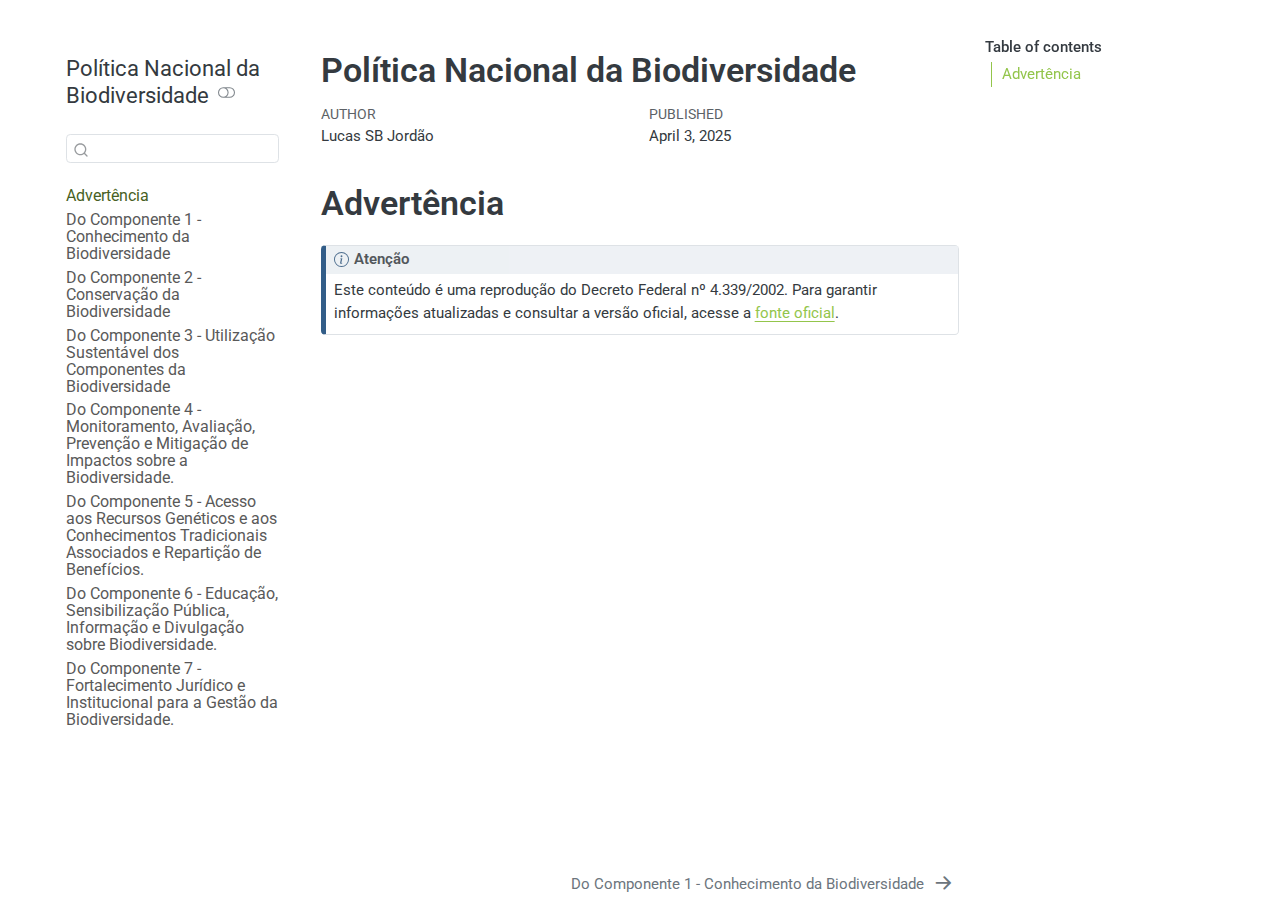
<file: docs/index.html>
<!DOCTYPE html>
<html xmlns="http://www.w3.org/1999/xhtml" lang="en" xml:lang="en"><head>

<meta charset="utf-8">
<meta name="generator" content="quarto-1.4.550">

<meta name="viewport" content="width=device-width, initial-scale=1.0, user-scalable=yes">

<meta name="author" content="Lucas SB Jordão">
<meta name="dcterms.date" content="2025-04-03">

<title>Política Nacional da Biodiversidade</title>
<style>
code{white-space: pre-wrap;}
span.smallcaps{font-variant: small-caps;}
div.columns{display: flex; gap: min(4vw, 1.5em);}
div.column{flex: auto; overflow-x: auto;}
div.hanging-indent{margin-left: 1.5em; text-indent: -1.5em;}
ul.task-list{list-style: none;}
ul.task-list li input[type="checkbox"] {
  width: 0.8em;
  margin: 0 0.8em 0.2em -1em; /* quarto-specific, see https://github.com/quarto-dev/quarto-cli/issues/4556 */ 
  vertical-align: middle;
}
</style>


<script src="site_libs/quarto-nav/quarto-nav.js"></script>
<script src="site_libs/quarto-nav/headroom.min.js"></script>
<script src="site_libs/clipboard/clipboard.min.js"></script>
<script src="site_libs/quarto-search/autocomplete.umd.js"></script>
<script src="site_libs/quarto-search/fuse.min.js"></script>
<script src="site_libs/quarto-search/quarto-search.js"></script>
<meta name="quarto:offset" content="./">
<link href="./do-componente-1-conhecimento-da-biodiversidade.html" rel="next">
<script src="site_libs/quarto-html/quarto.js"></script>
<script src="site_libs/quarto-html/popper.min.js"></script>
<script src="site_libs/quarto-html/tippy.umd.min.js"></script>
<script src="site_libs/quarto-html/anchor.min.js"></script>
<link href="site_libs/quarto-html/tippy.css" rel="stylesheet">
<link href="site_libs/quarto-html/quarto-syntax-highlighting.css" rel="stylesheet" class="quarto-color-scheme" id="quarto-text-highlighting-styles">
<link href="site_libs/quarto-html/quarto-syntax-highlighting-dark.css" rel="prefetch" class="quarto-color-scheme quarto-color-alternate" id="quarto-text-highlighting-styles">
<script src="site_libs/bootstrap/bootstrap.min.js"></script>
<link href="site_libs/bootstrap/bootstrap-icons.css" rel="stylesheet">
<link href="site_libs/bootstrap/bootstrap.min.css" rel="stylesheet" class="quarto-color-scheme" id="quarto-bootstrap" data-mode="light">
<link href="site_libs/bootstrap/bootstrap-dark.min.css" rel="prefetch" class="quarto-color-scheme quarto-color-alternate" id="quarto-bootstrap" data-mode="dark">
<script id="quarto-search-options" type="application/json">{
  "location": "sidebar",
  "copy-button": false,
  "collapse-after": 3,
  "panel-placement": "start",
  "type": "textbox",
  "limit": 50,
  "keyboard-shortcut": [
    "f",
    "/",
    "s"
  ],
  "show-item-context": false,
  "language": {
    "search-no-results-text": "No results",
    "search-matching-documents-text": "matching documents",
    "search-copy-link-title": "Copy link to search",
    "search-hide-matches-text": "Hide additional matches",
    "search-more-match-text": "more match in this document",
    "search-more-matches-text": "more matches in this document",
    "search-clear-button-title": "Clear",
    "search-text-placeholder": "",
    "search-detached-cancel-button-title": "Cancel",
    "search-submit-button-title": "Submit",
    "search-label": "Search"
  }
}</script>
<script async="" src="https://www.googletagmanager.com/gtag/js?id=G-1Z12X1DBFE"></script>

<script type="text/javascript">

window.dataLayer = window.dataLayer || [];
function gtag(){dataLayer.push(arguments);}
gtag('js', new Date());
gtag('config', 'G-1Z12X1DBFE', { 'anonymize_ip': true});
</script>
<script src="nav-arrows.js"></script>


<link rel="stylesheet" href="style.css">
</head>

<body class="nav-sidebar floating">

<div id="quarto-search-results"></div>
  <header id="quarto-header" class="headroom fixed-top">
  <nav class="quarto-secondary-nav">
    <div class="container-fluid d-flex">
      <button type="button" class="quarto-btn-toggle btn" data-bs-toggle="collapse" data-bs-target=".quarto-sidebar-collapse-item" aria-controls="quarto-sidebar" aria-expanded="false" aria-label="Toggle sidebar navigation" onclick="if (window.quartoToggleHeadroom) { window.quartoToggleHeadroom(); }">
        <i class="bi bi-layout-text-sidebar-reverse"></i>
      </button>
        <nav class="quarto-page-breadcrumbs" aria-label="breadcrumb"><ol class="breadcrumb"><li class="breadcrumb-item"><a href="./index.html"><span class="chapter-title">Advertência</span></a></li></ol></nav>
        <a class="flex-grow-1" role="button" data-bs-toggle="collapse" data-bs-target=".quarto-sidebar-collapse-item" aria-controls="quarto-sidebar" aria-expanded="false" aria-label="Toggle sidebar navigation" onclick="if (window.quartoToggleHeadroom) { window.quartoToggleHeadroom(); }">      
        </a>
      <button type="button" class="btn quarto-search-button" aria-label="" onclick="window.quartoOpenSearch();">
        <i class="bi bi-search"></i>
      </button>
    </div>
  </nav>
</header>
<!-- content -->
<div id="quarto-content" class="quarto-container page-columns page-rows-contents page-layout-article">
<!-- sidebar -->
  <nav id="quarto-sidebar" class="sidebar collapse collapse-horizontal quarto-sidebar-collapse-item sidebar-navigation floating overflow-auto">
    <div class="pt-lg-2 mt-2 text-left sidebar-header">
    <div class="sidebar-title mb-0 py-0">
      <a href="./">Política Nacional da Biodiversidade</a> 
        <div class="sidebar-tools-main">
  <a href="" class="quarto-color-scheme-toggle quarto-navigation-tool  px-1" onclick="window.quartoToggleColorScheme(); return false;" title="Toggle dark mode"><i class="bi"></i></a>
</div>
    </div>
      </div>
        <div class="mt-2 flex-shrink-0 align-items-center">
        <div class="sidebar-search">
        <div id="quarto-search" class="" title="Search"></div>
        </div>
        </div>
    <div class="sidebar-menu-container"> 
    <ul class="list-unstyled mt-1">
        <li class="sidebar-item">
  <div class="sidebar-item-container"> 
  <a href="./index.html" class="sidebar-item-text sidebar-link active"><span class="chapter-title">Advertência</span></a>
  </div>
</li>
        <li class="sidebar-item">
  <div class="sidebar-item-container"> 
  <a href="./do-componente-1-conhecimento-da-biodiversidade.html" class="sidebar-item-text sidebar-link"><span class="chapter-title">Do Componente 1 - Conhecimento da Biodiversidade</span></a>
  </div>
</li>
        <li class="sidebar-item">
  <div class="sidebar-item-container"> 
  <a href="./do-componente-2-conservacao-da-biodiversidade.html" class="sidebar-item-text sidebar-link"><span class="chapter-title">Do Componente 2 - Conservação da Biodiversidade</span></a>
  </div>
</li>
        <li class="sidebar-item">
  <div class="sidebar-item-container"> 
  <a href="./do-componente-3-utilizacao-sustentavel-dos-componentes-da-biodiversidade.html" class="sidebar-item-text sidebar-link"><span class="chapter-title">Do Componente 3 - Utilização Sustentável dos Componentes da Biodiversidade</span></a>
  </div>
</li>
        <li class="sidebar-item">
  <div class="sidebar-item-container"> 
  <a href="./do-componente-4-monitoramento-avaliacao-prevencao-e-mitigacao-de-impactos-sobre-a-biodiversidade.html" class="sidebar-item-text sidebar-link"><span class="chapter-title">Do Componente 4 - Monitoramento, Avaliação, Prevenção e Mitigação de Impactos sobre a Biodiversidade.</span></a>
  </div>
</li>
        <li class="sidebar-item">
  <div class="sidebar-item-container"> 
  <a href="./do-componente-5-acesso-aos-recursos-geneticos-e-aos-conhecimentos-tradicionais-associados-e-reparticao-de-beneficios.html" class="sidebar-item-text sidebar-link"><span class="chapter-title">Do Componente 5 - Acesso aos Recursos Genéticos e aos Conhecimentos Tradicionais Associados e Repartição de Benefícios.</span></a>
  </div>
</li>
        <li class="sidebar-item">
  <div class="sidebar-item-container"> 
  <a href="./do-componente-6-educacao-sensibilizacao-publica-informacao-e-divulgacao-sobre-biodiversidade.html" class="sidebar-item-text sidebar-link"><span class="chapter-title">Do Componente 6 - Educação, Sensibilização Pública, Informação e Divulgação sobre Biodiversidade.</span></a>
  </div>
</li>
        <li class="sidebar-item">
  <div class="sidebar-item-container"> 
  <a href="./do-componente-7-fortalecimento-juridico-e-institucional-para-a-gestao-da-biodiversidade.html" class="sidebar-item-text sidebar-link"><span class="chapter-title">Do Componente 7 - Fortalecimento Jurídico e Institucional para a Gestão da Biodiversidade.</span></a>
  </div>
</li>
    </ul>
    </div>
</nav>
<div id="quarto-sidebar-glass" class="quarto-sidebar-collapse-item" data-bs-toggle="collapse" data-bs-target=".quarto-sidebar-collapse-item"></div>
<!-- margin-sidebar -->
    <div id="quarto-margin-sidebar" class="sidebar margin-sidebar">
        <nav id="TOC" role="doc-toc" class="toc-active">
    <h2 id="toc-title">Table of contents</h2>
   
  <ul>
  <li><a href="#advertência" id="toc-advertência" class="nav-link active" data-scroll-target="#advertência">Advertência</a></li>
  </ul>
</nav>
    </div>
<!-- main -->
<main class="content" id="quarto-document-content">

<header id="title-block-header" class="quarto-title-block default">
<div class="quarto-title">
<h1 class="title">Política Nacional da Biodiversidade</h1>
</div>



<div class="quarto-title-meta">

    <div>
    <div class="quarto-title-meta-heading">Author</div>
    <div class="quarto-title-meta-contents">
             <p>Lucas SB Jordão </p>
          </div>
  </div>
    
    <div>
    <div class="quarto-title-meta-heading">Published</div>
    <div class="quarto-title-meta-contents">
      <p class="date">April 3, 2025</p>
    </div>
  </div>
  
    
  </div>
  


</header>


<section id="advertência" class="level1">
<h1>Advertência</h1>
<div class="callout callout-style-default callout-note callout-titled">
<div class="callout-header d-flex align-content-center">
<div class="callout-icon-container">
<i class="callout-icon"></i>
</div>
<div class="callout-title-container flex-fill">
Atenção
</div>
</div>
<div class="callout-body-container callout-body">
<p>Este conteúdo é uma reprodução do Decreto Federal nº 4.339/2002. Para garantir informações atualizadas e consultar a versão oficial, acesse a <a href="https://www.planalto.gov.br/ccivil_03/decreto/2002/D4339.htm">fonte oficial</a>.</p>
</div>
</div>


</section>

</main> <!-- /main -->
<script id="quarto-html-after-body" type="application/javascript">
window.document.addEventListener("DOMContentLoaded", function (event) {
  const toggleBodyColorMode = (bsSheetEl) => {
    const mode = bsSheetEl.getAttribute("data-mode");
    const bodyEl = window.document.querySelector("body");
    if (mode === "dark") {
      bodyEl.classList.add("quarto-dark");
      bodyEl.classList.remove("quarto-light");
    } else {
      bodyEl.classList.add("quarto-light");
      bodyEl.classList.remove("quarto-dark");
    }
  }
  const toggleBodyColorPrimary = () => {
    const bsSheetEl = window.document.querySelector("link#quarto-bootstrap");
    if (bsSheetEl) {
      toggleBodyColorMode(bsSheetEl);
    }
  }
  toggleBodyColorPrimary();  
  const disableStylesheet = (stylesheets) => {
    for (let i=0; i < stylesheets.length; i++) {
      const stylesheet = stylesheets[i];
      stylesheet.rel = 'prefetch';
    }
  }
  const enableStylesheet = (stylesheets) => {
    for (let i=0; i < stylesheets.length; i++) {
      const stylesheet = stylesheets[i];
      stylesheet.rel = 'stylesheet';
    }
  }
  const manageTransitions = (selector, allowTransitions) => {
    const els = window.document.querySelectorAll(selector);
    for (let i=0; i < els.length; i++) {
      const el = els[i];
      if (allowTransitions) {
        el.classList.remove('notransition');
      } else {
        el.classList.add('notransition');
      }
    }
  }
  const toggleGiscusIfUsed = (isAlternate, darkModeDefault) => {
    const baseTheme = document.querySelector('#giscus-base-theme')?.value ?? 'light';
    const alternateTheme = document.querySelector('#giscus-alt-theme')?.value ?? 'dark';
    let newTheme = '';
    if(darkModeDefault) {
      newTheme = isAlternate ? baseTheme : alternateTheme;
    } else {
      newTheme = isAlternate ? alternateTheme : baseTheme;
    }
    const changeGiscusTheme = () => {
      // From: https://github.com/giscus/giscus/issues/336
      const sendMessage = (message) => {
        const iframe = document.querySelector('iframe.giscus-frame');
        if (!iframe) return;
        iframe.contentWindow.postMessage({ giscus: message }, 'https://giscus.app');
      }
      sendMessage({
        setConfig: {
          theme: newTheme
        }
      });
    }
    const isGiscussLoaded = window.document.querySelector('iframe.giscus-frame') !== null;
    if (isGiscussLoaded) {
      changeGiscusTheme();
    }
  }
  const toggleColorMode = (alternate) => {
    // Switch the stylesheets
    const alternateStylesheets = window.document.querySelectorAll('link.quarto-color-scheme.quarto-color-alternate');
    manageTransitions('#quarto-margin-sidebar .nav-link', false);
    if (alternate) {
      enableStylesheet(alternateStylesheets);
      for (const sheetNode of alternateStylesheets) {
        if (sheetNode.id === "quarto-bootstrap") {
          toggleBodyColorMode(sheetNode);
        }
      }
    } else {
      disableStylesheet(alternateStylesheets);
      toggleBodyColorPrimary();
    }
    manageTransitions('#quarto-margin-sidebar .nav-link', true);
    // Switch the toggles
    const toggles = window.document.querySelectorAll('.quarto-color-scheme-toggle');
    for (let i=0; i < toggles.length; i++) {
      const toggle = toggles[i];
      if (toggle) {
        if (alternate) {
          toggle.classList.add("alternate");     
        } else {
          toggle.classList.remove("alternate");
        }
      }
    }
    // Hack to workaround the fact that safari doesn't
    // properly recolor the scrollbar when toggling (#1455)
    if (navigator.userAgent.indexOf('Safari') > 0 && navigator.userAgent.indexOf('Chrome') == -1) {
      manageTransitions("body", false);
      window.scrollTo(0, 1);
      setTimeout(() => {
        window.scrollTo(0, 0);
        manageTransitions("body", true);
      }, 40);  
    }
  }
  const isFileUrl = () => { 
    return window.location.protocol === 'file:';
  }
  const hasAlternateSentinel = () => {  
    let styleSentinel = getColorSchemeSentinel();
    if (styleSentinel !== null) {
      return styleSentinel === "alternate";
    } else {
      return false;
    }
  }
  const setStyleSentinel = (alternate) => {
    const value = alternate ? "alternate" : "default";
    if (!isFileUrl()) {
      window.localStorage.setItem("quarto-color-scheme", value);
    } else {
      localAlternateSentinel = value;
    }
  }
  const getColorSchemeSentinel = () => {
    if (!isFileUrl()) {
      const storageValue = window.localStorage.getItem("quarto-color-scheme");
      return storageValue != null ? storageValue : localAlternateSentinel;
    } else {
      return localAlternateSentinel;
    }
  }
  const darkModeDefault = false;
  let localAlternateSentinel = darkModeDefault ? 'alternate' : 'default';
  // Dark / light mode switch
  window.quartoToggleColorScheme = () => {
    // Read the current dark / light value 
    let toAlternate = !hasAlternateSentinel();
    toggleColorMode(toAlternate);
    setStyleSentinel(toAlternate);
    toggleGiscusIfUsed(toAlternate, darkModeDefault);
  };
  // Ensure there is a toggle, if there isn't float one in the top right
  if (window.document.querySelector('.quarto-color-scheme-toggle') === null) {
    const a = window.document.createElement('a');
    a.classList.add('top-right');
    a.classList.add('quarto-color-scheme-toggle');
    a.href = "";
    a.onclick = function() { try { window.quartoToggleColorScheme(); } catch {} return false; };
    const i = window.document.createElement("i");
    i.classList.add('bi');
    a.appendChild(i);
    window.document.body.appendChild(a);
  }
  // Switch to dark mode if need be
  if (hasAlternateSentinel()) {
    toggleColorMode(true);
  } else {
    toggleColorMode(false);
  }
  const icon = "";
  const anchorJS = new window.AnchorJS();
  anchorJS.options = {
    placement: 'right',
    icon: icon
  };
  anchorJS.add('.anchored');
  const isCodeAnnotation = (el) => {
    for (const clz of el.classList) {
      if (clz.startsWith('code-annotation-')) {                     
        return true;
      }
    }
    return false;
  }
  const clipboard = new window.ClipboardJS('.code-copy-button', {
    text: function(trigger) {
      const codeEl = trigger.previousElementSibling.cloneNode(true);
      for (const childEl of codeEl.children) {
        if (isCodeAnnotation(childEl)) {
          childEl.remove();
        }
      }
      return codeEl.innerText;
    }
  });
  clipboard.on('success', function(e) {
    // button target
    const button = e.trigger;
    // don't keep focus
    button.blur();
    // flash "checked"
    button.classList.add('code-copy-button-checked');
    var currentTitle = button.getAttribute("title");
    button.setAttribute("title", "Copied!");
    let tooltip;
    if (window.bootstrap) {
      button.setAttribute("data-bs-toggle", "tooltip");
      button.setAttribute("data-bs-placement", "left");
      button.setAttribute("data-bs-title", "Copied!");
      tooltip = new bootstrap.Tooltip(button, 
        { trigger: "manual", 
          customClass: "code-copy-button-tooltip",
          offset: [0, -8]});
      tooltip.show();    
    }
    setTimeout(function() {
      if (tooltip) {
        tooltip.hide();
        button.removeAttribute("data-bs-title");
        button.removeAttribute("data-bs-toggle");
        button.removeAttribute("data-bs-placement");
      }
      button.setAttribute("title", currentTitle);
      button.classList.remove('code-copy-button-checked');
    }, 1000);
    // clear code selection
    e.clearSelection();
  });
  function tippyHover(el, contentFn, onTriggerFn, onUntriggerFn) {
    const config = {
      allowHTML: true,
      maxWidth: 500,
      delay: 100,
      arrow: false,
      appendTo: function(el) {
          return el.parentElement;
      },
      interactive: true,
      interactiveBorder: 10,
      theme: 'quarto',
      placement: 'bottom-start',
    };
    if (contentFn) {
      config.content = contentFn;
    }
    if (onTriggerFn) {
      config.onTrigger = onTriggerFn;
    }
    if (onUntriggerFn) {
      config.onUntrigger = onUntriggerFn;
    }
    window.tippy(el, config); 
  }
  const noterefs = window.document.querySelectorAll('a[role="doc-noteref"]');
  for (var i=0; i<noterefs.length; i++) {
    const ref = noterefs[i];
    tippyHover(ref, function() {
      // use id or data attribute instead here
      let href = ref.getAttribute('data-footnote-href') || ref.getAttribute('href');
      try { href = new URL(href).hash; } catch {}
      const id = href.replace(/^#\/?/, "");
      const note = window.document.getElementById(id);
      return note.innerHTML;
    });
  }
  const xrefs = window.document.querySelectorAll('a.quarto-xref');
  const processXRef = (id, note) => {
    // Strip column container classes
    const stripColumnClz = (el) => {
      el.classList.remove("page-full", "page-columns");
      if (el.children) {
        for (const child of el.children) {
          stripColumnClz(child);
        }
      }
    }
    stripColumnClz(note)
    if (id === null || id.startsWith('sec-')) {
      // Special case sections, only their first couple elements
      const container = document.createElement("div");
      if (note.children && note.children.length > 2) {
        container.appendChild(note.children[0].cloneNode(true));
        for (let i = 1; i < note.children.length; i++) {
          const child = note.children[i];
          if (child.tagName === "P" && child.innerText === "") {
            continue;
          } else {
            container.appendChild(child.cloneNode(true));
            break;
          }
        }
        if (window.Quarto?.typesetMath) {
          window.Quarto.typesetMath(container);
        }
        return container.innerHTML
      } else {
        if (window.Quarto?.typesetMath) {
          window.Quarto.typesetMath(note);
        }
        return note.innerHTML;
      }
    } else {
      // Remove any anchor links if they are present
      const anchorLink = note.querySelector('a.anchorjs-link');
      if (anchorLink) {
        anchorLink.remove();
      }
      if (window.Quarto?.typesetMath) {
        window.Quarto.typesetMath(note);
      }
      // TODO in 1.5, we should make sure this works without a callout special case
      if (note.classList.contains("callout")) {
        return note.outerHTML;
      } else {
        return note.innerHTML;
      }
    }
  }
  for (var i=0; i<xrefs.length; i++) {
    const xref = xrefs[i];
    tippyHover(xref, undefined, function(instance) {
      instance.disable();
      let url = xref.getAttribute('href');
      let hash = undefined; 
      if (url.startsWith('#')) {
        hash = url;
      } else {
        try { hash = new URL(url).hash; } catch {}
      }
      if (hash) {
        const id = hash.replace(/^#\/?/, "");
        const note = window.document.getElementById(id);
        if (note !== null) {
          try {
            const html = processXRef(id, note.cloneNode(true));
            instance.setContent(html);
          } finally {
            instance.enable();
            instance.show();
          }
        } else {
          // See if we can fetch this
          fetch(url.split('#')[0])
          .then(res => res.text())
          .then(html => {
            const parser = new DOMParser();
            const htmlDoc = parser.parseFromString(html, "text/html");
            const note = htmlDoc.getElementById(id);
            if (note !== null) {
              const html = processXRef(id, note);
              instance.setContent(html);
            } 
          }).finally(() => {
            instance.enable();
            instance.show();
          });
        }
      } else {
        // See if we can fetch a full url (with no hash to target)
        // This is a special case and we should probably do some content thinning / targeting
        fetch(url)
        .then(res => res.text())
        .then(html => {
          const parser = new DOMParser();
          const htmlDoc = parser.parseFromString(html, "text/html");
          const note = htmlDoc.querySelector('main.content');
          if (note !== null) {
            // This should only happen for chapter cross references
            // (since there is no id in the URL)
            // remove the first header
            if (note.children.length > 0 && note.children[0].tagName === "HEADER") {
              note.children[0].remove();
            }
            const html = processXRef(null, note);
            instance.setContent(html);
          } 
        }).finally(() => {
          instance.enable();
          instance.show();
        });
      }
    }, function(instance) {
    });
  }
      let selectedAnnoteEl;
      const selectorForAnnotation = ( cell, annotation) => {
        let cellAttr = 'data-code-cell="' + cell + '"';
        let lineAttr = 'data-code-annotation="' +  annotation + '"';
        const selector = 'span[' + cellAttr + '][' + lineAttr + ']';
        return selector;
      }
      const selectCodeLines = (annoteEl) => {
        const doc = window.document;
        const targetCell = annoteEl.getAttribute("data-target-cell");
        const targetAnnotation = annoteEl.getAttribute("data-target-annotation");
        const annoteSpan = window.document.querySelector(selectorForAnnotation(targetCell, targetAnnotation));
        const lines = annoteSpan.getAttribute("data-code-lines").split(",");
        const lineIds = lines.map((line) => {
          return targetCell + "-" + line;
        })
        let top = null;
        let height = null;
        let parent = null;
        if (lineIds.length > 0) {
            //compute the position of the single el (top and bottom and make a div)
            const el = window.document.getElementById(lineIds[0]);
            top = el.offsetTop;
            height = el.offsetHeight;
            parent = el.parentElement.parentElement;
          if (lineIds.length > 1) {
            const lastEl = window.document.getElementById(lineIds[lineIds.length - 1]);
            const bottom = lastEl.offsetTop + lastEl.offsetHeight;
            height = bottom - top;
          }
          if (top !== null && height !== null && parent !== null) {
            // cook up a div (if necessary) and position it 
            let div = window.document.getElementById("code-annotation-line-highlight");
            if (div === null) {
              div = window.document.createElement("div");
              div.setAttribute("id", "code-annotation-line-highlight");
              div.style.position = 'absolute';
              parent.appendChild(div);
            }
            div.style.top = top - 2 + "px";
            div.style.height = height + 4 + "px";
            div.style.left = 0;
            let gutterDiv = window.document.getElementById("code-annotation-line-highlight-gutter");
            if (gutterDiv === null) {
              gutterDiv = window.document.createElement("div");
              gutterDiv.setAttribute("id", "code-annotation-line-highlight-gutter");
              gutterDiv.style.position = 'absolute';
              const codeCell = window.document.getElementById(targetCell);
              const gutter = codeCell.querySelector('.code-annotation-gutter');
              gutter.appendChild(gutterDiv);
            }
            gutterDiv.style.top = top - 2 + "px";
            gutterDiv.style.height = height + 4 + "px";
          }
          selectedAnnoteEl = annoteEl;
        }
      };
      const unselectCodeLines = () => {
        const elementsIds = ["code-annotation-line-highlight", "code-annotation-line-highlight-gutter"];
        elementsIds.forEach((elId) => {
          const div = window.document.getElementById(elId);
          if (div) {
            div.remove();
          }
        });
        selectedAnnoteEl = undefined;
      };
        // Handle positioning of the toggle
    window.addEventListener(
      "resize",
      throttle(() => {
        elRect = undefined;
        if (selectedAnnoteEl) {
          selectCodeLines(selectedAnnoteEl);
        }
      }, 10)
    );
    function throttle(fn, ms) {
    let throttle = false;
    let timer;
      return (...args) => {
        if(!throttle) { // first call gets through
            fn.apply(this, args);
            throttle = true;
        } else { // all the others get throttled
            if(timer) clearTimeout(timer); // cancel #2
            timer = setTimeout(() => {
              fn.apply(this, args);
              timer = throttle = false;
            }, ms);
        }
      };
    }
      // Attach click handler to the DT
      const annoteDls = window.document.querySelectorAll('dt[data-target-cell]');
      for (const annoteDlNode of annoteDls) {
        annoteDlNode.addEventListener('click', (event) => {
          const clickedEl = event.target;
          if (clickedEl !== selectedAnnoteEl) {
            unselectCodeLines();
            const activeEl = window.document.querySelector('dt[data-target-cell].code-annotation-active');
            if (activeEl) {
              activeEl.classList.remove('code-annotation-active');
            }
            selectCodeLines(clickedEl);
            clickedEl.classList.add('code-annotation-active');
          } else {
            // Unselect the line
            unselectCodeLines();
            clickedEl.classList.remove('code-annotation-active');
          }
        });
      }
  const findCites = (el) => {
    const parentEl = el.parentElement;
    if (parentEl) {
      const cites = parentEl.dataset.cites;
      if (cites) {
        return {
          el,
          cites: cites.split(' ')
        };
      } else {
        return findCites(el.parentElement)
      }
    } else {
      return undefined;
    }
  };
  var bibliorefs = window.document.querySelectorAll('a[role="doc-biblioref"]');
  for (var i=0; i<bibliorefs.length; i++) {
    const ref = bibliorefs[i];
    const citeInfo = findCites(ref);
    if (citeInfo) {
      tippyHover(citeInfo.el, function() {
        var popup = window.document.createElement('div');
        citeInfo.cites.forEach(function(cite) {
          var citeDiv = window.document.createElement('div');
          citeDiv.classList.add('hanging-indent');
          citeDiv.classList.add('csl-entry');
          var biblioDiv = window.document.getElementById('ref-' + cite);
          if (biblioDiv) {
            citeDiv.innerHTML = biblioDiv.innerHTML;
          }
          popup.appendChild(citeDiv);
        });
        return popup.innerHTML;
      });
    }
  }
});
</script>
<nav class="page-navigation">
  <div class="nav-page nav-page-previous">
  </div>
  <div class="nav-page nav-page-next">
      <a href="./do-componente-1-conhecimento-da-biodiversidade.html" class="pagination-link" aria-label="Do Componente 1 - Conhecimento da Biodiversidade">
        <span class="nav-page-text"><span class="chapter-title">Do Componente 1 - Conhecimento da Biodiversidade</span></span> <i class="bi bi-arrow-right-short"></i>
      </a>
  </div>
</nav>
</div> <!-- /content -->




</body></html>
</file>
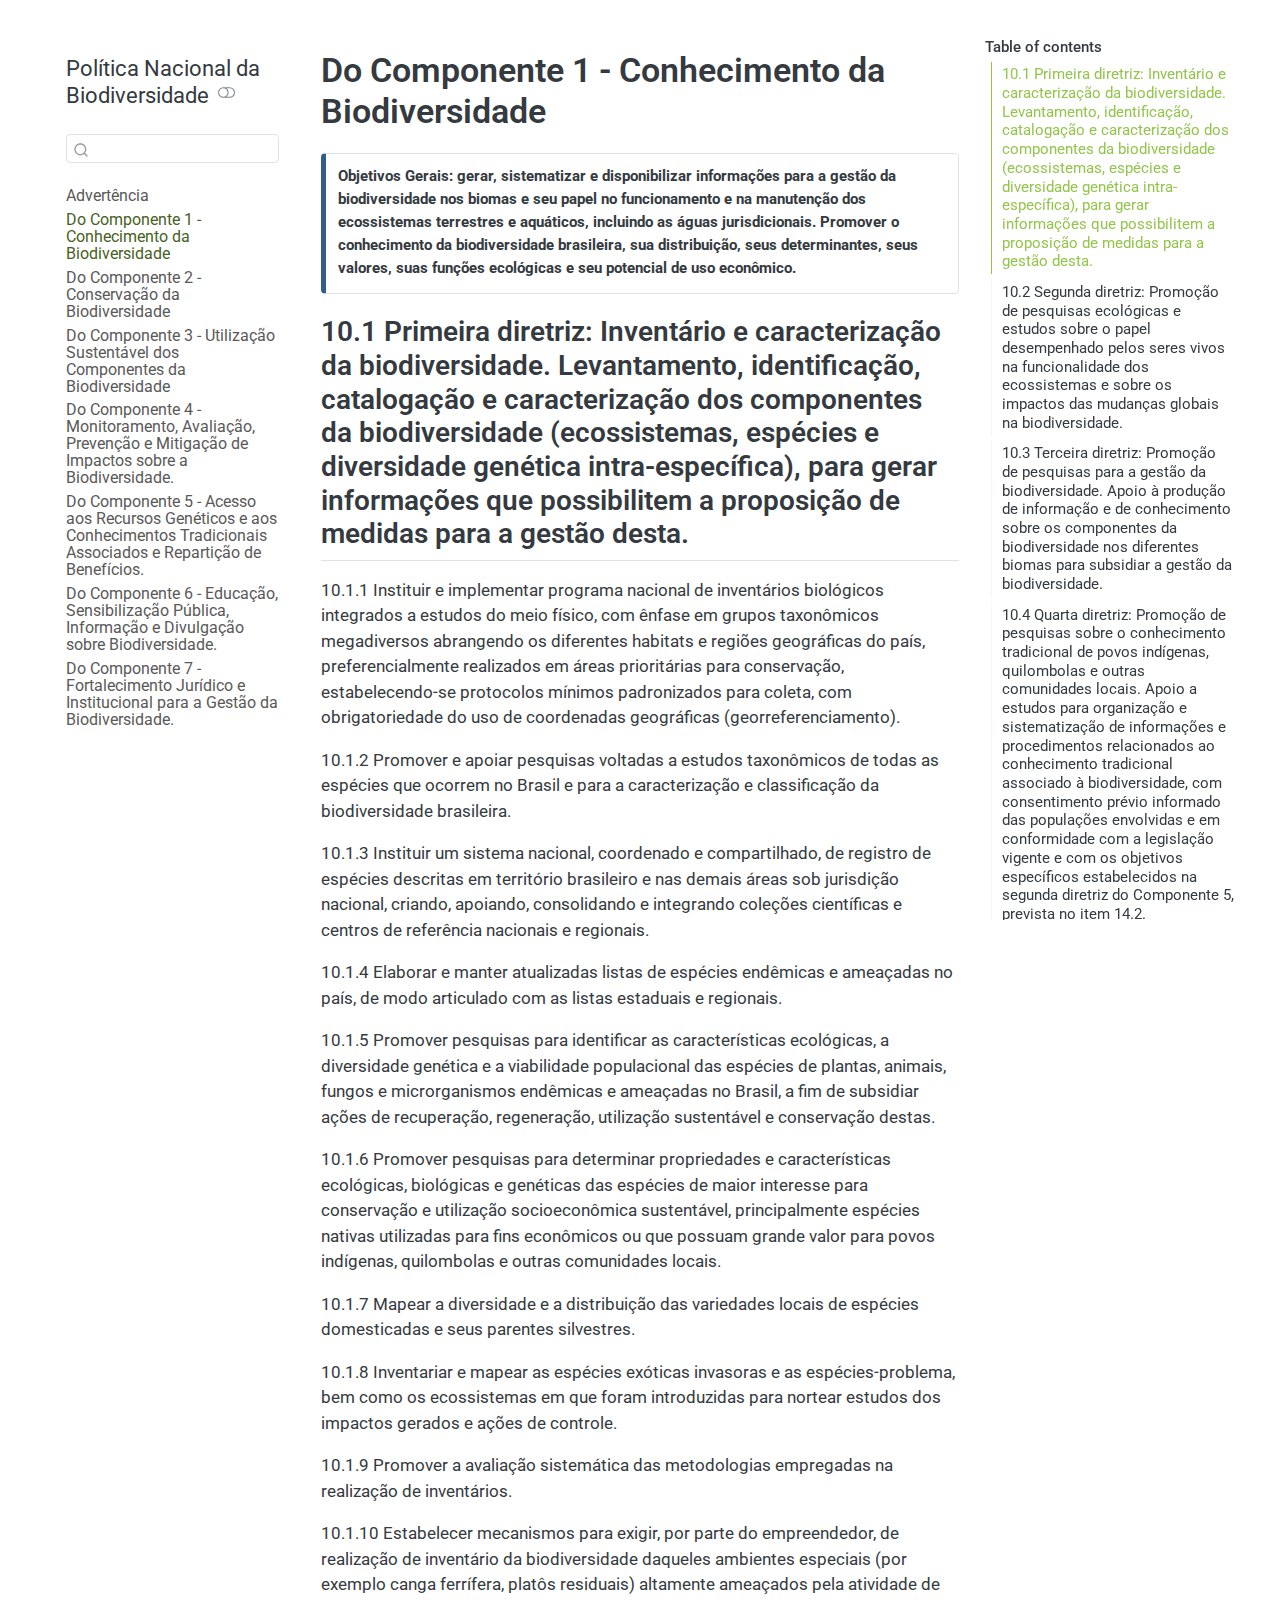
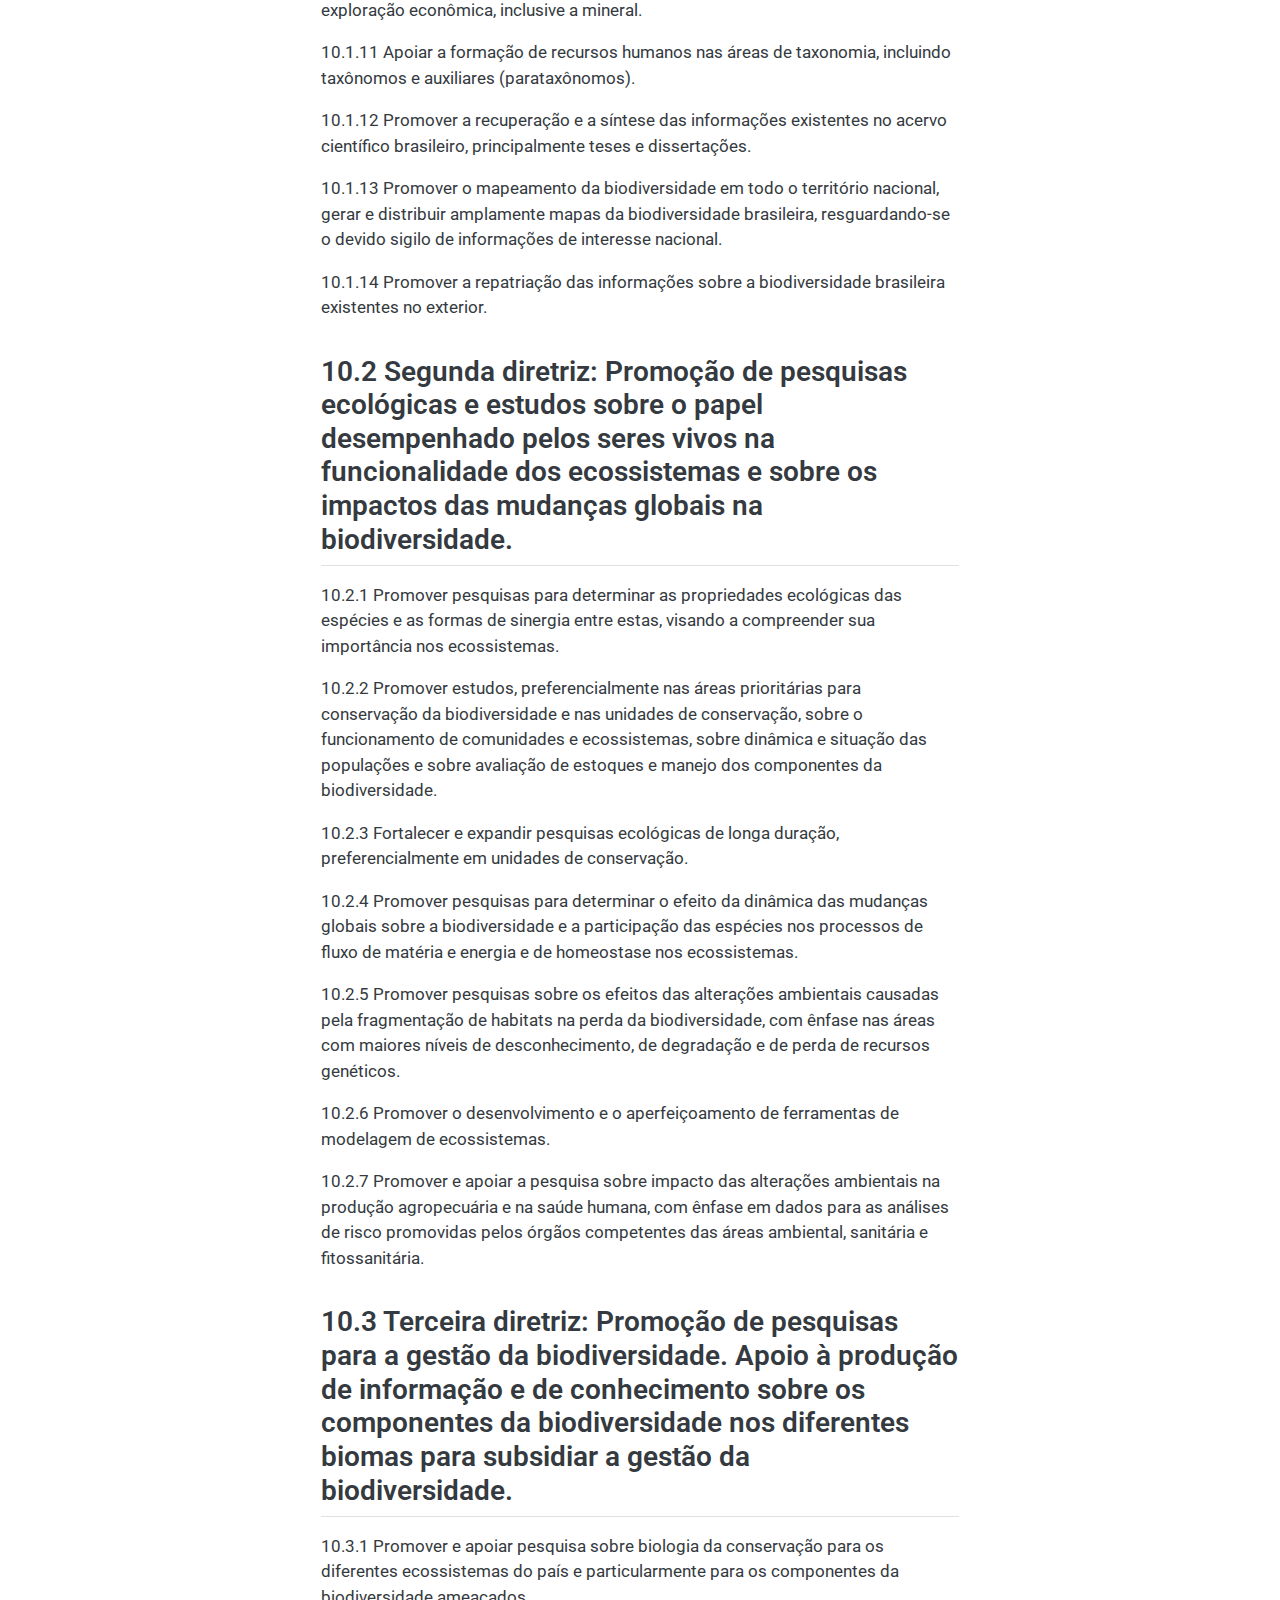
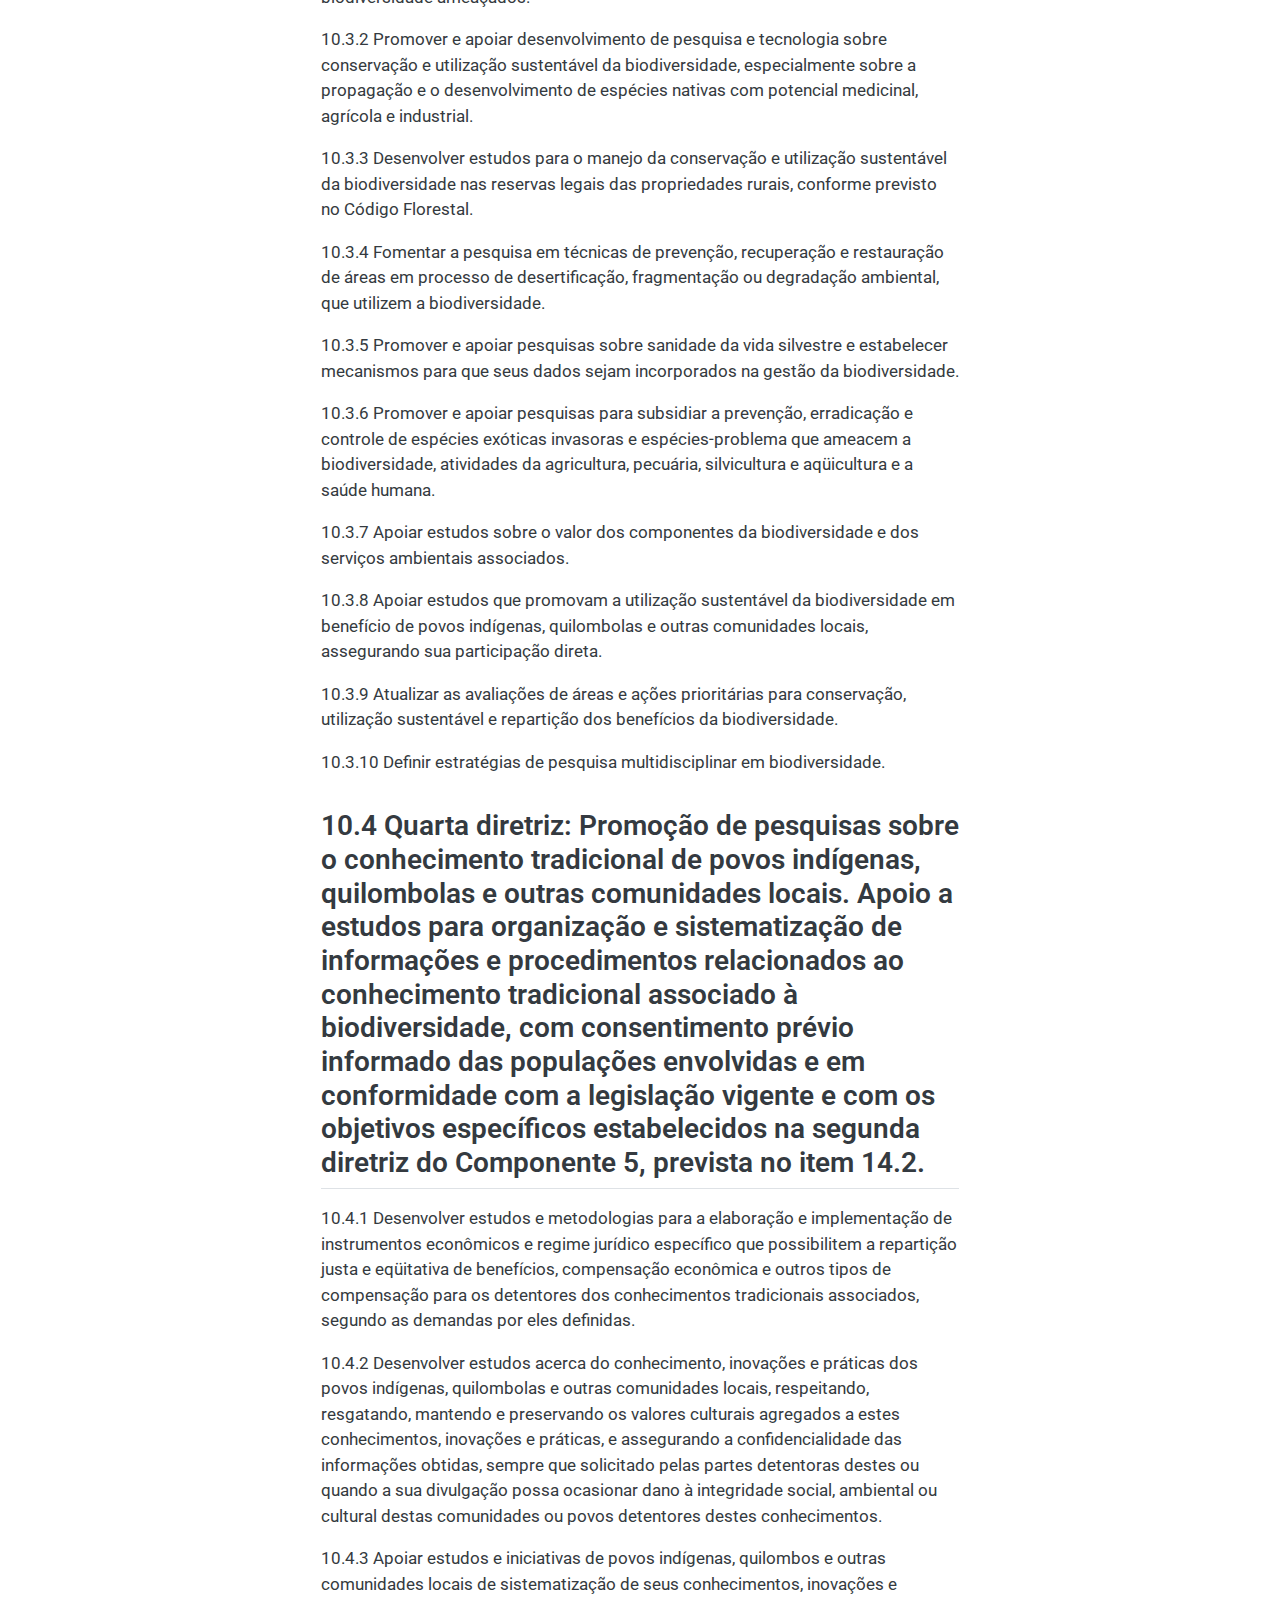
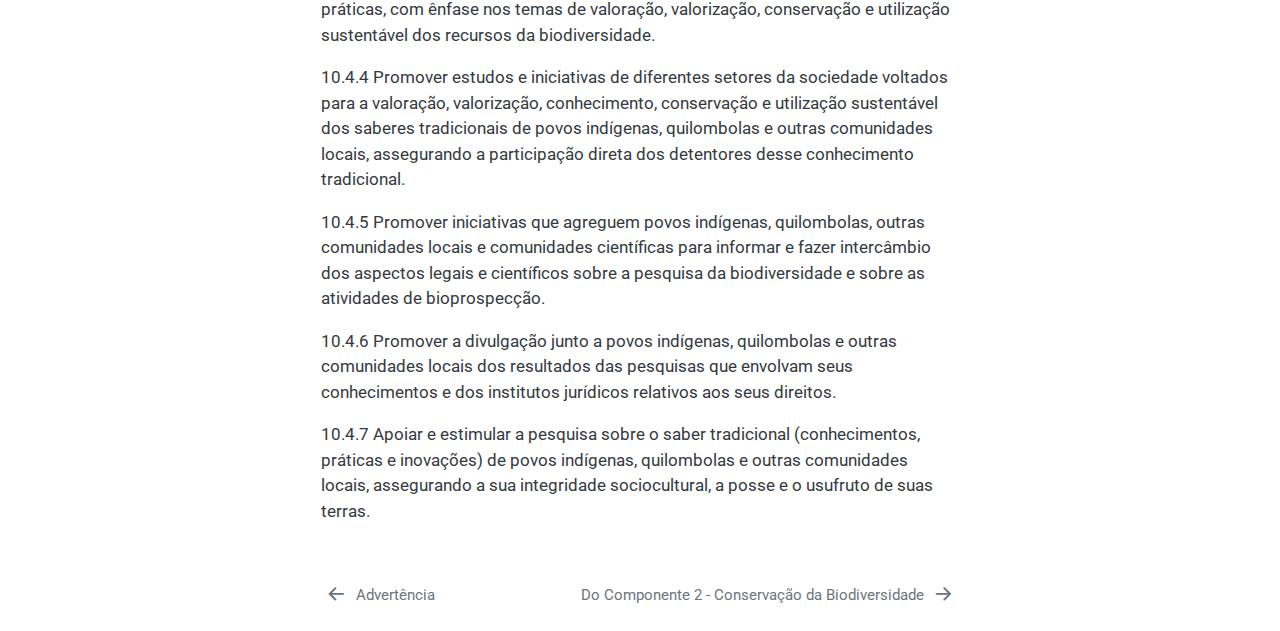
<file: docs/do-componente-1-conhecimento-da-biodiversidade.html>
<!DOCTYPE html>
<html xmlns="http://www.w3.org/1999/xhtml" lang="en" xml:lang="en"><head>

<meta charset="utf-8">
<meta name="generator" content="quarto-1.4.550">

<meta name="viewport" content="width=device-width, initial-scale=1.0, user-scalable=yes">


<title>Política Nacional da Biodiversidade - Do Componente 1 - Conhecimento da Biodiversidade</title>
<style>
code{white-space: pre-wrap;}
span.smallcaps{font-variant: small-caps;}
div.columns{display: flex; gap: min(4vw, 1.5em);}
div.column{flex: auto; overflow-x: auto;}
div.hanging-indent{margin-left: 1.5em; text-indent: -1.5em;}
ul.task-list{list-style: none;}
ul.task-list li input[type="checkbox"] {
  width: 0.8em;
  margin: 0 0.8em 0.2em -1em; /* quarto-specific, see https://github.com/quarto-dev/quarto-cli/issues/4556 */ 
  vertical-align: middle;
}
</style>


<script src="site_libs/quarto-nav/quarto-nav.js"></script>
<script src="site_libs/quarto-nav/headroom.min.js"></script>
<script src="site_libs/clipboard/clipboard.min.js"></script>
<script src="site_libs/quarto-search/autocomplete.umd.js"></script>
<script src="site_libs/quarto-search/fuse.min.js"></script>
<script src="site_libs/quarto-search/quarto-search.js"></script>
<meta name="quarto:offset" content="./">
<link href="./do-componente-2-conservacao-da-biodiversidade.html" rel="next">
<link href="./index.html" rel="prev">
<script src="site_libs/quarto-html/quarto.js"></script>
<script src="site_libs/quarto-html/popper.min.js"></script>
<script src="site_libs/quarto-html/tippy.umd.min.js"></script>
<script src="site_libs/quarto-html/anchor.min.js"></script>
<link href="site_libs/quarto-html/tippy.css" rel="stylesheet">
<link href="site_libs/quarto-html/quarto-syntax-highlighting.css" rel="stylesheet" class="quarto-color-scheme" id="quarto-text-highlighting-styles">
<link href="site_libs/quarto-html/quarto-syntax-highlighting-dark.css" rel="prefetch" class="quarto-color-scheme quarto-color-alternate" id="quarto-text-highlighting-styles">
<script src="site_libs/bootstrap/bootstrap.min.js"></script>
<link href="site_libs/bootstrap/bootstrap-icons.css" rel="stylesheet">
<link href="site_libs/bootstrap/bootstrap.min.css" rel="stylesheet" class="quarto-color-scheme" id="quarto-bootstrap" data-mode="light">
<link href="site_libs/bootstrap/bootstrap-dark.min.css" rel="prefetch" class="quarto-color-scheme quarto-color-alternate" id="quarto-bootstrap" data-mode="dark">
<script id="quarto-search-options" type="application/json">{
  "location": "sidebar",
  "copy-button": false,
  "collapse-after": 3,
  "panel-placement": "start",
  "type": "textbox",
  "limit": 50,
  "keyboard-shortcut": [
    "f",
    "/",
    "s"
  ],
  "show-item-context": false,
  "language": {
    "search-no-results-text": "No results",
    "search-matching-documents-text": "matching documents",
    "search-copy-link-title": "Copy link to search",
    "search-hide-matches-text": "Hide additional matches",
    "search-more-match-text": "more match in this document",
    "search-more-matches-text": "more matches in this document",
    "search-clear-button-title": "Clear",
    "search-text-placeholder": "",
    "search-detached-cancel-button-title": "Cancel",
    "search-submit-button-title": "Submit",
    "search-label": "Search"
  }
}</script>
<script async="" src="https://www.googletagmanager.com/gtag/js?id=G-1Z12X1DBFE"></script>

<script type="text/javascript">

window.dataLayer = window.dataLayer || [];
function gtag(){dataLayer.push(arguments);}
gtag('js', new Date());
gtag('config', 'G-1Z12X1DBFE', { 'anonymize_ip': true});
</script>
<script src="nav-arrows.js"></script>


<link rel="stylesheet" href="style.css">
</head>

<body class="nav-sidebar floating">

<div id="quarto-search-results"></div>
  <header id="quarto-header" class="headroom fixed-top">
  <nav class="quarto-secondary-nav">
    <div class="container-fluid d-flex">
      <button type="button" class="quarto-btn-toggle btn" data-bs-toggle="collapse" data-bs-target=".quarto-sidebar-collapse-item" aria-controls="quarto-sidebar" aria-expanded="false" aria-label="Toggle sidebar navigation" onclick="if (window.quartoToggleHeadroom) { window.quartoToggleHeadroom(); }">
        <i class="bi bi-layout-text-sidebar-reverse"></i>
      </button>
        <nav class="quarto-page-breadcrumbs" aria-label="breadcrumb"><ol class="breadcrumb"><li class="breadcrumb-item"><a href="./do-componente-1-conhecimento-da-biodiversidade.html"><span class="chapter-title">Do Componente 1 - Conhecimento da Biodiversidade</span></a></li></ol></nav>
        <a class="flex-grow-1" role="button" data-bs-toggle="collapse" data-bs-target=".quarto-sidebar-collapse-item" aria-controls="quarto-sidebar" aria-expanded="false" aria-label="Toggle sidebar navigation" onclick="if (window.quartoToggleHeadroom) { window.quartoToggleHeadroom(); }">      
        </a>
      <button type="button" class="btn quarto-search-button" aria-label="" onclick="window.quartoOpenSearch();">
        <i class="bi bi-search"></i>
      </button>
    </div>
  </nav>
</header>
<!-- content -->
<div id="quarto-content" class="quarto-container page-columns page-rows-contents page-layout-article">
<!-- sidebar -->
  <nav id="quarto-sidebar" class="sidebar collapse collapse-horizontal quarto-sidebar-collapse-item sidebar-navigation floating overflow-auto">
    <div class="pt-lg-2 mt-2 text-left sidebar-header">
    <div class="sidebar-title mb-0 py-0">
      <a href="./">Política Nacional da Biodiversidade</a> 
        <div class="sidebar-tools-main">
  <a href="" class="quarto-color-scheme-toggle quarto-navigation-tool  px-1" onclick="window.quartoToggleColorScheme(); return false;" title="Toggle dark mode"><i class="bi"></i></a>
</div>
    </div>
      </div>
        <div class="mt-2 flex-shrink-0 align-items-center">
        <div class="sidebar-search">
        <div id="quarto-search" class="" title="Search"></div>
        </div>
        </div>
    <div class="sidebar-menu-container"> 
    <ul class="list-unstyled mt-1">
        <li class="sidebar-item">
  <div class="sidebar-item-container"> 
  <a href="./index.html" class="sidebar-item-text sidebar-link"><span class="chapter-title">Advertência</span></a>
  </div>
</li>
        <li class="sidebar-item">
  <div class="sidebar-item-container"> 
  <a href="./do-componente-1-conhecimento-da-biodiversidade.html" class="sidebar-item-text sidebar-link active"><span class="chapter-title">Do Componente 1 - Conhecimento da Biodiversidade</span></a>
  </div>
</li>
        <li class="sidebar-item">
  <div class="sidebar-item-container"> 
  <a href="./do-componente-2-conservacao-da-biodiversidade.html" class="sidebar-item-text sidebar-link"><span class="chapter-title">Do Componente 2 - Conservação da Biodiversidade</span></a>
  </div>
</li>
        <li class="sidebar-item">
  <div class="sidebar-item-container"> 
  <a href="./do-componente-3-utilizacao-sustentavel-dos-componentes-da-biodiversidade.html" class="sidebar-item-text sidebar-link"><span class="chapter-title">Do Componente 3 - Utilização Sustentável dos Componentes da Biodiversidade</span></a>
  </div>
</li>
        <li class="sidebar-item">
  <div class="sidebar-item-container"> 
  <a href="./do-componente-4-monitoramento-avaliacao-prevencao-e-mitigacao-de-impactos-sobre-a-biodiversidade.html" class="sidebar-item-text sidebar-link"><span class="chapter-title">Do Componente 4 - Monitoramento, Avaliação, Prevenção e Mitigação de Impactos sobre a Biodiversidade.</span></a>
  </div>
</li>
        <li class="sidebar-item">
  <div class="sidebar-item-container"> 
  <a href="./do-componente-5-acesso-aos-recursos-geneticos-e-aos-conhecimentos-tradicionais-associados-e-reparticao-de-beneficios.html" class="sidebar-item-text sidebar-link"><span class="chapter-title">Do Componente 5 - Acesso aos Recursos Genéticos e aos Conhecimentos Tradicionais Associados e Repartição de Benefícios.</span></a>
  </div>
</li>
        <li class="sidebar-item">
  <div class="sidebar-item-container"> 
  <a href="./do-componente-6-educacao-sensibilizacao-publica-informacao-e-divulgacao-sobre-biodiversidade.html" class="sidebar-item-text sidebar-link"><span class="chapter-title">Do Componente 6 - Educação, Sensibilização Pública, Informação e Divulgação sobre Biodiversidade.</span></a>
  </div>
</li>
        <li class="sidebar-item">
  <div class="sidebar-item-container"> 
  <a href="./do-componente-7-fortalecimento-juridico-e-institucional-para-a-gestao-da-biodiversidade.html" class="sidebar-item-text sidebar-link"><span class="chapter-title">Do Componente 7 - Fortalecimento Jurídico e Institucional para a Gestão da Biodiversidade.</span></a>
  </div>
</li>
    </ul>
    </div>
</nav>
<div id="quarto-sidebar-glass" class="quarto-sidebar-collapse-item" data-bs-toggle="collapse" data-bs-target=".quarto-sidebar-collapse-item"></div>
<!-- margin-sidebar -->
    <div id="quarto-margin-sidebar" class="sidebar margin-sidebar">
        <nav id="TOC" role="doc-toc" class="toc-active">
    <h2 id="toc-title">Table of contents</h2>
   
  <ul>
  <li><a href="#primeira-diretriz-inventário-e-caracterização-da-biodiversidade.-levantamento-identificação-catalogação-e-caracterização-dos-componentes-da-biodiversidade-ecossistemas-espécies-e-diversidade-genética-intra-específica-para-gerar-informações-que-possibilitem-a-proposição-de-medidas-para-a-gestão-desta." id="toc-primeira-diretriz-inventário-e-caracterização-da-biodiversidade.-levantamento-identificação-catalogação-e-caracterização-dos-componentes-da-biodiversidade-ecossistemas-espécies-e-diversidade-genética-intra-específica-para-gerar-informações-que-possibilitem-a-proposição-de-medidas-para-a-gestão-desta." class="nav-link active" data-scroll-target="#primeira-diretriz-inventário-e-caracterização-da-biodiversidade.-levantamento-identificação-catalogação-e-caracterização-dos-componentes-da-biodiversidade-ecossistemas-espécies-e-diversidade-genética-intra-específica-para-gerar-informações-que-possibilitem-a-proposição-de-medidas-para-a-gestão-desta.">10.1 Primeira diretriz: Inventário e caracterização da biodiversidade. Levantamento, identificação, catalogação e caracterização dos componentes da biodiversidade (ecossistemas, espécies e diversidade genética intra-específica), para gerar informações que possibilitem a proposição de medidas para a gestão desta.</a></li>
  <li><a href="#segunda-diretriz-promoção-de-pesquisas-ecológicas-e-estudos-sobre-o-papel-desempenhado-pelos-seres-vivos-na-funcionalidade-dos-ecossistemas-e-sobre-os-impactos-das-mudanças-globais-na-biodiversidade." id="toc-segunda-diretriz-promoção-de-pesquisas-ecológicas-e-estudos-sobre-o-papel-desempenhado-pelos-seres-vivos-na-funcionalidade-dos-ecossistemas-e-sobre-os-impactos-das-mudanças-globais-na-biodiversidade." class="nav-link" data-scroll-target="#segunda-diretriz-promoção-de-pesquisas-ecológicas-e-estudos-sobre-o-papel-desempenhado-pelos-seres-vivos-na-funcionalidade-dos-ecossistemas-e-sobre-os-impactos-das-mudanças-globais-na-biodiversidade.">10.2 Segunda diretriz: Promoção de pesquisas ecológicas e estudos sobre o papel desempenhado pelos seres vivos na funcionalidade dos ecossistemas e sobre os impactos das mudanças globais na biodiversidade.</a></li>
  <li><a href="#terceira-diretriz-promoção-de-pesquisas-para-a-gestão-da-biodiversidade.-apoio-à-produção-de-informação-e-de-conhecimento-sobre-os-componentes-da-biodiversidade-nos-diferentes-biomas-para-subsidiar-a-gestão-da-biodiversidade." id="toc-terceira-diretriz-promoção-de-pesquisas-para-a-gestão-da-biodiversidade.-apoio-à-produção-de-informação-e-de-conhecimento-sobre-os-componentes-da-biodiversidade-nos-diferentes-biomas-para-subsidiar-a-gestão-da-biodiversidade." class="nav-link" data-scroll-target="#terceira-diretriz-promoção-de-pesquisas-para-a-gestão-da-biodiversidade.-apoio-à-produção-de-informação-e-de-conhecimento-sobre-os-componentes-da-biodiversidade-nos-diferentes-biomas-para-subsidiar-a-gestão-da-biodiversidade.">10.3 Terceira diretriz: Promoção de pesquisas para a gestão da biodiversidade. Apoio à produção de informação e de conhecimento sobre os componentes da biodiversidade nos diferentes biomas para subsidiar a gestão da biodiversidade.</a></li>
  <li><a href="#quarta-diretriz-promoção-de-pesquisas-sobre-o-conhecimento-tradicional-de-povos-indígenas-quilombolas-e-outras-comunidades-locais.-apoio-a-estudos-para-organização-e-sistematização-de-informações-e-procedimentos-relacionados-ao-conhecimento-tradicional-associado-à-biodiversidade-com-consentimento-prévio-informado-das-populações-envolvidas-e-em-conformidade-com-a-legislação-vigente-e-com-os-objetivos-específicos-estabelecidos-na-segunda-diretriz-do-componente-5-prevista-no-item-14.2." id="toc-quarta-diretriz-promoção-de-pesquisas-sobre-o-conhecimento-tradicional-de-povos-indígenas-quilombolas-e-outras-comunidades-locais.-apoio-a-estudos-para-organização-e-sistematização-de-informações-e-procedimentos-relacionados-ao-conhecimento-tradicional-associado-à-biodiversidade-com-consentimento-prévio-informado-das-populações-envolvidas-e-em-conformidade-com-a-legislação-vigente-e-com-os-objetivos-específicos-estabelecidos-na-segunda-diretriz-do-componente-5-prevista-no-item-14.2." class="nav-link" data-scroll-target="#quarta-diretriz-promoção-de-pesquisas-sobre-o-conhecimento-tradicional-de-povos-indígenas-quilombolas-e-outras-comunidades-locais.-apoio-a-estudos-para-organização-e-sistematização-de-informações-e-procedimentos-relacionados-ao-conhecimento-tradicional-associado-à-biodiversidade-com-consentimento-prévio-informado-das-populações-envolvidas-e-em-conformidade-com-a-legislação-vigente-e-com-os-objetivos-específicos-estabelecidos-na-segunda-diretriz-do-componente-5-prevista-no-item-14.2.">10.4 Quarta diretriz: Promoção de pesquisas sobre o conhecimento tradicional de povos indígenas, quilombolas e outras comunidades locais. Apoio a estudos para organização e sistematização de informações e procedimentos relacionados ao conhecimento tradicional associado à biodiversidade, com consentimento prévio informado das populações envolvidas e em conformidade com a legislação vigente e com os objetivos específicos estabelecidos na segunda diretriz do Componente 5, prevista no item 14.2.</a></li>
  </ul>
</nav>
    </div>
<!-- main -->
<main class="content" id="quarto-document-content">

<header id="title-block-header" class="quarto-title-block default">
<div class="quarto-title">
<h1 class="title"><span class="chapter-title">Do Componente 1 - Conhecimento da Biodiversidade</span></h1>
</div>



<div class="quarto-title-meta">

    
  
    
  </div>
  


</header>


<div class="callout callout-style-simple callout-note no-icon">
<div class="callout-body d-flex">
<div class="callout-icon-container">
<i class="callout-icon no-icon"></i>
</div>
<div class="callout-body-container">
<p><strong>Objetivos Gerais: gerar, sistematizar e disponibilizar informações para a gestão da biodiversidade nos biomas e seu papel no funcionamento e na manutenção dos ecossistemas terrestres e aquáticos, incluindo as águas jurisdicionais. Promover o conhecimento da biodiversidade brasileira, sua distribuição, seus determinantes, seus valores, suas funções ecológicas e seu potencial de uso econômico.</strong></p>
</div>
</div>
</div>
<section id="primeira-diretriz-inventário-e-caracterização-da-biodiversidade.-levantamento-identificação-catalogação-e-caracterização-dos-componentes-da-biodiversidade-ecossistemas-espécies-e-diversidade-genética-intra-específica-para-gerar-informações-que-possibilitem-a-proposição-de-medidas-para-a-gestão-desta." class="level2">
<h2 class="anchored" data-anchor-id="primeira-diretriz-inventário-e-caracterização-da-biodiversidade.-levantamento-identificação-catalogação-e-caracterização-dos-componentes-da-biodiversidade-ecossistemas-espécies-e-diversidade-genética-intra-específica-para-gerar-informações-que-possibilitem-a-proposição-de-medidas-para-a-gestão-desta.">10.1 Primeira diretriz: Inventário e caracterização da biodiversidade. Levantamento, identificação, catalogação e caracterização dos componentes da biodiversidade (ecossistemas, espécies e diversidade genética intra-específica), para gerar informações que possibilitem a proposição de medidas para a gestão desta.</h2>
<p>10.1.1 Instituir e implementar programa nacional de inventários biológicos integrados a estudos do meio físico, com ênfase em grupos taxonômicos megadiversos abrangendo os diferentes habitats e regiões geográficas do país, preferencialmente realizados em áreas prioritárias para conservação, estabelecendo-se protocolos mínimos padronizados para coleta, com obrigatoriedade do uso de coordenadas geográficas (georreferenciamento).</p>
<p>10.1.2 Promover e apoiar pesquisas voltadas a estudos taxonômicos de todas as espécies que ocorrem no Brasil e para a caracterização e classificação da biodiversidade brasileira.</p>
<p>10.1.3 Instituir um sistema nacional, coordenado e compartilhado, de registro de espécies descritas em território brasileiro e nas demais áreas sob jurisdição nacional, criando, apoiando, consolidando e integrando coleções científicas e centros de referência nacionais e regionais.</p>
<p>10.1.4 Elaborar e manter atualizadas listas de espécies endêmicas e ameaçadas no país, de modo articulado com as listas estaduais e regionais.</p>
<p>10.1.5 Promover pesquisas para identificar as características ecológicas, a diversidade genética e a viabilidade populacional das espécies de plantas, animais, fungos e microrganismos endêmicas e ameaçadas no Brasil, a fim de subsidiar ações de recuperação, regeneração, utilização sustentável e conservação destas.</p>
<p>10.1.6 Promover pesquisas para determinar propriedades e características ecológicas, biológicas e genéticas das espécies de maior interesse para conservação e utilização socioeconômica sustentável, principalmente espécies nativas utilizadas para fins econômicos ou que possuam grande valor para povos indígenas, quilombolas e outras comunidades locais.</p>
<p>10.1.7 Mapear a diversidade e a distribuição das variedades locais de espécies domesticadas e seus parentes silvestres.</p>
<p>10.1.8 Inventariar e mapear as espécies exóticas invasoras e as espécies-problema, bem como os ecossistemas em que foram introduzidas para nortear estudos dos impactos gerados e ações de controle.</p>
<p>10.1.9 Promover a avaliação sistemática das metodologias empregadas na realização de inventários.</p>
<p>10.1.10 Estabelecer mecanismos para exigir, por parte do empreendedor, de realização de inventário da biodiversidade daqueles ambientes especiais (por exemplo canga ferrífera, platôs residuais) altamente ameaçados pela atividade de exploração econômica, inclusive a mineral.</p>
<p>10.1.11 Apoiar a formação de recursos humanos nas áreas de taxonomia, incluindo taxônomos e auxiliares (parataxônomos).</p>
<p>10.1.12 Promover a recuperação e a síntese das informações existentes no acervo científico brasileiro, principalmente teses e dissertações.</p>
<p>10.1.13 Promover o mapeamento da biodiversidade em todo o território nacional, gerar e distribuir amplamente mapas da biodiversidade brasileira, resguardando-se o devido sigilo de informações de interesse nacional.</p>
<p>10.1.14 Promover a repatriação das informações sobre a biodiversidade brasileira existentes no exterior.</p>
</section>
<section id="segunda-diretriz-promoção-de-pesquisas-ecológicas-e-estudos-sobre-o-papel-desempenhado-pelos-seres-vivos-na-funcionalidade-dos-ecossistemas-e-sobre-os-impactos-das-mudanças-globais-na-biodiversidade." class="level2">
<h2 class="anchored" data-anchor-id="segunda-diretriz-promoção-de-pesquisas-ecológicas-e-estudos-sobre-o-papel-desempenhado-pelos-seres-vivos-na-funcionalidade-dos-ecossistemas-e-sobre-os-impactos-das-mudanças-globais-na-biodiversidade.">10.2 Segunda diretriz: Promoção de pesquisas ecológicas e estudos sobre o papel desempenhado pelos seres vivos na funcionalidade dos ecossistemas e sobre os impactos das mudanças globais na biodiversidade.</h2>
<p>10.2.1 Promover pesquisas para determinar as propriedades ecológicas das espécies e as formas de sinergia entre estas, visando a compreender sua importância nos ecossistemas.</p>
<p>10.2.2 Promover estudos, preferencialmente nas áreas prioritárias para conservação da biodiversidade e nas unidades de conservação, sobre o funcionamento de comunidades e ecossistemas, sobre dinâmica e situação das populações e sobre avaliação de estoques e manejo dos componentes da biodiversidade.</p>
<p>10.2.3 Fortalecer e expandir pesquisas ecológicas de longa duração, preferencialmente em unidades de conservação.</p>
<p>10.2.4 Promover pesquisas para determinar o efeito da dinâmica das mudanças globais sobre a biodiversidade e a participação das espécies nos processos de fluxo de matéria e energia e de homeostase nos ecossistemas.</p>
<p>10.2.5 Promover pesquisas sobre os efeitos das alterações ambientais causadas pela fragmentação de habitats na perda da biodiversidade, com ênfase nas áreas com maiores níveis de desconhecimento, de degradação e de perda de recursos genéticos.</p>
<p>10.2.6 Promover o desenvolvimento e o aperfeiçoamento de ferramentas de modelagem de ecossistemas.</p>
<p>10.2.7 Promover e apoiar a pesquisa sobre impacto das alterações ambientais na produção agropecuária e na saúde humana, com ênfase em dados para as análises de risco promovidas pelos órgãos competentes das áreas ambiental, sanitária e fitossanitária.</p>
</section>
<section id="terceira-diretriz-promoção-de-pesquisas-para-a-gestão-da-biodiversidade.-apoio-à-produção-de-informação-e-de-conhecimento-sobre-os-componentes-da-biodiversidade-nos-diferentes-biomas-para-subsidiar-a-gestão-da-biodiversidade." class="level2">
<h2 class="anchored" data-anchor-id="terceira-diretriz-promoção-de-pesquisas-para-a-gestão-da-biodiversidade.-apoio-à-produção-de-informação-e-de-conhecimento-sobre-os-componentes-da-biodiversidade-nos-diferentes-biomas-para-subsidiar-a-gestão-da-biodiversidade.">10.3 Terceira diretriz: Promoção de pesquisas para a gestão da biodiversidade. Apoio à produção de informação e de conhecimento sobre os componentes da biodiversidade nos diferentes biomas para subsidiar a gestão da biodiversidade.</h2>
<p>10.3.1 Promover e apoiar pesquisa sobre biologia da conservação para os diferentes ecossistemas do país e particularmente para os componentes da biodiversidade ameaçados.</p>
<p>10.3.2 Promover e apoiar desenvolvimento de pesquisa e tecnologia sobre conservação e utilização sustentável da biodiversidade, especialmente sobre a propagação e o desenvolvimento de espécies nativas com potencial medicinal, agrícola e industrial.</p>
<p>10.3.3 Desenvolver estudos para o manejo da conservação e utilização sustentável da biodiversidade nas reservas legais das propriedades rurais, conforme previsto no Código Florestal.</p>
<p>10.3.4 Fomentar a pesquisa em técnicas de prevenção, recuperação e restauração de áreas em processo de desertificação, fragmentação ou degradação ambiental, que utilizem a biodiversidade.</p>
<p>10.3.5 Promover e apoiar pesquisas sobre sanidade da vida silvestre e estabelecer mecanismos para que seus dados sejam incorporados na gestão da biodiversidade.</p>
<p>10.3.6 Promover e apoiar pesquisas para subsidiar a prevenção, erradicação e controle de espécies exóticas invasoras e espécies-problema que ameacem a biodiversidade, atividades da agricultura, pecuária, silvicultura e aqüicultura e a saúde humana.</p>
<p>10.3.7 Apoiar estudos sobre o valor dos componentes da biodiversidade e dos serviços ambientais associados.</p>
<p>10.3.8 Apoiar estudos que promovam a utilização sustentável da biodiversidade em benefício de povos indígenas, quilombolas e outras comunidades locais, assegurando sua participação direta.</p>
<p>10.3.9 Atualizar as avaliações de áreas e ações prioritárias para conservação, utilização sustentável e repartição dos benefícios da biodiversidade.</p>
<p>10.3.10 Definir estratégias de pesquisa multidisciplinar em biodiversidade.</p>
</section>
<section id="quarta-diretriz-promoção-de-pesquisas-sobre-o-conhecimento-tradicional-de-povos-indígenas-quilombolas-e-outras-comunidades-locais.-apoio-a-estudos-para-organização-e-sistematização-de-informações-e-procedimentos-relacionados-ao-conhecimento-tradicional-associado-à-biodiversidade-com-consentimento-prévio-informado-das-populações-envolvidas-e-em-conformidade-com-a-legislação-vigente-e-com-os-objetivos-específicos-estabelecidos-na-segunda-diretriz-do-componente-5-prevista-no-item-14.2." class="level2">
<h2 class="anchored" data-anchor-id="quarta-diretriz-promoção-de-pesquisas-sobre-o-conhecimento-tradicional-de-povos-indígenas-quilombolas-e-outras-comunidades-locais.-apoio-a-estudos-para-organização-e-sistematização-de-informações-e-procedimentos-relacionados-ao-conhecimento-tradicional-associado-à-biodiversidade-com-consentimento-prévio-informado-das-populações-envolvidas-e-em-conformidade-com-a-legislação-vigente-e-com-os-objetivos-específicos-estabelecidos-na-segunda-diretriz-do-componente-5-prevista-no-item-14.2.">10.4 Quarta diretriz: Promoção de pesquisas sobre o conhecimento tradicional de povos indígenas, quilombolas e outras comunidades locais. Apoio a estudos para organização e sistematização de informações e procedimentos relacionados ao conhecimento tradicional associado à biodiversidade, com consentimento prévio informado das populações envolvidas e em conformidade com a legislação vigente e com os objetivos específicos estabelecidos na segunda diretriz do Componente 5, prevista no item 14.2.</h2>
<p>10.4.1 Desenvolver estudos e metodologias para a elaboração e implementação de instrumentos econômicos e regime jurídico específico que possibilitem a repartição justa e eqüitativa de benefícios, compensação econômica e outros tipos de compensação para os detentores dos conhecimentos tradicionais associados, segundo as demandas por eles definidas.</p>
<p>10.4.2 Desenvolver estudos acerca do conhecimento, inovações e práticas dos povos indígenas, quilombolas e outras comunidades locais, respeitando, resgatando, mantendo e preservando os valores culturais agregados a estes conhecimentos, inovações e práticas, e assegurando a confidencialidade das informações obtidas, sempre que solicitado pelas partes detentoras destes ou quando a sua divulgação possa ocasionar dano à integridade social, ambiental ou cultural destas comunidades ou povos detentores destes conhecimentos.</p>
<p>10.4.3 Apoiar estudos e iniciativas de povos indígenas, quilombos e outras comunidades locais de sistematização de seus conhecimentos, inovações e práticas, com ênfase nos temas de valoração, valorização, conservação e utilização sustentável dos recursos da biodiversidade.</p>
<p>10.4.4 Promover estudos e iniciativas de diferentes setores da sociedade voltados para a valoração, valorização, conhecimento, conservação e utilização sustentável dos saberes tradicionais de povos indígenas, quilombolas e outras comunidades locais, assegurando a participação direta dos detentores desse conhecimento tradicional.</p>
<p>10.4.5 Promover iniciativas que agreguem povos indígenas, quilombolas, outras comunidades locais e comunidades científicas para informar e fazer intercâmbio dos aspectos legais e científicos sobre a pesquisa da biodiversidade e sobre as atividades de bioprospecção.</p>
<p>10.4.6 Promover a divulgação junto a povos indígenas, quilombolas e outras comunidades locais dos resultados das pesquisas que envolvam seus conhecimentos e dos institutos jurídicos relativos aos seus direitos.</p>
<p>10.4.7 Apoiar e estimular a pesquisa sobre o saber tradicional (conhecimentos, práticas e inovações) de povos indígenas, quilombolas e outras comunidades locais, assegurando a sua integridade sociocultural, a posse e o usufruto de suas terras.</p>


</section>

</main> <!-- /main -->
<script id="quarto-html-after-body" type="application/javascript">
window.document.addEventListener("DOMContentLoaded", function (event) {
  const toggleBodyColorMode = (bsSheetEl) => {
    const mode = bsSheetEl.getAttribute("data-mode");
    const bodyEl = window.document.querySelector("body");
    if (mode === "dark") {
      bodyEl.classList.add("quarto-dark");
      bodyEl.classList.remove("quarto-light");
    } else {
      bodyEl.classList.add("quarto-light");
      bodyEl.classList.remove("quarto-dark");
    }
  }
  const toggleBodyColorPrimary = () => {
    const bsSheetEl = window.document.querySelector("link#quarto-bootstrap");
    if (bsSheetEl) {
      toggleBodyColorMode(bsSheetEl);
    }
  }
  toggleBodyColorPrimary();  
  const disableStylesheet = (stylesheets) => {
    for (let i=0; i < stylesheets.length; i++) {
      const stylesheet = stylesheets[i];
      stylesheet.rel = 'prefetch';
    }
  }
  const enableStylesheet = (stylesheets) => {
    for (let i=0; i < stylesheets.length; i++) {
      const stylesheet = stylesheets[i];
      stylesheet.rel = 'stylesheet';
    }
  }
  const manageTransitions = (selector, allowTransitions) => {
    const els = window.document.querySelectorAll(selector);
    for (let i=0; i < els.length; i++) {
      const el = els[i];
      if (allowTransitions) {
        el.classList.remove('notransition');
      } else {
        el.classList.add('notransition');
      }
    }
  }
  const toggleGiscusIfUsed = (isAlternate, darkModeDefault) => {
    const baseTheme = document.querySelector('#giscus-base-theme')?.value ?? 'light';
    const alternateTheme = document.querySelector('#giscus-alt-theme')?.value ?? 'dark';
    let newTheme = '';
    if(darkModeDefault) {
      newTheme = isAlternate ? baseTheme : alternateTheme;
    } else {
      newTheme = isAlternate ? alternateTheme : baseTheme;
    }
    const changeGiscusTheme = () => {
      // From: https://github.com/giscus/giscus/issues/336
      const sendMessage = (message) => {
        const iframe = document.querySelector('iframe.giscus-frame');
        if (!iframe) return;
        iframe.contentWindow.postMessage({ giscus: message }, 'https://giscus.app');
      }
      sendMessage({
        setConfig: {
          theme: newTheme
        }
      });
    }
    const isGiscussLoaded = window.document.querySelector('iframe.giscus-frame') !== null;
    if (isGiscussLoaded) {
      changeGiscusTheme();
    }
  }
  const toggleColorMode = (alternate) => {
    // Switch the stylesheets
    const alternateStylesheets = window.document.querySelectorAll('link.quarto-color-scheme.quarto-color-alternate');
    manageTransitions('#quarto-margin-sidebar .nav-link', false);
    if (alternate) {
      enableStylesheet(alternateStylesheets);
      for (const sheetNode of alternateStylesheets) {
        if (sheetNode.id === "quarto-bootstrap") {
          toggleBodyColorMode(sheetNode);
        }
      }
    } else {
      disableStylesheet(alternateStylesheets);
      toggleBodyColorPrimary();
    }
    manageTransitions('#quarto-margin-sidebar .nav-link', true);
    // Switch the toggles
    const toggles = window.document.querySelectorAll('.quarto-color-scheme-toggle');
    for (let i=0; i < toggles.length; i++) {
      const toggle = toggles[i];
      if (toggle) {
        if (alternate) {
          toggle.classList.add("alternate");     
        } else {
          toggle.classList.remove("alternate");
        }
      }
    }
    // Hack to workaround the fact that safari doesn't
    // properly recolor the scrollbar when toggling (#1455)
    if (navigator.userAgent.indexOf('Safari') > 0 && navigator.userAgent.indexOf('Chrome') == -1) {
      manageTransitions("body", false);
      window.scrollTo(0, 1);
      setTimeout(() => {
        window.scrollTo(0, 0);
        manageTransitions("body", true);
      }, 40);  
    }
  }
  const isFileUrl = () => { 
    return window.location.protocol === 'file:';
  }
  const hasAlternateSentinel = () => {  
    let styleSentinel = getColorSchemeSentinel();
    if (styleSentinel !== null) {
      return styleSentinel === "alternate";
    } else {
      return false;
    }
  }
  const setStyleSentinel = (alternate) => {
    const value = alternate ? "alternate" : "default";
    if (!isFileUrl()) {
      window.localStorage.setItem("quarto-color-scheme", value);
    } else {
      localAlternateSentinel = value;
    }
  }
  const getColorSchemeSentinel = () => {
    if (!isFileUrl()) {
      const storageValue = window.localStorage.getItem("quarto-color-scheme");
      return storageValue != null ? storageValue : localAlternateSentinel;
    } else {
      return localAlternateSentinel;
    }
  }
  const darkModeDefault = false;
  let localAlternateSentinel = darkModeDefault ? 'alternate' : 'default';
  // Dark / light mode switch
  window.quartoToggleColorScheme = () => {
    // Read the current dark / light value 
    let toAlternate = !hasAlternateSentinel();
    toggleColorMode(toAlternate);
    setStyleSentinel(toAlternate);
    toggleGiscusIfUsed(toAlternate, darkModeDefault);
  };
  // Ensure there is a toggle, if there isn't float one in the top right
  if (window.document.querySelector('.quarto-color-scheme-toggle') === null) {
    const a = window.document.createElement('a');
    a.classList.add('top-right');
    a.classList.add('quarto-color-scheme-toggle');
    a.href = "";
    a.onclick = function() { try { window.quartoToggleColorScheme(); } catch {} return false; };
    const i = window.document.createElement("i");
    i.classList.add('bi');
    a.appendChild(i);
    window.document.body.appendChild(a);
  }
  // Switch to dark mode if need be
  if (hasAlternateSentinel()) {
    toggleColorMode(true);
  } else {
    toggleColorMode(false);
  }
  const icon = "";
  const anchorJS = new window.AnchorJS();
  anchorJS.options = {
    placement: 'right',
    icon: icon
  };
  anchorJS.add('.anchored');
  const isCodeAnnotation = (el) => {
    for (const clz of el.classList) {
      if (clz.startsWith('code-annotation-')) {                     
        return true;
      }
    }
    return false;
  }
  const clipboard = new window.ClipboardJS('.code-copy-button', {
    text: function(trigger) {
      const codeEl = trigger.previousElementSibling.cloneNode(true);
      for (const childEl of codeEl.children) {
        if (isCodeAnnotation(childEl)) {
          childEl.remove();
        }
      }
      return codeEl.innerText;
    }
  });
  clipboard.on('success', function(e) {
    // button target
    const button = e.trigger;
    // don't keep focus
    button.blur();
    // flash "checked"
    button.classList.add('code-copy-button-checked');
    var currentTitle = button.getAttribute("title");
    button.setAttribute("title", "Copied!");
    let tooltip;
    if (window.bootstrap) {
      button.setAttribute("data-bs-toggle", "tooltip");
      button.setAttribute("data-bs-placement", "left");
      button.setAttribute("data-bs-title", "Copied!");
      tooltip = new bootstrap.Tooltip(button, 
        { trigger: "manual", 
          customClass: "code-copy-button-tooltip",
          offset: [0, -8]});
      tooltip.show();    
    }
    setTimeout(function() {
      if (tooltip) {
        tooltip.hide();
        button.removeAttribute("data-bs-title");
        button.removeAttribute("data-bs-toggle");
        button.removeAttribute("data-bs-placement");
      }
      button.setAttribute("title", currentTitle);
      button.classList.remove('code-copy-button-checked');
    }, 1000);
    // clear code selection
    e.clearSelection();
  });
  function tippyHover(el, contentFn, onTriggerFn, onUntriggerFn) {
    const config = {
      allowHTML: true,
      maxWidth: 500,
      delay: 100,
      arrow: false,
      appendTo: function(el) {
          return el.parentElement;
      },
      interactive: true,
      interactiveBorder: 10,
      theme: 'quarto',
      placement: 'bottom-start',
    };
    if (contentFn) {
      config.content = contentFn;
    }
    if (onTriggerFn) {
      config.onTrigger = onTriggerFn;
    }
    if (onUntriggerFn) {
      config.onUntrigger = onUntriggerFn;
    }
    window.tippy(el, config); 
  }
  const noterefs = window.document.querySelectorAll('a[role="doc-noteref"]');
  for (var i=0; i<noterefs.length; i++) {
    const ref = noterefs[i];
    tippyHover(ref, function() {
      // use id or data attribute instead here
      let href = ref.getAttribute('data-footnote-href') || ref.getAttribute('href');
      try { href = new URL(href).hash; } catch {}
      const id = href.replace(/^#\/?/, "");
      const note = window.document.getElementById(id);
      return note.innerHTML;
    });
  }
  const xrefs = window.document.querySelectorAll('a.quarto-xref');
  const processXRef = (id, note) => {
    // Strip column container classes
    const stripColumnClz = (el) => {
      el.classList.remove("page-full", "page-columns");
      if (el.children) {
        for (const child of el.children) {
          stripColumnClz(child);
        }
      }
    }
    stripColumnClz(note)
    if (id === null || id.startsWith('sec-')) {
      // Special case sections, only their first couple elements
      const container = document.createElement("div");
      if (note.children && note.children.length > 2) {
        container.appendChild(note.children[0].cloneNode(true));
        for (let i = 1; i < note.children.length; i++) {
          const child = note.children[i];
          if (child.tagName === "P" && child.innerText === "") {
            continue;
          } else {
            container.appendChild(child.cloneNode(true));
            break;
          }
        }
        if (window.Quarto?.typesetMath) {
          window.Quarto.typesetMath(container);
        }
        return container.innerHTML
      } else {
        if (window.Quarto?.typesetMath) {
          window.Quarto.typesetMath(note);
        }
        return note.innerHTML;
      }
    } else {
      // Remove any anchor links if they are present
      const anchorLink = note.querySelector('a.anchorjs-link');
      if (anchorLink) {
        anchorLink.remove();
      }
      if (window.Quarto?.typesetMath) {
        window.Quarto.typesetMath(note);
      }
      // TODO in 1.5, we should make sure this works without a callout special case
      if (note.classList.contains("callout")) {
        return note.outerHTML;
      } else {
        return note.innerHTML;
      }
    }
  }
  for (var i=0; i<xrefs.length; i++) {
    const xref = xrefs[i];
    tippyHover(xref, undefined, function(instance) {
      instance.disable();
      let url = xref.getAttribute('href');
      let hash = undefined; 
      if (url.startsWith('#')) {
        hash = url;
      } else {
        try { hash = new URL(url).hash; } catch {}
      }
      if (hash) {
        const id = hash.replace(/^#\/?/, "");
        const note = window.document.getElementById(id);
        if (note !== null) {
          try {
            const html = processXRef(id, note.cloneNode(true));
            instance.setContent(html);
          } finally {
            instance.enable();
            instance.show();
          }
        } else {
          // See if we can fetch this
          fetch(url.split('#')[0])
          .then(res => res.text())
          .then(html => {
            const parser = new DOMParser();
            const htmlDoc = parser.parseFromString(html, "text/html");
            const note = htmlDoc.getElementById(id);
            if (note !== null) {
              const html = processXRef(id, note);
              instance.setContent(html);
            } 
          }).finally(() => {
            instance.enable();
            instance.show();
          });
        }
      } else {
        // See if we can fetch a full url (with no hash to target)
        // This is a special case and we should probably do some content thinning / targeting
        fetch(url)
        .then(res => res.text())
        .then(html => {
          const parser = new DOMParser();
          const htmlDoc = parser.parseFromString(html, "text/html");
          const note = htmlDoc.querySelector('main.content');
          if (note !== null) {
            // This should only happen for chapter cross references
            // (since there is no id in the URL)
            // remove the first header
            if (note.children.length > 0 && note.children[0].tagName === "HEADER") {
              note.children[0].remove();
            }
            const html = processXRef(null, note);
            instance.setContent(html);
          } 
        }).finally(() => {
          instance.enable();
          instance.show();
        });
      }
    }, function(instance) {
    });
  }
      let selectedAnnoteEl;
      const selectorForAnnotation = ( cell, annotation) => {
        let cellAttr = 'data-code-cell="' + cell + '"';
        let lineAttr = 'data-code-annotation="' +  annotation + '"';
        const selector = 'span[' + cellAttr + '][' + lineAttr + ']';
        return selector;
      }
      const selectCodeLines = (annoteEl) => {
        const doc = window.document;
        const targetCell = annoteEl.getAttribute("data-target-cell");
        const targetAnnotation = annoteEl.getAttribute("data-target-annotation");
        const annoteSpan = window.document.querySelector(selectorForAnnotation(targetCell, targetAnnotation));
        const lines = annoteSpan.getAttribute("data-code-lines").split(",");
        const lineIds = lines.map((line) => {
          return targetCell + "-" + line;
        })
        let top = null;
        let height = null;
        let parent = null;
        if (lineIds.length > 0) {
            //compute the position of the single el (top and bottom and make a div)
            const el = window.document.getElementById(lineIds[0]);
            top = el.offsetTop;
            height = el.offsetHeight;
            parent = el.parentElement.parentElement;
          if (lineIds.length > 1) {
            const lastEl = window.document.getElementById(lineIds[lineIds.length - 1]);
            const bottom = lastEl.offsetTop + lastEl.offsetHeight;
            height = bottom - top;
          }
          if (top !== null && height !== null && parent !== null) {
            // cook up a div (if necessary) and position it 
            let div = window.document.getElementById("code-annotation-line-highlight");
            if (div === null) {
              div = window.document.createElement("div");
              div.setAttribute("id", "code-annotation-line-highlight");
              div.style.position = 'absolute';
              parent.appendChild(div);
            }
            div.style.top = top - 2 + "px";
            div.style.height = height + 4 + "px";
            div.style.left = 0;
            let gutterDiv = window.document.getElementById("code-annotation-line-highlight-gutter");
            if (gutterDiv === null) {
              gutterDiv = window.document.createElement("div");
              gutterDiv.setAttribute("id", "code-annotation-line-highlight-gutter");
              gutterDiv.style.position = 'absolute';
              const codeCell = window.document.getElementById(targetCell);
              const gutter = codeCell.querySelector('.code-annotation-gutter');
              gutter.appendChild(gutterDiv);
            }
            gutterDiv.style.top = top - 2 + "px";
            gutterDiv.style.height = height + 4 + "px";
          }
          selectedAnnoteEl = annoteEl;
        }
      };
      const unselectCodeLines = () => {
        const elementsIds = ["code-annotation-line-highlight", "code-annotation-line-highlight-gutter"];
        elementsIds.forEach((elId) => {
          const div = window.document.getElementById(elId);
          if (div) {
            div.remove();
          }
        });
        selectedAnnoteEl = undefined;
      };
        // Handle positioning of the toggle
    window.addEventListener(
      "resize",
      throttle(() => {
        elRect = undefined;
        if (selectedAnnoteEl) {
          selectCodeLines(selectedAnnoteEl);
        }
      }, 10)
    );
    function throttle(fn, ms) {
    let throttle = false;
    let timer;
      return (...args) => {
        if(!throttle) { // first call gets through
            fn.apply(this, args);
            throttle = true;
        } else { // all the others get throttled
            if(timer) clearTimeout(timer); // cancel #2
            timer = setTimeout(() => {
              fn.apply(this, args);
              timer = throttle = false;
            }, ms);
        }
      };
    }
      // Attach click handler to the DT
      const annoteDls = window.document.querySelectorAll('dt[data-target-cell]');
      for (const annoteDlNode of annoteDls) {
        annoteDlNode.addEventListener('click', (event) => {
          const clickedEl = event.target;
          if (clickedEl !== selectedAnnoteEl) {
            unselectCodeLines();
            const activeEl = window.document.querySelector('dt[data-target-cell].code-annotation-active');
            if (activeEl) {
              activeEl.classList.remove('code-annotation-active');
            }
            selectCodeLines(clickedEl);
            clickedEl.classList.add('code-annotation-active');
          } else {
            // Unselect the line
            unselectCodeLines();
            clickedEl.classList.remove('code-annotation-active');
          }
        });
      }
  const findCites = (el) => {
    const parentEl = el.parentElement;
    if (parentEl) {
      const cites = parentEl.dataset.cites;
      if (cites) {
        return {
          el,
          cites: cites.split(' ')
        };
      } else {
        return findCites(el.parentElement)
      }
    } else {
      return undefined;
    }
  };
  var bibliorefs = window.document.querySelectorAll('a[role="doc-biblioref"]');
  for (var i=0; i<bibliorefs.length; i++) {
    const ref = bibliorefs[i];
    const citeInfo = findCites(ref);
    if (citeInfo) {
      tippyHover(citeInfo.el, function() {
        var popup = window.document.createElement('div');
        citeInfo.cites.forEach(function(cite) {
          var citeDiv = window.document.createElement('div');
          citeDiv.classList.add('hanging-indent');
          citeDiv.classList.add('csl-entry');
          var biblioDiv = window.document.getElementById('ref-' + cite);
          if (biblioDiv) {
            citeDiv.innerHTML = biblioDiv.innerHTML;
          }
          popup.appendChild(citeDiv);
        });
        return popup.innerHTML;
      });
    }
  }
});
</script>
<nav class="page-navigation">
  <div class="nav-page nav-page-previous">
      <a href="./index.html" class="pagination-link" aria-label="Advertência">
        <i class="bi bi-arrow-left-short"></i> <span class="nav-page-text"><span class="chapter-title">Advertência</span></span>
      </a>          
  </div>
  <div class="nav-page nav-page-next">
      <a href="./do-componente-2-conservacao-da-biodiversidade.html" class="pagination-link" aria-label="Do Componente 2 - Conservação da Biodiversidade">
        <span class="nav-page-text"><span class="chapter-title">Do Componente 2 - Conservação da Biodiversidade</span></span> <i class="bi bi-arrow-right-short"></i>
      </a>
  </div>
</nav>
</div> <!-- /content -->




</body></html>
</file>
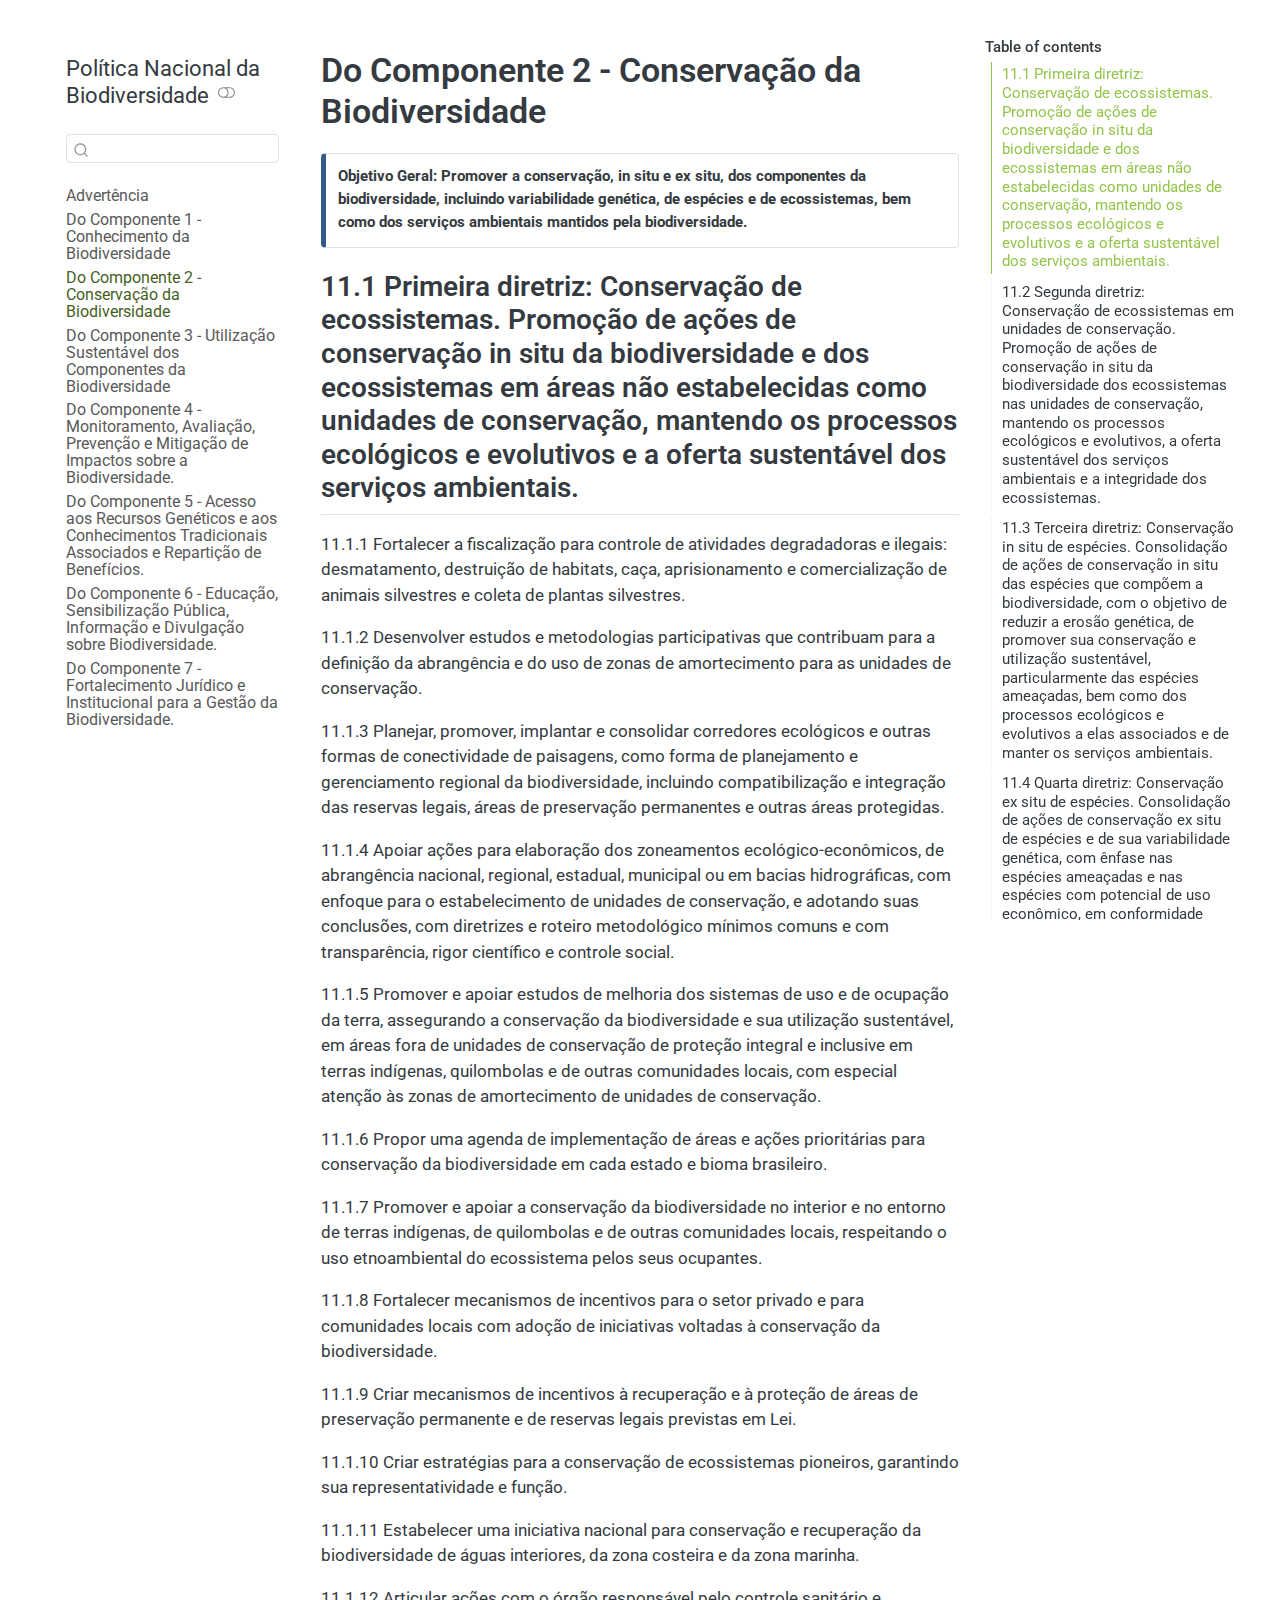
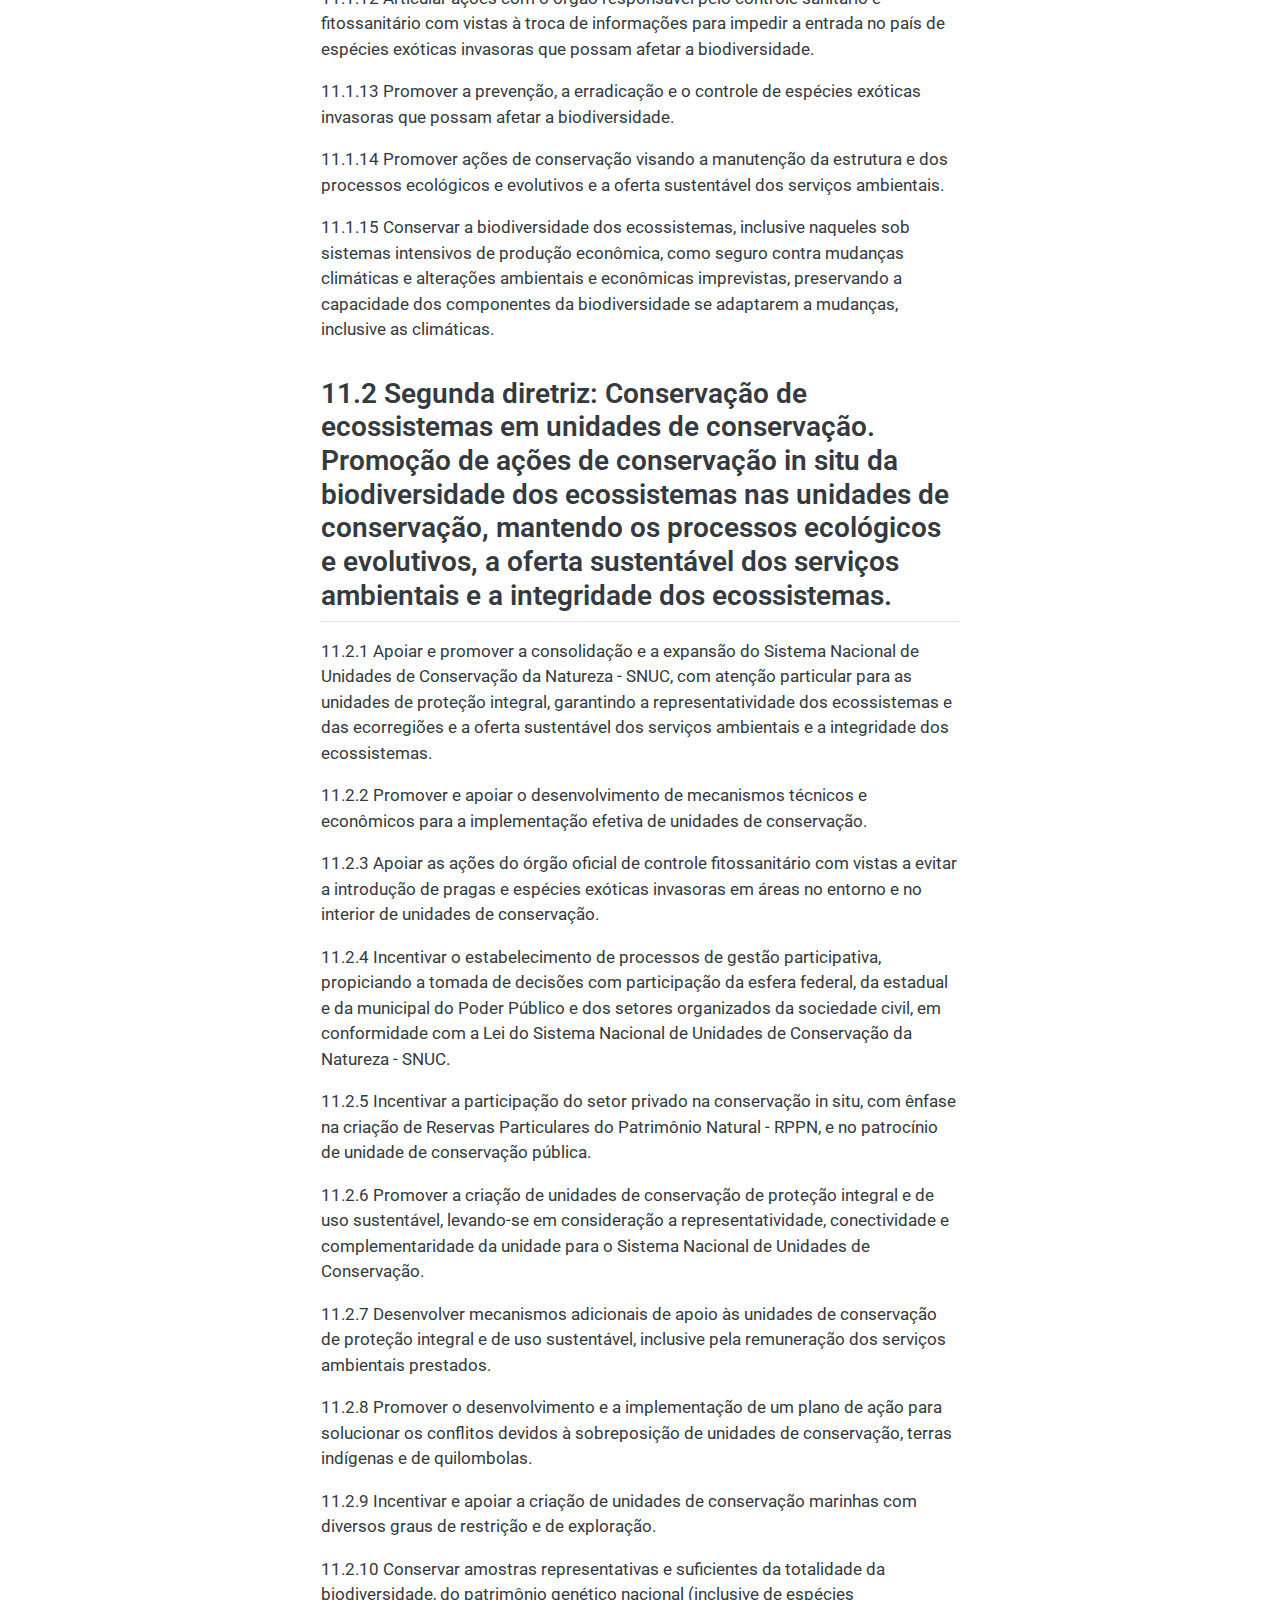
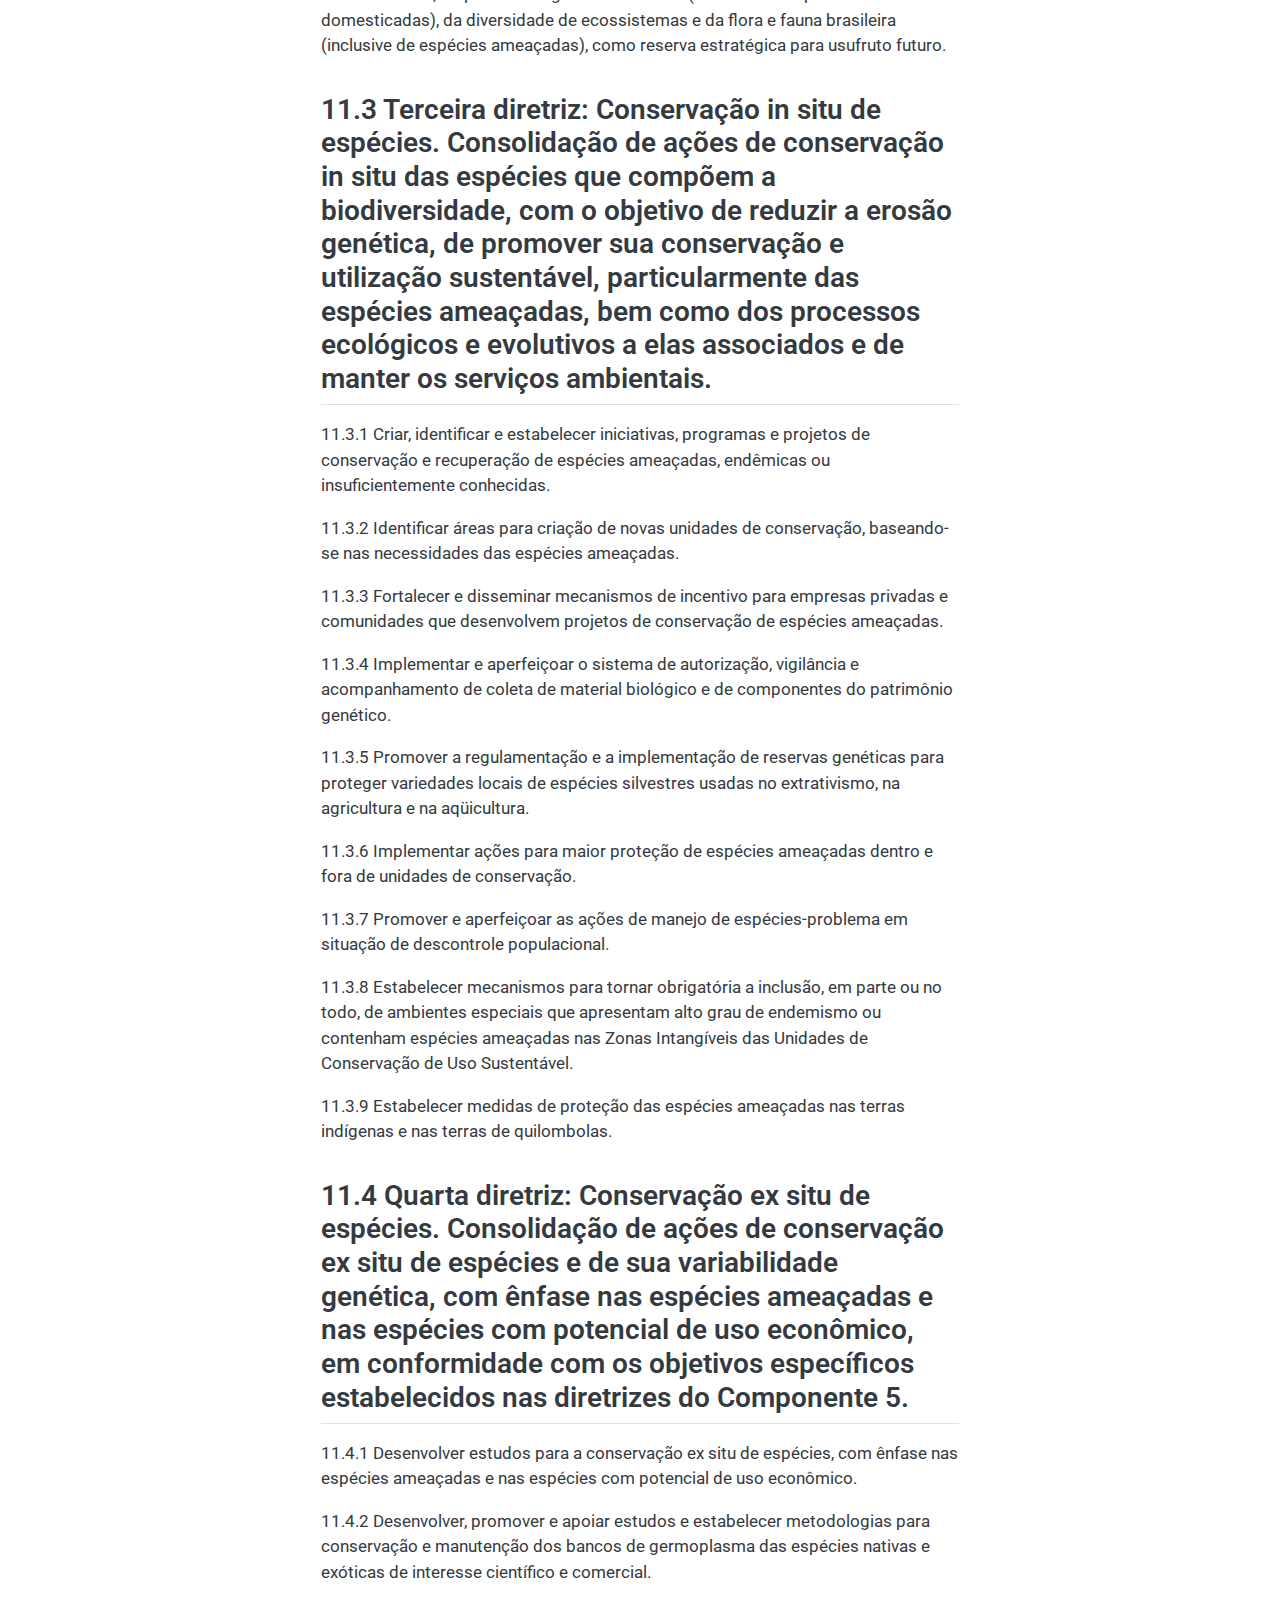
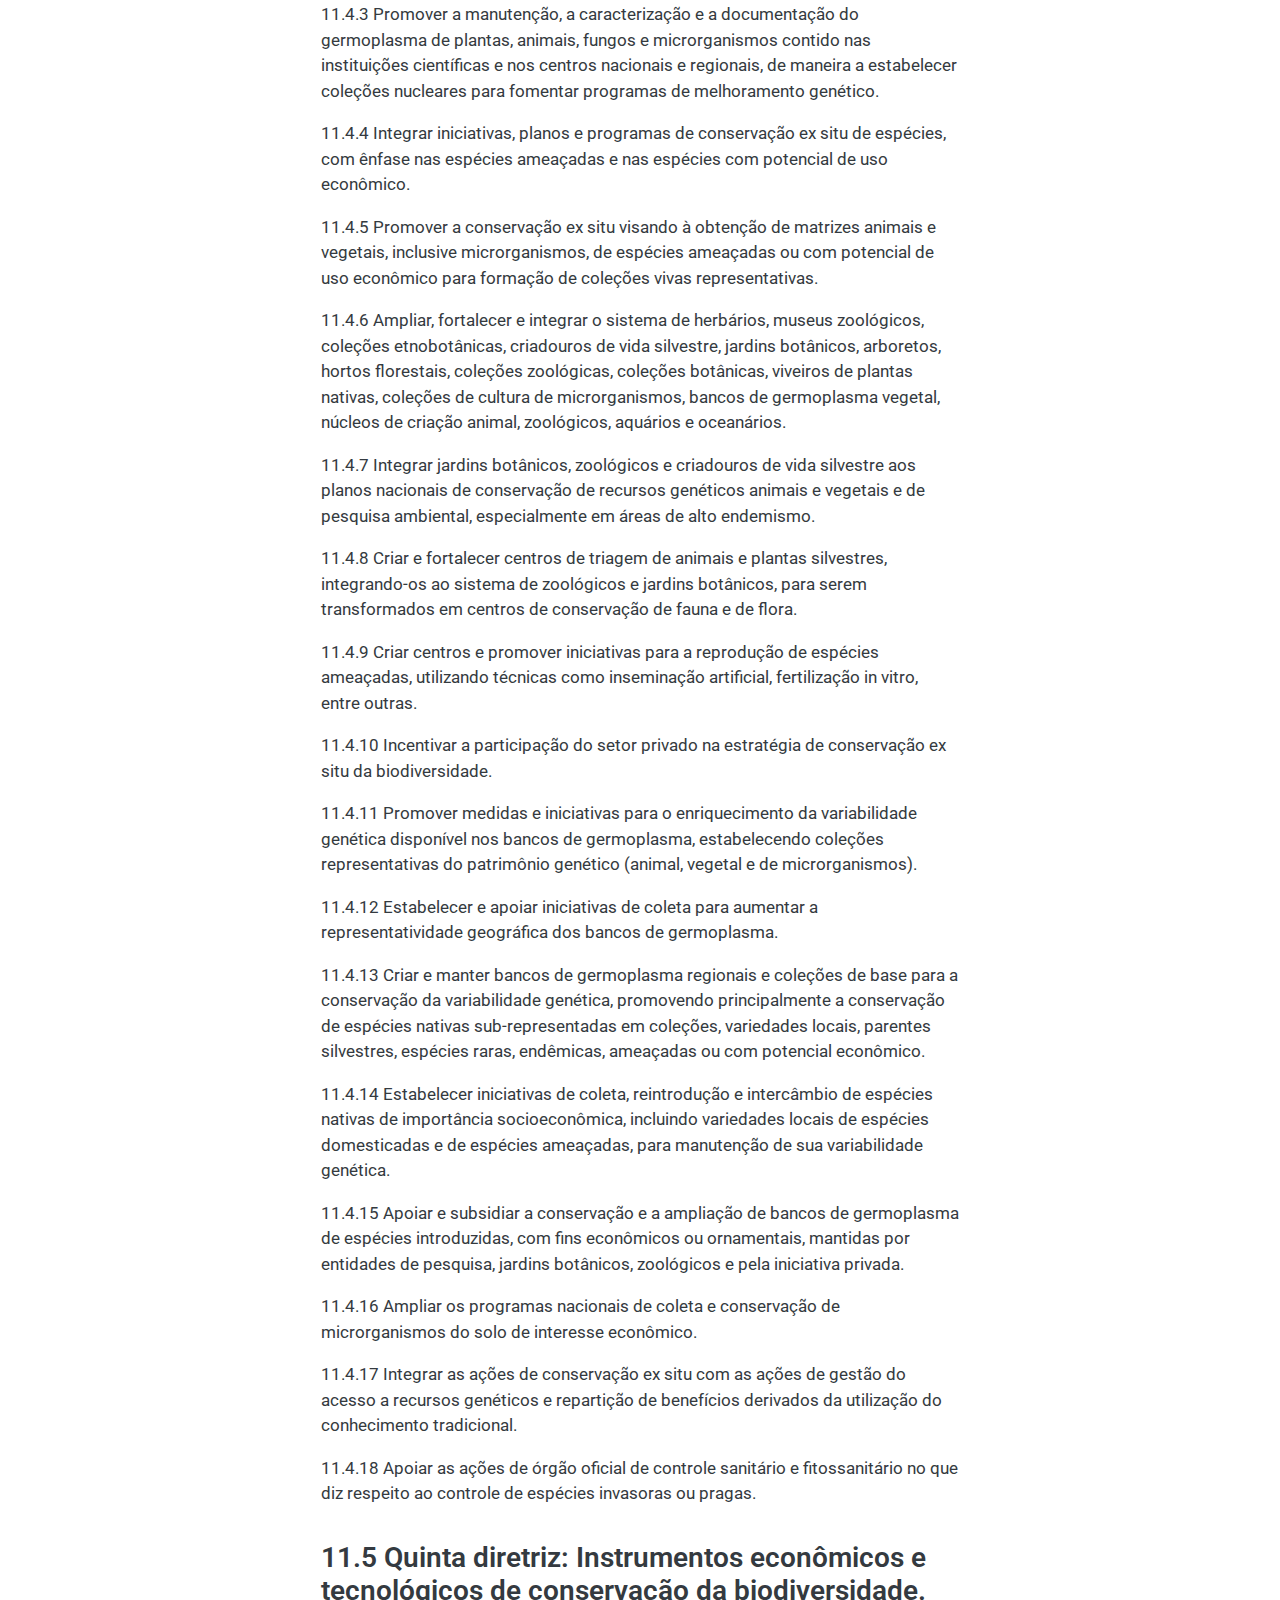
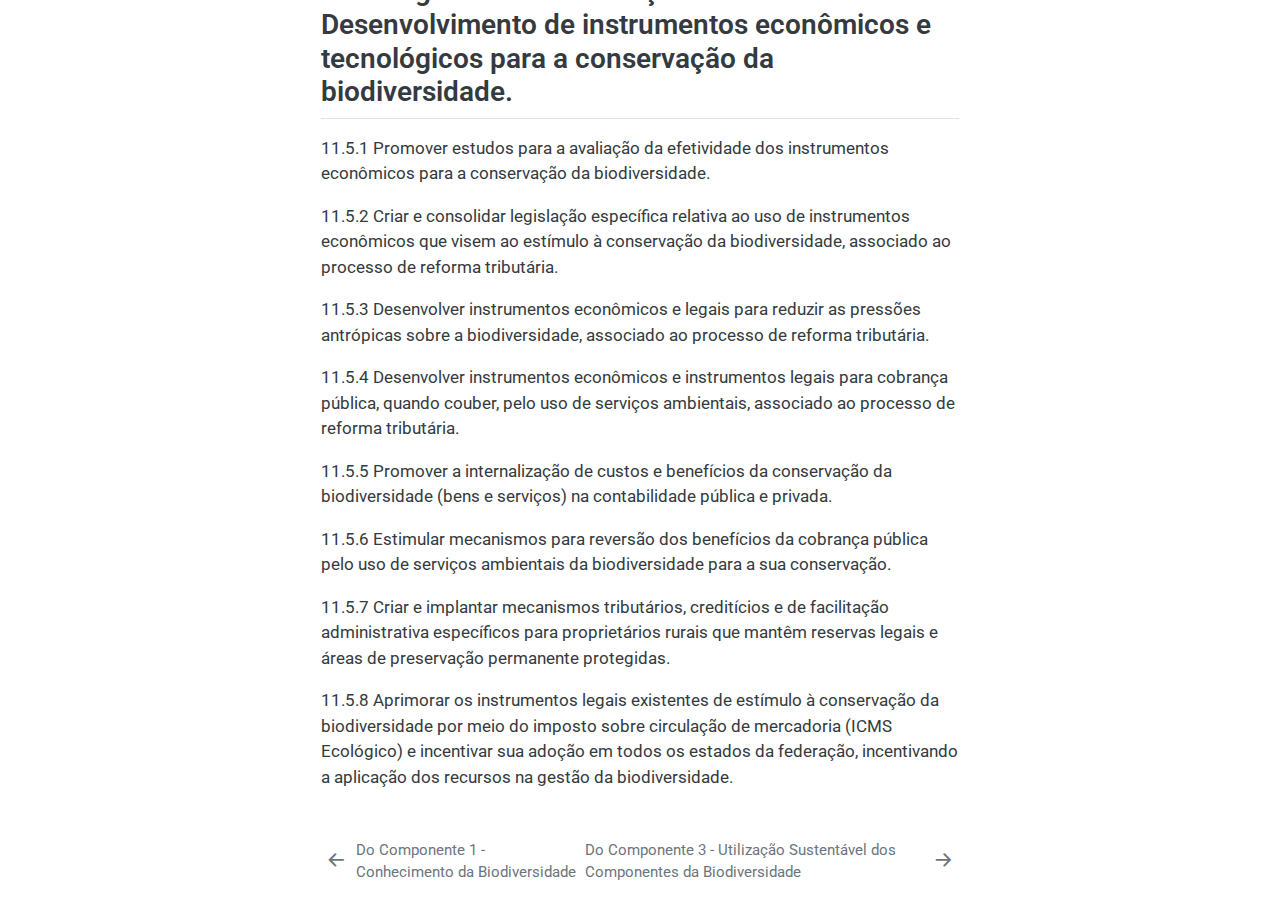
<file: docs/do-componente-2-conservacao-da-biodiversidade.html>
<!DOCTYPE html>
<html xmlns="http://www.w3.org/1999/xhtml" lang="en" xml:lang="en"><head>

<meta charset="utf-8">
<meta name="generator" content="quarto-1.4.550">

<meta name="viewport" content="width=device-width, initial-scale=1.0, user-scalable=yes">


<title>Política Nacional da Biodiversidade - Do Componente 2 - Conservação da Biodiversidade</title>
<style>
code{white-space: pre-wrap;}
span.smallcaps{font-variant: small-caps;}
div.columns{display: flex; gap: min(4vw, 1.5em);}
div.column{flex: auto; overflow-x: auto;}
div.hanging-indent{margin-left: 1.5em; text-indent: -1.5em;}
ul.task-list{list-style: none;}
ul.task-list li input[type="checkbox"] {
  width: 0.8em;
  margin: 0 0.8em 0.2em -1em; /* quarto-specific, see https://github.com/quarto-dev/quarto-cli/issues/4556 */ 
  vertical-align: middle;
}
</style>


<script src="site_libs/quarto-nav/quarto-nav.js"></script>
<script src="site_libs/quarto-nav/headroom.min.js"></script>
<script src="site_libs/clipboard/clipboard.min.js"></script>
<script src="site_libs/quarto-search/autocomplete.umd.js"></script>
<script src="site_libs/quarto-search/fuse.min.js"></script>
<script src="site_libs/quarto-search/quarto-search.js"></script>
<meta name="quarto:offset" content="./">
<link href="./do-componente-3-utilizacao-sustentavel-dos-componentes-da-biodiversidade.html" rel="next">
<link href="./do-componente-1-conhecimento-da-biodiversidade.html" rel="prev">
<script src="site_libs/quarto-html/quarto.js"></script>
<script src="site_libs/quarto-html/popper.min.js"></script>
<script src="site_libs/quarto-html/tippy.umd.min.js"></script>
<script src="site_libs/quarto-html/anchor.min.js"></script>
<link href="site_libs/quarto-html/tippy.css" rel="stylesheet">
<link href="site_libs/quarto-html/quarto-syntax-highlighting.css" rel="stylesheet" class="quarto-color-scheme" id="quarto-text-highlighting-styles">
<link href="site_libs/quarto-html/quarto-syntax-highlighting-dark.css" rel="prefetch" class="quarto-color-scheme quarto-color-alternate" id="quarto-text-highlighting-styles">
<script src="site_libs/bootstrap/bootstrap.min.js"></script>
<link href="site_libs/bootstrap/bootstrap-icons.css" rel="stylesheet">
<link href="site_libs/bootstrap/bootstrap.min.css" rel="stylesheet" class="quarto-color-scheme" id="quarto-bootstrap" data-mode="light">
<link href="site_libs/bootstrap/bootstrap-dark.min.css" rel="prefetch" class="quarto-color-scheme quarto-color-alternate" id="quarto-bootstrap" data-mode="dark">
<script id="quarto-search-options" type="application/json">{
  "location": "sidebar",
  "copy-button": false,
  "collapse-after": 3,
  "panel-placement": "start",
  "type": "textbox",
  "limit": 50,
  "keyboard-shortcut": [
    "f",
    "/",
    "s"
  ],
  "show-item-context": false,
  "language": {
    "search-no-results-text": "No results",
    "search-matching-documents-text": "matching documents",
    "search-copy-link-title": "Copy link to search",
    "search-hide-matches-text": "Hide additional matches",
    "search-more-match-text": "more match in this document",
    "search-more-matches-text": "more matches in this document",
    "search-clear-button-title": "Clear",
    "search-text-placeholder": "",
    "search-detached-cancel-button-title": "Cancel",
    "search-submit-button-title": "Submit",
    "search-label": "Search"
  }
}</script>
<script src="nav-arrows.js"></script>


<link rel="stylesheet" href="style.css">
</head>

<body class="nav-sidebar floating">

<div id="quarto-search-results"></div>
  <header id="quarto-header" class="headroom fixed-top">
  <nav class="quarto-secondary-nav">
    <div class="container-fluid d-flex">
      <button type="button" class="quarto-btn-toggle btn" data-bs-toggle="collapse" data-bs-target=".quarto-sidebar-collapse-item" aria-controls="quarto-sidebar" aria-expanded="false" aria-label="Toggle sidebar navigation" onclick="if (window.quartoToggleHeadroom) { window.quartoToggleHeadroom(); }">
        <i class="bi bi-layout-text-sidebar-reverse"></i>
      </button>
        <nav class="quarto-page-breadcrumbs" aria-label="breadcrumb"><ol class="breadcrumb"><li class="breadcrumb-item"><a href="./do-componente-2-conservacao-da-biodiversidade.html"><span class="chapter-title">Do Componente 2 - Conservação da Biodiversidade</span></a></li></ol></nav>
        <a class="flex-grow-1" role="button" data-bs-toggle="collapse" data-bs-target=".quarto-sidebar-collapse-item" aria-controls="quarto-sidebar" aria-expanded="false" aria-label="Toggle sidebar navigation" onclick="if (window.quartoToggleHeadroom) { window.quartoToggleHeadroom(); }">      
        </a>
      <button type="button" class="btn quarto-search-button" aria-label="" onclick="window.quartoOpenSearch();">
        <i class="bi bi-search"></i>
      </button>
    </div>
  </nav>
</header>
<!-- content -->
<div id="quarto-content" class="quarto-container page-columns page-rows-contents page-layout-article">
<!-- sidebar -->
  <nav id="quarto-sidebar" class="sidebar collapse collapse-horizontal quarto-sidebar-collapse-item sidebar-navigation floating overflow-auto">
    <div class="pt-lg-2 mt-2 text-left sidebar-header">
    <div class="sidebar-title mb-0 py-0">
      <a href="./">Política Nacional da Biodiversidade</a> 
        <div class="sidebar-tools-main">
  <a href="" class="quarto-color-scheme-toggle quarto-navigation-tool  px-1" onclick="window.quartoToggleColorScheme(); return false;" title="Toggle dark mode"><i class="bi"></i></a>
</div>
    </div>
      </div>
        <div class="mt-2 flex-shrink-0 align-items-center">
        <div class="sidebar-search">
        <div id="quarto-search" class="" title="Search"></div>
        </div>
        </div>
    <div class="sidebar-menu-container"> 
    <ul class="list-unstyled mt-1">
        <li class="sidebar-item">
  <div class="sidebar-item-container"> 
  <a href="./index.html" class="sidebar-item-text sidebar-link"><span class="chapter-title">Advertência</span></a>
  </div>
</li>
        <li class="sidebar-item">
  <div class="sidebar-item-container"> 
  <a href="./do-componente-1-conhecimento-da-biodiversidade.html" class="sidebar-item-text sidebar-link"><span class="chapter-title">Do Componente 1 - Conhecimento da Biodiversidade</span></a>
  </div>
</li>
        <li class="sidebar-item">
  <div class="sidebar-item-container"> 
  <a href="./do-componente-2-conservacao-da-biodiversidade.html" class="sidebar-item-text sidebar-link active"><span class="chapter-title">Do Componente 2 - Conservação da Biodiversidade</span></a>
  </div>
</li>
        <li class="sidebar-item">
  <div class="sidebar-item-container"> 
  <a href="./do-componente-3-utilizacao-sustentavel-dos-componentes-da-biodiversidade.html" class="sidebar-item-text sidebar-link"><span class="chapter-title">Do Componente 3 - Utilização Sustentável dos Componentes da Biodiversidade</span></a>
  </div>
</li>
        <li class="sidebar-item">
  <div class="sidebar-item-container"> 
  <a href="./do-componente-4-monitoramento-avaliacao-prevencao-e-mitigacao-de-impactos-sobre-a-biodiversidade.html" class="sidebar-item-text sidebar-link"><span class="chapter-title">Do Componente 4 - Monitoramento, Avaliação, Prevenção e Mitigação de Impactos sobre a Biodiversidade.</span></a>
  </div>
</li>
        <li class="sidebar-item">
  <div class="sidebar-item-container"> 
  <a href="./do-componente-5-acesso-aos-recursos-geneticos-e-aos-conhecimentos-tradicionais-associados-e-reparticao-de-beneficios.html" class="sidebar-item-text sidebar-link"><span class="chapter-title">Do Componente 5 - Acesso aos Recursos Genéticos e aos Conhecimentos Tradicionais Associados e Repartição de Benefícios.</span></a>
  </div>
</li>
        <li class="sidebar-item">
  <div class="sidebar-item-container"> 
  <a href="./do-componente-6-educacao-sensibilizacao-publica-informacao-e-divulgacao-sobre-biodiversidade.html" class="sidebar-item-text sidebar-link"><span class="chapter-title">Do Componente 6 - Educação, Sensibilização Pública, Informação e Divulgação sobre Biodiversidade.</span></a>
  </div>
</li>
        <li class="sidebar-item">
  <div class="sidebar-item-container"> 
  <a href="./do-componente-7-fortalecimento-juridico-e-institucional-para-a-gestao-da-biodiversidade.html" class="sidebar-item-text sidebar-link"><span class="chapter-title">Do Componente 7 - Fortalecimento Jurídico e Institucional para a Gestão da Biodiversidade.</span></a>
  </div>
</li>
    </ul>
    </div>
</nav>
<div id="quarto-sidebar-glass" class="quarto-sidebar-collapse-item" data-bs-toggle="collapse" data-bs-target=".quarto-sidebar-collapse-item"></div>
<!-- margin-sidebar -->
    <div id="quarto-margin-sidebar" class="sidebar margin-sidebar">
        <nav id="TOC" role="doc-toc" class="toc-active">
    <h2 id="toc-title">Table of contents</h2>
   
  <ul>
  <li><a href="#primeira-diretriz-conservação-de-ecossistemas.-promoção-de-ações-de-conservação-in-situ-da-biodiversidade-e-dos-ecossistemas-em-áreas-não-estabelecidas-como-unidades-de-conservação-mantendo-os-processos-ecológicos-e-evolutivos-e-a-oferta-sustentável-dos-serviços-ambientais." id="toc-primeira-diretriz-conservação-de-ecossistemas.-promoção-de-ações-de-conservação-in-situ-da-biodiversidade-e-dos-ecossistemas-em-áreas-não-estabelecidas-como-unidades-de-conservação-mantendo-os-processos-ecológicos-e-evolutivos-e-a-oferta-sustentável-dos-serviços-ambientais." class="nav-link active" data-scroll-target="#primeira-diretriz-conservação-de-ecossistemas.-promoção-de-ações-de-conservação-in-situ-da-biodiversidade-e-dos-ecossistemas-em-áreas-não-estabelecidas-como-unidades-de-conservação-mantendo-os-processos-ecológicos-e-evolutivos-e-a-oferta-sustentável-dos-serviços-ambientais.">11.1 Primeira diretriz: Conservação de ecossistemas. Promoção de ações de conservação in situ da biodiversidade e dos ecossistemas em áreas não estabelecidas como unidades de conservação, mantendo os processos ecológicos e evolutivos e a oferta sustentável dos serviços ambientais.</a></li>
  <li><a href="#segunda-diretriz-conservação-de-ecossistemas-em-unidades-de-conservação.-promoção-de-ações-de-conservação-in-situ-da-biodiversidade-dos-ecossistemas-nas-unidades-de-conservação-mantendo-os-processos-ecológicos-e-evolutivos-a-oferta-sustentável-dos-serviços-ambientais-e-a-integridade-dos-ecossistemas." id="toc-segunda-diretriz-conservação-de-ecossistemas-em-unidades-de-conservação.-promoção-de-ações-de-conservação-in-situ-da-biodiversidade-dos-ecossistemas-nas-unidades-de-conservação-mantendo-os-processos-ecológicos-e-evolutivos-a-oferta-sustentável-dos-serviços-ambientais-e-a-integridade-dos-ecossistemas." class="nav-link" data-scroll-target="#segunda-diretriz-conservação-de-ecossistemas-em-unidades-de-conservação.-promoção-de-ações-de-conservação-in-situ-da-biodiversidade-dos-ecossistemas-nas-unidades-de-conservação-mantendo-os-processos-ecológicos-e-evolutivos-a-oferta-sustentável-dos-serviços-ambientais-e-a-integridade-dos-ecossistemas.">11.2 Segunda diretriz: Conservação de ecossistemas em unidades de conservação. Promoção de ações de conservação in situ da biodiversidade dos ecossistemas nas unidades de conservação, mantendo os processos ecológicos e evolutivos, a oferta sustentável dos serviços ambientais e a integridade dos ecossistemas.</a></li>
  <li><a href="#terceira-diretriz-conservação-in-situ-de-espécies.-consolidação-de-ações-de-conservação-in-situ-das-espécies-que-compõem-a-biodiversidade-com-o-objetivo-de-reduzir-a-erosão-genética-de-promover-sua-conservação-e-utilização-sustentável-particularmente-das-espécies-ameaçadas-bem-como-dos-processos-ecológicos-e-evolutivos-a-elas-associados-e-de-manter-os-serviços-ambientais." id="toc-terceira-diretriz-conservação-in-situ-de-espécies.-consolidação-de-ações-de-conservação-in-situ-das-espécies-que-compõem-a-biodiversidade-com-o-objetivo-de-reduzir-a-erosão-genética-de-promover-sua-conservação-e-utilização-sustentável-particularmente-das-espécies-ameaçadas-bem-como-dos-processos-ecológicos-e-evolutivos-a-elas-associados-e-de-manter-os-serviços-ambientais." class="nav-link" data-scroll-target="#terceira-diretriz-conservação-in-situ-de-espécies.-consolidação-de-ações-de-conservação-in-situ-das-espécies-que-compõem-a-biodiversidade-com-o-objetivo-de-reduzir-a-erosão-genética-de-promover-sua-conservação-e-utilização-sustentável-particularmente-das-espécies-ameaçadas-bem-como-dos-processos-ecológicos-e-evolutivos-a-elas-associados-e-de-manter-os-serviços-ambientais.">11.3 Terceira diretriz: Conservação in situ de espécies. Consolidação de ações de conservação in situ das espécies que compõem a biodiversidade, com o objetivo de reduzir a erosão genética, de promover sua conservação e utilização sustentável, particularmente das espécies ameaçadas, bem como dos processos ecológicos e evolutivos a elas associados e de manter os serviços ambientais.</a></li>
  <li><a href="#quarta-diretriz-conservação-ex-situ-de-espécies.-consolidação-de-ações-de-conservação-ex-situ-de-espécies-e-de-sua-variabilidade-genética-com-ênfase-nas-espécies-ameaçadas-e-nas-espécies-com-potencial-de-uso-econômico-em-conformidade-com-os-objetivos-específicos-estabelecidos-nas-diretrizes-do-componente-5." id="toc-quarta-diretriz-conservação-ex-situ-de-espécies.-consolidação-de-ações-de-conservação-ex-situ-de-espécies-e-de-sua-variabilidade-genética-com-ênfase-nas-espécies-ameaçadas-e-nas-espécies-com-potencial-de-uso-econômico-em-conformidade-com-os-objetivos-específicos-estabelecidos-nas-diretrizes-do-componente-5." class="nav-link" data-scroll-target="#quarta-diretriz-conservação-ex-situ-de-espécies.-consolidação-de-ações-de-conservação-ex-situ-de-espécies-e-de-sua-variabilidade-genética-com-ênfase-nas-espécies-ameaçadas-e-nas-espécies-com-potencial-de-uso-econômico-em-conformidade-com-os-objetivos-específicos-estabelecidos-nas-diretrizes-do-componente-5.">11.4 Quarta diretriz: Conservação ex situ de espécies. Consolidação de ações de conservação ex situ de espécies e de sua variabilidade genética, com ênfase nas espécies ameaçadas e nas espécies com potencial de uso econômico, em conformidade com os objetivos específicos estabelecidos nas diretrizes do Componente 5.</a></li>
  <li><a href="#quinta-diretriz-instrumentos-econômicos-e-tecnológicos-de-conservação-da-biodiversidade.-desenvolvimento-de-instrumentos-econômicos-e-tecnológicos-para-a-conservação-da-biodiversidade." id="toc-quinta-diretriz-instrumentos-econômicos-e-tecnológicos-de-conservação-da-biodiversidade.-desenvolvimento-de-instrumentos-econômicos-e-tecnológicos-para-a-conservação-da-biodiversidade." class="nav-link" data-scroll-target="#quinta-diretriz-instrumentos-econômicos-e-tecnológicos-de-conservação-da-biodiversidade.-desenvolvimento-de-instrumentos-econômicos-e-tecnológicos-para-a-conservação-da-biodiversidade.">11.5 Quinta diretriz: Instrumentos econômicos e tecnológicos de conservação da biodiversidade. Desenvolvimento de instrumentos econômicos e tecnológicos para a conservação da biodiversidade.</a></li>
  </ul>
</nav>
    </div>
<!-- main -->
<main class="content" id="quarto-document-content">

<header id="title-block-header" class="quarto-title-block default">
<div class="quarto-title">
<h1 class="title"><span class="chapter-title">Do Componente 2 - Conservação da Biodiversidade</span></h1>
</div>



<div class="quarto-title-meta">

    
  
    
  </div>
  


</header>


<div class="callout callout-style-simple callout-note no-icon">
<div class="callout-body d-flex">
<div class="callout-icon-container">
<i class="callout-icon no-icon"></i>
</div>
<div class="callout-body-container">
<p><strong>Objetivo Geral: Promover a conservação, in situ e ex situ, dos componentes da biodiversidade, incluindo variabilidade genética, de espécies e de ecossistemas, bem como dos serviços ambientais mantidos pela biodiversidade.</strong></p>
</div>
</div>
</div>
<section id="primeira-diretriz-conservação-de-ecossistemas.-promoção-de-ações-de-conservação-in-situ-da-biodiversidade-e-dos-ecossistemas-em-áreas-não-estabelecidas-como-unidades-de-conservação-mantendo-os-processos-ecológicos-e-evolutivos-e-a-oferta-sustentável-dos-serviços-ambientais." class="level2">
<h2 class="anchored" data-anchor-id="primeira-diretriz-conservação-de-ecossistemas.-promoção-de-ações-de-conservação-in-situ-da-biodiversidade-e-dos-ecossistemas-em-áreas-não-estabelecidas-como-unidades-de-conservação-mantendo-os-processos-ecológicos-e-evolutivos-e-a-oferta-sustentável-dos-serviços-ambientais.">11.1 Primeira diretriz: Conservação de ecossistemas. Promoção de ações de conservação in situ da biodiversidade e dos ecossistemas em áreas não estabelecidas como unidades de conservação, mantendo os processos ecológicos e evolutivos e a oferta sustentável dos serviços ambientais.</h2>
<p>11.1.1 Fortalecer a fiscalização para controle de atividades degradadoras e ilegais: desmatamento, destruição de habitats, caça, aprisionamento e comercialização de animais silvestres e coleta de plantas silvestres.</p>
<p>11.1.2 Desenvolver estudos e metodologias participativas que contribuam para a definição da abrangência e do uso de zonas de amortecimento para as unidades de conservação.</p>
<p>11.1.3 Planejar, promover, implantar e consolidar corredores ecológicos e outras formas de conectividade de paisagens, como forma de planejamento e gerenciamento regional da biodiversidade, incluindo compatibilização e integração das reservas legais, áreas de preservação permanentes e outras áreas protegidas.</p>
<p>11.1.4 Apoiar ações para elaboração dos zoneamentos ecológico-econômicos, de abrangência nacional, regional, estadual, municipal ou em bacias hidrográficas, com enfoque para o estabelecimento de unidades de conservação, e adotando suas conclusões, com diretrizes e roteiro metodológico mínimos comuns e com transparência, rigor científico e controle social.</p>
<p>11.1.5 Promover e apoiar estudos de melhoria dos sistemas de uso e de ocupação da terra, assegurando a conservação da biodiversidade e sua utilização sustentável, em áreas fora de unidades de conservação de proteção integral e inclusive em terras indígenas, quilombolas e de outras comunidades locais, com especial atenção às zonas de amortecimento de unidades de conservação.</p>
<p>11.1.6 Propor uma agenda de implementação de áreas e ações prioritárias para conservação da biodiversidade em cada estado e bioma brasileiro.</p>
<p>11.1.7 Promover e apoiar a conservação da biodiversidade no interior e no entorno de terras indígenas, de quilombolas e de outras comunidades locais, respeitando o uso etnoambiental do ecossistema pelos seus ocupantes.</p>
<p>11.1.8 Fortalecer mecanismos de incentivos para o setor privado e para comunidades locais com adoção de iniciativas voltadas à conservação da biodiversidade.</p>
<p>11.1.9 Criar mecanismos de incentivos à recuperação e à proteção de áreas de preservação permanente e de reservas legais previstas em Lei.</p>
<p>11.1.10 Criar estratégias para a conservação de ecossistemas pioneiros, garantindo sua representatividade e função.</p>
<p>11.1.11 Estabelecer uma iniciativa nacional para conservação e recuperação da biodiversidade de águas interiores, da zona costeira e da zona marinha.</p>
<p>11.1.12 Articular ações com o órgão responsável pelo controle sanitário e fitossanitário com vistas à troca de informações para impedir a entrada no país de espécies exóticas invasoras que possam afetar a biodiversidade.</p>
<p>11.1.13 Promover a prevenção, a erradicação e o controle de espécies exóticas invasoras que possam afetar a biodiversidade.</p>
<p>11.1.14 Promover ações de conservação visando a manutenção da estrutura e dos processos ecológicos e evolutivos e a oferta sustentável dos serviços ambientais.</p>
<p>11.1.15 Conservar a biodiversidade dos ecossistemas, inclusive naqueles sob sistemas intensivos de produção econômica, como seguro contra mudanças climáticas e alterações ambientais e econômicas imprevistas, preservando a capacidade dos componentes da biodiversidade se adaptarem a mudanças, inclusive as climáticas.</p>
</section>
<section id="segunda-diretriz-conservação-de-ecossistemas-em-unidades-de-conservação.-promoção-de-ações-de-conservação-in-situ-da-biodiversidade-dos-ecossistemas-nas-unidades-de-conservação-mantendo-os-processos-ecológicos-e-evolutivos-a-oferta-sustentável-dos-serviços-ambientais-e-a-integridade-dos-ecossistemas." class="level2">
<h2 class="anchored" data-anchor-id="segunda-diretriz-conservação-de-ecossistemas-em-unidades-de-conservação.-promoção-de-ações-de-conservação-in-situ-da-biodiversidade-dos-ecossistemas-nas-unidades-de-conservação-mantendo-os-processos-ecológicos-e-evolutivos-a-oferta-sustentável-dos-serviços-ambientais-e-a-integridade-dos-ecossistemas.">11.2 Segunda diretriz: Conservação de ecossistemas em unidades de conservação. Promoção de ações de conservação in situ da biodiversidade dos ecossistemas nas unidades de conservação, mantendo os processos ecológicos e evolutivos, a oferta sustentável dos serviços ambientais e a integridade dos ecossistemas.</h2>
<p>11.2.1 Apoiar e promover a consolidação e a expansão do Sistema Nacional de Unidades de Conservação da Natureza - SNUC, com atenção particular para as unidades de proteção integral, garantindo a representatividade dos ecossistemas e das ecorregiões e a oferta sustentável dos serviços ambientais e a integridade dos ecossistemas.</p>
<p>11.2.2 Promover e apoiar o desenvolvimento de mecanismos técnicos e econômicos para a implementação efetiva de unidades de conservação.</p>
<p>11.2.3 Apoiar as ações do órgão oficial de controle fitossanitário com vistas a evitar a introdução de pragas e espécies exóticas invasoras em áreas no entorno e no interior de unidades de conservação.</p>
<p>11.2.4 Incentivar o estabelecimento de processos de gestão participativa, propiciando a tomada de decisões com participação da esfera federal, da estadual e da municipal do Poder Público e dos setores organizados da sociedade civil, em conformidade com a Lei do Sistema Nacional de Unidades de Conservação da Natureza - SNUC.</p>
<p>11.2.5 Incentivar a participação do setor privado na conservação in situ, com ênfase na criação de Reservas Particulares do Patrimônio Natural - RPPN, e no patrocínio de unidade de conservação pública.</p>
<p>11.2.6 Promover a criação de unidades de conservação de proteção integral e de uso sustentável, levando-se em consideração a representatividade, conectividade e complementaridade da unidade para o Sistema Nacional de Unidades de Conservação.</p>
<p>11.2.7 Desenvolver mecanismos adicionais de apoio às unidades de conservação de proteção integral e de uso sustentável, inclusive pela remuneração dos serviços ambientais prestados.</p>
<p>11.2.8 Promover o desenvolvimento e a implementação de um plano de ação para solucionar os conflitos devidos à sobreposição de unidades de conservação, terras indígenas e de quilombolas.</p>
<p>11.2.9 Incentivar e apoiar a criação de unidades de conservação marinhas com diversos graus de restrição e de exploração.</p>
<p>11.2.10 Conservar amostras representativas e suficientes da totalidade da biodiversidade, do patrimônio genético nacional (inclusive de espécies domesticadas), da diversidade de ecossistemas e da flora e fauna brasileira (inclusive de espécies ameaçadas), como reserva estratégica para usufruto futuro.</p>
</section>
<section id="terceira-diretriz-conservação-in-situ-de-espécies.-consolidação-de-ações-de-conservação-in-situ-das-espécies-que-compõem-a-biodiversidade-com-o-objetivo-de-reduzir-a-erosão-genética-de-promover-sua-conservação-e-utilização-sustentável-particularmente-das-espécies-ameaçadas-bem-como-dos-processos-ecológicos-e-evolutivos-a-elas-associados-e-de-manter-os-serviços-ambientais." class="level2">
<h2 class="anchored" data-anchor-id="terceira-diretriz-conservação-in-situ-de-espécies.-consolidação-de-ações-de-conservação-in-situ-das-espécies-que-compõem-a-biodiversidade-com-o-objetivo-de-reduzir-a-erosão-genética-de-promover-sua-conservação-e-utilização-sustentável-particularmente-das-espécies-ameaçadas-bem-como-dos-processos-ecológicos-e-evolutivos-a-elas-associados-e-de-manter-os-serviços-ambientais.">11.3 Terceira diretriz: Conservação in situ de espécies. Consolidação de ações de conservação in situ das espécies que compõem a biodiversidade, com o objetivo de reduzir a erosão genética, de promover sua conservação e utilização sustentável, particularmente das espécies ameaçadas, bem como dos processos ecológicos e evolutivos a elas associados e de manter os serviços ambientais.</h2>
<p>11.3.1 Criar, identificar e estabelecer iniciativas, programas e projetos de conservação e recuperação de espécies ameaçadas, endêmicas ou insuficientemente conhecidas.</p>
<p>11.3.2 Identificar áreas para criação de novas unidades de conservação, baseando-se nas necessidades das espécies ameaçadas.</p>
<p>11.3.3 Fortalecer e disseminar mecanismos de incentivo para empresas privadas e comunidades que desenvolvem projetos de conservação de espécies ameaçadas.</p>
<p>11.3.4 Implementar e aperfeiçoar o sistema de autorização, vigilância e acompanhamento de coleta de material biológico e de componentes do patrimônio genético.</p>
<p>11.3.5 Promover a regulamentação e a implementação de reservas genéticas para proteger variedades locais de espécies silvestres usadas no extrativismo, na agricultura e na aqüicultura.</p>
<p>11.3.6 Implementar ações para maior proteção de espécies ameaçadas dentro e fora de unidades de conservação.</p>
<p>11.3.7 Promover e aperfeiçoar as ações de manejo de espécies-problema em situação de descontrole populacional.</p>
<p>11.3.8 Estabelecer mecanismos para tornar obrigatória a inclusão, em parte ou no todo, de ambientes especiais que apresentam alto grau de endemismo ou contenham espécies ameaçadas nas Zonas Intangíveis das Unidades de Conservação de Uso Sustentável.</p>
<p>11.3.9 Estabelecer medidas de proteção das espécies ameaçadas nas terras indígenas e nas terras de quilombolas.</p>
</section>
<section id="quarta-diretriz-conservação-ex-situ-de-espécies.-consolidação-de-ações-de-conservação-ex-situ-de-espécies-e-de-sua-variabilidade-genética-com-ênfase-nas-espécies-ameaçadas-e-nas-espécies-com-potencial-de-uso-econômico-em-conformidade-com-os-objetivos-específicos-estabelecidos-nas-diretrizes-do-componente-5." class="level2">
<h2 class="anchored" data-anchor-id="quarta-diretriz-conservação-ex-situ-de-espécies.-consolidação-de-ações-de-conservação-ex-situ-de-espécies-e-de-sua-variabilidade-genética-com-ênfase-nas-espécies-ameaçadas-e-nas-espécies-com-potencial-de-uso-econômico-em-conformidade-com-os-objetivos-específicos-estabelecidos-nas-diretrizes-do-componente-5.">11.4 Quarta diretriz: Conservação ex situ de espécies. Consolidação de ações de conservação ex situ de espécies e de sua variabilidade genética, com ênfase nas espécies ameaçadas e nas espécies com potencial de uso econômico, em conformidade com os objetivos específicos estabelecidos nas diretrizes do Componente 5.</h2>
<p>11.4.1 Desenvolver estudos para a conservação ex situ de espécies, com ênfase nas espécies ameaçadas e nas espécies com potencial de uso econômico.</p>
<p>11.4.2 Desenvolver, promover e apoiar estudos e estabelecer metodologias para conservação e manutenção dos bancos de germoplasma das espécies nativas e exóticas de interesse científico e comercial.</p>
<p>11.4.3 Promover a manutenção, a caracterização e a documentação do germoplasma de plantas, animais, fungos e microrganismos contido nas instituições científicas e nos centros nacionais e regionais, de maneira a estabelecer coleções nucleares para fomentar programas de melhoramento genético.</p>
<p>11.4.4 Integrar iniciativas, planos e programas de conservação ex situ de espécies, com ênfase nas espécies ameaçadas e nas espécies com potencial de uso econômico.</p>
<p>11.4.5 Promover a conservação ex situ visando à obtenção de matrizes animais e vegetais, inclusive microrganismos, de espécies ameaçadas ou com potencial de uso econômico para formação de coleções vivas representativas.</p>
<p>11.4.6 Ampliar, fortalecer e integrar o sistema de herbários, museus zoológicos, coleções etnobotânicas, criadouros de vida silvestre, jardins botânicos, arboretos, hortos florestais, coleções zoológicas, coleções botânicas, viveiros de plantas nativas, coleções de cultura de microrganismos, bancos de germoplasma vegetal, núcleos de criação animal, zoológicos, aquários e oceanários.</p>
<p>11.4.7 Integrar jardins botânicos, zoológicos e criadouros de vida silvestre aos planos nacionais de conservação de recursos genéticos animais e vegetais e de pesquisa ambiental, especialmente em áreas de alto endemismo.</p>
<p>11.4.8 Criar e fortalecer centros de triagem de animais e plantas silvestres, integrando-os ao sistema de zoológicos e jardins botânicos, para serem transformados em centros de conservação de fauna e de flora.</p>
<p>11.4.9 Criar centros e promover iniciativas para a reprodução de espécies ameaçadas, utilizando técnicas como inseminação artificial, fertilização in vitro, entre outras.</p>
<p>11.4.10 Incentivar a participação do setor privado na estratégia de conservação ex situ da biodiversidade.</p>
<p>11.4.11 Promover medidas e iniciativas para o enriquecimento da variabilidade genética disponível nos bancos de germoplasma, estabelecendo coleções representativas do patrimônio genético (animal, vegetal e de microrganismos).</p>
<p>11.4.12 Estabelecer e apoiar iniciativas de coleta para aumentar a representatividade geográfica dos bancos de germoplasma.</p>
<p>11.4.13 Criar e manter bancos de germoplasma regionais e coleções de base para a conservação da variabilidade genética, promovendo principalmente a conservação de espécies nativas sub-representadas em coleções, variedades locais, parentes silvestres, espécies raras, endêmicas, ameaçadas ou com potencial econômico.</p>
<p>11.4.14 Estabelecer iniciativas de coleta, reintrodução e intercâmbio de espécies nativas de importância socioeconômica, incluindo variedades locais de espécies domesticadas e de espécies ameaçadas, para manutenção de sua variabilidade genética.</p>
<p>11.4.15 Apoiar e subsidiar a conservação e a ampliação de bancos de germoplasma de espécies introduzidas, com fins econômicos ou ornamentais, mantidas por entidades de pesquisa, jardins botânicos, zoológicos e pela iniciativa privada.</p>
<p>11.4.16 Ampliar os programas nacionais de coleta e conservação de microrganismos do solo de interesse econômico.</p>
<p>11.4.17 Integrar as ações de conservação ex situ com as ações de gestão do acesso a recursos genéticos e repartição de benefícios derivados da utilização do conhecimento tradicional.</p>
<p>11.4.18 Apoiar as ações de órgão oficial de controle sanitário e fitossanitário no que diz respeito ao controle de espécies invasoras ou pragas.</p>
</section>
<section id="quinta-diretriz-instrumentos-econômicos-e-tecnológicos-de-conservação-da-biodiversidade.-desenvolvimento-de-instrumentos-econômicos-e-tecnológicos-para-a-conservação-da-biodiversidade." class="level2">
<h2 class="anchored" data-anchor-id="quinta-diretriz-instrumentos-econômicos-e-tecnológicos-de-conservação-da-biodiversidade.-desenvolvimento-de-instrumentos-econômicos-e-tecnológicos-para-a-conservação-da-biodiversidade.">11.5 Quinta diretriz: Instrumentos econômicos e tecnológicos de conservação da biodiversidade. Desenvolvimento de instrumentos econômicos e tecnológicos para a conservação da biodiversidade.</h2>
<p>11.5.1 Promover estudos para a avaliação da efetividade dos instrumentos econômicos para a conservação da biodiversidade.</p>
<p>11.5.2 Criar e consolidar legislação específica relativa ao uso de instrumentos econômicos que visem ao estímulo à conservação da biodiversidade, associado ao processo de reforma tributária.</p>
<p>11.5.3 Desenvolver instrumentos econômicos e legais para reduzir as pressões antrópicas sobre a biodiversidade, associado ao processo de reforma tributária.</p>
<p>11.5.4 Desenvolver instrumentos econômicos e instrumentos legais para cobrança pública, quando couber, pelo uso de serviços ambientais, associado ao processo de reforma tributária.</p>
<p>11.5.5 Promover a internalização de custos e benefícios da conservação da biodiversidade (bens e serviços) na contabilidade pública e privada.</p>
<p>11.5.6 Estimular mecanismos para reversão dos benefícios da cobrança pública pelo uso de serviços ambientais da biodiversidade para a sua conservação.</p>
<p>11.5.7 Criar e implantar mecanismos tributários, creditícios e de facilitação administrativa específicos para proprietários rurais que mantêm reservas legais e áreas de preservação permanente protegidas.</p>
<p>11.5.8 Aprimorar os instrumentos legais existentes de estímulo à conservação da biodiversidade por meio do imposto sobre circulação de mercadoria (ICMS Ecológico) e incentivar sua adoção em todos os estados da federação, incentivando a aplicação dos recursos na gestão da biodiversidade.</p>


</section>

</main> <!-- /main -->
<script id="quarto-html-after-body" type="application/javascript">
window.document.addEventListener("DOMContentLoaded", function (event) {
  const toggleBodyColorMode = (bsSheetEl) => {
    const mode = bsSheetEl.getAttribute("data-mode");
    const bodyEl = window.document.querySelector("body");
    if (mode === "dark") {
      bodyEl.classList.add("quarto-dark");
      bodyEl.classList.remove("quarto-light");
    } else {
      bodyEl.classList.add("quarto-light");
      bodyEl.classList.remove("quarto-dark");
    }
  }
  const toggleBodyColorPrimary = () => {
    const bsSheetEl = window.document.querySelector("link#quarto-bootstrap");
    if (bsSheetEl) {
      toggleBodyColorMode(bsSheetEl);
    }
  }
  toggleBodyColorPrimary();  
  const disableStylesheet = (stylesheets) => {
    for (let i=0; i < stylesheets.length; i++) {
      const stylesheet = stylesheets[i];
      stylesheet.rel = 'prefetch';
    }
  }
  const enableStylesheet = (stylesheets) => {
    for (let i=0; i < stylesheets.length; i++) {
      const stylesheet = stylesheets[i];
      stylesheet.rel = 'stylesheet';
    }
  }
  const manageTransitions = (selector, allowTransitions) => {
    const els = window.document.querySelectorAll(selector);
    for (let i=0; i < els.length; i++) {
      const el = els[i];
      if (allowTransitions) {
        el.classList.remove('notransition');
      } else {
        el.classList.add('notransition');
      }
    }
  }
  const toggleGiscusIfUsed = (isAlternate, darkModeDefault) => {
    const baseTheme = document.querySelector('#giscus-base-theme')?.value ?? 'light';
    const alternateTheme = document.querySelector('#giscus-alt-theme')?.value ?? 'dark';
    let newTheme = '';
    if(darkModeDefault) {
      newTheme = isAlternate ? baseTheme : alternateTheme;
    } else {
      newTheme = isAlternate ? alternateTheme : baseTheme;
    }
    const changeGiscusTheme = () => {
      // From: https://github.com/giscus/giscus/issues/336
      const sendMessage = (message) => {
        const iframe = document.querySelector('iframe.giscus-frame');
        if (!iframe) return;
        iframe.contentWindow.postMessage({ giscus: message }, 'https://giscus.app');
      }
      sendMessage({
        setConfig: {
          theme: newTheme
        }
      });
    }
    const isGiscussLoaded = window.document.querySelector('iframe.giscus-frame') !== null;
    if (isGiscussLoaded) {
      changeGiscusTheme();
    }
  }
  const toggleColorMode = (alternate) => {
    // Switch the stylesheets
    const alternateStylesheets = window.document.querySelectorAll('link.quarto-color-scheme.quarto-color-alternate');
    manageTransitions('#quarto-margin-sidebar .nav-link', false);
    if (alternate) {
      enableStylesheet(alternateStylesheets);
      for (const sheetNode of alternateStylesheets) {
        if (sheetNode.id === "quarto-bootstrap") {
          toggleBodyColorMode(sheetNode);
        }
      }
    } else {
      disableStylesheet(alternateStylesheets);
      toggleBodyColorPrimary();
    }
    manageTransitions('#quarto-margin-sidebar .nav-link', true);
    // Switch the toggles
    const toggles = window.document.querySelectorAll('.quarto-color-scheme-toggle');
    for (let i=0; i < toggles.length; i++) {
      const toggle = toggles[i];
      if (toggle) {
        if (alternate) {
          toggle.classList.add("alternate");     
        } else {
          toggle.classList.remove("alternate");
        }
      }
    }
    // Hack to workaround the fact that safari doesn't
    // properly recolor the scrollbar when toggling (#1455)
    if (navigator.userAgent.indexOf('Safari') > 0 && navigator.userAgent.indexOf('Chrome') == -1) {
      manageTransitions("body", false);
      window.scrollTo(0, 1);
      setTimeout(() => {
        window.scrollTo(0, 0);
        manageTransitions("body", true);
      }, 40);  
    }
  }
  const isFileUrl = () => { 
    return window.location.protocol === 'file:';
  }
  const hasAlternateSentinel = () => {  
    let styleSentinel = getColorSchemeSentinel();
    if (styleSentinel !== null) {
      return styleSentinel === "alternate";
    } else {
      return false;
    }
  }
  const setStyleSentinel = (alternate) => {
    const value = alternate ? "alternate" : "default";
    if (!isFileUrl()) {
      window.localStorage.setItem("quarto-color-scheme", value);
    } else {
      localAlternateSentinel = value;
    }
  }
  const getColorSchemeSentinel = () => {
    if (!isFileUrl()) {
      const storageValue = window.localStorage.getItem("quarto-color-scheme");
      return storageValue != null ? storageValue : localAlternateSentinel;
    } else {
      return localAlternateSentinel;
    }
  }
  const darkModeDefault = false;
  let localAlternateSentinel = darkModeDefault ? 'alternate' : 'default';
  // Dark / light mode switch
  window.quartoToggleColorScheme = () => {
    // Read the current dark / light value 
    let toAlternate = !hasAlternateSentinel();
    toggleColorMode(toAlternate);
    setStyleSentinel(toAlternate);
    toggleGiscusIfUsed(toAlternate, darkModeDefault);
  };
  // Ensure there is a toggle, if there isn't float one in the top right
  if (window.document.querySelector('.quarto-color-scheme-toggle') === null) {
    const a = window.document.createElement('a');
    a.classList.add('top-right');
    a.classList.add('quarto-color-scheme-toggle');
    a.href = "";
    a.onclick = function() { try { window.quartoToggleColorScheme(); } catch {} return false; };
    const i = window.document.createElement("i");
    i.classList.add('bi');
    a.appendChild(i);
    window.document.body.appendChild(a);
  }
  // Switch to dark mode if need be
  if (hasAlternateSentinel()) {
    toggleColorMode(true);
  } else {
    toggleColorMode(false);
  }
  const icon = "";
  const anchorJS = new window.AnchorJS();
  anchorJS.options = {
    placement: 'right',
    icon: icon
  };
  anchorJS.add('.anchored');
  const isCodeAnnotation = (el) => {
    for (const clz of el.classList) {
      if (clz.startsWith('code-annotation-')) {                     
        return true;
      }
    }
    return false;
  }
  const clipboard = new window.ClipboardJS('.code-copy-button', {
    text: function(trigger) {
      const codeEl = trigger.previousElementSibling.cloneNode(true);
      for (const childEl of codeEl.children) {
        if (isCodeAnnotation(childEl)) {
          childEl.remove();
        }
      }
      return codeEl.innerText;
    }
  });
  clipboard.on('success', function(e) {
    // button target
    const button = e.trigger;
    // don't keep focus
    button.blur();
    // flash "checked"
    button.classList.add('code-copy-button-checked');
    var currentTitle = button.getAttribute("title");
    button.setAttribute("title", "Copied!");
    let tooltip;
    if (window.bootstrap) {
      button.setAttribute("data-bs-toggle", "tooltip");
      button.setAttribute("data-bs-placement", "left");
      button.setAttribute("data-bs-title", "Copied!");
      tooltip = new bootstrap.Tooltip(button, 
        { trigger: "manual", 
          customClass: "code-copy-button-tooltip",
          offset: [0, -8]});
      tooltip.show();    
    }
    setTimeout(function() {
      if (tooltip) {
        tooltip.hide();
        button.removeAttribute("data-bs-title");
        button.removeAttribute("data-bs-toggle");
        button.removeAttribute("data-bs-placement");
      }
      button.setAttribute("title", currentTitle);
      button.classList.remove('code-copy-button-checked');
    }, 1000);
    // clear code selection
    e.clearSelection();
  });
  function tippyHover(el, contentFn, onTriggerFn, onUntriggerFn) {
    const config = {
      allowHTML: true,
      maxWidth: 500,
      delay: 100,
      arrow: false,
      appendTo: function(el) {
          return el.parentElement;
      },
      interactive: true,
      interactiveBorder: 10,
      theme: 'quarto',
      placement: 'bottom-start',
    };
    if (contentFn) {
      config.content = contentFn;
    }
    if (onTriggerFn) {
      config.onTrigger = onTriggerFn;
    }
    if (onUntriggerFn) {
      config.onUntrigger = onUntriggerFn;
    }
    window.tippy(el, config); 
  }
  const noterefs = window.document.querySelectorAll('a[role="doc-noteref"]');
  for (var i=0; i<noterefs.length; i++) {
    const ref = noterefs[i];
    tippyHover(ref, function() {
      // use id or data attribute instead here
      let href = ref.getAttribute('data-footnote-href') || ref.getAttribute('href');
      try { href = new URL(href).hash; } catch {}
      const id = href.replace(/^#\/?/, "");
      const note = window.document.getElementById(id);
      return note.innerHTML;
    });
  }
  const xrefs = window.document.querySelectorAll('a.quarto-xref');
  const processXRef = (id, note) => {
    // Strip column container classes
    const stripColumnClz = (el) => {
      el.classList.remove("page-full", "page-columns");
      if (el.children) {
        for (const child of el.children) {
          stripColumnClz(child);
        }
      }
    }
    stripColumnClz(note)
    if (id === null || id.startsWith('sec-')) {
      // Special case sections, only their first couple elements
      const container = document.createElement("div");
      if (note.children && note.children.length > 2) {
        container.appendChild(note.children[0].cloneNode(true));
        for (let i = 1; i < note.children.length; i++) {
          const child = note.children[i];
          if (child.tagName === "P" && child.innerText === "") {
            continue;
          } else {
            container.appendChild(child.cloneNode(true));
            break;
          }
        }
        if (window.Quarto?.typesetMath) {
          window.Quarto.typesetMath(container);
        }
        return container.innerHTML
      } else {
        if (window.Quarto?.typesetMath) {
          window.Quarto.typesetMath(note);
        }
        return note.innerHTML;
      }
    } else {
      // Remove any anchor links if they are present
      const anchorLink = note.querySelector('a.anchorjs-link');
      if (anchorLink) {
        anchorLink.remove();
      }
      if (window.Quarto?.typesetMath) {
        window.Quarto.typesetMath(note);
      }
      // TODO in 1.5, we should make sure this works without a callout special case
      if (note.classList.contains("callout")) {
        return note.outerHTML;
      } else {
        return note.innerHTML;
      }
    }
  }
  for (var i=0; i<xrefs.length; i++) {
    const xref = xrefs[i];
    tippyHover(xref, undefined, function(instance) {
      instance.disable();
      let url = xref.getAttribute('href');
      let hash = undefined; 
      if (url.startsWith('#')) {
        hash = url;
      } else {
        try { hash = new URL(url).hash; } catch {}
      }
      if (hash) {
        const id = hash.replace(/^#\/?/, "");
        const note = window.document.getElementById(id);
        if (note !== null) {
          try {
            const html = processXRef(id, note.cloneNode(true));
            instance.setContent(html);
          } finally {
            instance.enable();
            instance.show();
          }
        } else {
          // See if we can fetch this
          fetch(url.split('#')[0])
          .then(res => res.text())
          .then(html => {
            const parser = new DOMParser();
            const htmlDoc = parser.parseFromString(html, "text/html");
            const note = htmlDoc.getElementById(id);
            if (note !== null) {
              const html = processXRef(id, note);
              instance.setContent(html);
            } 
          }).finally(() => {
            instance.enable();
            instance.show();
          });
        }
      } else {
        // See if we can fetch a full url (with no hash to target)
        // This is a special case and we should probably do some content thinning / targeting
        fetch(url)
        .then(res => res.text())
        .then(html => {
          const parser = new DOMParser();
          const htmlDoc = parser.parseFromString(html, "text/html");
          const note = htmlDoc.querySelector('main.content');
          if (note !== null) {
            // This should only happen for chapter cross references
            // (since there is no id in the URL)
            // remove the first header
            if (note.children.length > 0 && note.children[0].tagName === "HEADER") {
              note.children[0].remove();
            }
            const html = processXRef(null, note);
            instance.setContent(html);
          } 
        }).finally(() => {
          instance.enable();
          instance.show();
        });
      }
    }, function(instance) {
    });
  }
      let selectedAnnoteEl;
      const selectorForAnnotation = ( cell, annotation) => {
        let cellAttr = 'data-code-cell="' + cell + '"';
        let lineAttr = 'data-code-annotation="' +  annotation + '"';
        const selector = 'span[' + cellAttr + '][' + lineAttr + ']';
        return selector;
      }
      const selectCodeLines = (annoteEl) => {
        const doc = window.document;
        const targetCell = annoteEl.getAttribute("data-target-cell");
        const targetAnnotation = annoteEl.getAttribute("data-target-annotation");
        const annoteSpan = window.document.querySelector(selectorForAnnotation(targetCell, targetAnnotation));
        const lines = annoteSpan.getAttribute("data-code-lines").split(",");
        const lineIds = lines.map((line) => {
          return targetCell + "-" + line;
        })
        let top = null;
        let height = null;
        let parent = null;
        if (lineIds.length > 0) {
            //compute the position of the single el (top and bottom and make a div)
            const el = window.document.getElementById(lineIds[0]);
            top = el.offsetTop;
            height = el.offsetHeight;
            parent = el.parentElement.parentElement;
          if (lineIds.length > 1) {
            const lastEl = window.document.getElementById(lineIds[lineIds.length - 1]);
            const bottom = lastEl.offsetTop + lastEl.offsetHeight;
            height = bottom - top;
          }
          if (top !== null && height !== null && parent !== null) {
            // cook up a div (if necessary) and position it 
            let div = window.document.getElementById("code-annotation-line-highlight");
            if (div === null) {
              div = window.document.createElement("div");
              div.setAttribute("id", "code-annotation-line-highlight");
              div.style.position = 'absolute';
              parent.appendChild(div);
            }
            div.style.top = top - 2 + "px";
            div.style.height = height + 4 + "px";
            div.style.left = 0;
            let gutterDiv = window.document.getElementById("code-annotation-line-highlight-gutter");
            if (gutterDiv === null) {
              gutterDiv = window.document.createElement("div");
              gutterDiv.setAttribute("id", "code-annotation-line-highlight-gutter");
              gutterDiv.style.position = 'absolute';
              const codeCell = window.document.getElementById(targetCell);
              const gutter = codeCell.querySelector('.code-annotation-gutter');
              gutter.appendChild(gutterDiv);
            }
            gutterDiv.style.top = top - 2 + "px";
            gutterDiv.style.height = height + 4 + "px";
          }
          selectedAnnoteEl = annoteEl;
        }
      };
      const unselectCodeLines = () => {
        const elementsIds = ["code-annotation-line-highlight", "code-annotation-line-highlight-gutter"];
        elementsIds.forEach((elId) => {
          const div = window.document.getElementById(elId);
          if (div) {
            div.remove();
          }
        });
        selectedAnnoteEl = undefined;
      };
        // Handle positioning of the toggle
    window.addEventListener(
      "resize",
      throttle(() => {
        elRect = undefined;
        if (selectedAnnoteEl) {
          selectCodeLines(selectedAnnoteEl);
        }
      }, 10)
    );
    function throttle(fn, ms) {
    let throttle = false;
    let timer;
      return (...args) => {
        if(!throttle) { // first call gets through
            fn.apply(this, args);
            throttle = true;
        } else { // all the others get throttled
            if(timer) clearTimeout(timer); // cancel #2
            timer = setTimeout(() => {
              fn.apply(this, args);
              timer = throttle = false;
            }, ms);
        }
      };
    }
      // Attach click handler to the DT
      const annoteDls = window.document.querySelectorAll('dt[data-target-cell]');
      for (const annoteDlNode of annoteDls) {
        annoteDlNode.addEventListener('click', (event) => {
          const clickedEl = event.target;
          if (clickedEl !== selectedAnnoteEl) {
            unselectCodeLines();
            const activeEl = window.document.querySelector('dt[data-target-cell].code-annotation-active');
            if (activeEl) {
              activeEl.classList.remove('code-annotation-active');
            }
            selectCodeLines(clickedEl);
            clickedEl.classList.add('code-annotation-active');
          } else {
            // Unselect the line
            unselectCodeLines();
            clickedEl.classList.remove('code-annotation-active');
          }
        });
      }
  const findCites = (el) => {
    const parentEl = el.parentElement;
    if (parentEl) {
      const cites = parentEl.dataset.cites;
      if (cites) {
        return {
          el,
          cites: cites.split(' ')
        };
      } else {
        return findCites(el.parentElement)
      }
    } else {
      return undefined;
    }
  };
  var bibliorefs = window.document.querySelectorAll('a[role="doc-biblioref"]');
  for (var i=0; i<bibliorefs.length; i++) {
    const ref = bibliorefs[i];
    const citeInfo = findCites(ref);
    if (citeInfo) {
      tippyHover(citeInfo.el, function() {
        var popup = window.document.createElement('div');
        citeInfo.cites.forEach(function(cite) {
          var citeDiv = window.document.createElement('div');
          citeDiv.classList.add('hanging-indent');
          citeDiv.classList.add('csl-entry');
          var biblioDiv = window.document.getElementById('ref-' + cite);
          if (biblioDiv) {
            citeDiv.innerHTML = biblioDiv.innerHTML;
          }
          popup.appendChild(citeDiv);
        });
        return popup.innerHTML;
      });
    }
  }
});
</script>
<nav class="page-navigation">
  <div class="nav-page nav-page-previous">
      <a href="./do-componente-1-conhecimento-da-biodiversidade.html" class="pagination-link" aria-label="Do Componente 1 - Conhecimento da Biodiversidade">
        <i class="bi bi-arrow-left-short"></i> <span class="nav-page-text"><span class="chapter-title">Do Componente 1 - Conhecimento da Biodiversidade</span></span>
      </a>          
  </div>
  <div class="nav-page nav-page-next">
      <a href="./do-componente-3-utilizacao-sustentavel-dos-componentes-da-biodiversidade.html" class="pagination-link" aria-label="Do Componente 3 - Utilização Sustentável dos Componentes da Biodiversidade">
        <span class="nav-page-text"><span class="chapter-title">Do Componente 3 - Utilização Sustentável dos Componentes da Biodiversidade</span></span> <i class="bi bi-arrow-right-short"></i>
      </a>
  </div>
</nav>
</div> <!-- /content -->




</body></html>
</file>
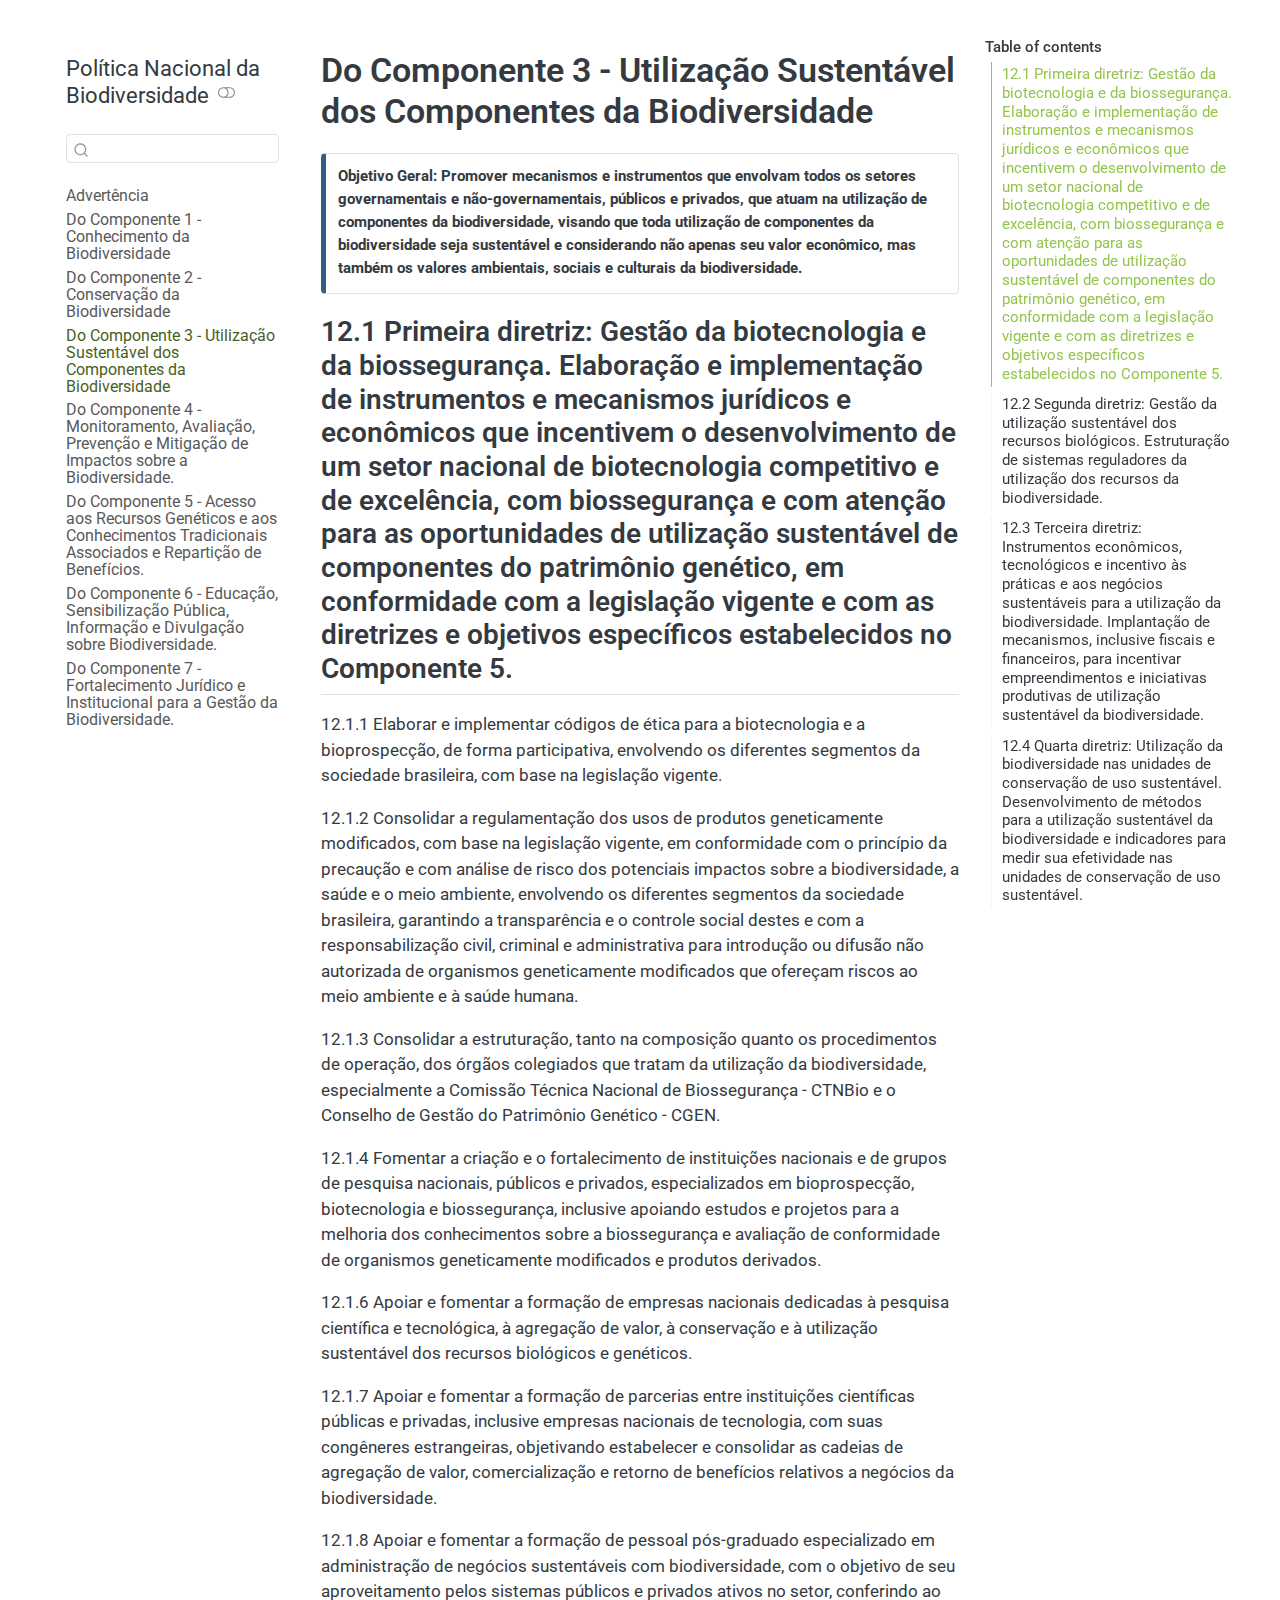
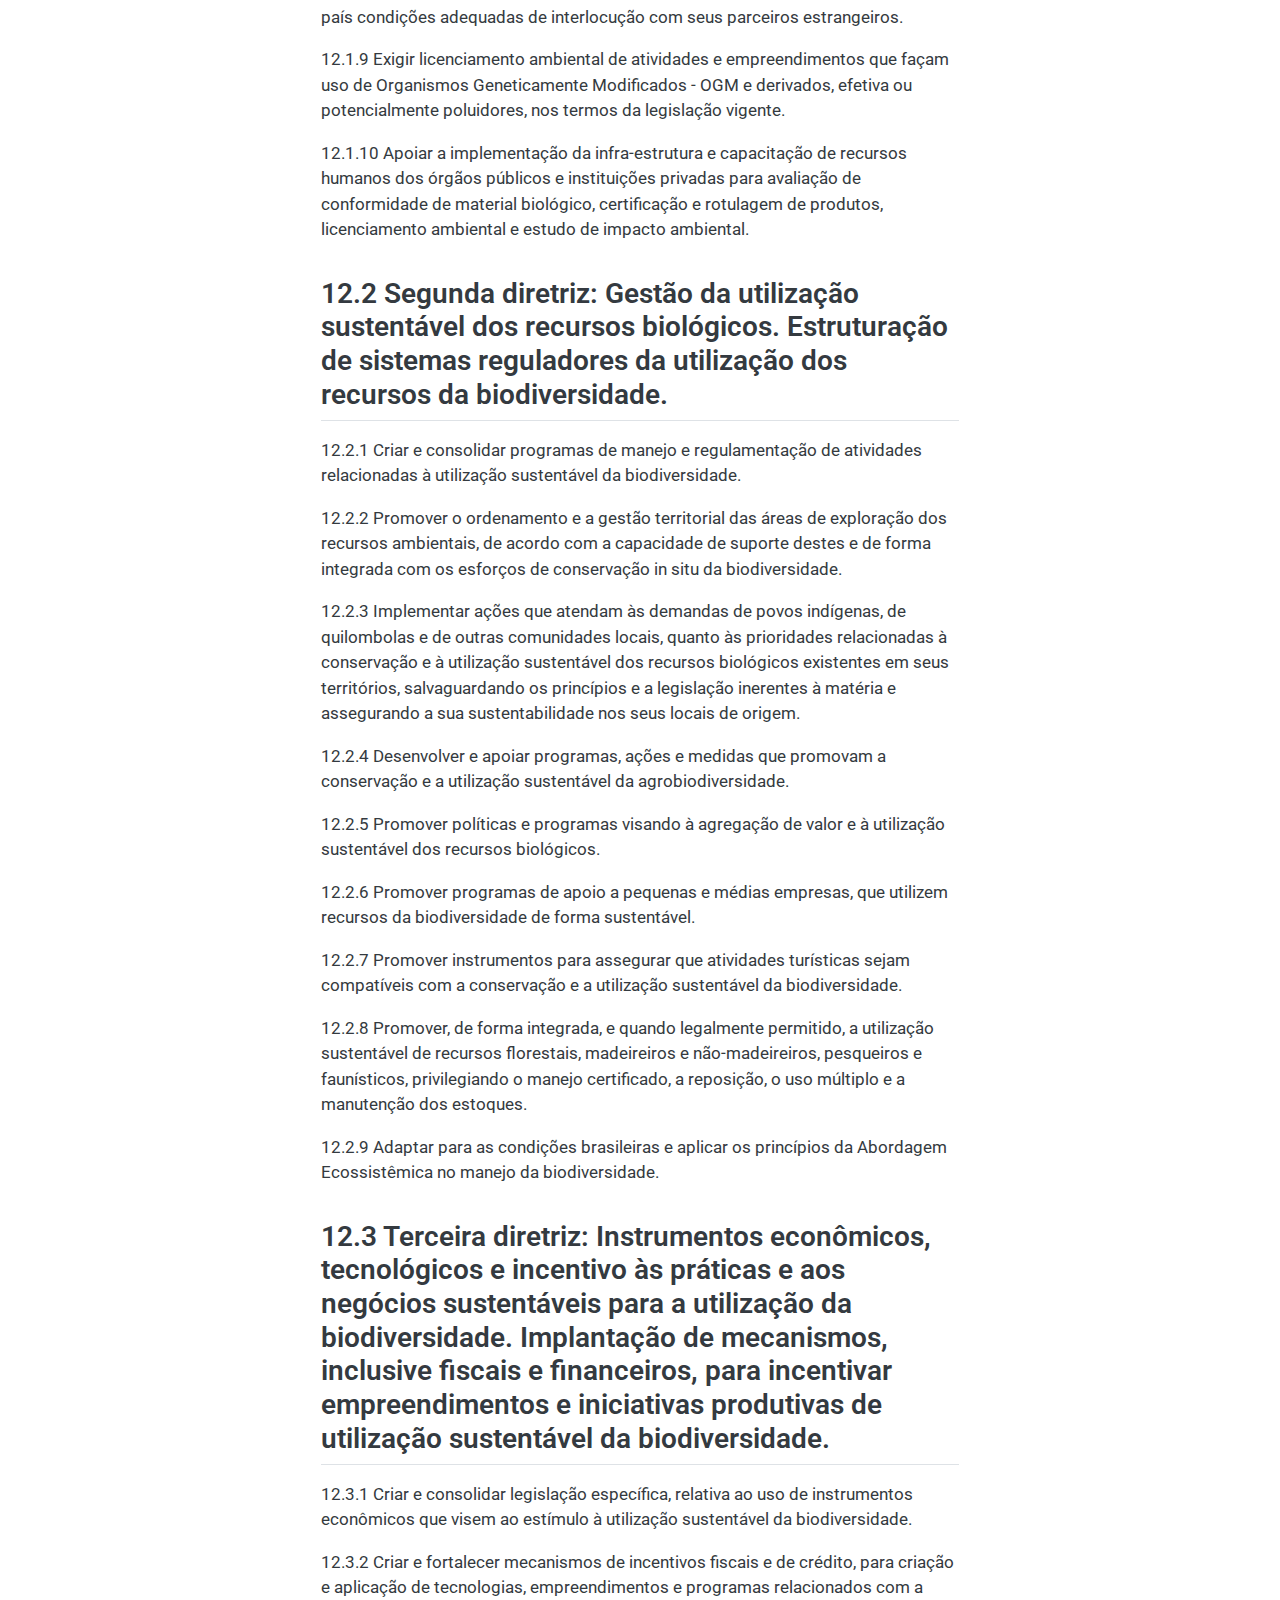
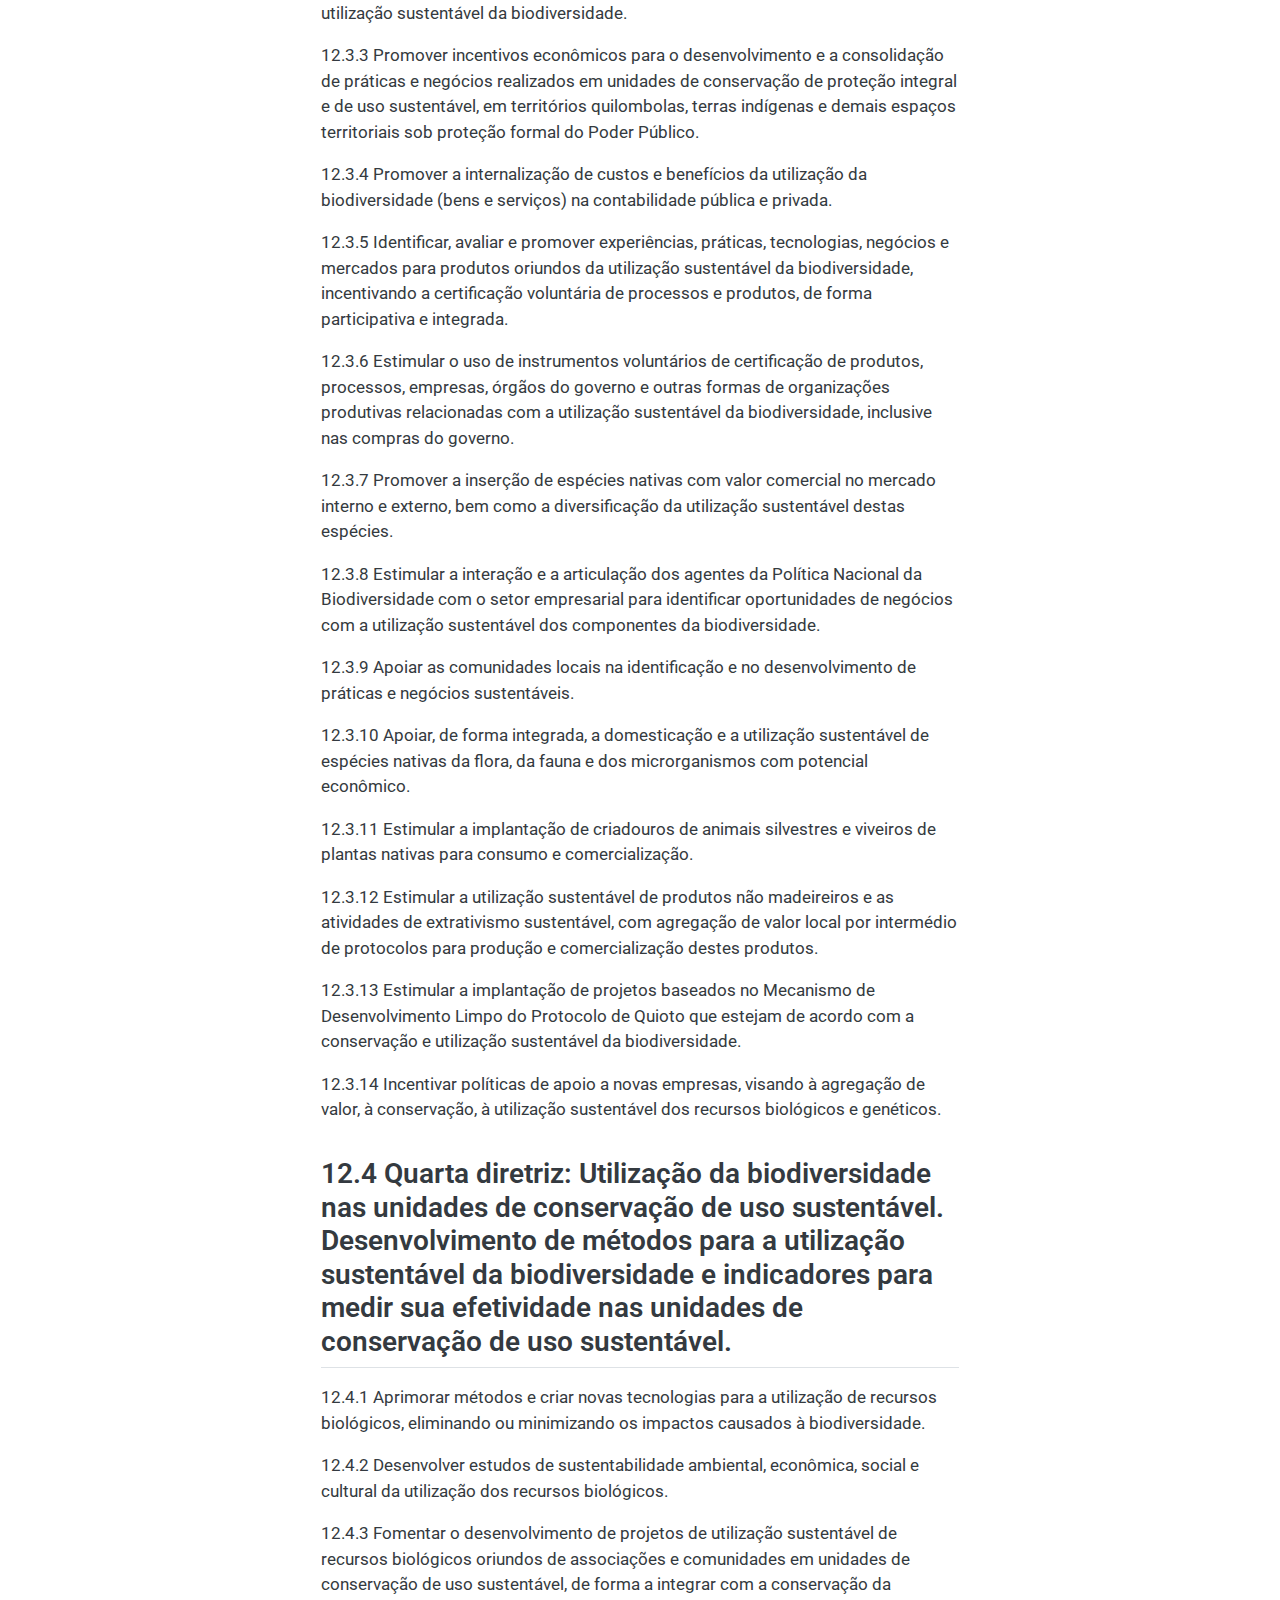
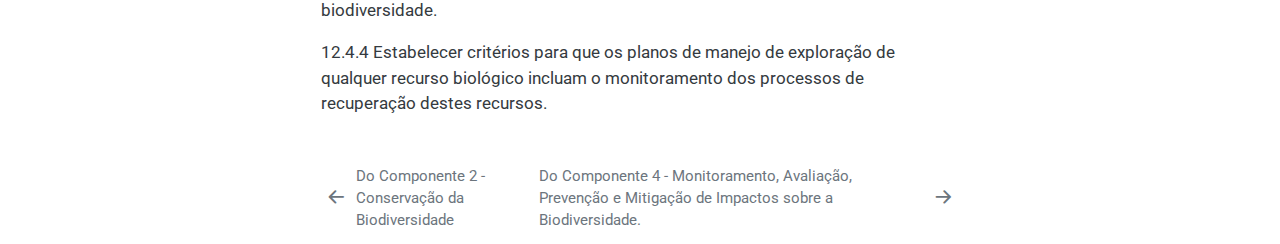
<file: docs/do-componente-3-utilizacao-sustentavel-dos-componentes-da-biodiversidade.html>
<!DOCTYPE html>
<html xmlns="http://www.w3.org/1999/xhtml" lang="en" xml:lang="en"><head>

<meta charset="utf-8">
<meta name="generator" content="quarto-1.4.550">

<meta name="viewport" content="width=device-width, initial-scale=1.0, user-scalable=yes">


<title>Política Nacional da Biodiversidade - Do Componente 3 - Utilização Sustentável dos Componentes da Biodiversidade</title>
<style>
code{white-space: pre-wrap;}
span.smallcaps{font-variant: small-caps;}
div.columns{display: flex; gap: min(4vw, 1.5em);}
div.column{flex: auto; overflow-x: auto;}
div.hanging-indent{margin-left: 1.5em; text-indent: -1.5em;}
ul.task-list{list-style: none;}
ul.task-list li input[type="checkbox"] {
  width: 0.8em;
  margin: 0 0.8em 0.2em -1em; /* quarto-specific, see https://github.com/quarto-dev/quarto-cli/issues/4556 */ 
  vertical-align: middle;
}
</style>


<script src="site_libs/quarto-nav/quarto-nav.js"></script>
<script src="site_libs/quarto-nav/headroom.min.js"></script>
<script src="site_libs/clipboard/clipboard.min.js"></script>
<script src="site_libs/quarto-search/autocomplete.umd.js"></script>
<script src="site_libs/quarto-search/fuse.min.js"></script>
<script src="site_libs/quarto-search/quarto-search.js"></script>
<meta name="quarto:offset" content="./">
<link href="./do-componente-4-monitoramento-avaliacao-prevencao-e-mitigacao-de-impactos-sobre-a-biodiversidade.html" rel="next">
<link href="./do-componente-2-conservacao-da-biodiversidade.html" rel="prev">
<script src="site_libs/quarto-html/quarto.js"></script>
<script src="site_libs/quarto-html/popper.min.js"></script>
<script src="site_libs/quarto-html/tippy.umd.min.js"></script>
<script src="site_libs/quarto-html/anchor.min.js"></script>
<link href="site_libs/quarto-html/tippy.css" rel="stylesheet">
<link href="site_libs/quarto-html/quarto-syntax-highlighting.css" rel="stylesheet" class="quarto-color-scheme" id="quarto-text-highlighting-styles">
<link href="site_libs/quarto-html/quarto-syntax-highlighting-dark.css" rel="prefetch" class="quarto-color-scheme quarto-color-alternate" id="quarto-text-highlighting-styles">
<script src="site_libs/bootstrap/bootstrap.min.js"></script>
<link href="site_libs/bootstrap/bootstrap-icons.css" rel="stylesheet">
<link href="site_libs/bootstrap/bootstrap.min.css" rel="stylesheet" class="quarto-color-scheme" id="quarto-bootstrap" data-mode="light">
<link href="site_libs/bootstrap/bootstrap-dark.min.css" rel="prefetch" class="quarto-color-scheme quarto-color-alternate" id="quarto-bootstrap" data-mode="dark">
<script id="quarto-search-options" type="application/json">{
  "location": "sidebar",
  "copy-button": false,
  "collapse-after": 3,
  "panel-placement": "start",
  "type": "textbox",
  "limit": 50,
  "keyboard-shortcut": [
    "f",
    "/",
    "s"
  ],
  "show-item-context": false,
  "language": {
    "search-no-results-text": "No results",
    "search-matching-documents-text": "matching documents",
    "search-copy-link-title": "Copy link to search",
    "search-hide-matches-text": "Hide additional matches",
    "search-more-match-text": "more match in this document",
    "search-more-matches-text": "more matches in this document",
    "search-clear-button-title": "Clear",
    "search-text-placeholder": "",
    "search-detached-cancel-button-title": "Cancel",
    "search-submit-button-title": "Submit",
    "search-label": "Search"
  }
}</script>
<script async="" src="https://www.googletagmanager.com/gtag/js?id=G-1Z12X1DBFE"></script>

<script type="text/javascript">

window.dataLayer = window.dataLayer || [];
function gtag(){dataLayer.push(arguments);}
gtag('js', new Date());
gtag('config', 'G-1Z12X1DBFE', { 'anonymize_ip': true});
</script>
<script src="nav-arrows.js"></script>


<link rel="stylesheet" href="style.css">
</head>

<body class="nav-sidebar floating">

<div id="quarto-search-results"></div>
  <header id="quarto-header" class="headroom fixed-top">
  <nav class="quarto-secondary-nav">
    <div class="container-fluid d-flex">
      <button type="button" class="quarto-btn-toggle btn" data-bs-toggle="collapse" data-bs-target=".quarto-sidebar-collapse-item" aria-controls="quarto-sidebar" aria-expanded="false" aria-label="Toggle sidebar navigation" onclick="if (window.quartoToggleHeadroom) { window.quartoToggleHeadroom(); }">
        <i class="bi bi-layout-text-sidebar-reverse"></i>
      </button>
        <nav class="quarto-page-breadcrumbs" aria-label="breadcrumb"><ol class="breadcrumb"><li class="breadcrumb-item"><a href="./do-componente-3-utilizacao-sustentavel-dos-componentes-da-biodiversidade.html"><span class="chapter-title">Do Componente 3 - Utilização Sustentável dos Componentes da Biodiversidade</span></a></li></ol></nav>
        <a class="flex-grow-1" role="button" data-bs-toggle="collapse" data-bs-target=".quarto-sidebar-collapse-item" aria-controls="quarto-sidebar" aria-expanded="false" aria-label="Toggle sidebar navigation" onclick="if (window.quartoToggleHeadroom) { window.quartoToggleHeadroom(); }">      
        </a>
      <button type="button" class="btn quarto-search-button" aria-label="" onclick="window.quartoOpenSearch();">
        <i class="bi bi-search"></i>
      </button>
    </div>
  </nav>
</header>
<!-- content -->
<div id="quarto-content" class="quarto-container page-columns page-rows-contents page-layout-article">
<!-- sidebar -->
  <nav id="quarto-sidebar" class="sidebar collapse collapse-horizontal quarto-sidebar-collapse-item sidebar-navigation floating overflow-auto">
    <div class="pt-lg-2 mt-2 text-left sidebar-header">
    <div class="sidebar-title mb-0 py-0">
      <a href="./">Política Nacional da Biodiversidade</a> 
        <div class="sidebar-tools-main">
  <a href="" class="quarto-color-scheme-toggle quarto-navigation-tool  px-1" onclick="window.quartoToggleColorScheme(); return false;" title="Toggle dark mode"><i class="bi"></i></a>
</div>
    </div>
      </div>
        <div class="mt-2 flex-shrink-0 align-items-center">
        <div class="sidebar-search">
        <div id="quarto-search" class="" title="Search"></div>
        </div>
        </div>
    <div class="sidebar-menu-container"> 
    <ul class="list-unstyled mt-1">
        <li class="sidebar-item">
  <div class="sidebar-item-container"> 
  <a href="./index.html" class="sidebar-item-text sidebar-link"><span class="chapter-title">Advertência</span></a>
  </div>
</li>
        <li class="sidebar-item">
  <div class="sidebar-item-container"> 
  <a href="./do-componente-1-conhecimento-da-biodiversidade.html" class="sidebar-item-text sidebar-link"><span class="chapter-title">Do Componente 1 - Conhecimento da Biodiversidade</span></a>
  </div>
</li>
        <li class="sidebar-item">
  <div class="sidebar-item-container"> 
  <a href="./do-componente-2-conservacao-da-biodiversidade.html" class="sidebar-item-text sidebar-link"><span class="chapter-title">Do Componente 2 - Conservação da Biodiversidade</span></a>
  </div>
</li>
        <li class="sidebar-item">
  <div class="sidebar-item-container"> 
  <a href="./do-componente-3-utilizacao-sustentavel-dos-componentes-da-biodiversidade.html" class="sidebar-item-text sidebar-link active"><span class="chapter-title">Do Componente 3 - Utilização Sustentável dos Componentes da Biodiversidade</span></a>
  </div>
</li>
        <li class="sidebar-item">
  <div class="sidebar-item-container"> 
  <a href="./do-componente-4-monitoramento-avaliacao-prevencao-e-mitigacao-de-impactos-sobre-a-biodiversidade.html" class="sidebar-item-text sidebar-link"><span class="chapter-title">Do Componente 4 - Monitoramento, Avaliação, Prevenção e Mitigação de Impactos sobre a Biodiversidade.</span></a>
  </div>
</li>
        <li class="sidebar-item">
  <div class="sidebar-item-container"> 
  <a href="./do-componente-5-acesso-aos-recursos-geneticos-e-aos-conhecimentos-tradicionais-associados-e-reparticao-de-beneficios.html" class="sidebar-item-text sidebar-link"><span class="chapter-title">Do Componente 5 - Acesso aos Recursos Genéticos e aos Conhecimentos Tradicionais Associados e Repartição de Benefícios.</span></a>
  </div>
</li>
        <li class="sidebar-item">
  <div class="sidebar-item-container"> 
  <a href="./do-componente-6-educacao-sensibilizacao-publica-informacao-e-divulgacao-sobre-biodiversidade.html" class="sidebar-item-text sidebar-link"><span class="chapter-title">Do Componente 6 - Educação, Sensibilização Pública, Informação e Divulgação sobre Biodiversidade.</span></a>
  </div>
</li>
        <li class="sidebar-item">
  <div class="sidebar-item-container"> 
  <a href="./do-componente-7-fortalecimento-juridico-e-institucional-para-a-gestao-da-biodiversidade.html" class="sidebar-item-text sidebar-link"><span class="chapter-title">Do Componente 7 - Fortalecimento Jurídico e Institucional para a Gestão da Biodiversidade.</span></a>
  </div>
</li>
    </ul>
    </div>
</nav>
<div id="quarto-sidebar-glass" class="quarto-sidebar-collapse-item" data-bs-toggle="collapse" data-bs-target=".quarto-sidebar-collapse-item"></div>
<!-- margin-sidebar -->
    <div id="quarto-margin-sidebar" class="sidebar margin-sidebar">
        <nav id="TOC" role="doc-toc" class="toc-active">
    <h2 id="toc-title">Table of contents</h2>
   
  <ul>
  <li><a href="#primeira-diretriz-gestão-da-biotecnologia-e-da-biossegurança.-elaboração-e-implementação-de-instrumentos-e-mecanismos-jurídicos-e-econômicos-que-incentivem-o-desenvolvimento-de-um-setor-nacional-de-biotecnologia-competitivo-e-de-excelência-com-biossegurança-e-com-atenção-para-as-oportunidades-de-utilização-sustentável-de-componentes-do-patrimônio-genético-em-conformidade-com-a-legislação-vigente-e-com-as-diretrizes-e-objetivos-específicos-estabelecidos-no-componente-5." id="toc-primeira-diretriz-gestão-da-biotecnologia-e-da-biossegurança.-elaboração-e-implementação-de-instrumentos-e-mecanismos-jurídicos-e-econômicos-que-incentivem-o-desenvolvimento-de-um-setor-nacional-de-biotecnologia-competitivo-e-de-excelência-com-biossegurança-e-com-atenção-para-as-oportunidades-de-utilização-sustentável-de-componentes-do-patrimônio-genético-em-conformidade-com-a-legislação-vigente-e-com-as-diretrizes-e-objetivos-específicos-estabelecidos-no-componente-5." class="nav-link active" data-scroll-target="#primeira-diretriz-gestão-da-biotecnologia-e-da-biossegurança.-elaboração-e-implementação-de-instrumentos-e-mecanismos-jurídicos-e-econômicos-que-incentivem-o-desenvolvimento-de-um-setor-nacional-de-biotecnologia-competitivo-e-de-excelência-com-biossegurança-e-com-atenção-para-as-oportunidades-de-utilização-sustentável-de-componentes-do-patrimônio-genético-em-conformidade-com-a-legislação-vigente-e-com-as-diretrizes-e-objetivos-específicos-estabelecidos-no-componente-5.">12.1 Primeira diretriz: Gestão da biotecnologia e da biossegurança. Elaboração e implementação de instrumentos e mecanismos jurídicos e econômicos que incentivem o desenvolvimento de um setor nacional de biotecnologia competitivo e de excelência, com biossegurança e com atenção para as oportunidades de utilização sustentável de componentes do patrimônio genético, em conformidade com a legislação vigente e com as diretrizes e objetivos específicos estabelecidos no Componente 5.</a></li>
  <li><a href="#segunda-diretriz-gestão-da-utilização-sustentável-dos-recursos-biológicos.-estruturação-de-sistemas-reguladores-da-utilização-dos-recursos-da-biodiversidade." id="toc-segunda-diretriz-gestão-da-utilização-sustentável-dos-recursos-biológicos.-estruturação-de-sistemas-reguladores-da-utilização-dos-recursos-da-biodiversidade." class="nav-link" data-scroll-target="#segunda-diretriz-gestão-da-utilização-sustentável-dos-recursos-biológicos.-estruturação-de-sistemas-reguladores-da-utilização-dos-recursos-da-biodiversidade.">12.2 Segunda diretriz: Gestão da utilização sustentável dos recursos biológicos. Estruturação de sistemas reguladores da utilização dos recursos da biodiversidade.</a></li>
  <li><a href="#terceira-diretriz-instrumentos-econômicos-tecnológicos-e-incentivo-às-práticas-e-aos-negócios-sustentáveis-para-a-utilização-da-biodiversidade.-implantação-de-mecanismos-inclusive-fiscais-e-financeiros-para-incentivar-empreendimentos-e-iniciativas-produtivas-de-utilização-sustentável-da-biodiversidade." id="toc-terceira-diretriz-instrumentos-econômicos-tecnológicos-e-incentivo-às-práticas-e-aos-negócios-sustentáveis-para-a-utilização-da-biodiversidade.-implantação-de-mecanismos-inclusive-fiscais-e-financeiros-para-incentivar-empreendimentos-e-iniciativas-produtivas-de-utilização-sustentável-da-biodiversidade." class="nav-link" data-scroll-target="#terceira-diretriz-instrumentos-econômicos-tecnológicos-e-incentivo-às-práticas-e-aos-negócios-sustentáveis-para-a-utilização-da-biodiversidade.-implantação-de-mecanismos-inclusive-fiscais-e-financeiros-para-incentivar-empreendimentos-e-iniciativas-produtivas-de-utilização-sustentável-da-biodiversidade.">12.3 Terceira diretriz: Instrumentos econômicos, tecnológicos e incentivo às práticas e aos negócios sustentáveis para a utilização da biodiversidade. Implantação de mecanismos, inclusive fiscais e financeiros, para incentivar empreendimentos e iniciativas produtivas de utilização sustentável da biodiversidade.</a></li>
  <li><a href="#quarta-diretriz-utilização-da-biodiversidade-nas-unidades-de-conservação-de-uso-sustentável.-desenvolvimento-de-métodos-para-a-utilização-sustentável-da-biodiversidade-e-indicadores-para-medir-sua-efetividade-nas-unidades-de-conservação-de-uso-sustentável." id="toc-quarta-diretriz-utilização-da-biodiversidade-nas-unidades-de-conservação-de-uso-sustentável.-desenvolvimento-de-métodos-para-a-utilização-sustentável-da-biodiversidade-e-indicadores-para-medir-sua-efetividade-nas-unidades-de-conservação-de-uso-sustentável." class="nav-link" data-scroll-target="#quarta-diretriz-utilização-da-biodiversidade-nas-unidades-de-conservação-de-uso-sustentável.-desenvolvimento-de-métodos-para-a-utilização-sustentável-da-biodiversidade-e-indicadores-para-medir-sua-efetividade-nas-unidades-de-conservação-de-uso-sustentável.">12.4 Quarta diretriz: Utilização da biodiversidade nas unidades de conservação de uso sustentável. Desenvolvimento de métodos para a utilização sustentável da biodiversidade e indicadores para medir sua efetividade nas unidades de conservação de uso sustentável.</a></li>
  </ul>
</nav>
    </div>
<!-- main -->
<main class="content" id="quarto-document-content">

<header id="title-block-header" class="quarto-title-block default">
<div class="quarto-title">
<h1 class="title"><span class="chapter-title">Do Componente 3 - Utilização Sustentável dos Componentes da Biodiversidade</span></h1>
</div>



<div class="quarto-title-meta">

    
  
    
  </div>
  


</header>


<div class="callout callout-style-simple callout-note no-icon">
<div class="callout-body d-flex">
<div class="callout-icon-container">
<i class="callout-icon no-icon"></i>
</div>
<div class="callout-body-container">
<p><strong>Objetivo Geral: Promover mecanismos e instrumentos que envolvam todos os setores governamentais e não-governamentais, públicos e privados, que atuam na utilização de componentes da biodiversidade, visando que toda utilização de componentes da biodiversidade seja sustentável e considerando não apenas seu valor econômico, mas também os valores ambientais, sociais e culturais da biodiversidade.</strong></p>
</div>
</div>
</div>
<section id="primeira-diretriz-gestão-da-biotecnologia-e-da-biossegurança.-elaboração-e-implementação-de-instrumentos-e-mecanismos-jurídicos-e-econômicos-que-incentivem-o-desenvolvimento-de-um-setor-nacional-de-biotecnologia-competitivo-e-de-excelência-com-biossegurança-e-com-atenção-para-as-oportunidades-de-utilização-sustentável-de-componentes-do-patrimônio-genético-em-conformidade-com-a-legislação-vigente-e-com-as-diretrizes-e-objetivos-específicos-estabelecidos-no-componente-5." class="level2">
<h2 class="anchored" data-anchor-id="primeira-diretriz-gestão-da-biotecnologia-e-da-biossegurança.-elaboração-e-implementação-de-instrumentos-e-mecanismos-jurídicos-e-econômicos-que-incentivem-o-desenvolvimento-de-um-setor-nacional-de-biotecnologia-competitivo-e-de-excelência-com-biossegurança-e-com-atenção-para-as-oportunidades-de-utilização-sustentável-de-componentes-do-patrimônio-genético-em-conformidade-com-a-legislação-vigente-e-com-as-diretrizes-e-objetivos-específicos-estabelecidos-no-componente-5.">12.1 Primeira diretriz: Gestão da biotecnologia e da biossegurança. Elaboração e implementação de instrumentos e mecanismos jurídicos e econômicos que incentivem o desenvolvimento de um setor nacional de biotecnologia competitivo e de excelência, com biossegurança e com atenção para as oportunidades de utilização sustentável de componentes do patrimônio genético, em conformidade com a legislação vigente e com as diretrizes e objetivos específicos estabelecidos no Componente 5.</h2>
<p>12.1.1 Elaborar e implementar códigos de ética para a biotecnologia e a bioprospecção, de forma participativa, envolvendo os diferentes segmentos da sociedade brasileira, com base na legislação vigente.</p>
<p>12.1.2 Consolidar a regulamentação dos usos de produtos geneticamente modificados, com base na legislação vigente, em conformidade com o princípio da precaução e com análise de risco dos potenciais impactos sobre a biodiversidade, a saúde e o meio ambiente, envolvendo os diferentes segmentos da sociedade brasileira, garantindo a transparência e o controle social destes e com a responsabilização civil, criminal e administrativa para introdução ou difusão não autorizada de organismos geneticamente modificados que ofereçam riscos ao meio ambiente e à saúde humana.</p>
<p>12.1.3 Consolidar a estruturação, tanto na composição quanto os procedimentos de operação, dos órgãos colegiados que tratam da utilização da biodiversidade, especialmente a Comissão Técnica Nacional de Biossegurança - CTNBio e o Conselho de Gestão do Patrimônio Genético - CGEN.</p>
<p>12.1.4 Fomentar a criação e o fortalecimento de instituições nacionais e de grupos de pesquisa nacionais, públicos e privados, especializados em bioprospecção, biotecnologia e biossegurança, inclusive apoiando estudos e projetos para a melhoria dos conhecimentos sobre a biossegurança e avaliação de conformidade de organismos geneticamente modificados e produtos derivados.</p>
<p>12.1.6 Apoiar e fomentar a formação de empresas nacionais dedicadas à pesquisa científica e tecnológica, à agregação de valor, à conservação e à utilização sustentável dos recursos biológicos e genéticos.</p>
<p>12.1.7 Apoiar e fomentar a formação de parcerias entre instituições científicas públicas e privadas, inclusive empresas nacionais de tecnologia, com suas congêneres estrangeiras, objetivando estabelecer e consolidar as cadeias de agregação de valor, comercialização e retorno de benefícios relativos a negócios da biodiversidade.</p>
<p>12.1.8 Apoiar e fomentar a formação de pessoal pós-graduado especializado em administração de negócios sustentáveis com biodiversidade, com o objetivo de seu aproveitamento pelos sistemas públicos e privados ativos no setor, conferindo ao país condições adequadas de interlocução com seus parceiros estrangeiros.</p>
<p>12.1.9 Exigir licenciamento ambiental de atividades e empreendimentos que façam uso de Organismos Geneticamente Modificados - OGM e derivados, efetiva ou potencialmente poluidores, nos termos da legislação vigente.</p>
<p>12.1.10 Apoiar a implementação da infra-estrutura e capacitação de recursos humanos dos órgãos públicos e instituições privadas para avaliação de conformidade de material biológico, certificação e rotulagem de produtos, licenciamento ambiental e estudo de impacto ambiental.</p>
</section>
<section id="segunda-diretriz-gestão-da-utilização-sustentável-dos-recursos-biológicos.-estruturação-de-sistemas-reguladores-da-utilização-dos-recursos-da-biodiversidade." class="level2">
<h2 class="anchored" data-anchor-id="segunda-diretriz-gestão-da-utilização-sustentável-dos-recursos-biológicos.-estruturação-de-sistemas-reguladores-da-utilização-dos-recursos-da-biodiversidade.">12.2 Segunda diretriz: Gestão da utilização sustentável dos recursos biológicos. Estruturação de sistemas reguladores da utilização dos recursos da biodiversidade.</h2>
<p>12.2.1 Criar e consolidar programas de manejo e regulamentação de atividades relacionadas à utilização sustentável da biodiversidade.</p>
<p>12.2.2 Promover o ordenamento e a gestão territorial das áreas de exploração dos recursos ambientais, de acordo com a capacidade de suporte destes e de forma integrada com os esforços de conservação in situ da biodiversidade.</p>
<p>12.2.3 Implementar ações que atendam às demandas de povos indígenas, de quilombolas e de outras comunidades locais, quanto às prioridades relacionadas à conservação e à utilização sustentável dos recursos biológicos existentes em seus territórios, salvaguardando os princípios e a legislação inerentes à matéria e assegurando a sua sustentabilidade nos seus locais de origem.</p>
<p>12.2.4 Desenvolver e apoiar programas, ações e medidas que promovam a conservação e a utilização sustentável da agrobiodiversidade.</p>
<p>12.2.5 Promover políticas e programas visando à agregação de valor e à utilização sustentável dos recursos biológicos.</p>
<p>12.2.6 Promover programas de apoio a pequenas e médias empresas, que utilizem recursos da biodiversidade de forma sustentável.</p>
<p>12.2.7 Promover instrumentos para assegurar que atividades turísticas sejam compatíveis com a conservação e a utilização sustentável da biodiversidade.</p>
<p>12.2.8 Promover, de forma integrada, e quando legalmente permitido, a utilização sustentável de recursos florestais, madeireiros e não-madeireiros, pesqueiros e faunísticos, privilegiando o manejo certificado, a reposição, o uso múltiplo e a manutenção dos estoques.</p>
<p>12.2.9 Adaptar para as condições brasileiras e aplicar os princípios da Abordagem Ecossistêmica no manejo da biodiversidade.</p>
</section>
<section id="terceira-diretriz-instrumentos-econômicos-tecnológicos-e-incentivo-às-práticas-e-aos-negócios-sustentáveis-para-a-utilização-da-biodiversidade.-implantação-de-mecanismos-inclusive-fiscais-e-financeiros-para-incentivar-empreendimentos-e-iniciativas-produtivas-de-utilização-sustentável-da-biodiversidade." class="level2">
<h2 class="anchored" data-anchor-id="terceira-diretriz-instrumentos-econômicos-tecnológicos-e-incentivo-às-práticas-e-aos-negócios-sustentáveis-para-a-utilização-da-biodiversidade.-implantação-de-mecanismos-inclusive-fiscais-e-financeiros-para-incentivar-empreendimentos-e-iniciativas-produtivas-de-utilização-sustentável-da-biodiversidade.">12.3 Terceira diretriz: Instrumentos econômicos, tecnológicos e incentivo às práticas e aos negócios sustentáveis para a utilização da biodiversidade. Implantação de mecanismos, inclusive fiscais e financeiros, para incentivar empreendimentos e iniciativas produtivas de utilização sustentável da biodiversidade.</h2>
<p>12.3.1 Criar e consolidar legislação específica, relativa ao uso de instrumentos econômicos que visem ao estímulo à utilização sustentável da biodiversidade.</p>
<p>12.3.2 Criar e fortalecer mecanismos de incentivos fiscais e de crédito, para criação e aplicação de tecnologias, empreendimentos e programas relacionados com a utilização sustentável da biodiversidade.</p>
<p>12.3.3 Promover incentivos econômicos para o desenvolvimento e a consolidação de práticas e negócios realizados em unidades de conservação de proteção integral e de uso sustentável, em territórios quilombolas, terras indígenas e demais espaços territoriais sob proteção formal do Poder Público.</p>
<p>12.3.4 Promover a internalização de custos e benefícios da utilização da biodiversidade (bens e serviços) na contabilidade pública e privada.</p>
<p>12.3.5 Identificar, avaliar e promover experiências, práticas, tecnologias, negócios e mercados para produtos oriundos da utilização sustentável da biodiversidade, incentivando a certificação voluntária de processos e produtos, de forma participativa e integrada.</p>
<p>12.3.6 Estimular o uso de instrumentos voluntários de certificação de produtos, processos, empresas, órgãos do governo e outras formas de organizações produtivas relacionadas com a utilização sustentável da biodiversidade, inclusive nas compras do governo.</p>
<p>12.3.7 Promover a inserção de espécies nativas com valor comercial no mercado interno e externo, bem como a diversificação da utilização sustentável destas espécies.</p>
<p>12.3.8 Estimular a interação e a articulação dos agentes da Política Nacional da Biodiversidade com o setor empresarial para identificar oportunidades de negócios com a utilização sustentável dos componentes da biodiversidade.</p>
<p>12.3.9 Apoiar as comunidades locais na identificação e no desenvolvimento de práticas e negócios sustentáveis.</p>
<p>12.3.10 Apoiar, de forma integrada, a domesticação e a utilização sustentável de espécies nativas da flora, da fauna e dos microrganismos com potencial econômico.</p>
<p>12.3.11 Estimular a implantação de criadouros de animais silvestres e viveiros de plantas nativas para consumo e comercialização.</p>
<p>12.3.12 Estimular a utilização sustentável de produtos não madeireiros e as atividades de extrativismo sustentável, com agregação de valor local por intermédio de protocolos para produção e comercialização destes produtos.</p>
<p>12.3.13 Estimular a implantação de projetos baseados no Mecanismo de Desenvolvimento Limpo do Protocolo de Quioto que estejam de acordo com a conservação e utilização sustentável da biodiversidade.</p>
<p>12.3.14 Incentivar políticas de apoio a novas empresas, visando à agregação de valor, à conservação, à utilização sustentável dos recursos biológicos e genéticos.</p>
</section>
<section id="quarta-diretriz-utilização-da-biodiversidade-nas-unidades-de-conservação-de-uso-sustentável.-desenvolvimento-de-métodos-para-a-utilização-sustentável-da-biodiversidade-e-indicadores-para-medir-sua-efetividade-nas-unidades-de-conservação-de-uso-sustentável." class="level2">
<h2 class="anchored" data-anchor-id="quarta-diretriz-utilização-da-biodiversidade-nas-unidades-de-conservação-de-uso-sustentável.-desenvolvimento-de-métodos-para-a-utilização-sustentável-da-biodiversidade-e-indicadores-para-medir-sua-efetividade-nas-unidades-de-conservação-de-uso-sustentável.">12.4 Quarta diretriz: Utilização da biodiversidade nas unidades de conservação de uso sustentável. Desenvolvimento de métodos para a utilização sustentável da biodiversidade e indicadores para medir sua efetividade nas unidades de conservação de uso sustentável.</h2>
<p>12.4.1 Aprimorar métodos e criar novas tecnologias para a utilização de recursos biológicos, eliminando ou minimizando os impactos causados à biodiversidade.</p>
<p>12.4.2 Desenvolver estudos de sustentabilidade ambiental, econômica, social e cultural da utilização dos recursos biológicos.</p>
<p>12.4.3 Fomentar o desenvolvimento de projetos de utilização sustentável de recursos biológicos oriundos de associações e comunidades em unidades de conservação de uso sustentável, de forma a integrar com a conservação da biodiversidade.</p>
<p>12.4.4 Estabelecer critérios para que os planos de manejo de exploração de qualquer recurso biológico incluam o monitoramento dos processos de recuperação destes recursos.</p>


</section>

</main> <!-- /main -->
<script id="quarto-html-after-body" type="application/javascript">
window.document.addEventListener("DOMContentLoaded", function (event) {
  const toggleBodyColorMode = (bsSheetEl) => {
    const mode = bsSheetEl.getAttribute("data-mode");
    const bodyEl = window.document.querySelector("body");
    if (mode === "dark") {
      bodyEl.classList.add("quarto-dark");
      bodyEl.classList.remove("quarto-light");
    } else {
      bodyEl.classList.add("quarto-light");
      bodyEl.classList.remove("quarto-dark");
    }
  }
  const toggleBodyColorPrimary = () => {
    const bsSheetEl = window.document.querySelector("link#quarto-bootstrap");
    if (bsSheetEl) {
      toggleBodyColorMode(bsSheetEl);
    }
  }
  toggleBodyColorPrimary();  
  const disableStylesheet = (stylesheets) => {
    for (let i=0; i < stylesheets.length; i++) {
      const stylesheet = stylesheets[i];
      stylesheet.rel = 'prefetch';
    }
  }
  const enableStylesheet = (stylesheets) => {
    for (let i=0; i < stylesheets.length; i++) {
      const stylesheet = stylesheets[i];
      stylesheet.rel = 'stylesheet';
    }
  }
  const manageTransitions = (selector, allowTransitions) => {
    const els = window.document.querySelectorAll(selector);
    for (let i=0; i < els.length; i++) {
      const el = els[i];
      if (allowTransitions) {
        el.classList.remove('notransition');
      } else {
        el.classList.add('notransition');
      }
    }
  }
  const toggleGiscusIfUsed = (isAlternate, darkModeDefault) => {
    const baseTheme = document.querySelector('#giscus-base-theme')?.value ?? 'light';
    const alternateTheme = document.querySelector('#giscus-alt-theme')?.value ?? 'dark';
    let newTheme = '';
    if(darkModeDefault) {
      newTheme = isAlternate ? baseTheme : alternateTheme;
    } else {
      newTheme = isAlternate ? alternateTheme : baseTheme;
    }
    const changeGiscusTheme = () => {
      // From: https://github.com/giscus/giscus/issues/336
      const sendMessage = (message) => {
        const iframe = document.querySelector('iframe.giscus-frame');
        if (!iframe) return;
        iframe.contentWindow.postMessage({ giscus: message }, 'https://giscus.app');
      }
      sendMessage({
        setConfig: {
          theme: newTheme
        }
      });
    }
    const isGiscussLoaded = window.document.querySelector('iframe.giscus-frame') !== null;
    if (isGiscussLoaded) {
      changeGiscusTheme();
    }
  }
  const toggleColorMode = (alternate) => {
    // Switch the stylesheets
    const alternateStylesheets = window.document.querySelectorAll('link.quarto-color-scheme.quarto-color-alternate');
    manageTransitions('#quarto-margin-sidebar .nav-link', false);
    if (alternate) {
      enableStylesheet(alternateStylesheets);
      for (const sheetNode of alternateStylesheets) {
        if (sheetNode.id === "quarto-bootstrap") {
          toggleBodyColorMode(sheetNode);
        }
      }
    } else {
      disableStylesheet(alternateStylesheets);
      toggleBodyColorPrimary();
    }
    manageTransitions('#quarto-margin-sidebar .nav-link', true);
    // Switch the toggles
    const toggles = window.document.querySelectorAll('.quarto-color-scheme-toggle');
    for (let i=0; i < toggles.length; i++) {
      const toggle = toggles[i];
      if (toggle) {
        if (alternate) {
          toggle.classList.add("alternate");     
        } else {
          toggle.classList.remove("alternate");
        }
      }
    }
    // Hack to workaround the fact that safari doesn't
    // properly recolor the scrollbar when toggling (#1455)
    if (navigator.userAgent.indexOf('Safari') > 0 && navigator.userAgent.indexOf('Chrome') == -1) {
      manageTransitions("body", false);
      window.scrollTo(0, 1);
      setTimeout(() => {
        window.scrollTo(0, 0);
        manageTransitions("body", true);
      }, 40);  
    }
  }
  const isFileUrl = () => { 
    return window.location.protocol === 'file:';
  }
  const hasAlternateSentinel = () => {  
    let styleSentinel = getColorSchemeSentinel();
    if (styleSentinel !== null) {
      return styleSentinel === "alternate";
    } else {
      return false;
    }
  }
  const setStyleSentinel = (alternate) => {
    const value = alternate ? "alternate" : "default";
    if (!isFileUrl()) {
      window.localStorage.setItem("quarto-color-scheme", value);
    } else {
      localAlternateSentinel = value;
    }
  }
  const getColorSchemeSentinel = () => {
    if (!isFileUrl()) {
      const storageValue = window.localStorage.getItem("quarto-color-scheme");
      return storageValue != null ? storageValue : localAlternateSentinel;
    } else {
      return localAlternateSentinel;
    }
  }
  const darkModeDefault = false;
  let localAlternateSentinel = darkModeDefault ? 'alternate' : 'default';
  // Dark / light mode switch
  window.quartoToggleColorScheme = () => {
    // Read the current dark / light value 
    let toAlternate = !hasAlternateSentinel();
    toggleColorMode(toAlternate);
    setStyleSentinel(toAlternate);
    toggleGiscusIfUsed(toAlternate, darkModeDefault);
  };
  // Ensure there is a toggle, if there isn't float one in the top right
  if (window.document.querySelector('.quarto-color-scheme-toggle') === null) {
    const a = window.document.createElement('a');
    a.classList.add('top-right');
    a.classList.add('quarto-color-scheme-toggle');
    a.href = "";
    a.onclick = function() { try { window.quartoToggleColorScheme(); } catch {} return false; };
    const i = window.document.createElement("i");
    i.classList.add('bi');
    a.appendChild(i);
    window.document.body.appendChild(a);
  }
  // Switch to dark mode if need be
  if (hasAlternateSentinel()) {
    toggleColorMode(true);
  } else {
    toggleColorMode(false);
  }
  const icon = "";
  const anchorJS = new window.AnchorJS();
  anchorJS.options = {
    placement: 'right',
    icon: icon
  };
  anchorJS.add('.anchored');
  const isCodeAnnotation = (el) => {
    for (const clz of el.classList) {
      if (clz.startsWith('code-annotation-')) {                     
        return true;
      }
    }
    return false;
  }
  const clipboard = new window.ClipboardJS('.code-copy-button', {
    text: function(trigger) {
      const codeEl = trigger.previousElementSibling.cloneNode(true);
      for (const childEl of codeEl.children) {
        if (isCodeAnnotation(childEl)) {
          childEl.remove();
        }
      }
      return codeEl.innerText;
    }
  });
  clipboard.on('success', function(e) {
    // button target
    const button = e.trigger;
    // don't keep focus
    button.blur();
    // flash "checked"
    button.classList.add('code-copy-button-checked');
    var currentTitle = button.getAttribute("title");
    button.setAttribute("title", "Copied!");
    let tooltip;
    if (window.bootstrap) {
      button.setAttribute("data-bs-toggle", "tooltip");
      button.setAttribute("data-bs-placement", "left");
      button.setAttribute("data-bs-title", "Copied!");
      tooltip = new bootstrap.Tooltip(button, 
        { trigger: "manual", 
          customClass: "code-copy-button-tooltip",
          offset: [0, -8]});
      tooltip.show();    
    }
    setTimeout(function() {
      if (tooltip) {
        tooltip.hide();
        button.removeAttribute("data-bs-title");
        button.removeAttribute("data-bs-toggle");
        button.removeAttribute("data-bs-placement");
      }
      button.setAttribute("title", currentTitle);
      button.classList.remove('code-copy-button-checked');
    }, 1000);
    // clear code selection
    e.clearSelection();
  });
  function tippyHover(el, contentFn, onTriggerFn, onUntriggerFn) {
    const config = {
      allowHTML: true,
      maxWidth: 500,
      delay: 100,
      arrow: false,
      appendTo: function(el) {
          return el.parentElement;
      },
      interactive: true,
      interactiveBorder: 10,
      theme: 'quarto',
      placement: 'bottom-start',
    };
    if (contentFn) {
      config.content = contentFn;
    }
    if (onTriggerFn) {
      config.onTrigger = onTriggerFn;
    }
    if (onUntriggerFn) {
      config.onUntrigger = onUntriggerFn;
    }
    window.tippy(el, config); 
  }
  const noterefs = window.document.querySelectorAll('a[role="doc-noteref"]');
  for (var i=0; i<noterefs.length; i++) {
    const ref = noterefs[i];
    tippyHover(ref, function() {
      // use id or data attribute instead here
      let href = ref.getAttribute('data-footnote-href') || ref.getAttribute('href');
      try { href = new URL(href).hash; } catch {}
      const id = href.replace(/^#\/?/, "");
      const note = window.document.getElementById(id);
      return note.innerHTML;
    });
  }
  const xrefs = window.document.querySelectorAll('a.quarto-xref');
  const processXRef = (id, note) => {
    // Strip column container classes
    const stripColumnClz = (el) => {
      el.classList.remove("page-full", "page-columns");
      if (el.children) {
        for (const child of el.children) {
          stripColumnClz(child);
        }
      }
    }
    stripColumnClz(note)
    if (id === null || id.startsWith('sec-')) {
      // Special case sections, only their first couple elements
      const container = document.createElement("div");
      if (note.children && note.children.length > 2) {
        container.appendChild(note.children[0].cloneNode(true));
        for (let i = 1; i < note.children.length; i++) {
          const child = note.children[i];
          if (child.tagName === "P" && child.innerText === "") {
            continue;
          } else {
            container.appendChild(child.cloneNode(true));
            break;
          }
        }
        if (window.Quarto?.typesetMath) {
          window.Quarto.typesetMath(container);
        }
        return container.innerHTML
      } else {
        if (window.Quarto?.typesetMath) {
          window.Quarto.typesetMath(note);
        }
        return note.innerHTML;
      }
    } else {
      // Remove any anchor links if they are present
      const anchorLink = note.querySelector('a.anchorjs-link');
      if (anchorLink) {
        anchorLink.remove();
      }
      if (window.Quarto?.typesetMath) {
        window.Quarto.typesetMath(note);
      }
      // TODO in 1.5, we should make sure this works without a callout special case
      if (note.classList.contains("callout")) {
        return note.outerHTML;
      } else {
        return note.innerHTML;
      }
    }
  }
  for (var i=0; i<xrefs.length; i++) {
    const xref = xrefs[i];
    tippyHover(xref, undefined, function(instance) {
      instance.disable();
      let url = xref.getAttribute('href');
      let hash = undefined; 
      if (url.startsWith('#')) {
        hash = url;
      } else {
        try { hash = new URL(url).hash; } catch {}
      }
      if (hash) {
        const id = hash.replace(/^#\/?/, "");
        const note = window.document.getElementById(id);
        if (note !== null) {
          try {
            const html = processXRef(id, note.cloneNode(true));
            instance.setContent(html);
          } finally {
            instance.enable();
            instance.show();
          }
        } else {
          // See if we can fetch this
          fetch(url.split('#')[0])
          .then(res => res.text())
          .then(html => {
            const parser = new DOMParser();
            const htmlDoc = parser.parseFromString(html, "text/html");
            const note = htmlDoc.getElementById(id);
            if (note !== null) {
              const html = processXRef(id, note);
              instance.setContent(html);
            } 
          }).finally(() => {
            instance.enable();
            instance.show();
          });
        }
      } else {
        // See if we can fetch a full url (with no hash to target)
        // This is a special case and we should probably do some content thinning / targeting
        fetch(url)
        .then(res => res.text())
        .then(html => {
          const parser = new DOMParser();
          const htmlDoc = parser.parseFromString(html, "text/html");
          const note = htmlDoc.querySelector('main.content');
          if (note !== null) {
            // This should only happen for chapter cross references
            // (since there is no id in the URL)
            // remove the first header
            if (note.children.length > 0 && note.children[0].tagName === "HEADER") {
              note.children[0].remove();
            }
            const html = processXRef(null, note);
            instance.setContent(html);
          } 
        }).finally(() => {
          instance.enable();
          instance.show();
        });
      }
    }, function(instance) {
    });
  }
      let selectedAnnoteEl;
      const selectorForAnnotation = ( cell, annotation) => {
        let cellAttr = 'data-code-cell="' + cell + '"';
        let lineAttr = 'data-code-annotation="' +  annotation + '"';
        const selector = 'span[' + cellAttr + '][' + lineAttr + ']';
        return selector;
      }
      const selectCodeLines = (annoteEl) => {
        const doc = window.document;
        const targetCell = annoteEl.getAttribute("data-target-cell");
        const targetAnnotation = annoteEl.getAttribute("data-target-annotation");
        const annoteSpan = window.document.querySelector(selectorForAnnotation(targetCell, targetAnnotation));
        const lines = annoteSpan.getAttribute("data-code-lines").split(",");
        const lineIds = lines.map((line) => {
          return targetCell + "-" + line;
        })
        let top = null;
        let height = null;
        let parent = null;
        if (lineIds.length > 0) {
            //compute the position of the single el (top and bottom and make a div)
            const el = window.document.getElementById(lineIds[0]);
            top = el.offsetTop;
            height = el.offsetHeight;
            parent = el.parentElement.parentElement;
          if (lineIds.length > 1) {
            const lastEl = window.document.getElementById(lineIds[lineIds.length - 1]);
            const bottom = lastEl.offsetTop + lastEl.offsetHeight;
            height = bottom - top;
          }
          if (top !== null && height !== null && parent !== null) {
            // cook up a div (if necessary) and position it 
            let div = window.document.getElementById("code-annotation-line-highlight");
            if (div === null) {
              div = window.document.createElement("div");
              div.setAttribute("id", "code-annotation-line-highlight");
              div.style.position = 'absolute';
              parent.appendChild(div);
            }
            div.style.top = top - 2 + "px";
            div.style.height = height + 4 + "px";
            div.style.left = 0;
            let gutterDiv = window.document.getElementById("code-annotation-line-highlight-gutter");
            if (gutterDiv === null) {
              gutterDiv = window.document.createElement("div");
              gutterDiv.setAttribute("id", "code-annotation-line-highlight-gutter");
              gutterDiv.style.position = 'absolute';
              const codeCell = window.document.getElementById(targetCell);
              const gutter = codeCell.querySelector('.code-annotation-gutter');
              gutter.appendChild(gutterDiv);
            }
            gutterDiv.style.top = top - 2 + "px";
            gutterDiv.style.height = height + 4 + "px";
          }
          selectedAnnoteEl = annoteEl;
        }
      };
      const unselectCodeLines = () => {
        const elementsIds = ["code-annotation-line-highlight", "code-annotation-line-highlight-gutter"];
        elementsIds.forEach((elId) => {
          const div = window.document.getElementById(elId);
          if (div) {
            div.remove();
          }
        });
        selectedAnnoteEl = undefined;
      };
        // Handle positioning of the toggle
    window.addEventListener(
      "resize",
      throttle(() => {
        elRect = undefined;
        if (selectedAnnoteEl) {
          selectCodeLines(selectedAnnoteEl);
        }
      }, 10)
    );
    function throttle(fn, ms) {
    let throttle = false;
    let timer;
      return (...args) => {
        if(!throttle) { // first call gets through
            fn.apply(this, args);
            throttle = true;
        } else { // all the others get throttled
            if(timer) clearTimeout(timer); // cancel #2
            timer = setTimeout(() => {
              fn.apply(this, args);
              timer = throttle = false;
            }, ms);
        }
      };
    }
      // Attach click handler to the DT
      const annoteDls = window.document.querySelectorAll('dt[data-target-cell]');
      for (const annoteDlNode of annoteDls) {
        annoteDlNode.addEventListener('click', (event) => {
          const clickedEl = event.target;
          if (clickedEl !== selectedAnnoteEl) {
            unselectCodeLines();
            const activeEl = window.document.querySelector('dt[data-target-cell].code-annotation-active');
            if (activeEl) {
              activeEl.classList.remove('code-annotation-active');
            }
            selectCodeLines(clickedEl);
            clickedEl.classList.add('code-annotation-active');
          } else {
            // Unselect the line
            unselectCodeLines();
            clickedEl.classList.remove('code-annotation-active');
          }
        });
      }
  const findCites = (el) => {
    const parentEl = el.parentElement;
    if (parentEl) {
      const cites = parentEl.dataset.cites;
      if (cites) {
        return {
          el,
          cites: cites.split(' ')
        };
      } else {
        return findCites(el.parentElement)
      }
    } else {
      return undefined;
    }
  };
  var bibliorefs = window.document.querySelectorAll('a[role="doc-biblioref"]');
  for (var i=0; i<bibliorefs.length; i++) {
    const ref = bibliorefs[i];
    const citeInfo = findCites(ref);
    if (citeInfo) {
      tippyHover(citeInfo.el, function() {
        var popup = window.document.createElement('div');
        citeInfo.cites.forEach(function(cite) {
          var citeDiv = window.document.createElement('div');
          citeDiv.classList.add('hanging-indent');
          citeDiv.classList.add('csl-entry');
          var biblioDiv = window.document.getElementById('ref-' + cite);
          if (biblioDiv) {
            citeDiv.innerHTML = biblioDiv.innerHTML;
          }
          popup.appendChild(citeDiv);
        });
        return popup.innerHTML;
      });
    }
  }
});
</script>
<nav class="page-navigation">
  <div class="nav-page nav-page-previous">
      <a href="./do-componente-2-conservacao-da-biodiversidade.html" class="pagination-link" aria-label="Do Componente 2 - Conservação da Biodiversidade">
        <i class="bi bi-arrow-left-short"></i> <span class="nav-page-text"><span class="chapter-title">Do Componente 2 - Conservação da Biodiversidade</span></span>
      </a>          
  </div>
  <div class="nav-page nav-page-next">
      <a href="./do-componente-4-monitoramento-avaliacao-prevencao-e-mitigacao-de-impactos-sobre-a-biodiversidade.html" class="pagination-link" aria-label="Do Componente 4 - Monitoramento, Avaliação, Prevenção e Mitigação de Impactos sobre a Biodiversidade.">
        <span class="nav-page-text"><span class="chapter-title">Do Componente 4 - Monitoramento, Avaliação, Prevenção e Mitigação de Impactos sobre a Biodiversidade.</span></span> <i class="bi bi-arrow-right-short"></i>
      </a>
  </div>
</nav>
</div> <!-- /content -->




</body></html>
</file>
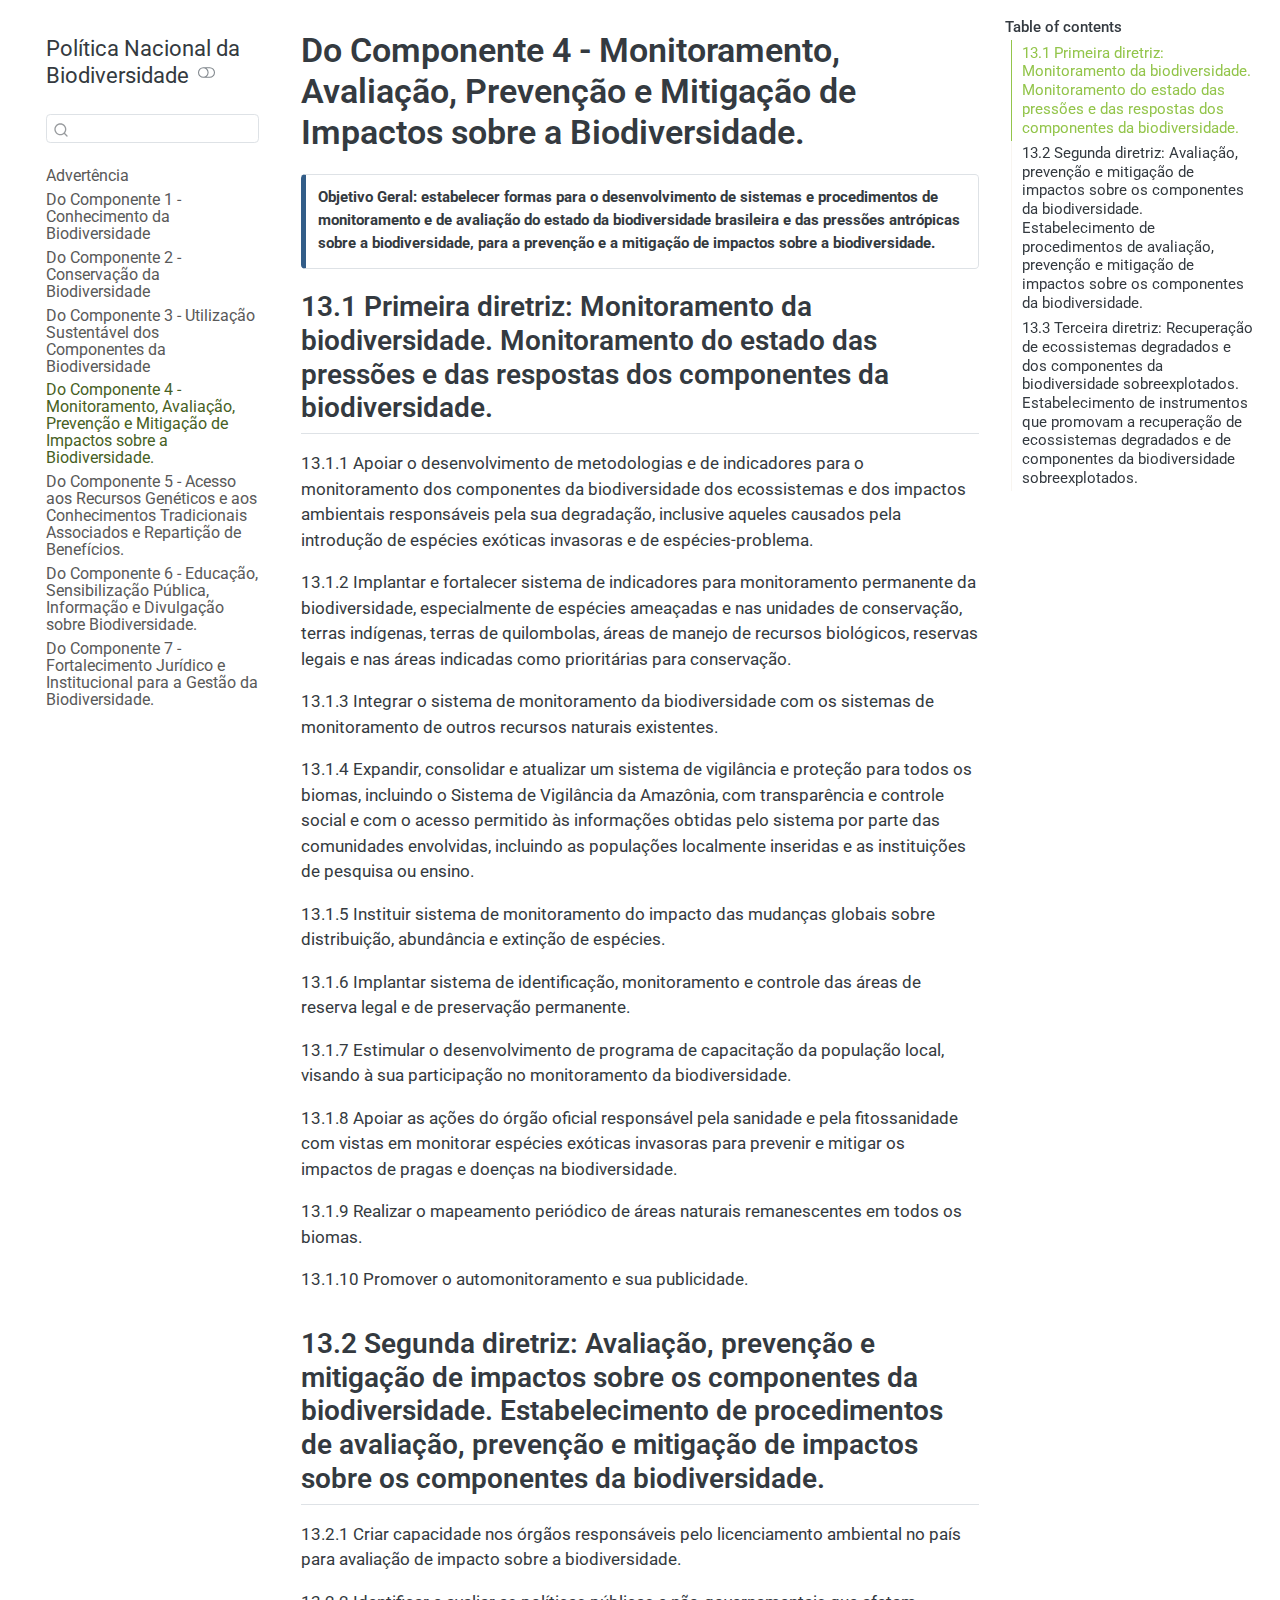
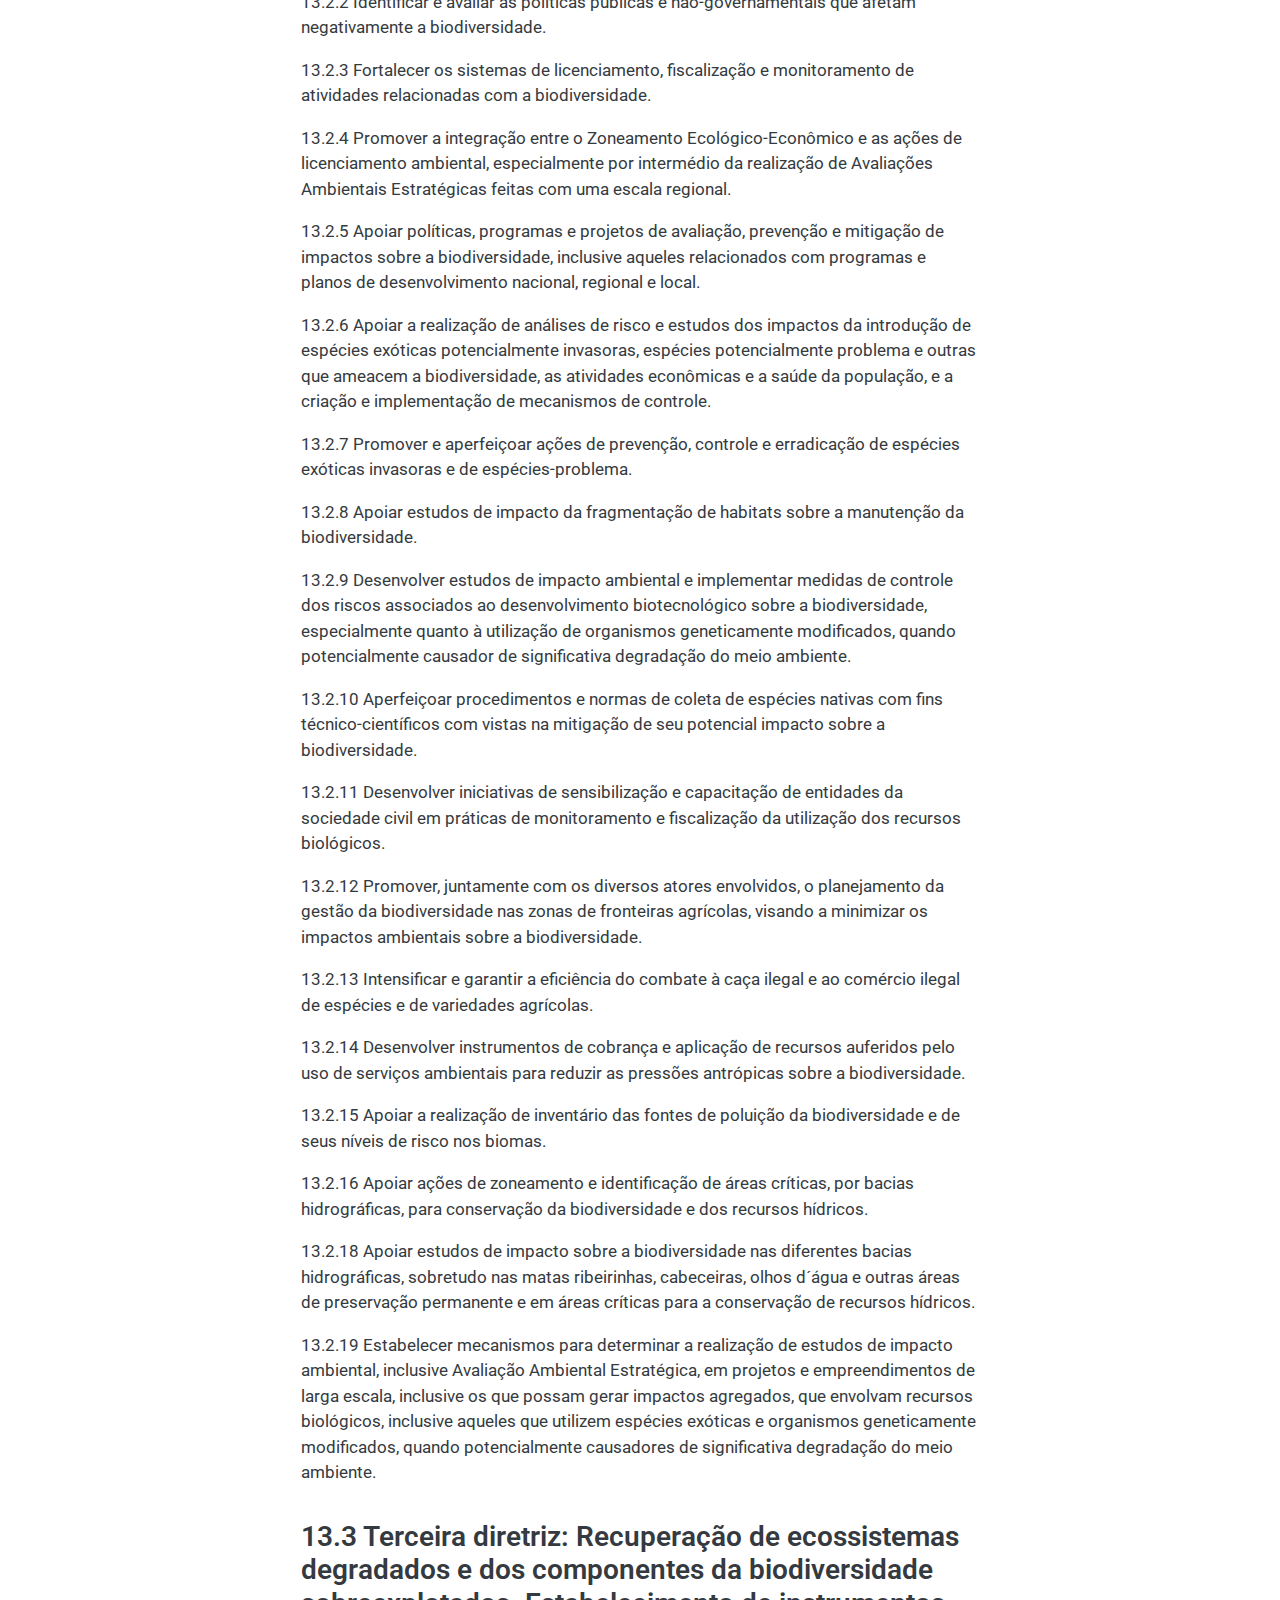
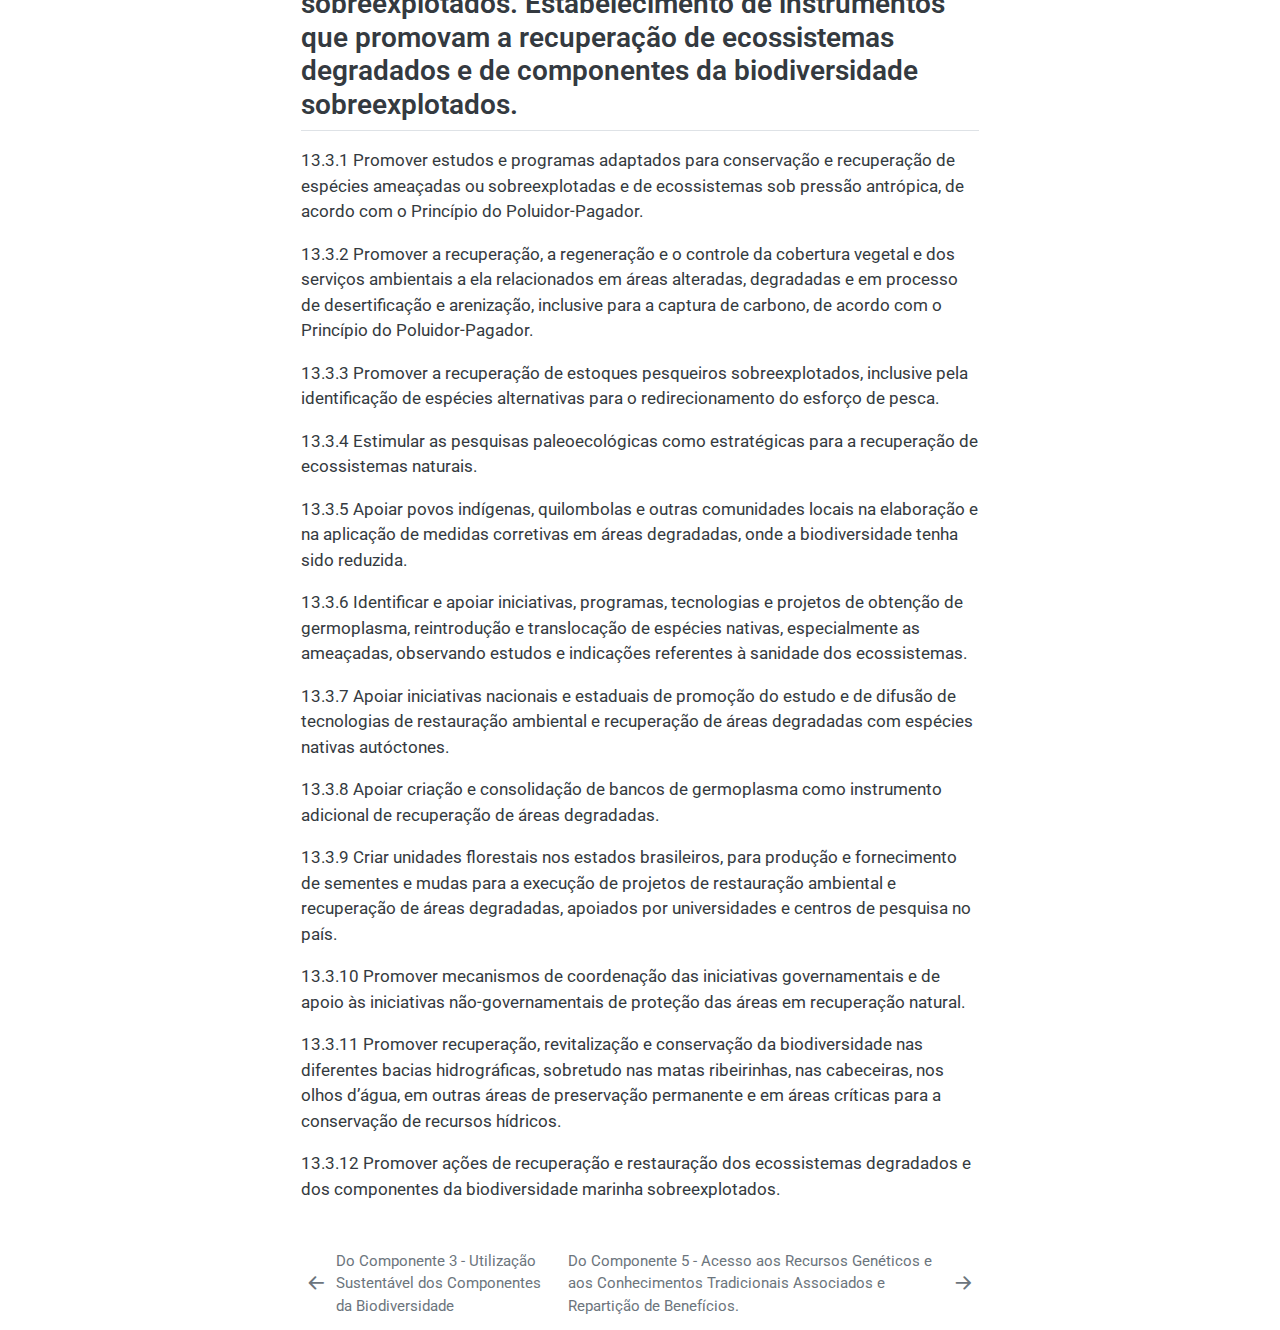
<file: docs/do-componente-4-monitoramento-avaliacao-prevencao-e-mitigacao-de-impactos-sobre-a-biodiversidade.html>
<!DOCTYPE html>
<html xmlns="http://www.w3.org/1999/xhtml" lang="en" xml:lang="en"><head>

<meta charset="utf-8">
<meta name="generator" content="quarto-1.4.550">

<meta name="viewport" content="width=device-width, initial-scale=1.0, user-scalable=yes">


<title>Política Nacional da Biodiversidade - Do Componente 4 - Monitoramento, Avaliação, Prevenção e Mitigação de Impactos sobre a Biodiversidade.</title>
<style>
code{white-space: pre-wrap;}
span.smallcaps{font-variant: small-caps;}
div.columns{display: flex; gap: min(4vw, 1.5em);}
div.column{flex: auto; overflow-x: auto;}
div.hanging-indent{margin-left: 1.5em; text-indent: -1.5em;}
ul.task-list{list-style: none;}
ul.task-list li input[type="checkbox"] {
  width: 0.8em;
  margin: 0 0.8em 0.2em -1em; /* quarto-specific, see https://github.com/quarto-dev/quarto-cli/issues/4556 */ 
  vertical-align: middle;
}
</style>


<script src="site_libs/quarto-nav/quarto-nav.js"></script>
<script src="site_libs/quarto-nav/headroom.min.js"></script>
<script src="site_libs/clipboard/clipboard.min.js"></script>
<script src="site_libs/quarto-search/autocomplete.umd.js"></script>
<script src="site_libs/quarto-search/fuse.min.js"></script>
<script src="site_libs/quarto-search/quarto-search.js"></script>
<meta name="quarto:offset" content="./">
<link href="./do-componente-5-acesso-aos-recursos-geneticos-e-aos-conhecimentos-tradicionais-associados-e-reparticao-de-beneficios.html" rel="next">
<link href="./do-componente-3-utilizacao-sustentavel-dos-componentes-da-biodiversidade.html" rel="prev">
<script src="site_libs/quarto-html/quarto.js"></script>
<script src="site_libs/quarto-html/popper.min.js"></script>
<script src="site_libs/quarto-html/tippy.umd.min.js"></script>
<script src="site_libs/quarto-html/anchor.min.js"></script>
<link href="site_libs/quarto-html/tippy.css" rel="stylesheet">
<link href="site_libs/quarto-html/quarto-syntax-highlighting.css" rel="stylesheet" class="quarto-color-scheme" id="quarto-text-highlighting-styles">
<link href="site_libs/quarto-html/quarto-syntax-highlighting-dark.css" rel="prefetch" class="quarto-color-scheme quarto-color-alternate" id="quarto-text-highlighting-styles">
<script src="site_libs/bootstrap/bootstrap.min.js"></script>
<link href="site_libs/bootstrap/bootstrap-icons.css" rel="stylesheet">
<link href="site_libs/bootstrap/bootstrap.min.css" rel="stylesheet" class="quarto-color-scheme" id="quarto-bootstrap" data-mode="light">
<link href="site_libs/bootstrap/bootstrap-dark.min.css" rel="prefetch" class="quarto-color-scheme quarto-color-alternate" id="quarto-bootstrap" data-mode="dark">
<script id="quarto-search-options" type="application/json">{
  "location": "sidebar",
  "copy-button": false,
  "collapse-after": 3,
  "panel-placement": "start",
  "type": "textbox",
  "limit": 50,
  "keyboard-shortcut": [
    "f",
    "/",
    "s"
  ],
  "show-item-context": false,
  "language": {
    "search-no-results-text": "No results",
    "search-matching-documents-text": "matching documents",
    "search-copy-link-title": "Copy link to search",
    "search-hide-matches-text": "Hide additional matches",
    "search-more-match-text": "more match in this document",
    "search-more-matches-text": "more matches in this document",
    "search-clear-button-title": "Clear",
    "search-text-placeholder": "",
    "search-detached-cancel-button-title": "Cancel",
    "search-submit-button-title": "Submit",
    "search-label": "Search"
  }
}</script>


</head>

<body class="nav-sidebar floating">

<div id="quarto-search-results"></div>
  <header id="quarto-header" class="headroom fixed-top">
  <nav class="quarto-secondary-nav">
    <div class="container-fluid d-flex">
      <button type="button" class="quarto-btn-toggle btn" data-bs-toggle="collapse" data-bs-target=".quarto-sidebar-collapse-item" aria-controls="quarto-sidebar" aria-expanded="false" aria-label="Toggle sidebar navigation" onclick="if (window.quartoToggleHeadroom) { window.quartoToggleHeadroom(); }">
        <i class="bi bi-layout-text-sidebar-reverse"></i>
      </button>
        <nav class="quarto-page-breadcrumbs" aria-label="breadcrumb"><ol class="breadcrumb"><li class="breadcrumb-item"><a href="./do-componente-4-monitoramento-avaliacao-prevencao-e-mitigacao-de-impactos-sobre-a-biodiversidade.html"><span class="chapter-title">Do Componente 4 - Monitoramento, Avaliação, Prevenção e Mitigação de Impactos sobre a Biodiversidade.</span></a></li></ol></nav>
        <a class="flex-grow-1" role="button" data-bs-toggle="collapse" data-bs-target=".quarto-sidebar-collapse-item" aria-controls="quarto-sidebar" aria-expanded="false" aria-label="Toggle sidebar navigation" onclick="if (window.quartoToggleHeadroom) { window.quartoToggleHeadroom(); }">      
        </a>
      <button type="button" class="btn quarto-search-button" aria-label="" onclick="window.quartoOpenSearch();">
        <i class="bi bi-search"></i>
      </button>
    </div>
  </nav>
</header>
<!-- content -->
<div id="quarto-content" class="quarto-container page-columns page-rows-contents page-layout-article">
<!-- sidebar -->
  <nav id="quarto-sidebar" class="sidebar collapse collapse-horizontal quarto-sidebar-collapse-item sidebar-navigation floating overflow-auto">
    <div class="pt-lg-2 mt-2 text-left sidebar-header">
    <div class="sidebar-title mb-0 py-0">
      <a href="./">Política Nacional da Biodiversidade</a> 
        <div class="sidebar-tools-main">
  <a href="" class="quarto-color-scheme-toggle quarto-navigation-tool  px-1" onclick="window.quartoToggleColorScheme(); return false;" title="Toggle dark mode"><i class="bi"></i></a>
</div>
    </div>
      </div>
        <div class="mt-2 flex-shrink-0 align-items-center">
        <div class="sidebar-search">
        <div id="quarto-search" class="" title="Search"></div>
        </div>
        </div>
    <div class="sidebar-menu-container"> 
    <ul class="list-unstyled mt-1">
        <li class="sidebar-item">
  <div class="sidebar-item-container"> 
  <a href="./index.html" class="sidebar-item-text sidebar-link"><span class="chapter-title">Advertência</span></a>
  </div>
</li>
        <li class="sidebar-item">
  <div class="sidebar-item-container"> 
  <a href="./do-componente-1-conhecimento-da-biodiversidade.html" class="sidebar-item-text sidebar-link"><span class="chapter-title">Do Componente 1 - Conhecimento da Biodiversidade</span></a>
  </div>
</li>
        <li class="sidebar-item">
  <div class="sidebar-item-container"> 
  <a href="./do-componente-2-conservacao-da-biodiversidade.html" class="sidebar-item-text sidebar-link"><span class="chapter-title">Do Componente 2 - Conservação da Biodiversidade</span></a>
  </div>
</li>
        <li class="sidebar-item">
  <div class="sidebar-item-container"> 
  <a href="./do-componente-3-utilizacao-sustentavel-dos-componentes-da-biodiversidade.html" class="sidebar-item-text sidebar-link"><span class="chapter-title">Do Componente 3 - Utilização Sustentável dos Componentes da Biodiversidade</span></a>
  </div>
</li>
        <li class="sidebar-item">
  <div class="sidebar-item-container"> 
  <a href="./do-componente-4-monitoramento-avaliacao-prevencao-e-mitigacao-de-impactos-sobre-a-biodiversidade.html" class="sidebar-item-text sidebar-link active"><span class="chapter-title">Do Componente 4 - Monitoramento, Avaliação, Prevenção e Mitigação de Impactos sobre a Biodiversidade.</span></a>
  </div>
</li>
        <li class="sidebar-item">
  <div class="sidebar-item-container"> 
  <a href="./do-componente-5-acesso-aos-recursos-geneticos-e-aos-conhecimentos-tradicionais-associados-e-reparticao-de-beneficios.html" class="sidebar-item-text sidebar-link"><span class="chapter-title">Do Componente 5 - Acesso aos Recursos Genéticos e aos Conhecimentos Tradicionais Associados e Repartição de Benefícios.</span></a>
  </div>
</li>
        <li class="sidebar-item">
  <div class="sidebar-item-container"> 
  <a href="./do-componente-6-educacao-sensibilizacao-publica-informacao-e-divulgacao-sobre-biodiversidade.html" class="sidebar-item-text sidebar-link"><span class="chapter-title">Do Componente 6 - Educação, Sensibilização Pública, Informação e Divulgação sobre Biodiversidade.</span></a>
  </div>
</li>
        <li class="sidebar-item">
  <div class="sidebar-item-container"> 
  <a href="./do-componente-7-fortalecimento-juridico-e-institucional-para-a-gestao-da-biodiversidade.html" class="sidebar-item-text sidebar-link"><span class="chapter-title">Do Componente 7 - Fortalecimento Jurídico e Institucional para a Gestão da Biodiversidade.</span></a>
  </div>
</li>
    </ul>
    </div>
</nav>
<div id="quarto-sidebar-glass" class="quarto-sidebar-collapse-item" data-bs-toggle="collapse" data-bs-target=".quarto-sidebar-collapse-item"></div>
<!-- margin-sidebar -->
    <div id="quarto-margin-sidebar" class="sidebar margin-sidebar">
        <nav id="TOC" role="doc-toc" class="toc-active">
    <h2 id="toc-title">Table of contents</h2>
   
  <ul>
  <li><a href="#primeira-diretriz-monitoramento-da-biodiversidade.-monitoramento-do-estado-das-pressões-e-das-respostas-dos-componentes-da-biodiversidade." id="toc-primeira-diretriz-monitoramento-da-biodiversidade.-monitoramento-do-estado-das-pressões-e-das-respostas-dos-componentes-da-biodiversidade." class="nav-link active" data-scroll-target="#primeira-diretriz-monitoramento-da-biodiversidade.-monitoramento-do-estado-das-pressões-e-das-respostas-dos-componentes-da-biodiversidade.">13.1 Primeira diretriz: Monitoramento da biodiversidade. Monitoramento do estado das pressões e das respostas dos componentes da biodiversidade.</a></li>
  <li><a href="#segunda-diretriz-avaliação-prevenção-e-mitigação-de-impactos-sobre-os-componentes-da-biodiversidade.-estabelecimento-de-procedimentos-de-avaliação-prevenção-e-mitigação-de-impactos-sobre-os-componentes-da-biodiversidade." id="toc-segunda-diretriz-avaliação-prevenção-e-mitigação-de-impactos-sobre-os-componentes-da-biodiversidade.-estabelecimento-de-procedimentos-de-avaliação-prevenção-e-mitigação-de-impactos-sobre-os-componentes-da-biodiversidade." class="nav-link" data-scroll-target="#segunda-diretriz-avaliação-prevenção-e-mitigação-de-impactos-sobre-os-componentes-da-biodiversidade.-estabelecimento-de-procedimentos-de-avaliação-prevenção-e-mitigação-de-impactos-sobre-os-componentes-da-biodiversidade.">13.2 Segunda diretriz: Avaliação, prevenção e mitigação de impactos sobre os componentes da biodiversidade. Estabelecimento de procedimentos de avaliação, prevenção e mitigação de impactos sobre os componentes da biodiversidade.</a></li>
  <li><a href="#terceira-diretriz-recuperação-de-ecossistemas-degradados-e-dos-componentes-da-biodiversidade-sobreexplotados.-estabelecimento-de-instrumentos-que-promovam-a-recuperação-de-ecossistemas-degradados-e-de-componentes-da-biodiversidade-sobreexplotados." id="toc-terceira-diretriz-recuperação-de-ecossistemas-degradados-e-dos-componentes-da-biodiversidade-sobreexplotados.-estabelecimento-de-instrumentos-que-promovam-a-recuperação-de-ecossistemas-degradados-e-de-componentes-da-biodiversidade-sobreexplotados." class="nav-link" data-scroll-target="#terceira-diretriz-recuperação-de-ecossistemas-degradados-e-dos-componentes-da-biodiversidade-sobreexplotados.-estabelecimento-de-instrumentos-que-promovam-a-recuperação-de-ecossistemas-degradados-e-de-componentes-da-biodiversidade-sobreexplotados.">13.3 Terceira diretriz: Recuperação de ecossistemas degradados e dos componentes da biodiversidade sobreexplotados. Estabelecimento de instrumentos que promovam a recuperação de ecossistemas degradados e de componentes da biodiversidade sobreexplotados.</a></li>
  </ul>
</nav>
    </div>
<!-- main -->
<main class="content" id="quarto-document-content">

<header id="title-block-header" class="quarto-title-block default">
<div class="quarto-title">
<h1 class="title"><span class="chapter-title">Do Componente 4 - Monitoramento, Avaliação, Prevenção e Mitigação de Impactos sobre a Biodiversidade.</span></h1>
</div>



<div class="quarto-title-meta">

    
  
    
  </div>
  


</header>


<div class="callout callout-style-simple callout-note no-icon">
<div class="callout-body d-flex">
<div class="callout-icon-container">
<i class="callout-icon no-icon"></i>
</div>
<div class="callout-body-container">
<p><strong>Objetivo Geral: estabelecer formas para o desenvolvimento de sistemas e procedimentos de monitoramento e de avaliação do estado da biodiversidade brasileira e das pressões antrópicas sobre a biodiversidade, para a prevenção e a mitigação de impactos sobre a biodiversidade.</strong></p>
</div>
</div>
</div>
<section id="primeira-diretriz-monitoramento-da-biodiversidade.-monitoramento-do-estado-das-pressões-e-das-respostas-dos-componentes-da-biodiversidade." class="level2">
<h2 class="anchored" data-anchor-id="primeira-diretriz-monitoramento-da-biodiversidade.-monitoramento-do-estado-das-pressões-e-das-respostas-dos-componentes-da-biodiversidade.">13.1 Primeira diretriz: Monitoramento da biodiversidade. Monitoramento do estado das pressões e das respostas dos componentes da biodiversidade.</h2>
<p>13.1.1 Apoiar o desenvolvimento de metodologias e de indicadores para o monitoramento dos componentes da biodiversidade dos ecossistemas e dos impactos ambientais responsáveis pela sua degradação, inclusive aqueles causados pela introdução de espécies exóticas invasoras e de espécies-problema.</p>
<p>13.1.2 Implantar e fortalecer sistema de indicadores para monitoramento permanente da biodiversidade, especialmente de espécies ameaçadas e nas unidades de conservação, terras indígenas, terras de quilombolas, áreas de manejo de recursos biológicos, reservas legais e nas áreas indicadas como prioritárias para conservação.</p>
<p>13.1.3 Integrar o sistema de monitoramento da biodiversidade com os sistemas de monitoramento de outros recursos naturais existentes.</p>
<p>13.1.4 Expandir, consolidar e atualizar um sistema de vigilância e proteção para todos os biomas, incluindo o Sistema de Vigilância da Amazônia, com transparência e controle social e com o acesso permitido às informações obtidas pelo sistema por parte das comunidades envolvidas, incluindo as populações localmente inseridas e as instituições de pesquisa ou ensino.</p>
<p>13.1.5 Instituir sistema de monitoramento do impacto das mudanças globais sobre distribuição, abundância e extinção de espécies.</p>
<p>13.1.6 Implantar sistema de identificação, monitoramento e controle das áreas de reserva legal e de preservação permanente.</p>
<p>13.1.7 Estimular o desenvolvimento de programa de capacitação da população local, visando à sua participação no monitoramento da biodiversidade.</p>
<p>13.1.8 Apoiar as ações do órgão oficial responsável pela sanidade e pela fitossanidade com vistas em monitorar espécies exóticas invasoras para prevenir e mitigar os impactos de pragas e doenças na biodiversidade.</p>
<p>13.1.9 Realizar o mapeamento periódico de áreas naturais remanescentes em todos os biomas.</p>
<p>13.1.10 Promover o automonitoramento e sua publicidade.</p>
</section>
<section id="segunda-diretriz-avaliação-prevenção-e-mitigação-de-impactos-sobre-os-componentes-da-biodiversidade.-estabelecimento-de-procedimentos-de-avaliação-prevenção-e-mitigação-de-impactos-sobre-os-componentes-da-biodiversidade." class="level2">
<h2 class="anchored" data-anchor-id="segunda-diretriz-avaliação-prevenção-e-mitigação-de-impactos-sobre-os-componentes-da-biodiversidade.-estabelecimento-de-procedimentos-de-avaliação-prevenção-e-mitigação-de-impactos-sobre-os-componentes-da-biodiversidade.">13.2 Segunda diretriz: Avaliação, prevenção e mitigação de impactos sobre os componentes da biodiversidade. Estabelecimento de procedimentos de avaliação, prevenção e mitigação de impactos sobre os componentes da biodiversidade.</h2>
<p>13.2.1 Criar capacidade nos órgãos responsáveis pelo licenciamento ambiental no país para avaliação de impacto sobre a biodiversidade.</p>
<p>13.2.2 Identificar e avaliar as políticas públicas e não-governamentais que afetam negativamente a biodiversidade.</p>
<p>13.2.3 Fortalecer os sistemas de licenciamento, fiscalização e monitoramento de atividades relacionadas com a biodiversidade.</p>
<p>13.2.4 Promover a integração entre o Zoneamento Ecológico-Econômico e as ações de licenciamento ambiental, especialmente por intermédio da realização de Avaliações Ambientais Estratégicas feitas com uma escala regional.</p>
<p>13.2.5 Apoiar políticas, programas e projetos de avaliação, prevenção e mitigação de impactos sobre a biodiversidade, inclusive aqueles relacionados com programas e planos de desenvolvimento nacional, regional e local.</p>
<p>13.2.6 Apoiar a realização de análises de risco e estudos dos impactos da introdução de espécies exóticas potencialmente invasoras, espécies potencialmente problema e outras que ameacem a biodiversidade, as atividades econômicas e a saúde da população, e a criação e implementação de mecanismos de controle.</p>
<p>13.2.7 Promover e aperfeiçoar ações de prevenção, controle e erradicação de espécies exóticas invasoras e de espécies-problema.</p>
<p>13.2.8 Apoiar estudos de impacto da fragmentação de habitats sobre a manutenção da biodiversidade.</p>
<p>13.2.9 Desenvolver estudos de impacto ambiental e implementar medidas de controle dos riscos associados ao desenvolvimento biotecnológico sobre a biodiversidade, especialmente quanto à utilização de organismos geneticamente modificados, quando potencialmente causador de significativa degradação do meio ambiente.</p>
<p>13.2.10 Aperfeiçoar procedimentos e normas de coleta de espécies nativas com fins técnico-científicos com vistas na mitigação de seu potencial impacto sobre a biodiversidade.</p>
<p>13.2.11 Desenvolver iniciativas de sensibilização e capacitação de entidades da sociedade civil em práticas de monitoramento e fiscalização da utilização dos recursos biológicos.</p>
<p>13.2.12 Promover, juntamente com os diversos atores envolvidos, o planejamento da gestão da biodiversidade nas zonas de fronteiras agrícolas, visando a minimizar os impactos ambientais sobre a biodiversidade.</p>
<p>13.2.13 Intensificar e garantir a eficiência do combate à caça ilegal e ao comércio ilegal de espécies e de variedades agrícolas.</p>
<p>13.2.14 Desenvolver instrumentos de cobrança e aplicação de recursos auferidos pelo uso de serviços ambientais para reduzir as pressões antrópicas sobre a biodiversidade.</p>
<p>13.2.15 Apoiar a realização de inventário das fontes de poluição da biodiversidade e de seus níveis de risco nos biomas.</p>
<p>13.2.16 Apoiar ações de zoneamento e identificação de áreas críticas, por bacias hidrográficas, para conservação da biodiversidade e dos recursos hídricos.</p>
<p>13.2.18 Apoiar estudos de impacto sobre a biodiversidade nas diferentes bacias hidrográficas, sobretudo nas matas ribeirinhas, cabeceiras, olhos d´água e outras áreas de preservação permanente e em áreas críticas para a conservação de recursos hídricos.</p>
<p>13.2.19 Estabelecer mecanismos para determinar a realização de estudos de impacto ambiental, inclusive Avaliação Ambiental Estratégica, em projetos e empreendimentos de larga escala, inclusive os que possam gerar impactos agregados, que envolvam recursos biológicos, inclusive aqueles que utilizem espécies exóticas e organismos geneticamente modificados, quando potencialmente causadores de significativa degradação do meio ambiente.</p>
</section>
<section id="terceira-diretriz-recuperação-de-ecossistemas-degradados-e-dos-componentes-da-biodiversidade-sobreexplotados.-estabelecimento-de-instrumentos-que-promovam-a-recuperação-de-ecossistemas-degradados-e-de-componentes-da-biodiversidade-sobreexplotados." class="level2">
<h2 class="anchored" data-anchor-id="terceira-diretriz-recuperação-de-ecossistemas-degradados-e-dos-componentes-da-biodiversidade-sobreexplotados.-estabelecimento-de-instrumentos-que-promovam-a-recuperação-de-ecossistemas-degradados-e-de-componentes-da-biodiversidade-sobreexplotados.">13.3 Terceira diretriz: Recuperação de ecossistemas degradados e dos componentes da biodiversidade sobreexplotados. Estabelecimento de instrumentos que promovam a recuperação de ecossistemas degradados e de componentes da biodiversidade sobreexplotados.</h2>
<p>13.3.1 Promover estudos e programas adaptados para conservação e recuperação de espécies ameaçadas ou sobreexplotadas e de ecossistemas sob pressão antrópica, de acordo com o Princípio do Poluidor-Pagador.</p>
<p>13.3.2 Promover a recuperação, a regeneração e o controle da cobertura vegetal e dos serviços ambientais a ela relacionados em áreas alteradas, degradadas e em processo de desertificação e arenização, inclusive para a captura de carbono, de acordo com o Princípio do Poluidor-Pagador.</p>
<p>13.3.3 Promover a recuperação de estoques pesqueiros sobreexplotados, inclusive pela identificação de espécies alternativas para o redirecionamento do esforço de pesca.</p>
<p>13.3.4 Estimular as pesquisas paleoecológicas como estratégicas para a recuperação de ecossistemas naturais.</p>
<p>13.3.5 Apoiar povos indígenas, quilombolas e outras comunidades locais na elaboração e na aplicação de medidas corretivas em áreas degradadas, onde a biodiversidade tenha sido reduzida.</p>
<p>13.3.6 Identificar e apoiar iniciativas, programas, tecnologias e projetos de obtenção de germoplasma, reintrodução e translocação de espécies nativas, especialmente as ameaçadas, observando estudos e indicações referentes à sanidade dos ecossistemas.</p>
<p>13.3.7 Apoiar iniciativas nacionais e estaduais de promoção do estudo e de difusão de tecnologias de restauração ambiental e recuperação de áreas degradadas com espécies nativas autóctones.</p>
<p>13.3.8 Apoiar criação e consolidação de bancos de germoplasma como instrumento adicional de recuperação de áreas degradadas.</p>
<p>13.3.9 Criar unidades florestais nos estados brasileiros, para produção e fornecimento de sementes e mudas para a execução de projetos de restauração ambiental e recuperação de áreas degradadas, apoiados por universidades e centros de pesquisa no país.</p>
<p>13.3.10 Promover mecanismos de coordenação das iniciativas governamentais e de apoio às iniciativas não-governamentais de proteção das áreas em recuperação natural.</p>
<p>13.3.11 Promover recuperação, revitalização e conservação da biodiversidade nas diferentes bacias hidrográficas, sobretudo nas matas ribeirinhas, nas cabeceiras, nos olhos d’água, em outras áreas de preservação permanente e em áreas críticas para a conservação de recursos hídricos.</p>
<p>13.3.12 Promover ações de recuperação e restauração dos ecossistemas degradados e dos componentes da biodiversidade marinha sobreexplotados.</p>


</section>

</main> <!-- /main -->
<script id="quarto-html-after-body" type="application/javascript">
window.document.addEventListener("DOMContentLoaded", function (event) {
  const toggleBodyColorMode = (bsSheetEl) => {
    const mode = bsSheetEl.getAttribute("data-mode");
    const bodyEl = window.document.querySelector("body");
    if (mode === "dark") {
      bodyEl.classList.add("quarto-dark");
      bodyEl.classList.remove("quarto-light");
    } else {
      bodyEl.classList.add("quarto-light");
      bodyEl.classList.remove("quarto-dark");
    }
  }
  const toggleBodyColorPrimary = () => {
    const bsSheetEl = window.document.querySelector("link#quarto-bootstrap");
    if (bsSheetEl) {
      toggleBodyColorMode(bsSheetEl);
    }
  }
  toggleBodyColorPrimary();  
  const disableStylesheet = (stylesheets) => {
    for (let i=0; i < stylesheets.length; i++) {
      const stylesheet = stylesheets[i];
      stylesheet.rel = 'prefetch';
    }
  }
  const enableStylesheet = (stylesheets) => {
    for (let i=0; i < stylesheets.length; i++) {
      const stylesheet = stylesheets[i];
      stylesheet.rel = 'stylesheet';
    }
  }
  const manageTransitions = (selector, allowTransitions) => {
    const els = window.document.querySelectorAll(selector);
    for (let i=0; i < els.length; i++) {
      const el = els[i];
      if (allowTransitions) {
        el.classList.remove('notransition');
      } else {
        el.classList.add('notransition');
      }
    }
  }
  const toggleGiscusIfUsed = (isAlternate, darkModeDefault) => {
    const baseTheme = document.querySelector('#giscus-base-theme')?.value ?? 'light';
    const alternateTheme = document.querySelector('#giscus-alt-theme')?.value ?? 'dark';
    let newTheme = '';
    if(darkModeDefault) {
      newTheme = isAlternate ? baseTheme : alternateTheme;
    } else {
      newTheme = isAlternate ? alternateTheme : baseTheme;
    }
    const changeGiscusTheme = () => {
      // From: https://github.com/giscus/giscus/issues/336
      const sendMessage = (message) => {
        const iframe = document.querySelector('iframe.giscus-frame');
        if (!iframe) return;
        iframe.contentWindow.postMessage({ giscus: message }, 'https://giscus.app');
      }
      sendMessage({
        setConfig: {
          theme: newTheme
        }
      });
    }
    const isGiscussLoaded = window.document.querySelector('iframe.giscus-frame') !== null;
    if (isGiscussLoaded) {
      changeGiscusTheme();
    }
  }
  const toggleColorMode = (alternate) => {
    // Switch the stylesheets
    const alternateStylesheets = window.document.querySelectorAll('link.quarto-color-scheme.quarto-color-alternate');
    manageTransitions('#quarto-margin-sidebar .nav-link', false);
    if (alternate) {
      enableStylesheet(alternateStylesheets);
      for (const sheetNode of alternateStylesheets) {
        if (sheetNode.id === "quarto-bootstrap") {
          toggleBodyColorMode(sheetNode);
        }
      }
    } else {
      disableStylesheet(alternateStylesheets);
      toggleBodyColorPrimary();
    }
    manageTransitions('#quarto-margin-sidebar .nav-link', true);
    // Switch the toggles
    const toggles = window.document.querySelectorAll('.quarto-color-scheme-toggle');
    for (let i=0; i < toggles.length; i++) {
      const toggle = toggles[i];
      if (toggle) {
        if (alternate) {
          toggle.classList.add("alternate");     
        } else {
          toggle.classList.remove("alternate");
        }
      }
    }
    // Hack to workaround the fact that safari doesn't
    // properly recolor the scrollbar when toggling (#1455)
    if (navigator.userAgent.indexOf('Safari') > 0 && navigator.userAgent.indexOf('Chrome') == -1) {
      manageTransitions("body", false);
      window.scrollTo(0, 1);
      setTimeout(() => {
        window.scrollTo(0, 0);
        manageTransitions("body", true);
      }, 40);  
    }
  }
  const isFileUrl = () => { 
    return window.location.protocol === 'file:';
  }
  const hasAlternateSentinel = () => {  
    let styleSentinel = getColorSchemeSentinel();
    if (styleSentinel !== null) {
      return styleSentinel === "alternate";
    } else {
      return false;
    }
  }
  const setStyleSentinel = (alternate) => {
    const value = alternate ? "alternate" : "default";
    if (!isFileUrl()) {
      window.localStorage.setItem("quarto-color-scheme", value);
    } else {
      localAlternateSentinel = value;
    }
  }
  const getColorSchemeSentinel = () => {
    if (!isFileUrl()) {
      const storageValue = window.localStorage.getItem("quarto-color-scheme");
      return storageValue != null ? storageValue : localAlternateSentinel;
    } else {
      return localAlternateSentinel;
    }
  }
  const darkModeDefault = false;
  let localAlternateSentinel = darkModeDefault ? 'alternate' : 'default';
  // Dark / light mode switch
  window.quartoToggleColorScheme = () => {
    // Read the current dark / light value 
    let toAlternate = !hasAlternateSentinel();
    toggleColorMode(toAlternate);
    setStyleSentinel(toAlternate);
    toggleGiscusIfUsed(toAlternate, darkModeDefault);
  };
  // Ensure there is a toggle, if there isn't float one in the top right
  if (window.document.querySelector('.quarto-color-scheme-toggle') === null) {
    const a = window.document.createElement('a');
    a.classList.add('top-right');
    a.classList.add('quarto-color-scheme-toggle');
    a.href = "";
    a.onclick = function() { try { window.quartoToggleColorScheme(); } catch {} return false; };
    const i = window.document.createElement("i");
    i.classList.add('bi');
    a.appendChild(i);
    window.document.body.appendChild(a);
  }
  // Switch to dark mode if need be
  if (hasAlternateSentinel()) {
    toggleColorMode(true);
  } else {
    toggleColorMode(false);
  }
  const icon = "";
  const anchorJS = new window.AnchorJS();
  anchorJS.options = {
    placement: 'right',
    icon: icon
  };
  anchorJS.add('.anchored');
  const isCodeAnnotation = (el) => {
    for (const clz of el.classList) {
      if (clz.startsWith('code-annotation-')) {                     
        return true;
      }
    }
    return false;
  }
  const clipboard = new window.ClipboardJS('.code-copy-button', {
    text: function(trigger) {
      const codeEl = trigger.previousElementSibling.cloneNode(true);
      for (const childEl of codeEl.children) {
        if (isCodeAnnotation(childEl)) {
          childEl.remove();
        }
      }
      return codeEl.innerText;
    }
  });
  clipboard.on('success', function(e) {
    // button target
    const button = e.trigger;
    // don't keep focus
    button.blur();
    // flash "checked"
    button.classList.add('code-copy-button-checked');
    var currentTitle = button.getAttribute("title");
    button.setAttribute("title", "Copied!");
    let tooltip;
    if (window.bootstrap) {
      button.setAttribute("data-bs-toggle", "tooltip");
      button.setAttribute("data-bs-placement", "left");
      button.setAttribute("data-bs-title", "Copied!");
      tooltip = new bootstrap.Tooltip(button, 
        { trigger: "manual", 
          customClass: "code-copy-button-tooltip",
          offset: [0, -8]});
      tooltip.show();    
    }
    setTimeout(function() {
      if (tooltip) {
        tooltip.hide();
        button.removeAttribute("data-bs-title");
        button.removeAttribute("data-bs-toggle");
        button.removeAttribute("data-bs-placement");
      }
      button.setAttribute("title", currentTitle);
      button.classList.remove('code-copy-button-checked');
    }, 1000);
    // clear code selection
    e.clearSelection();
  });
  function tippyHover(el, contentFn, onTriggerFn, onUntriggerFn) {
    const config = {
      allowHTML: true,
      maxWidth: 500,
      delay: 100,
      arrow: false,
      appendTo: function(el) {
          return el.parentElement;
      },
      interactive: true,
      interactiveBorder: 10,
      theme: 'quarto',
      placement: 'bottom-start',
    };
    if (contentFn) {
      config.content = contentFn;
    }
    if (onTriggerFn) {
      config.onTrigger = onTriggerFn;
    }
    if (onUntriggerFn) {
      config.onUntrigger = onUntriggerFn;
    }
    window.tippy(el, config); 
  }
  const noterefs = window.document.querySelectorAll('a[role="doc-noteref"]');
  for (var i=0; i<noterefs.length; i++) {
    const ref = noterefs[i];
    tippyHover(ref, function() {
      // use id or data attribute instead here
      let href = ref.getAttribute('data-footnote-href') || ref.getAttribute('href');
      try { href = new URL(href).hash; } catch {}
      const id = href.replace(/^#\/?/, "");
      const note = window.document.getElementById(id);
      return note.innerHTML;
    });
  }
  const xrefs = window.document.querySelectorAll('a.quarto-xref');
  const processXRef = (id, note) => {
    // Strip column container classes
    const stripColumnClz = (el) => {
      el.classList.remove("page-full", "page-columns");
      if (el.children) {
        for (const child of el.children) {
          stripColumnClz(child);
        }
      }
    }
    stripColumnClz(note)
    if (id === null || id.startsWith('sec-')) {
      // Special case sections, only their first couple elements
      const container = document.createElement("div");
      if (note.children && note.children.length > 2) {
        container.appendChild(note.children[0].cloneNode(true));
        for (let i = 1; i < note.children.length; i++) {
          const child = note.children[i];
          if (child.tagName === "P" && child.innerText === "") {
            continue;
          } else {
            container.appendChild(child.cloneNode(true));
            break;
          }
        }
        if (window.Quarto?.typesetMath) {
          window.Quarto.typesetMath(container);
        }
        return container.innerHTML
      } else {
        if (window.Quarto?.typesetMath) {
          window.Quarto.typesetMath(note);
        }
        return note.innerHTML;
      }
    } else {
      // Remove any anchor links if they are present
      const anchorLink = note.querySelector('a.anchorjs-link');
      if (anchorLink) {
        anchorLink.remove();
      }
      if (window.Quarto?.typesetMath) {
        window.Quarto.typesetMath(note);
      }
      // TODO in 1.5, we should make sure this works without a callout special case
      if (note.classList.contains("callout")) {
        return note.outerHTML;
      } else {
        return note.innerHTML;
      }
    }
  }
  for (var i=0; i<xrefs.length; i++) {
    const xref = xrefs[i];
    tippyHover(xref, undefined, function(instance) {
      instance.disable();
      let url = xref.getAttribute('href');
      let hash = undefined; 
      if (url.startsWith('#')) {
        hash = url;
      } else {
        try { hash = new URL(url).hash; } catch {}
      }
      if (hash) {
        const id = hash.replace(/^#\/?/, "");
        const note = window.document.getElementById(id);
        if (note !== null) {
          try {
            const html = processXRef(id, note.cloneNode(true));
            instance.setContent(html);
          } finally {
            instance.enable();
            instance.show();
          }
        } else {
          // See if we can fetch this
          fetch(url.split('#')[0])
          .then(res => res.text())
          .then(html => {
            const parser = new DOMParser();
            const htmlDoc = parser.parseFromString(html, "text/html");
            const note = htmlDoc.getElementById(id);
            if (note !== null) {
              const html = processXRef(id, note);
              instance.setContent(html);
            } 
          }).finally(() => {
            instance.enable();
            instance.show();
          });
        }
      } else {
        // See if we can fetch a full url (with no hash to target)
        // This is a special case and we should probably do some content thinning / targeting
        fetch(url)
        .then(res => res.text())
        .then(html => {
          const parser = new DOMParser();
          const htmlDoc = parser.parseFromString(html, "text/html");
          const note = htmlDoc.querySelector('main.content');
          if (note !== null) {
            // This should only happen for chapter cross references
            // (since there is no id in the URL)
            // remove the first header
            if (note.children.length > 0 && note.children[0].tagName === "HEADER") {
              note.children[0].remove();
            }
            const html = processXRef(null, note);
            instance.setContent(html);
          } 
        }).finally(() => {
          instance.enable();
          instance.show();
        });
      }
    }, function(instance) {
    });
  }
      let selectedAnnoteEl;
      const selectorForAnnotation = ( cell, annotation) => {
        let cellAttr = 'data-code-cell="' + cell + '"';
        let lineAttr = 'data-code-annotation="' +  annotation + '"';
        const selector = 'span[' + cellAttr + '][' + lineAttr + ']';
        return selector;
      }
      const selectCodeLines = (annoteEl) => {
        const doc = window.document;
        const targetCell = annoteEl.getAttribute("data-target-cell");
        const targetAnnotation = annoteEl.getAttribute("data-target-annotation");
        const annoteSpan = window.document.querySelector(selectorForAnnotation(targetCell, targetAnnotation));
        const lines = annoteSpan.getAttribute("data-code-lines").split(",");
        const lineIds = lines.map((line) => {
          return targetCell + "-" + line;
        })
        let top = null;
        let height = null;
        let parent = null;
        if (lineIds.length > 0) {
            //compute the position of the single el (top and bottom and make a div)
            const el = window.document.getElementById(lineIds[0]);
            top = el.offsetTop;
            height = el.offsetHeight;
            parent = el.parentElement.parentElement;
          if (lineIds.length > 1) {
            const lastEl = window.document.getElementById(lineIds[lineIds.length - 1]);
            const bottom = lastEl.offsetTop + lastEl.offsetHeight;
            height = bottom - top;
          }
          if (top !== null && height !== null && parent !== null) {
            // cook up a div (if necessary) and position it 
            let div = window.document.getElementById("code-annotation-line-highlight");
            if (div === null) {
              div = window.document.createElement("div");
              div.setAttribute("id", "code-annotation-line-highlight");
              div.style.position = 'absolute';
              parent.appendChild(div);
            }
            div.style.top = top - 2 + "px";
            div.style.height = height + 4 + "px";
            div.style.left = 0;
            let gutterDiv = window.document.getElementById("code-annotation-line-highlight-gutter");
            if (gutterDiv === null) {
              gutterDiv = window.document.createElement("div");
              gutterDiv.setAttribute("id", "code-annotation-line-highlight-gutter");
              gutterDiv.style.position = 'absolute';
              const codeCell = window.document.getElementById(targetCell);
              const gutter = codeCell.querySelector('.code-annotation-gutter');
              gutter.appendChild(gutterDiv);
            }
            gutterDiv.style.top = top - 2 + "px";
            gutterDiv.style.height = height + 4 + "px";
          }
          selectedAnnoteEl = annoteEl;
        }
      };
      const unselectCodeLines = () => {
        const elementsIds = ["code-annotation-line-highlight", "code-annotation-line-highlight-gutter"];
        elementsIds.forEach((elId) => {
          const div = window.document.getElementById(elId);
          if (div) {
            div.remove();
          }
        });
        selectedAnnoteEl = undefined;
      };
        // Handle positioning of the toggle
    window.addEventListener(
      "resize",
      throttle(() => {
        elRect = undefined;
        if (selectedAnnoteEl) {
          selectCodeLines(selectedAnnoteEl);
        }
      }, 10)
    );
    function throttle(fn, ms) {
    let throttle = false;
    let timer;
      return (...args) => {
        if(!throttle) { // first call gets through
            fn.apply(this, args);
            throttle = true;
        } else { // all the others get throttled
            if(timer) clearTimeout(timer); // cancel #2
            timer = setTimeout(() => {
              fn.apply(this, args);
              timer = throttle = false;
            }, ms);
        }
      };
    }
      // Attach click handler to the DT
      const annoteDls = window.document.querySelectorAll('dt[data-target-cell]');
      for (const annoteDlNode of annoteDls) {
        annoteDlNode.addEventListener('click', (event) => {
          const clickedEl = event.target;
          if (clickedEl !== selectedAnnoteEl) {
            unselectCodeLines();
            const activeEl = window.document.querySelector('dt[data-target-cell].code-annotation-active');
            if (activeEl) {
              activeEl.classList.remove('code-annotation-active');
            }
            selectCodeLines(clickedEl);
            clickedEl.classList.add('code-annotation-active');
          } else {
            // Unselect the line
            unselectCodeLines();
            clickedEl.classList.remove('code-annotation-active');
          }
        });
      }
  const findCites = (el) => {
    const parentEl = el.parentElement;
    if (parentEl) {
      const cites = parentEl.dataset.cites;
      if (cites) {
        return {
          el,
          cites: cites.split(' ')
        };
      } else {
        return findCites(el.parentElement)
      }
    } else {
      return undefined;
    }
  };
  var bibliorefs = window.document.querySelectorAll('a[role="doc-biblioref"]');
  for (var i=0; i<bibliorefs.length; i++) {
    const ref = bibliorefs[i];
    const citeInfo = findCites(ref);
    if (citeInfo) {
      tippyHover(citeInfo.el, function() {
        var popup = window.document.createElement('div');
        citeInfo.cites.forEach(function(cite) {
          var citeDiv = window.document.createElement('div');
          citeDiv.classList.add('hanging-indent');
          citeDiv.classList.add('csl-entry');
          var biblioDiv = window.document.getElementById('ref-' + cite);
          if (biblioDiv) {
            citeDiv.innerHTML = biblioDiv.innerHTML;
          }
          popup.appendChild(citeDiv);
        });
        return popup.innerHTML;
      });
    }
  }
});
</script>
<nav class="page-navigation">
  <div class="nav-page nav-page-previous">
      <a href="./do-componente-3-utilizacao-sustentavel-dos-componentes-da-biodiversidade.html" class="pagination-link" aria-label="Do Componente 3 - Utilização Sustentável dos Componentes da Biodiversidade">
        <i class="bi bi-arrow-left-short"></i> <span class="nav-page-text"><span class="chapter-title">Do Componente 3 - Utilização Sustentável dos Componentes da Biodiversidade</span></span>
      </a>          
  </div>
  <div class="nav-page nav-page-next">
      <a href="./do-componente-5-acesso-aos-recursos-geneticos-e-aos-conhecimentos-tradicionais-associados-e-reparticao-de-beneficios.html" class="pagination-link" aria-label="Do Componente 5 - Acesso aos Recursos Genéticos e aos Conhecimentos Tradicionais Associados e Repartição de Benefícios.">
        <span class="nav-page-text"><span class="chapter-title">Do Componente 5 - Acesso aos Recursos Genéticos e aos Conhecimentos Tradicionais Associados e Repartição de Benefícios.</span></span> <i class="bi bi-arrow-right-short"></i>
      </a>
  </div>
</nav>
</div> <!-- /content -->




</body></html>
</file>
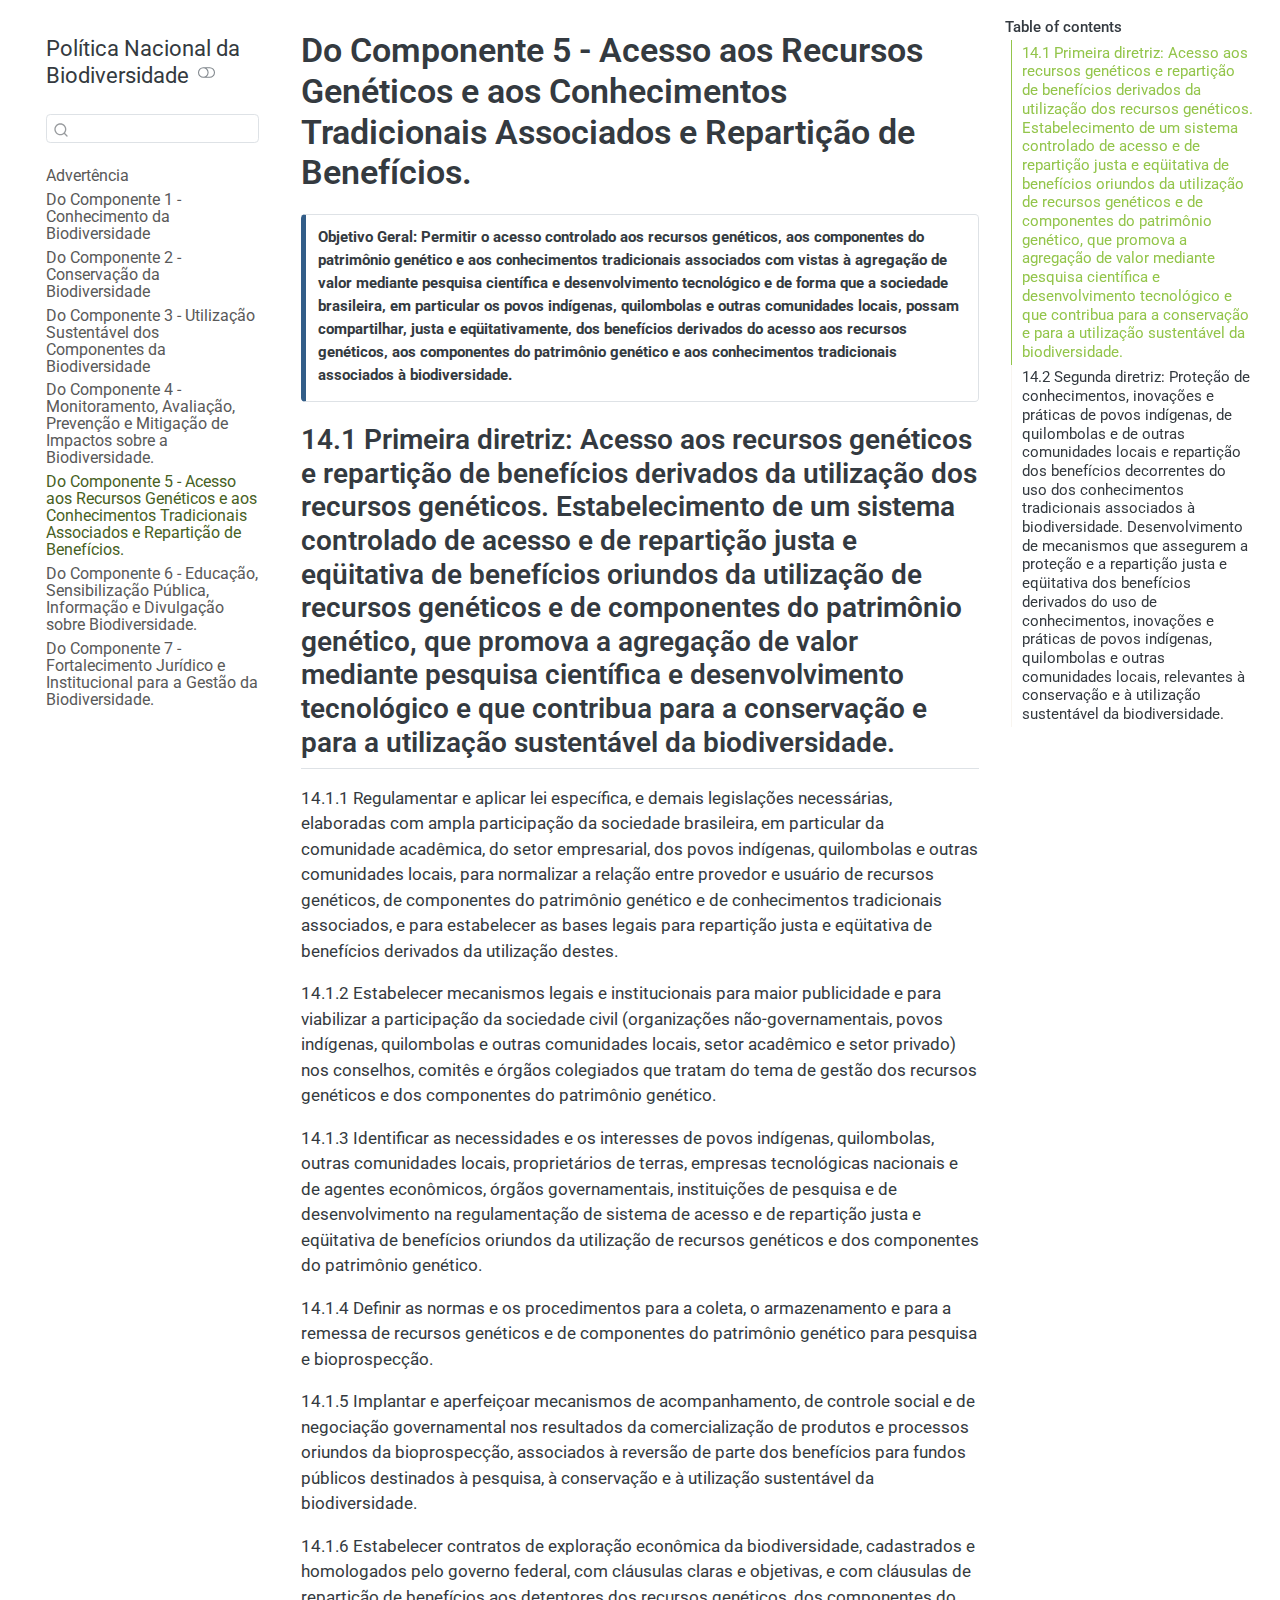
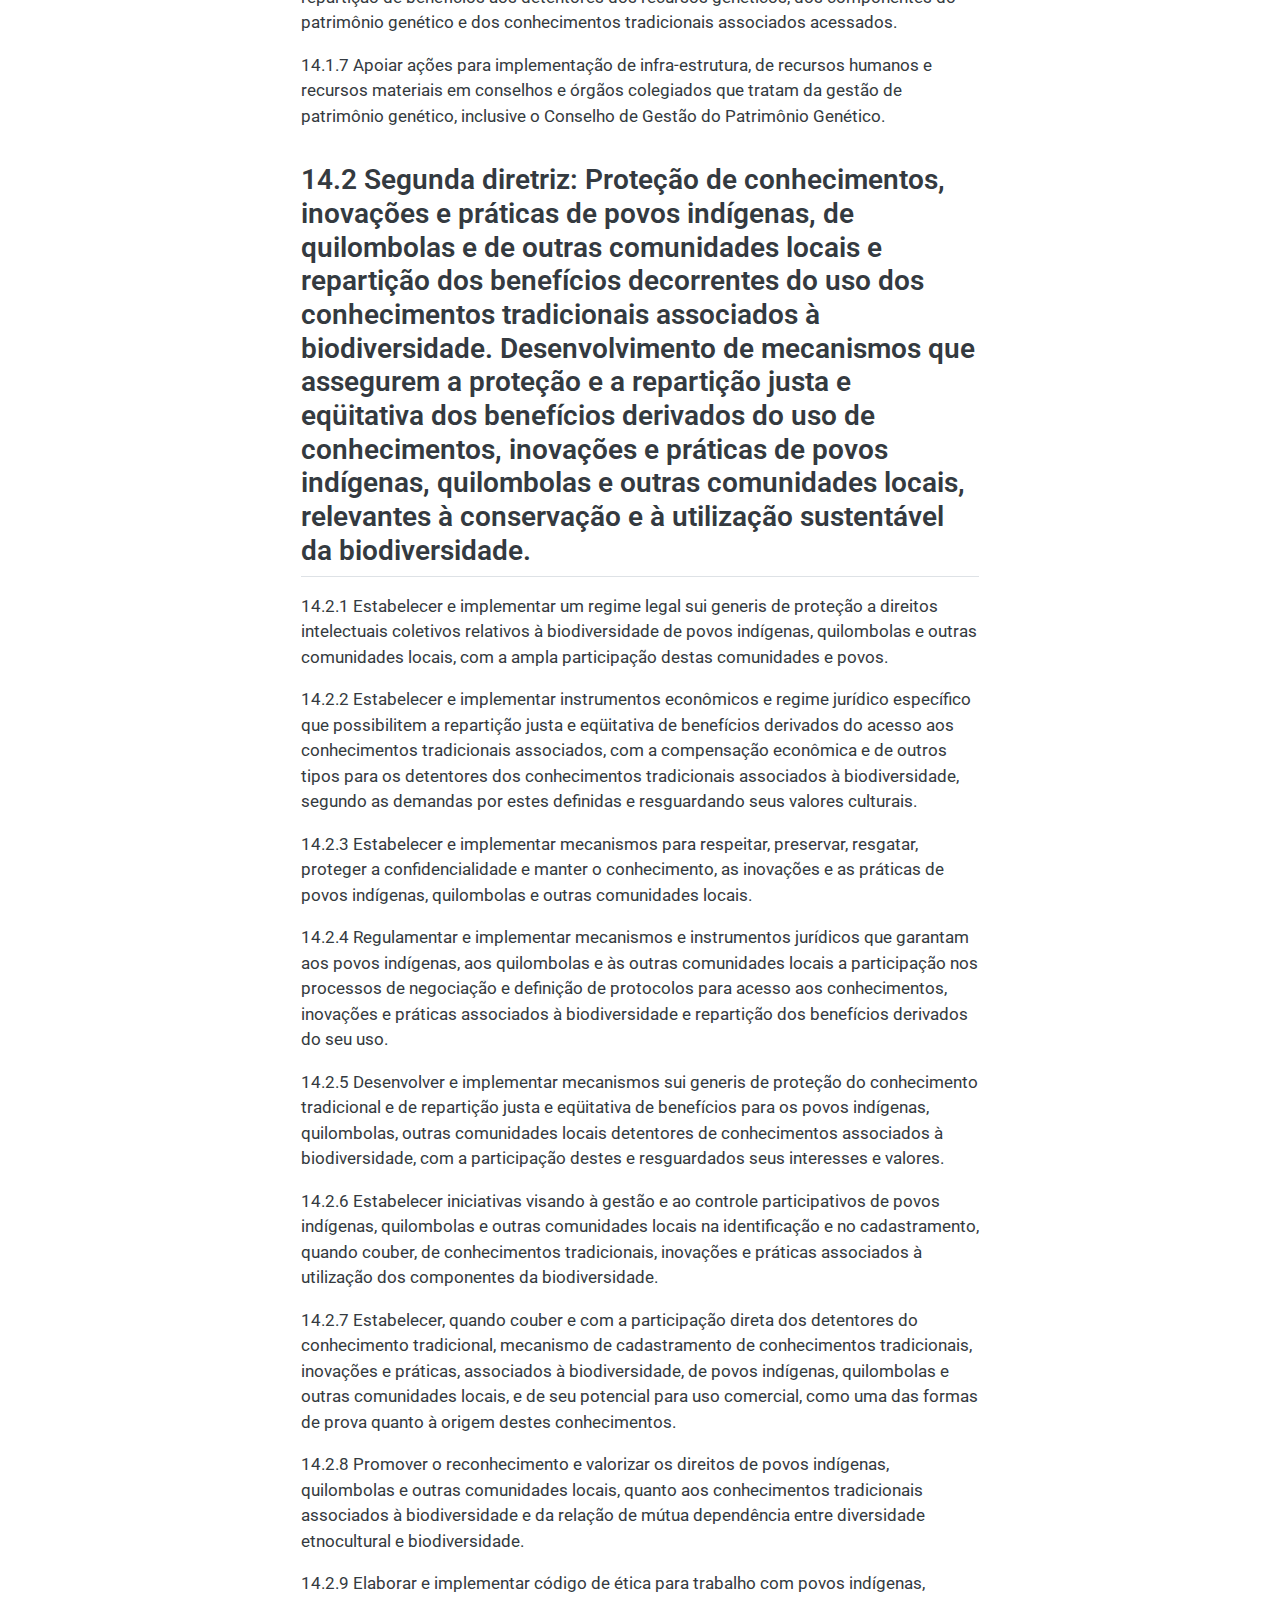
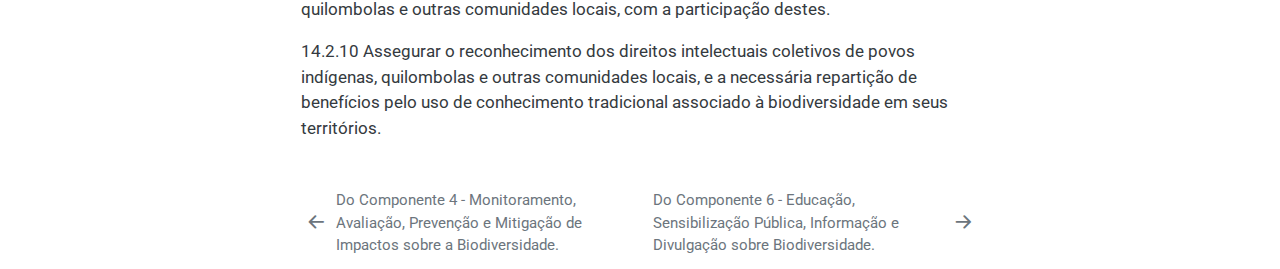
<file: docs/do-componente-5-acesso-aos-recursos-geneticos-e-aos-conhecimentos-tradicionais-associados-e-reparticao-de-beneficios.html>
<!DOCTYPE html>
<html xmlns="http://www.w3.org/1999/xhtml" lang="en" xml:lang="en"><head>

<meta charset="utf-8">
<meta name="generator" content="quarto-1.4.550">

<meta name="viewport" content="width=device-width, initial-scale=1.0, user-scalable=yes">


<title>Política Nacional da Biodiversidade - Do Componente 5 - Acesso aos Recursos Genéticos e aos Conhecimentos Tradicionais Associados e Repartição de Benefícios.</title>
<style>
code{white-space: pre-wrap;}
span.smallcaps{font-variant: small-caps;}
div.columns{display: flex; gap: min(4vw, 1.5em);}
div.column{flex: auto; overflow-x: auto;}
div.hanging-indent{margin-left: 1.5em; text-indent: -1.5em;}
ul.task-list{list-style: none;}
ul.task-list li input[type="checkbox"] {
  width: 0.8em;
  margin: 0 0.8em 0.2em -1em; /* quarto-specific, see https://github.com/quarto-dev/quarto-cli/issues/4556 */ 
  vertical-align: middle;
}
</style>


<script src="site_libs/quarto-nav/quarto-nav.js"></script>
<script src="site_libs/quarto-nav/headroom.min.js"></script>
<script src="site_libs/clipboard/clipboard.min.js"></script>
<script src="site_libs/quarto-search/autocomplete.umd.js"></script>
<script src="site_libs/quarto-search/fuse.min.js"></script>
<script src="site_libs/quarto-search/quarto-search.js"></script>
<meta name="quarto:offset" content="./">
<link href="./do-componente-6-educacao-sensibilizacao-publica-informacao-e-divulgacao-sobre-biodiversidade.html" rel="next">
<link href="./do-componente-4-monitoramento-avaliacao-prevencao-e-mitigacao-de-impactos-sobre-a-biodiversidade.html" rel="prev">
<script src="site_libs/quarto-html/quarto.js"></script>
<script src="site_libs/quarto-html/popper.min.js"></script>
<script src="site_libs/quarto-html/tippy.umd.min.js"></script>
<script src="site_libs/quarto-html/anchor.min.js"></script>
<link href="site_libs/quarto-html/tippy.css" rel="stylesheet">
<link href="site_libs/quarto-html/quarto-syntax-highlighting.css" rel="stylesheet" class="quarto-color-scheme" id="quarto-text-highlighting-styles">
<link href="site_libs/quarto-html/quarto-syntax-highlighting-dark.css" rel="prefetch" class="quarto-color-scheme quarto-color-alternate" id="quarto-text-highlighting-styles">
<script src="site_libs/bootstrap/bootstrap.min.js"></script>
<link href="site_libs/bootstrap/bootstrap-icons.css" rel="stylesheet">
<link href="site_libs/bootstrap/bootstrap.min.css" rel="stylesheet" class="quarto-color-scheme" id="quarto-bootstrap" data-mode="light">
<link href="site_libs/bootstrap/bootstrap-dark.min.css" rel="prefetch" class="quarto-color-scheme quarto-color-alternate" id="quarto-bootstrap" data-mode="dark">
<script id="quarto-search-options" type="application/json">{
  "location": "sidebar",
  "copy-button": false,
  "collapse-after": 3,
  "panel-placement": "start",
  "type": "textbox",
  "limit": 50,
  "keyboard-shortcut": [
    "f",
    "/",
    "s"
  ],
  "show-item-context": false,
  "language": {
    "search-no-results-text": "No results",
    "search-matching-documents-text": "matching documents",
    "search-copy-link-title": "Copy link to search",
    "search-hide-matches-text": "Hide additional matches",
    "search-more-match-text": "more match in this document",
    "search-more-matches-text": "more matches in this document",
    "search-clear-button-title": "Clear",
    "search-text-placeholder": "",
    "search-detached-cancel-button-title": "Cancel",
    "search-submit-button-title": "Submit",
    "search-label": "Search"
  }
}</script>


</head>

<body class="nav-sidebar floating">

<div id="quarto-search-results"></div>
  <header id="quarto-header" class="headroom fixed-top">
  <nav class="quarto-secondary-nav">
    <div class="container-fluid d-flex">
      <button type="button" class="quarto-btn-toggle btn" data-bs-toggle="collapse" data-bs-target=".quarto-sidebar-collapse-item" aria-controls="quarto-sidebar" aria-expanded="false" aria-label="Toggle sidebar navigation" onclick="if (window.quartoToggleHeadroom) { window.quartoToggleHeadroom(); }">
        <i class="bi bi-layout-text-sidebar-reverse"></i>
      </button>
        <nav class="quarto-page-breadcrumbs" aria-label="breadcrumb"><ol class="breadcrumb"><li class="breadcrumb-item"><a href="./do-componente-5-acesso-aos-recursos-geneticos-e-aos-conhecimentos-tradicionais-associados-e-reparticao-de-beneficios.html"><span class="chapter-title">Do Componente 5 - Acesso aos Recursos Genéticos e aos Conhecimentos Tradicionais Associados e Repartição de Benefícios.</span></a></li></ol></nav>
        <a class="flex-grow-1" role="button" data-bs-toggle="collapse" data-bs-target=".quarto-sidebar-collapse-item" aria-controls="quarto-sidebar" aria-expanded="false" aria-label="Toggle sidebar navigation" onclick="if (window.quartoToggleHeadroom) { window.quartoToggleHeadroom(); }">      
        </a>
      <button type="button" class="btn quarto-search-button" aria-label="" onclick="window.quartoOpenSearch();">
        <i class="bi bi-search"></i>
      </button>
    </div>
  </nav>
</header>
<!-- content -->
<div id="quarto-content" class="quarto-container page-columns page-rows-contents page-layout-article">
<!-- sidebar -->
  <nav id="quarto-sidebar" class="sidebar collapse collapse-horizontal quarto-sidebar-collapse-item sidebar-navigation floating overflow-auto">
    <div class="pt-lg-2 mt-2 text-left sidebar-header">
    <div class="sidebar-title mb-0 py-0">
      <a href="./">Política Nacional da Biodiversidade</a> 
        <div class="sidebar-tools-main">
  <a href="" class="quarto-color-scheme-toggle quarto-navigation-tool  px-1" onclick="window.quartoToggleColorScheme(); return false;" title="Toggle dark mode"><i class="bi"></i></a>
</div>
    </div>
      </div>
        <div class="mt-2 flex-shrink-0 align-items-center">
        <div class="sidebar-search">
        <div id="quarto-search" class="" title="Search"></div>
        </div>
        </div>
    <div class="sidebar-menu-container"> 
    <ul class="list-unstyled mt-1">
        <li class="sidebar-item">
  <div class="sidebar-item-container"> 
  <a href="./index.html" class="sidebar-item-text sidebar-link"><span class="chapter-title">Advertência</span></a>
  </div>
</li>
        <li class="sidebar-item">
  <div class="sidebar-item-container"> 
  <a href="./do-componente-1-conhecimento-da-biodiversidade.html" class="sidebar-item-text sidebar-link"><span class="chapter-title">Do Componente 1 - Conhecimento da Biodiversidade</span></a>
  </div>
</li>
        <li class="sidebar-item">
  <div class="sidebar-item-container"> 
  <a href="./do-componente-2-conservacao-da-biodiversidade.html" class="sidebar-item-text sidebar-link"><span class="chapter-title">Do Componente 2 - Conservação da Biodiversidade</span></a>
  </div>
</li>
        <li class="sidebar-item">
  <div class="sidebar-item-container"> 
  <a href="./do-componente-3-utilizacao-sustentavel-dos-componentes-da-biodiversidade.html" class="sidebar-item-text sidebar-link"><span class="chapter-title">Do Componente 3 - Utilização Sustentável dos Componentes da Biodiversidade</span></a>
  </div>
</li>
        <li class="sidebar-item">
  <div class="sidebar-item-container"> 
  <a href="./do-componente-4-monitoramento-avaliacao-prevencao-e-mitigacao-de-impactos-sobre-a-biodiversidade.html" class="sidebar-item-text sidebar-link"><span class="chapter-title">Do Componente 4 - Monitoramento, Avaliação, Prevenção e Mitigação de Impactos sobre a Biodiversidade.</span></a>
  </div>
</li>
        <li class="sidebar-item">
  <div class="sidebar-item-container"> 
  <a href="./do-componente-5-acesso-aos-recursos-geneticos-e-aos-conhecimentos-tradicionais-associados-e-reparticao-de-beneficios.html" class="sidebar-item-text sidebar-link active"><span class="chapter-title">Do Componente 5 - Acesso aos Recursos Genéticos e aos Conhecimentos Tradicionais Associados e Repartição de Benefícios.</span></a>
  </div>
</li>
        <li class="sidebar-item">
  <div class="sidebar-item-container"> 
  <a href="./do-componente-6-educacao-sensibilizacao-publica-informacao-e-divulgacao-sobre-biodiversidade.html" class="sidebar-item-text sidebar-link"><span class="chapter-title">Do Componente 6 - Educação, Sensibilização Pública, Informação e Divulgação sobre Biodiversidade.</span></a>
  </div>
</li>
        <li class="sidebar-item">
  <div class="sidebar-item-container"> 
  <a href="./do-componente-7-fortalecimento-juridico-e-institucional-para-a-gestao-da-biodiversidade.html" class="sidebar-item-text sidebar-link"><span class="chapter-title">Do Componente 7 - Fortalecimento Jurídico e Institucional para a Gestão da Biodiversidade.</span></a>
  </div>
</li>
    </ul>
    </div>
</nav>
<div id="quarto-sidebar-glass" class="quarto-sidebar-collapse-item" data-bs-toggle="collapse" data-bs-target=".quarto-sidebar-collapse-item"></div>
<!-- margin-sidebar -->
    <div id="quarto-margin-sidebar" class="sidebar margin-sidebar">
        <nav id="TOC" role="doc-toc" class="toc-active">
    <h2 id="toc-title">Table of contents</h2>
   
  <ul>
  <li><a href="#primeira-diretriz-acesso-aos-recursos-genéticos-e-repartição-de-benefícios-derivados-da-utilização-dos-recursos-genéticos.-estabelecimento-de-um-sistema-controlado-de-acesso-e-de-repartição-justa-e-eqüitativa-de-benefícios-oriundos-da-utilização-de-recursos-genéticos-e-de-componentes-do-patrimônio-genético-que-promova-a-agregação-de-valor-mediante-pesquisa-científica-e-desenvolvimento-tecnológico-e-que-contribua-para-a-conservação-e-para-a-utilização-sustentável-da-biodiversidade." id="toc-primeira-diretriz-acesso-aos-recursos-genéticos-e-repartição-de-benefícios-derivados-da-utilização-dos-recursos-genéticos.-estabelecimento-de-um-sistema-controlado-de-acesso-e-de-repartição-justa-e-eqüitativa-de-benefícios-oriundos-da-utilização-de-recursos-genéticos-e-de-componentes-do-patrimônio-genético-que-promova-a-agregação-de-valor-mediante-pesquisa-científica-e-desenvolvimento-tecnológico-e-que-contribua-para-a-conservação-e-para-a-utilização-sustentável-da-biodiversidade." class="nav-link active" data-scroll-target="#primeira-diretriz-acesso-aos-recursos-genéticos-e-repartição-de-benefícios-derivados-da-utilização-dos-recursos-genéticos.-estabelecimento-de-um-sistema-controlado-de-acesso-e-de-repartição-justa-e-eqüitativa-de-benefícios-oriundos-da-utilização-de-recursos-genéticos-e-de-componentes-do-patrimônio-genético-que-promova-a-agregação-de-valor-mediante-pesquisa-científica-e-desenvolvimento-tecnológico-e-que-contribua-para-a-conservação-e-para-a-utilização-sustentável-da-biodiversidade.">14.1 Primeira diretriz: Acesso aos recursos genéticos e repartição de benefícios derivados da utilização dos recursos genéticos. Estabelecimento de um sistema controlado de acesso e de repartição justa e eqüitativa de benefícios oriundos da utilização de recursos genéticos e de componentes do patrimônio genético, que promova a agregação de valor mediante pesquisa científica e desenvolvimento tecnológico e que contribua para a conservação e para a utilização sustentável da biodiversidade.</a></li>
  <li><a href="#segunda-diretriz-proteção-de-conhecimentos-inovações-e-práticas-de-povos-indígenas-de-quilombolas-e-de-outras-comunidades-locais-e-repartição-dos-benefícios-decorrentes-do-uso-dos-conhecimentos-tradicionais-associados-à-biodiversidade.-desenvolvimento-de-mecanismos-que-assegurem-a-proteção-e-a-repartição-justa-e-eqüitativa-dos-benefícios-derivados-do-uso-de-conhecimentos-inovações-e-práticas-de-povos-indígenas-quilombolas-e-outras-comunidades-locais-relevantes-à-conservação-e-à-utilização-sustentável-da-biodiversidade." id="toc-segunda-diretriz-proteção-de-conhecimentos-inovações-e-práticas-de-povos-indígenas-de-quilombolas-e-de-outras-comunidades-locais-e-repartição-dos-benefícios-decorrentes-do-uso-dos-conhecimentos-tradicionais-associados-à-biodiversidade.-desenvolvimento-de-mecanismos-que-assegurem-a-proteção-e-a-repartição-justa-e-eqüitativa-dos-benefícios-derivados-do-uso-de-conhecimentos-inovações-e-práticas-de-povos-indígenas-quilombolas-e-outras-comunidades-locais-relevantes-à-conservação-e-à-utilização-sustentável-da-biodiversidade." class="nav-link" data-scroll-target="#segunda-diretriz-proteção-de-conhecimentos-inovações-e-práticas-de-povos-indígenas-de-quilombolas-e-de-outras-comunidades-locais-e-repartição-dos-benefícios-decorrentes-do-uso-dos-conhecimentos-tradicionais-associados-à-biodiversidade.-desenvolvimento-de-mecanismos-que-assegurem-a-proteção-e-a-repartição-justa-e-eqüitativa-dos-benefícios-derivados-do-uso-de-conhecimentos-inovações-e-práticas-de-povos-indígenas-quilombolas-e-outras-comunidades-locais-relevantes-à-conservação-e-à-utilização-sustentável-da-biodiversidade.">14.2 Segunda diretriz: Proteção de conhecimentos, inovações e práticas de povos indígenas, de quilombolas e de outras comunidades locais e repartição dos benefícios decorrentes do uso dos conhecimentos tradicionais associados à biodiversidade. Desenvolvimento de mecanismos que assegurem a proteção e a repartição justa e eqüitativa dos benefícios derivados do uso de conhecimentos, inovações e práticas de povos indígenas, quilombolas e outras comunidades locais, relevantes à conservação e à utilização sustentável da biodiversidade.</a></li>
  </ul>
</nav>
    </div>
<!-- main -->
<main class="content" id="quarto-document-content">

<header id="title-block-header" class="quarto-title-block default">
<div class="quarto-title">
<h1 class="title"><span class="chapter-title">Do Componente 5 - Acesso aos Recursos Genéticos e aos Conhecimentos Tradicionais Associados e Repartição de Benefícios.</span></h1>
</div>



<div class="quarto-title-meta">

    
  
    
  </div>
  


</header>


<div class="callout callout-style-simple callout-note no-icon">
<div class="callout-body d-flex">
<div class="callout-icon-container">
<i class="callout-icon no-icon"></i>
</div>
<div class="callout-body-container">
<p><strong>Objetivo Geral: Permitir o acesso controlado aos recursos genéticos, aos componentes do patrimônio genético e aos conhecimentos tradicionais associados com vistas à agregação de valor mediante pesquisa científica e desenvolvimento tecnológico e de forma que a sociedade brasileira, em particular os povos indígenas, quilombolas e outras comunidades locais, possam compartilhar, justa e eqüitativamente, dos benefícios derivados do acesso aos recursos genéticos, aos componentes do patrimônio genético e aos conhecimentos tradicionais associados à biodiversidade.</strong></p>
</div>
</div>
</div>
<section id="primeira-diretriz-acesso-aos-recursos-genéticos-e-repartição-de-benefícios-derivados-da-utilização-dos-recursos-genéticos.-estabelecimento-de-um-sistema-controlado-de-acesso-e-de-repartição-justa-e-eqüitativa-de-benefícios-oriundos-da-utilização-de-recursos-genéticos-e-de-componentes-do-patrimônio-genético-que-promova-a-agregação-de-valor-mediante-pesquisa-científica-e-desenvolvimento-tecnológico-e-que-contribua-para-a-conservação-e-para-a-utilização-sustentável-da-biodiversidade." class="level2">
<h2 class="anchored" data-anchor-id="primeira-diretriz-acesso-aos-recursos-genéticos-e-repartição-de-benefícios-derivados-da-utilização-dos-recursos-genéticos.-estabelecimento-de-um-sistema-controlado-de-acesso-e-de-repartição-justa-e-eqüitativa-de-benefícios-oriundos-da-utilização-de-recursos-genéticos-e-de-componentes-do-patrimônio-genético-que-promova-a-agregação-de-valor-mediante-pesquisa-científica-e-desenvolvimento-tecnológico-e-que-contribua-para-a-conservação-e-para-a-utilização-sustentável-da-biodiversidade.">14.1 Primeira diretriz: Acesso aos recursos genéticos e repartição de benefícios derivados da utilização dos recursos genéticos. Estabelecimento de um sistema controlado de acesso e de repartição justa e eqüitativa de benefícios oriundos da utilização de recursos genéticos e de componentes do patrimônio genético, que promova a agregação de valor mediante pesquisa científica e desenvolvimento tecnológico e que contribua para a conservação e para a utilização sustentável da biodiversidade.</h2>
<p>14.1.1 Regulamentar e aplicar lei específica, e demais legislações necessárias, elaboradas com ampla participação da sociedade brasileira, em particular da comunidade acadêmica, do setor empresarial, dos povos indígenas, quilombolas e outras comunidades locais, para normalizar a relação entre provedor e usuário de recursos genéticos, de componentes do patrimônio genético e de conhecimentos tradicionais associados, e para estabelecer as bases legais para repartição justa e eqüitativa de benefícios derivados da utilização destes.</p>
<p>14.1.2 Estabelecer mecanismos legais e institucionais para maior publicidade e para viabilizar a participação da sociedade civil (organizações não-governamentais, povos indígenas, quilombolas e outras comunidades locais, setor acadêmico e setor privado) nos conselhos, comitês e órgãos colegiados que tratam do tema de gestão dos recursos genéticos e dos componentes do patrimônio genético.</p>
<p>14.1.3 Identificar as necessidades e os interesses de povos indígenas, quilombolas, outras comunidades locais, proprietários de terras, empresas tecnológicas nacionais e de agentes econômicos, órgãos governamentais, instituições de pesquisa e de desenvolvimento na regulamentação de sistema de acesso e de repartição justa e eqüitativa de benefícios oriundos da utilização de recursos genéticos e dos componentes do patrimônio genético.</p>
<p>14.1.4 Definir as normas e os procedimentos para a coleta, o armazenamento e para a remessa de recursos genéticos e de componentes do patrimônio genético para pesquisa e bioprospecção.</p>
<p>14.1.5 Implantar e aperfeiçoar mecanismos de acompanhamento, de controle social e de negociação governamental nos resultados da comercialização de produtos e processos oriundos da bioprospecção, associados à reversão de parte dos benefícios para fundos públicos destinados à pesquisa, à conservação e à utilização sustentável da biodiversidade.</p>
<p>14.1.6 Estabelecer contratos de exploração econômica da biodiversidade, cadastrados e homologados pelo governo federal, com cláusulas claras e objetivas, e com cláusulas de repartição de benefícios aos detentores dos recursos genéticos, dos componentes do patrimônio genético e dos conhecimentos tradicionais associados acessados.</p>
<p>14.1.7 Apoiar ações para implementação de infra-estrutura, de recursos humanos e recursos materiais em conselhos e órgãos colegiados que tratam da gestão de patrimônio genético, inclusive o Conselho de Gestão do Patrimônio Genético.</p>
</section>
<section id="segunda-diretriz-proteção-de-conhecimentos-inovações-e-práticas-de-povos-indígenas-de-quilombolas-e-de-outras-comunidades-locais-e-repartição-dos-benefícios-decorrentes-do-uso-dos-conhecimentos-tradicionais-associados-à-biodiversidade.-desenvolvimento-de-mecanismos-que-assegurem-a-proteção-e-a-repartição-justa-e-eqüitativa-dos-benefícios-derivados-do-uso-de-conhecimentos-inovações-e-práticas-de-povos-indígenas-quilombolas-e-outras-comunidades-locais-relevantes-à-conservação-e-à-utilização-sustentável-da-biodiversidade." class="level2">
<h2 class="anchored" data-anchor-id="segunda-diretriz-proteção-de-conhecimentos-inovações-e-práticas-de-povos-indígenas-de-quilombolas-e-de-outras-comunidades-locais-e-repartição-dos-benefícios-decorrentes-do-uso-dos-conhecimentos-tradicionais-associados-à-biodiversidade.-desenvolvimento-de-mecanismos-que-assegurem-a-proteção-e-a-repartição-justa-e-eqüitativa-dos-benefícios-derivados-do-uso-de-conhecimentos-inovações-e-práticas-de-povos-indígenas-quilombolas-e-outras-comunidades-locais-relevantes-à-conservação-e-à-utilização-sustentável-da-biodiversidade.">14.2 Segunda diretriz: Proteção de conhecimentos, inovações e práticas de povos indígenas, de quilombolas e de outras comunidades locais e repartição dos benefícios decorrentes do uso dos conhecimentos tradicionais associados à biodiversidade. Desenvolvimento de mecanismos que assegurem a proteção e a repartição justa e eqüitativa dos benefícios derivados do uso de conhecimentos, inovações e práticas de povos indígenas, quilombolas e outras comunidades locais, relevantes à conservação e à utilização sustentável da biodiversidade.</h2>
<p>14.2.1 Estabelecer e implementar um regime legal sui generis de proteção a direitos intelectuais coletivos relativos à biodiversidade de povos indígenas, quilombolas e outras comunidades locais, com a ampla participação destas comunidades e povos.</p>
<p>14.2.2 Estabelecer e implementar instrumentos econômicos e regime jurídico específico que possibilitem a repartição justa e eqüitativa de benefícios derivados do acesso aos conhecimentos tradicionais associados, com a compensação econômica e de outros tipos para os detentores dos conhecimentos tradicionais associados à biodiversidade, segundo as demandas por estes definidas e resguardando seus valores culturais.</p>
<p>14.2.3 Estabelecer e implementar mecanismos para respeitar, preservar, resgatar, proteger a confidencialidade e manter o conhecimento, as inovações e as práticas de povos indígenas, quilombolas e outras comunidades locais.</p>
<p>14.2.4 Regulamentar e implementar mecanismos e instrumentos jurídicos que garantam aos povos indígenas, aos quilombolas e às outras comunidades locais a participação nos processos de negociação e definição de protocolos para acesso aos conhecimentos, inovações e práticas associados à biodiversidade e repartição dos benefícios derivados do seu uso.</p>
<p>14.2.5 Desenvolver e implementar mecanismos sui generis de proteção do conhecimento tradicional e de repartição justa e eqüitativa de benefícios para os povos indígenas, quilombolas, outras comunidades locais detentores de conhecimentos associados à biodiversidade, com a participação destes e resguardados seus interesses e valores.</p>
<p>14.2.6 Estabelecer iniciativas visando à gestão e ao controle participativos de povos indígenas, quilombolas e outras comunidades locais na identificação e no cadastramento, quando couber, de conhecimentos tradicionais, inovações e práticas associados à utilização dos componentes da biodiversidade.</p>
<p>14.2.7 Estabelecer, quando couber e com a participação direta dos detentores do conhecimento tradicional, mecanismo de cadastramento de conhecimentos tradicionais, inovações e práticas, associados à biodiversidade, de povos indígenas, quilombolas e outras comunidades locais, e de seu potencial para uso comercial, como uma das formas de prova quanto à origem destes conhecimentos.</p>
<p>14.2.8 Promover o reconhecimento e valorizar os direitos de povos indígenas, quilombolas e outras comunidades locais, quanto aos conhecimentos tradicionais associados à biodiversidade e da relação de mútua dependência entre diversidade etnocultural e biodiversidade.</p>
<p>14.2.9 Elaborar e implementar código de ética para trabalho com povos indígenas, quilombolas e outras comunidades locais, com a participação destes.</p>
<p>14.2.10 Assegurar o reconhecimento dos direitos intelectuais coletivos de povos indígenas, quilombolas e outras comunidades locais, e a necessária repartição de benefícios pelo uso de conhecimento tradicional associado à biodiversidade em seus territórios.</p>


</section>

</main> <!-- /main -->
<script id="quarto-html-after-body" type="application/javascript">
window.document.addEventListener("DOMContentLoaded", function (event) {
  const toggleBodyColorMode = (bsSheetEl) => {
    const mode = bsSheetEl.getAttribute("data-mode");
    const bodyEl = window.document.querySelector("body");
    if (mode === "dark") {
      bodyEl.classList.add("quarto-dark");
      bodyEl.classList.remove("quarto-light");
    } else {
      bodyEl.classList.add("quarto-light");
      bodyEl.classList.remove("quarto-dark");
    }
  }
  const toggleBodyColorPrimary = () => {
    const bsSheetEl = window.document.querySelector("link#quarto-bootstrap");
    if (bsSheetEl) {
      toggleBodyColorMode(bsSheetEl);
    }
  }
  toggleBodyColorPrimary();  
  const disableStylesheet = (stylesheets) => {
    for (let i=0; i < stylesheets.length; i++) {
      const stylesheet = stylesheets[i];
      stylesheet.rel = 'prefetch';
    }
  }
  const enableStylesheet = (stylesheets) => {
    for (let i=0; i < stylesheets.length; i++) {
      const stylesheet = stylesheets[i];
      stylesheet.rel = 'stylesheet';
    }
  }
  const manageTransitions = (selector, allowTransitions) => {
    const els = window.document.querySelectorAll(selector);
    for (let i=0; i < els.length; i++) {
      const el = els[i];
      if (allowTransitions) {
        el.classList.remove('notransition');
      } else {
        el.classList.add('notransition');
      }
    }
  }
  const toggleGiscusIfUsed = (isAlternate, darkModeDefault) => {
    const baseTheme = document.querySelector('#giscus-base-theme')?.value ?? 'light';
    const alternateTheme = document.querySelector('#giscus-alt-theme')?.value ?? 'dark';
    let newTheme = '';
    if(darkModeDefault) {
      newTheme = isAlternate ? baseTheme : alternateTheme;
    } else {
      newTheme = isAlternate ? alternateTheme : baseTheme;
    }
    const changeGiscusTheme = () => {
      // From: https://github.com/giscus/giscus/issues/336
      const sendMessage = (message) => {
        const iframe = document.querySelector('iframe.giscus-frame');
        if (!iframe) return;
        iframe.contentWindow.postMessage({ giscus: message }, 'https://giscus.app');
      }
      sendMessage({
        setConfig: {
          theme: newTheme
        }
      });
    }
    const isGiscussLoaded = window.document.querySelector('iframe.giscus-frame') !== null;
    if (isGiscussLoaded) {
      changeGiscusTheme();
    }
  }
  const toggleColorMode = (alternate) => {
    // Switch the stylesheets
    const alternateStylesheets = window.document.querySelectorAll('link.quarto-color-scheme.quarto-color-alternate');
    manageTransitions('#quarto-margin-sidebar .nav-link', false);
    if (alternate) {
      enableStylesheet(alternateStylesheets);
      for (const sheetNode of alternateStylesheets) {
        if (sheetNode.id === "quarto-bootstrap") {
          toggleBodyColorMode(sheetNode);
        }
      }
    } else {
      disableStylesheet(alternateStylesheets);
      toggleBodyColorPrimary();
    }
    manageTransitions('#quarto-margin-sidebar .nav-link', true);
    // Switch the toggles
    const toggles = window.document.querySelectorAll('.quarto-color-scheme-toggle');
    for (let i=0; i < toggles.length; i++) {
      const toggle = toggles[i];
      if (toggle) {
        if (alternate) {
          toggle.classList.add("alternate");     
        } else {
          toggle.classList.remove("alternate");
        }
      }
    }
    // Hack to workaround the fact that safari doesn't
    // properly recolor the scrollbar when toggling (#1455)
    if (navigator.userAgent.indexOf('Safari') > 0 && navigator.userAgent.indexOf('Chrome') == -1) {
      manageTransitions("body", false);
      window.scrollTo(0, 1);
      setTimeout(() => {
        window.scrollTo(0, 0);
        manageTransitions("body", true);
      }, 40);  
    }
  }
  const isFileUrl = () => { 
    return window.location.protocol === 'file:';
  }
  const hasAlternateSentinel = () => {  
    let styleSentinel = getColorSchemeSentinel();
    if (styleSentinel !== null) {
      return styleSentinel === "alternate";
    } else {
      return false;
    }
  }
  const setStyleSentinel = (alternate) => {
    const value = alternate ? "alternate" : "default";
    if (!isFileUrl()) {
      window.localStorage.setItem("quarto-color-scheme", value);
    } else {
      localAlternateSentinel = value;
    }
  }
  const getColorSchemeSentinel = () => {
    if (!isFileUrl()) {
      const storageValue = window.localStorage.getItem("quarto-color-scheme");
      return storageValue != null ? storageValue : localAlternateSentinel;
    } else {
      return localAlternateSentinel;
    }
  }
  const darkModeDefault = false;
  let localAlternateSentinel = darkModeDefault ? 'alternate' : 'default';
  // Dark / light mode switch
  window.quartoToggleColorScheme = () => {
    // Read the current dark / light value 
    let toAlternate = !hasAlternateSentinel();
    toggleColorMode(toAlternate);
    setStyleSentinel(toAlternate);
    toggleGiscusIfUsed(toAlternate, darkModeDefault);
  };
  // Ensure there is a toggle, if there isn't float one in the top right
  if (window.document.querySelector('.quarto-color-scheme-toggle') === null) {
    const a = window.document.createElement('a');
    a.classList.add('top-right');
    a.classList.add('quarto-color-scheme-toggle');
    a.href = "";
    a.onclick = function() { try { window.quartoToggleColorScheme(); } catch {} return false; };
    const i = window.document.createElement("i");
    i.classList.add('bi');
    a.appendChild(i);
    window.document.body.appendChild(a);
  }
  // Switch to dark mode if need be
  if (hasAlternateSentinel()) {
    toggleColorMode(true);
  } else {
    toggleColorMode(false);
  }
  const icon = "";
  const anchorJS = new window.AnchorJS();
  anchorJS.options = {
    placement: 'right',
    icon: icon
  };
  anchorJS.add('.anchored');
  const isCodeAnnotation = (el) => {
    for (const clz of el.classList) {
      if (clz.startsWith('code-annotation-')) {                     
        return true;
      }
    }
    return false;
  }
  const clipboard = new window.ClipboardJS('.code-copy-button', {
    text: function(trigger) {
      const codeEl = trigger.previousElementSibling.cloneNode(true);
      for (const childEl of codeEl.children) {
        if (isCodeAnnotation(childEl)) {
          childEl.remove();
        }
      }
      return codeEl.innerText;
    }
  });
  clipboard.on('success', function(e) {
    // button target
    const button = e.trigger;
    // don't keep focus
    button.blur();
    // flash "checked"
    button.classList.add('code-copy-button-checked');
    var currentTitle = button.getAttribute("title");
    button.setAttribute("title", "Copied!");
    let tooltip;
    if (window.bootstrap) {
      button.setAttribute("data-bs-toggle", "tooltip");
      button.setAttribute("data-bs-placement", "left");
      button.setAttribute("data-bs-title", "Copied!");
      tooltip = new bootstrap.Tooltip(button, 
        { trigger: "manual", 
          customClass: "code-copy-button-tooltip",
          offset: [0, -8]});
      tooltip.show();    
    }
    setTimeout(function() {
      if (tooltip) {
        tooltip.hide();
        button.removeAttribute("data-bs-title");
        button.removeAttribute("data-bs-toggle");
        button.removeAttribute("data-bs-placement");
      }
      button.setAttribute("title", currentTitle);
      button.classList.remove('code-copy-button-checked');
    }, 1000);
    // clear code selection
    e.clearSelection();
  });
  function tippyHover(el, contentFn, onTriggerFn, onUntriggerFn) {
    const config = {
      allowHTML: true,
      maxWidth: 500,
      delay: 100,
      arrow: false,
      appendTo: function(el) {
          return el.parentElement;
      },
      interactive: true,
      interactiveBorder: 10,
      theme: 'quarto',
      placement: 'bottom-start',
    };
    if (contentFn) {
      config.content = contentFn;
    }
    if (onTriggerFn) {
      config.onTrigger = onTriggerFn;
    }
    if (onUntriggerFn) {
      config.onUntrigger = onUntriggerFn;
    }
    window.tippy(el, config); 
  }
  const noterefs = window.document.querySelectorAll('a[role="doc-noteref"]');
  for (var i=0; i<noterefs.length; i++) {
    const ref = noterefs[i];
    tippyHover(ref, function() {
      // use id or data attribute instead here
      let href = ref.getAttribute('data-footnote-href') || ref.getAttribute('href');
      try { href = new URL(href).hash; } catch {}
      const id = href.replace(/^#\/?/, "");
      const note = window.document.getElementById(id);
      return note.innerHTML;
    });
  }
  const xrefs = window.document.querySelectorAll('a.quarto-xref');
  const processXRef = (id, note) => {
    // Strip column container classes
    const stripColumnClz = (el) => {
      el.classList.remove("page-full", "page-columns");
      if (el.children) {
        for (const child of el.children) {
          stripColumnClz(child);
        }
      }
    }
    stripColumnClz(note)
    if (id === null || id.startsWith('sec-')) {
      // Special case sections, only their first couple elements
      const container = document.createElement("div");
      if (note.children && note.children.length > 2) {
        container.appendChild(note.children[0].cloneNode(true));
        for (let i = 1; i < note.children.length; i++) {
          const child = note.children[i];
          if (child.tagName === "P" && child.innerText === "") {
            continue;
          } else {
            container.appendChild(child.cloneNode(true));
            break;
          }
        }
        if (window.Quarto?.typesetMath) {
          window.Quarto.typesetMath(container);
        }
        return container.innerHTML
      } else {
        if (window.Quarto?.typesetMath) {
          window.Quarto.typesetMath(note);
        }
        return note.innerHTML;
      }
    } else {
      // Remove any anchor links if they are present
      const anchorLink = note.querySelector('a.anchorjs-link');
      if (anchorLink) {
        anchorLink.remove();
      }
      if (window.Quarto?.typesetMath) {
        window.Quarto.typesetMath(note);
      }
      // TODO in 1.5, we should make sure this works without a callout special case
      if (note.classList.contains("callout")) {
        return note.outerHTML;
      } else {
        return note.innerHTML;
      }
    }
  }
  for (var i=0; i<xrefs.length; i++) {
    const xref = xrefs[i];
    tippyHover(xref, undefined, function(instance) {
      instance.disable();
      let url = xref.getAttribute('href');
      let hash = undefined; 
      if (url.startsWith('#')) {
        hash = url;
      } else {
        try { hash = new URL(url).hash; } catch {}
      }
      if (hash) {
        const id = hash.replace(/^#\/?/, "");
        const note = window.document.getElementById(id);
        if (note !== null) {
          try {
            const html = processXRef(id, note.cloneNode(true));
            instance.setContent(html);
          } finally {
            instance.enable();
            instance.show();
          }
        } else {
          // See if we can fetch this
          fetch(url.split('#')[0])
          .then(res => res.text())
          .then(html => {
            const parser = new DOMParser();
            const htmlDoc = parser.parseFromString(html, "text/html");
            const note = htmlDoc.getElementById(id);
            if (note !== null) {
              const html = processXRef(id, note);
              instance.setContent(html);
            } 
          }).finally(() => {
            instance.enable();
            instance.show();
          });
        }
      } else {
        // See if we can fetch a full url (with no hash to target)
        // This is a special case and we should probably do some content thinning / targeting
        fetch(url)
        .then(res => res.text())
        .then(html => {
          const parser = new DOMParser();
          const htmlDoc = parser.parseFromString(html, "text/html");
          const note = htmlDoc.querySelector('main.content');
          if (note !== null) {
            // This should only happen for chapter cross references
            // (since there is no id in the URL)
            // remove the first header
            if (note.children.length > 0 && note.children[0].tagName === "HEADER") {
              note.children[0].remove();
            }
            const html = processXRef(null, note);
            instance.setContent(html);
          } 
        }).finally(() => {
          instance.enable();
          instance.show();
        });
      }
    }, function(instance) {
    });
  }
      let selectedAnnoteEl;
      const selectorForAnnotation = ( cell, annotation) => {
        let cellAttr = 'data-code-cell="' + cell + '"';
        let lineAttr = 'data-code-annotation="' +  annotation + '"';
        const selector = 'span[' + cellAttr + '][' + lineAttr + ']';
        return selector;
      }
      const selectCodeLines = (annoteEl) => {
        const doc = window.document;
        const targetCell = annoteEl.getAttribute("data-target-cell");
        const targetAnnotation = annoteEl.getAttribute("data-target-annotation");
        const annoteSpan = window.document.querySelector(selectorForAnnotation(targetCell, targetAnnotation));
        const lines = annoteSpan.getAttribute("data-code-lines").split(",");
        const lineIds = lines.map((line) => {
          return targetCell + "-" + line;
        })
        let top = null;
        let height = null;
        let parent = null;
        if (lineIds.length > 0) {
            //compute the position of the single el (top and bottom and make a div)
            const el = window.document.getElementById(lineIds[0]);
            top = el.offsetTop;
            height = el.offsetHeight;
            parent = el.parentElement.parentElement;
          if (lineIds.length > 1) {
            const lastEl = window.document.getElementById(lineIds[lineIds.length - 1]);
            const bottom = lastEl.offsetTop + lastEl.offsetHeight;
            height = bottom - top;
          }
          if (top !== null && height !== null && parent !== null) {
            // cook up a div (if necessary) and position it 
            let div = window.document.getElementById("code-annotation-line-highlight");
            if (div === null) {
              div = window.document.createElement("div");
              div.setAttribute("id", "code-annotation-line-highlight");
              div.style.position = 'absolute';
              parent.appendChild(div);
            }
            div.style.top = top - 2 + "px";
            div.style.height = height + 4 + "px";
            div.style.left = 0;
            let gutterDiv = window.document.getElementById("code-annotation-line-highlight-gutter");
            if (gutterDiv === null) {
              gutterDiv = window.document.createElement("div");
              gutterDiv.setAttribute("id", "code-annotation-line-highlight-gutter");
              gutterDiv.style.position = 'absolute';
              const codeCell = window.document.getElementById(targetCell);
              const gutter = codeCell.querySelector('.code-annotation-gutter');
              gutter.appendChild(gutterDiv);
            }
            gutterDiv.style.top = top - 2 + "px";
            gutterDiv.style.height = height + 4 + "px";
          }
          selectedAnnoteEl = annoteEl;
        }
      };
      const unselectCodeLines = () => {
        const elementsIds = ["code-annotation-line-highlight", "code-annotation-line-highlight-gutter"];
        elementsIds.forEach((elId) => {
          const div = window.document.getElementById(elId);
          if (div) {
            div.remove();
          }
        });
        selectedAnnoteEl = undefined;
      };
        // Handle positioning of the toggle
    window.addEventListener(
      "resize",
      throttle(() => {
        elRect = undefined;
        if (selectedAnnoteEl) {
          selectCodeLines(selectedAnnoteEl);
        }
      }, 10)
    );
    function throttle(fn, ms) {
    let throttle = false;
    let timer;
      return (...args) => {
        if(!throttle) { // first call gets through
            fn.apply(this, args);
            throttle = true;
        } else { // all the others get throttled
            if(timer) clearTimeout(timer); // cancel #2
            timer = setTimeout(() => {
              fn.apply(this, args);
              timer = throttle = false;
            }, ms);
        }
      };
    }
      // Attach click handler to the DT
      const annoteDls = window.document.querySelectorAll('dt[data-target-cell]');
      for (const annoteDlNode of annoteDls) {
        annoteDlNode.addEventListener('click', (event) => {
          const clickedEl = event.target;
          if (clickedEl !== selectedAnnoteEl) {
            unselectCodeLines();
            const activeEl = window.document.querySelector('dt[data-target-cell].code-annotation-active');
            if (activeEl) {
              activeEl.classList.remove('code-annotation-active');
            }
            selectCodeLines(clickedEl);
            clickedEl.classList.add('code-annotation-active');
          } else {
            // Unselect the line
            unselectCodeLines();
            clickedEl.classList.remove('code-annotation-active');
          }
        });
      }
  const findCites = (el) => {
    const parentEl = el.parentElement;
    if (parentEl) {
      const cites = parentEl.dataset.cites;
      if (cites) {
        return {
          el,
          cites: cites.split(' ')
        };
      } else {
        return findCites(el.parentElement)
      }
    } else {
      return undefined;
    }
  };
  var bibliorefs = window.document.querySelectorAll('a[role="doc-biblioref"]');
  for (var i=0; i<bibliorefs.length; i++) {
    const ref = bibliorefs[i];
    const citeInfo = findCites(ref);
    if (citeInfo) {
      tippyHover(citeInfo.el, function() {
        var popup = window.document.createElement('div');
        citeInfo.cites.forEach(function(cite) {
          var citeDiv = window.document.createElement('div');
          citeDiv.classList.add('hanging-indent');
          citeDiv.classList.add('csl-entry');
          var biblioDiv = window.document.getElementById('ref-' + cite);
          if (biblioDiv) {
            citeDiv.innerHTML = biblioDiv.innerHTML;
          }
          popup.appendChild(citeDiv);
        });
        return popup.innerHTML;
      });
    }
  }
});
</script>
<nav class="page-navigation">
  <div class="nav-page nav-page-previous">
      <a href="./do-componente-4-monitoramento-avaliacao-prevencao-e-mitigacao-de-impactos-sobre-a-biodiversidade.html" class="pagination-link" aria-label="Do Componente 4 - Monitoramento, Avaliação, Prevenção e Mitigação de Impactos sobre a Biodiversidade.">
        <i class="bi bi-arrow-left-short"></i> <span class="nav-page-text"><span class="chapter-title">Do Componente 4 - Monitoramento, Avaliação, Prevenção e Mitigação de Impactos sobre a Biodiversidade.</span></span>
      </a>          
  </div>
  <div class="nav-page nav-page-next">
      <a href="./do-componente-6-educacao-sensibilizacao-publica-informacao-e-divulgacao-sobre-biodiversidade.html" class="pagination-link" aria-label="Do Componente 6 - Educação, Sensibilização Pública, Informação e Divulgação sobre Biodiversidade.">
        <span class="nav-page-text"><span class="chapter-title">Do Componente 6 - Educação, Sensibilização Pública, Informação e Divulgação sobre Biodiversidade.</span></span> <i class="bi bi-arrow-right-short"></i>
      </a>
  </div>
</nav>
</div> <!-- /content -->




</body></html>
</file>
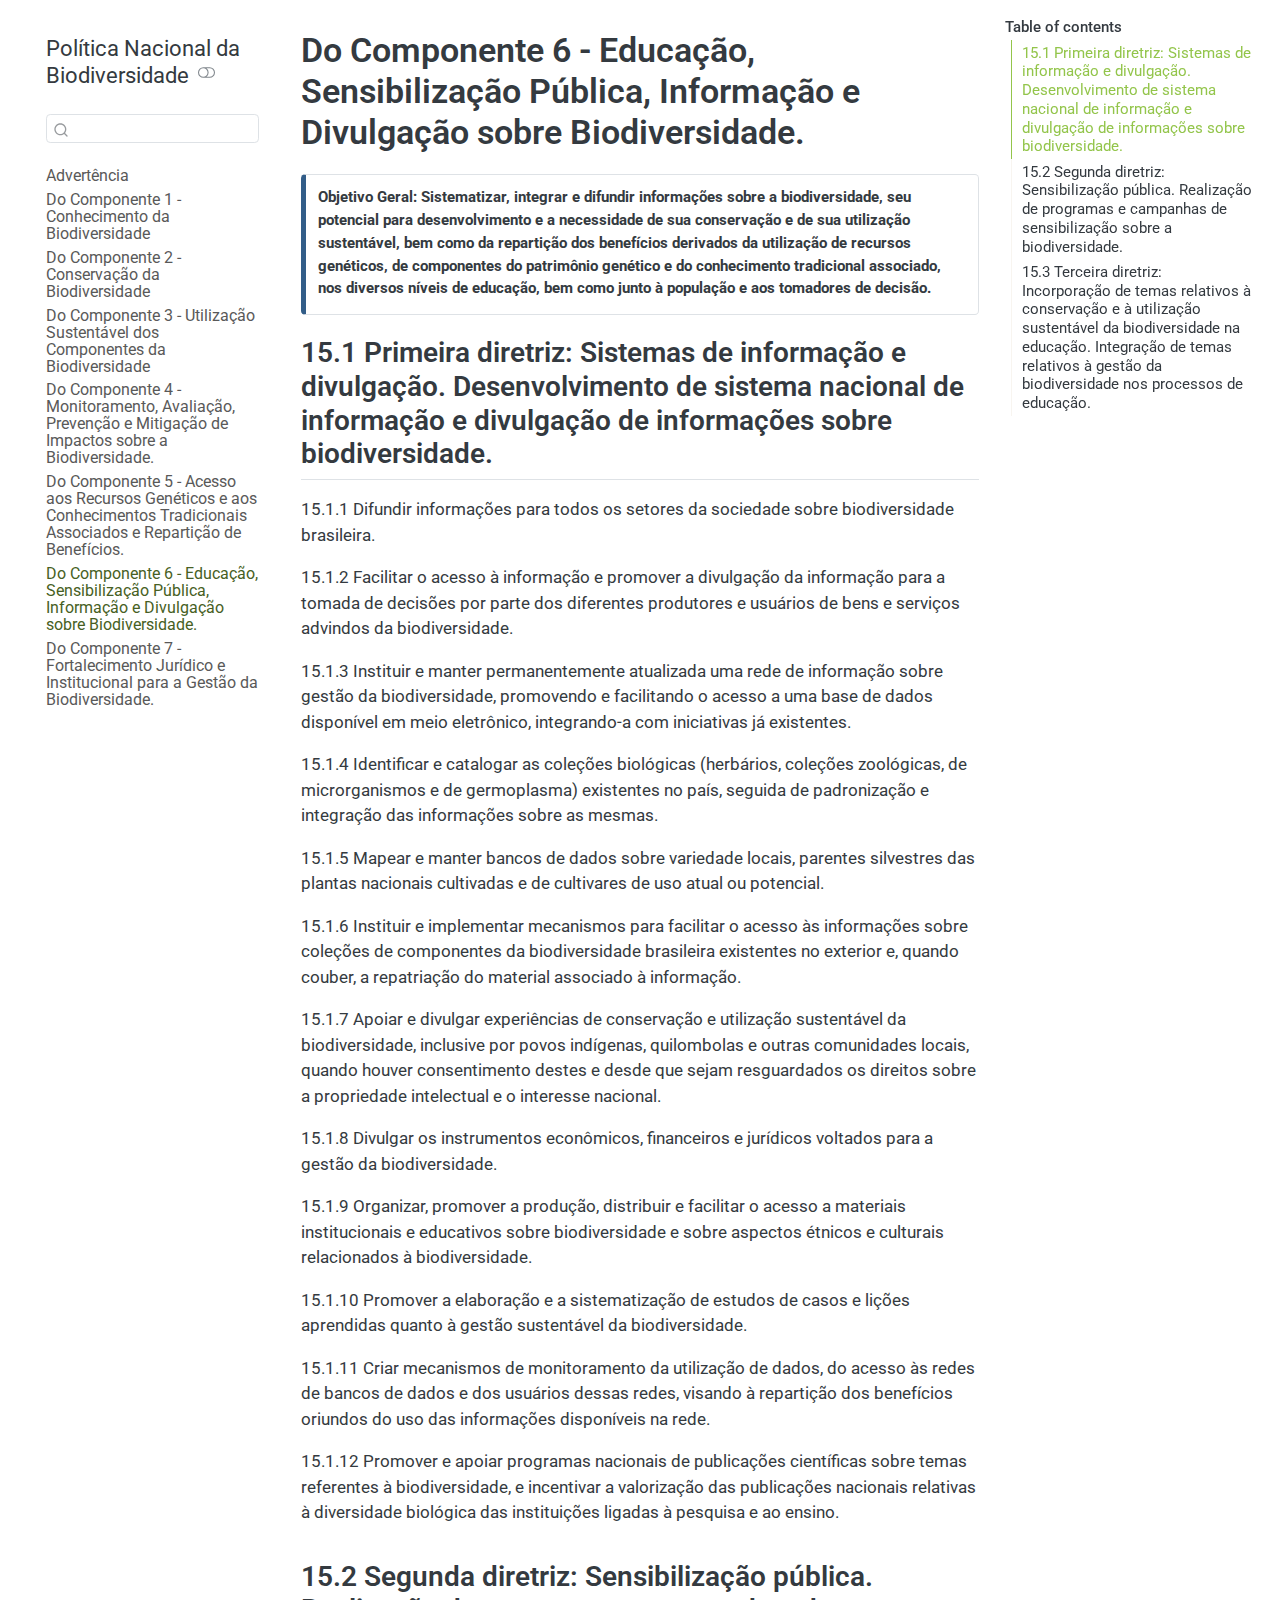
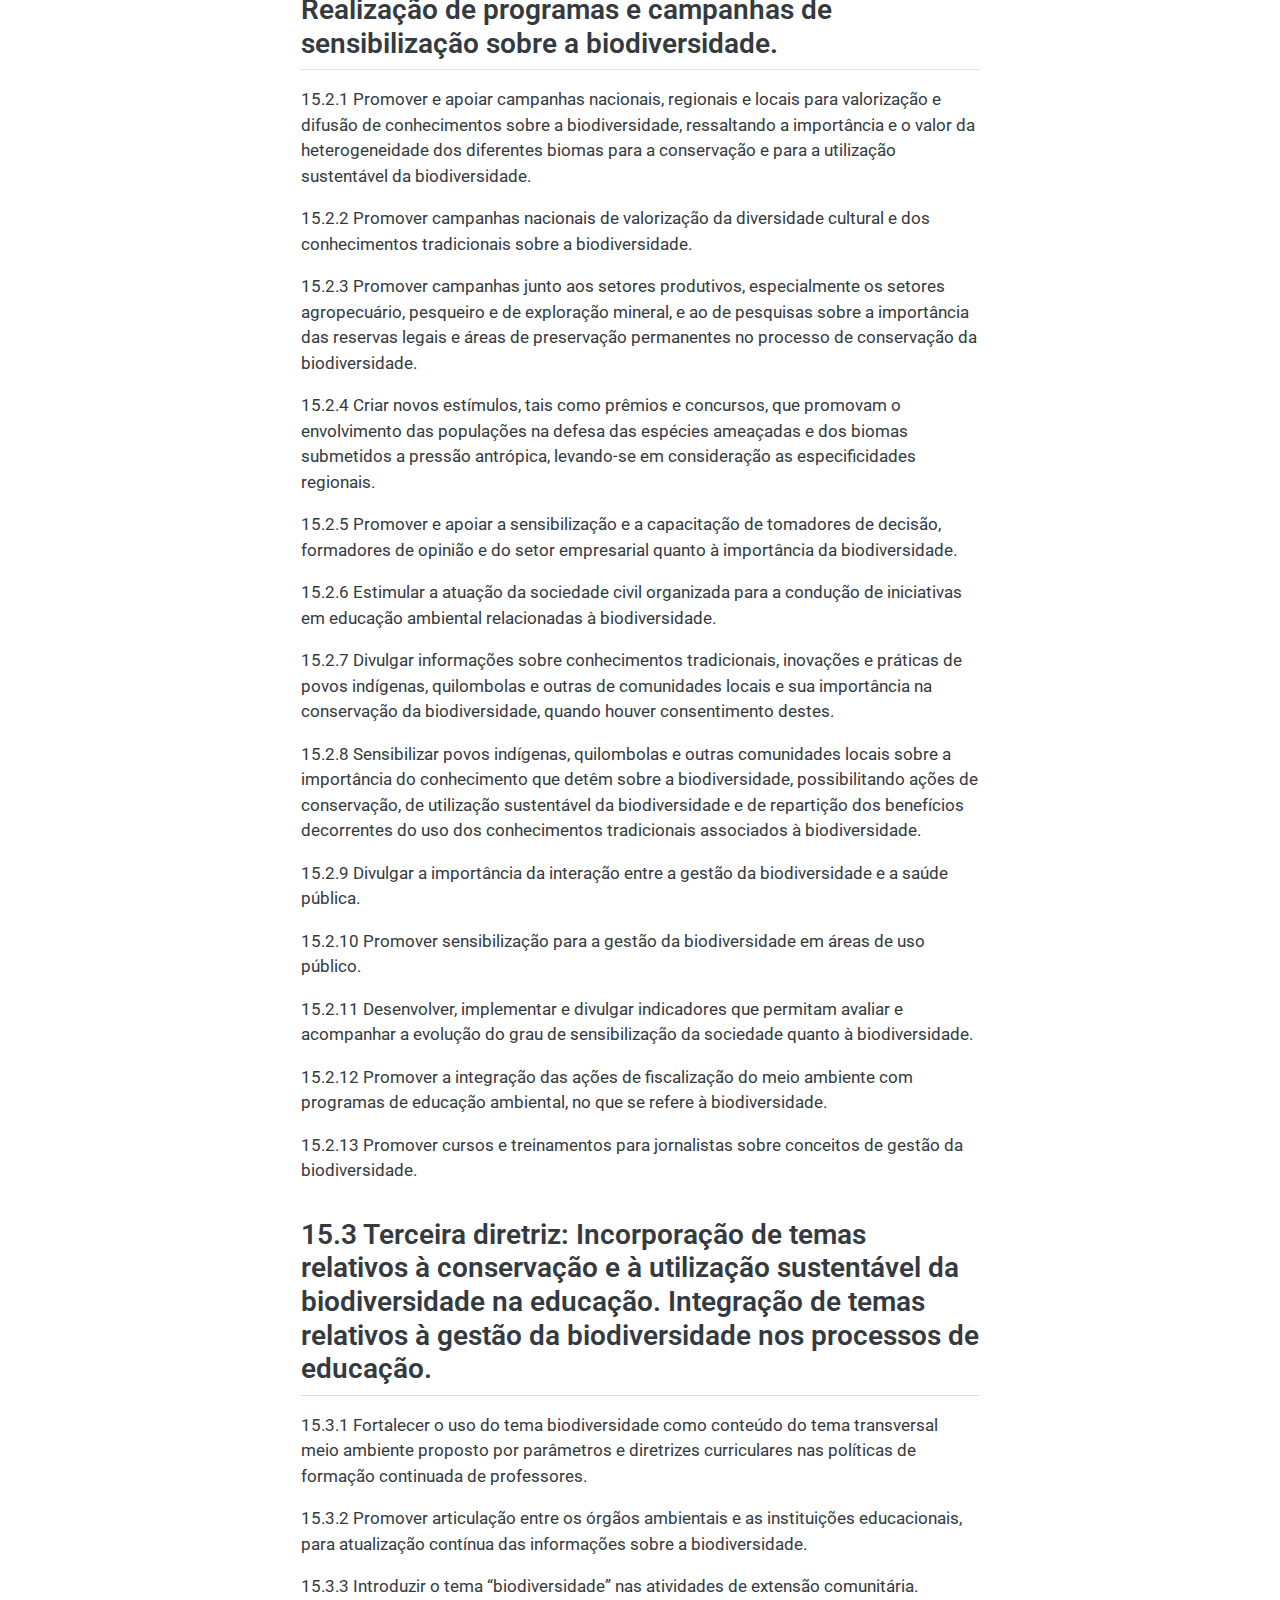
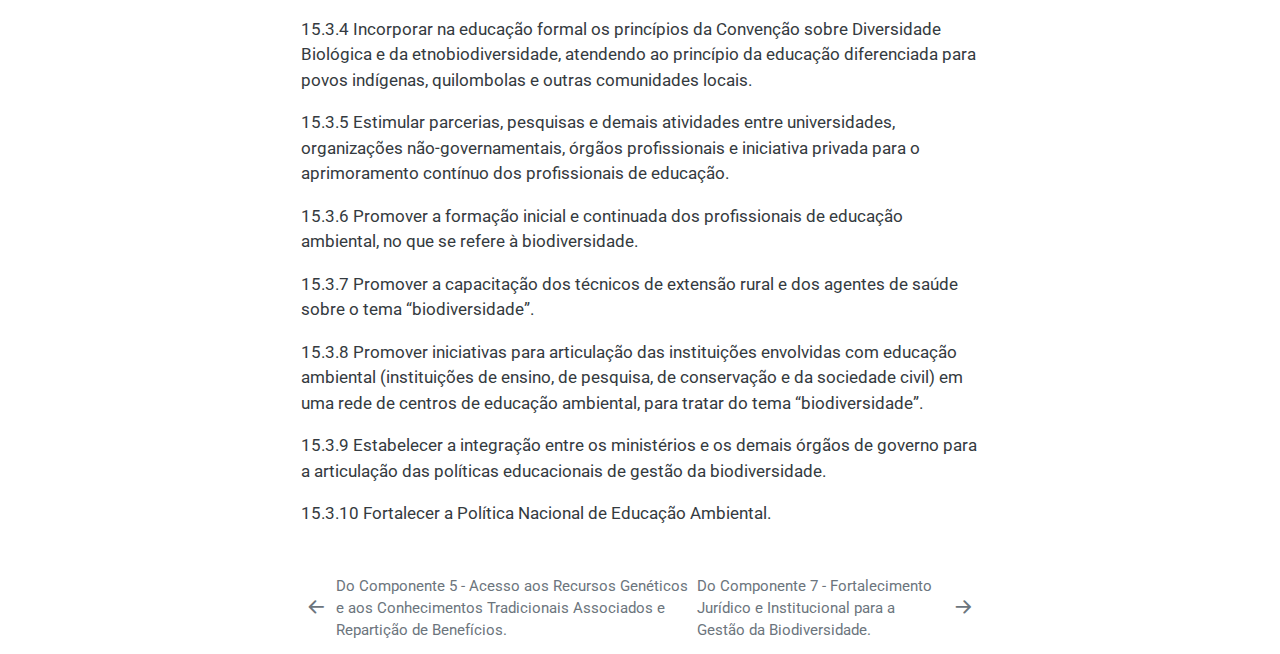
<file: docs/do-componente-6-educacao-sensibilizacao-publica-informacao-e-divulgacao-sobre-biodiversidade.html>
<!DOCTYPE html>
<html xmlns="http://www.w3.org/1999/xhtml" lang="en" xml:lang="en"><head>

<meta charset="utf-8">
<meta name="generator" content="quarto-1.4.550">

<meta name="viewport" content="width=device-width, initial-scale=1.0, user-scalable=yes">


<title>Política Nacional da Biodiversidade - Do Componente 6 - Educação, Sensibilização Pública, Informação e Divulgação sobre Biodiversidade.</title>
<style>
code{white-space: pre-wrap;}
span.smallcaps{font-variant: small-caps;}
div.columns{display: flex; gap: min(4vw, 1.5em);}
div.column{flex: auto; overflow-x: auto;}
div.hanging-indent{margin-left: 1.5em; text-indent: -1.5em;}
ul.task-list{list-style: none;}
ul.task-list li input[type="checkbox"] {
  width: 0.8em;
  margin: 0 0.8em 0.2em -1em; /* quarto-specific, see https://github.com/quarto-dev/quarto-cli/issues/4556 */ 
  vertical-align: middle;
}
</style>


<script src="site_libs/quarto-nav/quarto-nav.js"></script>
<script src="site_libs/quarto-nav/headroom.min.js"></script>
<script src="site_libs/clipboard/clipboard.min.js"></script>
<script src="site_libs/quarto-search/autocomplete.umd.js"></script>
<script src="site_libs/quarto-search/fuse.min.js"></script>
<script src="site_libs/quarto-search/quarto-search.js"></script>
<meta name="quarto:offset" content="./">
<link href="./do-componente-7-fortalecimento-juridico-e-institucional-para-a-gestao-da-biodiversidade.html" rel="next">
<link href="./do-componente-5-acesso-aos-recursos-geneticos-e-aos-conhecimentos-tradicionais-associados-e-reparticao-de-beneficios.html" rel="prev">
<script src="site_libs/quarto-html/quarto.js"></script>
<script src="site_libs/quarto-html/popper.min.js"></script>
<script src="site_libs/quarto-html/tippy.umd.min.js"></script>
<script src="site_libs/quarto-html/anchor.min.js"></script>
<link href="site_libs/quarto-html/tippy.css" rel="stylesheet">
<link href="site_libs/quarto-html/quarto-syntax-highlighting.css" rel="stylesheet" class="quarto-color-scheme" id="quarto-text-highlighting-styles">
<link href="site_libs/quarto-html/quarto-syntax-highlighting-dark.css" rel="prefetch" class="quarto-color-scheme quarto-color-alternate" id="quarto-text-highlighting-styles">
<script src="site_libs/bootstrap/bootstrap.min.js"></script>
<link href="site_libs/bootstrap/bootstrap-icons.css" rel="stylesheet">
<link href="site_libs/bootstrap/bootstrap.min.css" rel="stylesheet" class="quarto-color-scheme" id="quarto-bootstrap" data-mode="light">
<link href="site_libs/bootstrap/bootstrap-dark.min.css" rel="prefetch" class="quarto-color-scheme quarto-color-alternate" id="quarto-bootstrap" data-mode="dark">
<script id="quarto-search-options" type="application/json">{
  "location": "sidebar",
  "copy-button": false,
  "collapse-after": 3,
  "panel-placement": "start",
  "type": "textbox",
  "limit": 50,
  "keyboard-shortcut": [
    "f",
    "/",
    "s"
  ],
  "show-item-context": false,
  "language": {
    "search-no-results-text": "No results",
    "search-matching-documents-text": "matching documents",
    "search-copy-link-title": "Copy link to search",
    "search-hide-matches-text": "Hide additional matches",
    "search-more-match-text": "more match in this document",
    "search-more-matches-text": "more matches in this document",
    "search-clear-button-title": "Clear",
    "search-text-placeholder": "",
    "search-detached-cancel-button-title": "Cancel",
    "search-submit-button-title": "Submit",
    "search-label": "Search"
  }
}</script>


</head>

<body class="nav-sidebar floating">

<div id="quarto-search-results"></div>
  <header id="quarto-header" class="headroom fixed-top">
  <nav class="quarto-secondary-nav">
    <div class="container-fluid d-flex">
      <button type="button" class="quarto-btn-toggle btn" data-bs-toggle="collapse" data-bs-target=".quarto-sidebar-collapse-item" aria-controls="quarto-sidebar" aria-expanded="false" aria-label="Toggle sidebar navigation" onclick="if (window.quartoToggleHeadroom) { window.quartoToggleHeadroom(); }">
        <i class="bi bi-layout-text-sidebar-reverse"></i>
      </button>
        <nav class="quarto-page-breadcrumbs" aria-label="breadcrumb"><ol class="breadcrumb"><li class="breadcrumb-item"><a href="./do-componente-6-educacao-sensibilizacao-publica-informacao-e-divulgacao-sobre-biodiversidade.html"><span class="chapter-title">Do Componente 6 - Educação, Sensibilização Pública, Informação e Divulgação sobre Biodiversidade.</span></a></li></ol></nav>
        <a class="flex-grow-1" role="button" data-bs-toggle="collapse" data-bs-target=".quarto-sidebar-collapse-item" aria-controls="quarto-sidebar" aria-expanded="false" aria-label="Toggle sidebar navigation" onclick="if (window.quartoToggleHeadroom) { window.quartoToggleHeadroom(); }">      
        </a>
      <button type="button" class="btn quarto-search-button" aria-label="" onclick="window.quartoOpenSearch();">
        <i class="bi bi-search"></i>
      </button>
    </div>
  </nav>
</header>
<!-- content -->
<div id="quarto-content" class="quarto-container page-columns page-rows-contents page-layout-article">
<!-- sidebar -->
  <nav id="quarto-sidebar" class="sidebar collapse collapse-horizontal quarto-sidebar-collapse-item sidebar-navigation floating overflow-auto">
    <div class="pt-lg-2 mt-2 text-left sidebar-header">
    <div class="sidebar-title mb-0 py-0">
      <a href="./">Política Nacional da Biodiversidade</a> 
        <div class="sidebar-tools-main">
  <a href="" class="quarto-color-scheme-toggle quarto-navigation-tool  px-1" onclick="window.quartoToggleColorScheme(); return false;" title="Toggle dark mode"><i class="bi"></i></a>
</div>
    </div>
      </div>
        <div class="mt-2 flex-shrink-0 align-items-center">
        <div class="sidebar-search">
        <div id="quarto-search" class="" title="Search"></div>
        </div>
        </div>
    <div class="sidebar-menu-container"> 
    <ul class="list-unstyled mt-1">
        <li class="sidebar-item">
  <div class="sidebar-item-container"> 
  <a href="./index.html" class="sidebar-item-text sidebar-link"><span class="chapter-title">Advertência</span></a>
  </div>
</li>
        <li class="sidebar-item">
  <div class="sidebar-item-container"> 
  <a href="./do-componente-1-conhecimento-da-biodiversidade.html" class="sidebar-item-text sidebar-link"><span class="chapter-title">Do Componente 1 - Conhecimento da Biodiversidade</span></a>
  </div>
</li>
        <li class="sidebar-item">
  <div class="sidebar-item-container"> 
  <a href="./do-componente-2-conservacao-da-biodiversidade.html" class="sidebar-item-text sidebar-link"><span class="chapter-title">Do Componente 2 - Conservação da Biodiversidade</span></a>
  </div>
</li>
        <li class="sidebar-item">
  <div class="sidebar-item-container"> 
  <a href="./do-componente-3-utilizacao-sustentavel-dos-componentes-da-biodiversidade.html" class="sidebar-item-text sidebar-link"><span class="chapter-title">Do Componente 3 - Utilização Sustentável dos Componentes da Biodiversidade</span></a>
  </div>
</li>
        <li class="sidebar-item">
  <div class="sidebar-item-container"> 
  <a href="./do-componente-4-monitoramento-avaliacao-prevencao-e-mitigacao-de-impactos-sobre-a-biodiversidade.html" class="sidebar-item-text sidebar-link"><span class="chapter-title">Do Componente 4 - Monitoramento, Avaliação, Prevenção e Mitigação de Impactos sobre a Biodiversidade.</span></a>
  </div>
</li>
        <li class="sidebar-item">
  <div class="sidebar-item-container"> 
  <a href="./do-componente-5-acesso-aos-recursos-geneticos-e-aos-conhecimentos-tradicionais-associados-e-reparticao-de-beneficios.html" class="sidebar-item-text sidebar-link"><span class="chapter-title">Do Componente 5 - Acesso aos Recursos Genéticos e aos Conhecimentos Tradicionais Associados e Repartição de Benefícios.</span></a>
  </div>
</li>
        <li class="sidebar-item">
  <div class="sidebar-item-container"> 
  <a href="./do-componente-6-educacao-sensibilizacao-publica-informacao-e-divulgacao-sobre-biodiversidade.html" class="sidebar-item-text sidebar-link active"><span class="chapter-title">Do Componente 6 - Educação, Sensibilização Pública, Informação e Divulgação sobre Biodiversidade.</span></a>
  </div>
</li>
        <li class="sidebar-item">
  <div class="sidebar-item-container"> 
  <a href="./do-componente-7-fortalecimento-juridico-e-institucional-para-a-gestao-da-biodiversidade.html" class="sidebar-item-text sidebar-link"><span class="chapter-title">Do Componente 7 - Fortalecimento Jurídico e Institucional para a Gestão da Biodiversidade.</span></a>
  </div>
</li>
    </ul>
    </div>
</nav>
<div id="quarto-sidebar-glass" class="quarto-sidebar-collapse-item" data-bs-toggle="collapse" data-bs-target=".quarto-sidebar-collapse-item"></div>
<!-- margin-sidebar -->
    <div id="quarto-margin-sidebar" class="sidebar margin-sidebar">
        <nav id="TOC" role="doc-toc" class="toc-active">
    <h2 id="toc-title">Table of contents</h2>
   
  <ul>
  <li><a href="#primeira-diretriz-sistemas-de-informação-e-divulgação.-desenvolvimento-de-sistema-nacional-de-informação-e-divulgação-de-informações-sobre-biodiversidade." id="toc-primeira-diretriz-sistemas-de-informação-e-divulgação.-desenvolvimento-de-sistema-nacional-de-informação-e-divulgação-de-informações-sobre-biodiversidade." class="nav-link active" data-scroll-target="#primeira-diretriz-sistemas-de-informação-e-divulgação.-desenvolvimento-de-sistema-nacional-de-informação-e-divulgação-de-informações-sobre-biodiversidade.">15.1 Primeira diretriz: Sistemas de informação e divulgação. Desenvolvimento de sistema nacional de informação e divulgação de informações sobre biodiversidade.</a></li>
  <li><a href="#segunda-diretriz-sensibilização-pública.-realização-de-programas-e-campanhas-de-sensibilização-sobre-a-biodiversidade." id="toc-segunda-diretriz-sensibilização-pública.-realização-de-programas-e-campanhas-de-sensibilização-sobre-a-biodiversidade." class="nav-link" data-scroll-target="#segunda-diretriz-sensibilização-pública.-realização-de-programas-e-campanhas-de-sensibilização-sobre-a-biodiversidade.">15.2 Segunda diretriz: Sensibilização pública. Realização de programas e campanhas de sensibilização sobre a biodiversidade.</a></li>
  <li><a href="#terceira-diretriz-incorporação-de-temas-relativos-à-conservação-e-à-utilização-sustentável-da-biodiversidade-na-educação.-integração-de-temas-relativos-à-gestão-da-biodiversidade-nos-processos-de-educação." id="toc-terceira-diretriz-incorporação-de-temas-relativos-à-conservação-e-à-utilização-sustentável-da-biodiversidade-na-educação.-integração-de-temas-relativos-à-gestão-da-biodiversidade-nos-processos-de-educação." class="nav-link" data-scroll-target="#terceira-diretriz-incorporação-de-temas-relativos-à-conservação-e-à-utilização-sustentável-da-biodiversidade-na-educação.-integração-de-temas-relativos-à-gestão-da-biodiversidade-nos-processos-de-educação.">15.3 Terceira diretriz: Incorporação de temas relativos à conservação e à utilização sustentável da biodiversidade na educação. Integração de temas relativos à gestão da biodiversidade nos processos de educação.</a></li>
  </ul>
</nav>
    </div>
<!-- main -->
<main class="content" id="quarto-document-content">

<header id="title-block-header" class="quarto-title-block default">
<div class="quarto-title">
<h1 class="title"><span class="chapter-title">Do Componente 6 - Educação, Sensibilização Pública, Informação e Divulgação sobre Biodiversidade.</span></h1>
</div>



<div class="quarto-title-meta">

    
  
    
  </div>
  


</header>


<div class="callout callout-style-simple callout-note no-icon">
<div class="callout-body d-flex">
<div class="callout-icon-container">
<i class="callout-icon no-icon"></i>
</div>
<div class="callout-body-container">
<p><strong>Objetivo Geral: Sistematizar, integrar e difundir informações sobre a biodiversidade, seu potencial para desenvolvimento e a necessidade de sua conservação e de sua utilização sustentável, bem como da repartição dos benefícios derivados da utilização de recursos genéticos, de componentes do patrimônio genético e do conhecimento tradicional associado, nos diversos níveis de educação, bem como junto à população e aos tomadores de decisão.</strong></p>
</div>
</div>
</div>
<section id="primeira-diretriz-sistemas-de-informação-e-divulgação.-desenvolvimento-de-sistema-nacional-de-informação-e-divulgação-de-informações-sobre-biodiversidade." class="level2">
<h2 class="anchored" data-anchor-id="primeira-diretriz-sistemas-de-informação-e-divulgação.-desenvolvimento-de-sistema-nacional-de-informação-e-divulgação-de-informações-sobre-biodiversidade.">15.1 Primeira diretriz: Sistemas de informação e divulgação. Desenvolvimento de sistema nacional de informação e divulgação de informações sobre biodiversidade.</h2>
<p>15.1.1 Difundir informações para todos os setores da sociedade sobre biodiversidade brasileira.</p>
<p>15.1.2 Facilitar o acesso à informação e promover a divulgação da informação para a tomada de decisões por parte dos diferentes produtores e usuários de bens e serviços advindos da biodiversidade.</p>
<p>15.1.3 Instituir e manter permanentemente atualizada uma rede de informação sobre gestão da biodiversidade, promovendo e facilitando o acesso a uma base de dados disponível em meio eletrônico, integrando-a com iniciativas já existentes.</p>
<p>15.1.4 Identificar e catalogar as coleções biológicas (herbários, coleções zoológicas, de microrganismos e de germoplasma) existentes no país, seguida de padronização e integração das informações sobre as mesmas.</p>
<p>15.1.5 Mapear e manter bancos de dados sobre variedade locais, parentes silvestres das plantas nacionais cultivadas e de cultivares de uso atual ou potencial.</p>
<p>15.1.6 Instituir e implementar mecanismos para facilitar o acesso às informações sobre coleções de componentes da biodiversidade brasileira existentes no exterior e, quando couber, a repatriação do material associado à informação.</p>
<p>15.1.7 Apoiar e divulgar experiências de conservação e utilização sustentável da biodiversidade, inclusive por povos indígenas, quilombolas e outras comunidades locais, quando houver consentimento destes e desde que sejam resguardados os direitos sobre a propriedade intelectual e o interesse nacional.</p>
<p>15.1.8 Divulgar os instrumentos econômicos, financeiros e jurídicos voltados para a gestão da biodiversidade.</p>
<p>15.1.9 Organizar, promover a produção, distribuir e facilitar o acesso a materiais institucionais e educativos sobre biodiversidade e sobre aspectos étnicos e culturais relacionados à biodiversidade.</p>
<p>15.1.10 Promover a elaboração e a sistematização de estudos de casos e lições aprendidas quanto à gestão sustentável da biodiversidade.</p>
<p>15.1.11 Criar mecanismos de monitoramento da utilização de dados, do acesso às redes de bancos de dados e dos usuários dessas redes, visando à repartição dos benefícios oriundos do uso das informações disponíveis na rede.</p>
<p>15.1.12 Promover e apoiar programas nacionais de publicações científicas sobre temas referentes à biodiversidade, e incentivar a valorização das publicações nacionais relativas à diversidade biológica das instituições ligadas à pesquisa e ao ensino.</p>
</section>
<section id="segunda-diretriz-sensibilização-pública.-realização-de-programas-e-campanhas-de-sensibilização-sobre-a-biodiversidade." class="level2">
<h2 class="anchored" data-anchor-id="segunda-diretriz-sensibilização-pública.-realização-de-programas-e-campanhas-de-sensibilização-sobre-a-biodiversidade.">15.2 Segunda diretriz: Sensibilização pública. Realização de programas e campanhas de sensibilização sobre a biodiversidade.</h2>
<p>15.2.1 Promover e apoiar campanhas nacionais, regionais e locais para valorização e difusão de conhecimentos sobre a biodiversidade, ressaltando a importância e o valor da heterogeneidade dos diferentes biomas para a conservação e para a utilização sustentável da biodiversidade.</p>
<p>15.2.2 Promover campanhas nacionais de valorização da diversidade cultural e dos conhecimentos tradicionais sobre a biodiversidade.</p>
<p>15.2.3 Promover campanhas junto aos setores produtivos, especialmente os setores agropecuário, pesqueiro e de exploração mineral, e ao de pesquisas sobre a importância das reservas legais e áreas de preservação permanentes no processo de conservação da biodiversidade.</p>
<p>15.2.4 Criar novos estímulos, tais como prêmios e concursos, que promovam o envolvimento das populações na defesa das espécies ameaçadas e dos biomas submetidos a pressão antrópica, levando-se em consideração as especificidades regionais.</p>
<p>15.2.5 Promover e apoiar a sensibilização e a capacitação de tomadores de decisão, formadores de opinião e do setor empresarial quanto à importância da biodiversidade.</p>
<p>15.2.6 Estimular a atuação da sociedade civil organizada para a condução de iniciativas em educação ambiental relacionadas à biodiversidade.</p>
<p>15.2.7 Divulgar informações sobre conhecimentos tradicionais, inovações e práticas de povos indígenas, quilombolas e outras de comunidades locais e sua importância na conservação da biodiversidade, quando houver consentimento destes.</p>
<p>15.2.8 Sensibilizar povos indígenas, quilombolas e outras comunidades locais sobre a importância do conhecimento que detêm sobre a biodiversidade, possibilitando ações de conservação, de utilização sustentável da biodiversidade e de repartição dos benefícios decorrentes do uso dos conhecimentos tradicionais associados à biodiversidade.</p>
<p>15.2.9 Divulgar a importância da interação entre a gestão da biodiversidade e a saúde pública.</p>
<p>15.2.10 Promover sensibilização para a gestão da biodiversidade em áreas de uso público.</p>
<p>15.2.11 Desenvolver, implementar e divulgar indicadores que permitam avaliar e acompanhar a evolução do grau de sensibilização da sociedade quanto à biodiversidade.</p>
<p>15.2.12 Promover a integração das ações de fiscalização do meio ambiente com programas de educação ambiental, no que se refere à biodiversidade.</p>
<p>15.2.13 Promover cursos e treinamentos para jornalistas sobre conceitos de gestão da biodiversidade.</p>
</section>
<section id="terceira-diretriz-incorporação-de-temas-relativos-à-conservação-e-à-utilização-sustentável-da-biodiversidade-na-educação.-integração-de-temas-relativos-à-gestão-da-biodiversidade-nos-processos-de-educação." class="level2">
<h2 class="anchored" data-anchor-id="terceira-diretriz-incorporação-de-temas-relativos-à-conservação-e-à-utilização-sustentável-da-biodiversidade-na-educação.-integração-de-temas-relativos-à-gestão-da-biodiversidade-nos-processos-de-educação.">15.3 Terceira diretriz: Incorporação de temas relativos à conservação e à utilização sustentável da biodiversidade na educação. Integração de temas relativos à gestão da biodiversidade nos processos de educação.</h2>
<p>15.3.1 Fortalecer o uso do tema biodiversidade como conteúdo do tema transversal meio ambiente proposto por parâmetros e diretrizes curriculares nas políticas de formação continuada de professores.</p>
<p>15.3.2 Promover articulação entre os órgãos ambientais e as instituições educacionais, para atualização contínua das informações sobre a biodiversidade.</p>
<p>15.3.3 Introduzir o tema “biodiversidade” nas atividades de extensão comunitária.</p>
<p>15.3.4 Incorporar na educação formal os princípios da Convenção sobre Diversidade Biológica e da etnobiodiversidade, atendendo ao princípio da educação diferenciada para povos indígenas, quilombolas e outras comunidades locais.</p>
<p>15.3.5 Estimular parcerias, pesquisas e demais atividades entre universidades, organizações não-governamentais, órgãos profissionais e iniciativa privada para o aprimoramento contínuo dos profissionais de educação.</p>
<p>15.3.6 Promover a formação inicial e continuada dos profissionais de educação ambiental, no que se refere à biodiversidade.</p>
<p>15.3.7 Promover a capacitação dos técnicos de extensão rural e dos agentes de saúde sobre o tema “biodiversidade”.</p>
<p>15.3.8 Promover iniciativas para articulação das instituições envolvidas com educação ambiental (instituições de ensino, de pesquisa, de conservação e da sociedade civil) em uma rede de centros de educação ambiental, para tratar do tema “biodiversidade”.</p>
<p>15.3.9 Estabelecer a integração entre os ministérios e os demais órgãos de governo para a articulação das políticas educacionais de gestão da biodiversidade.</p>
<p>15.3.10 Fortalecer a Política Nacional de Educação Ambiental.</p>


</section>

</main> <!-- /main -->
<script id="quarto-html-after-body" type="application/javascript">
window.document.addEventListener("DOMContentLoaded", function (event) {
  const toggleBodyColorMode = (bsSheetEl) => {
    const mode = bsSheetEl.getAttribute("data-mode");
    const bodyEl = window.document.querySelector("body");
    if (mode === "dark") {
      bodyEl.classList.add("quarto-dark");
      bodyEl.classList.remove("quarto-light");
    } else {
      bodyEl.classList.add("quarto-light");
      bodyEl.classList.remove("quarto-dark");
    }
  }
  const toggleBodyColorPrimary = () => {
    const bsSheetEl = window.document.querySelector("link#quarto-bootstrap");
    if (bsSheetEl) {
      toggleBodyColorMode(bsSheetEl);
    }
  }
  toggleBodyColorPrimary();  
  const disableStylesheet = (stylesheets) => {
    for (let i=0; i < stylesheets.length; i++) {
      const stylesheet = stylesheets[i];
      stylesheet.rel = 'prefetch';
    }
  }
  const enableStylesheet = (stylesheets) => {
    for (let i=0; i < stylesheets.length; i++) {
      const stylesheet = stylesheets[i];
      stylesheet.rel = 'stylesheet';
    }
  }
  const manageTransitions = (selector, allowTransitions) => {
    const els = window.document.querySelectorAll(selector);
    for (let i=0; i < els.length; i++) {
      const el = els[i];
      if (allowTransitions) {
        el.classList.remove('notransition');
      } else {
        el.classList.add('notransition');
      }
    }
  }
  const toggleGiscusIfUsed = (isAlternate, darkModeDefault) => {
    const baseTheme = document.querySelector('#giscus-base-theme')?.value ?? 'light';
    const alternateTheme = document.querySelector('#giscus-alt-theme')?.value ?? 'dark';
    let newTheme = '';
    if(darkModeDefault) {
      newTheme = isAlternate ? baseTheme : alternateTheme;
    } else {
      newTheme = isAlternate ? alternateTheme : baseTheme;
    }
    const changeGiscusTheme = () => {
      // From: https://github.com/giscus/giscus/issues/336
      const sendMessage = (message) => {
        const iframe = document.querySelector('iframe.giscus-frame');
        if (!iframe) return;
        iframe.contentWindow.postMessage({ giscus: message }, 'https://giscus.app');
      }
      sendMessage({
        setConfig: {
          theme: newTheme
        }
      });
    }
    const isGiscussLoaded = window.document.querySelector('iframe.giscus-frame') !== null;
    if (isGiscussLoaded) {
      changeGiscusTheme();
    }
  }
  const toggleColorMode = (alternate) => {
    // Switch the stylesheets
    const alternateStylesheets = window.document.querySelectorAll('link.quarto-color-scheme.quarto-color-alternate');
    manageTransitions('#quarto-margin-sidebar .nav-link', false);
    if (alternate) {
      enableStylesheet(alternateStylesheets);
      for (const sheetNode of alternateStylesheets) {
        if (sheetNode.id === "quarto-bootstrap") {
          toggleBodyColorMode(sheetNode);
        }
      }
    } else {
      disableStylesheet(alternateStylesheets);
      toggleBodyColorPrimary();
    }
    manageTransitions('#quarto-margin-sidebar .nav-link', true);
    // Switch the toggles
    const toggles = window.document.querySelectorAll('.quarto-color-scheme-toggle');
    for (let i=0; i < toggles.length; i++) {
      const toggle = toggles[i];
      if (toggle) {
        if (alternate) {
          toggle.classList.add("alternate");     
        } else {
          toggle.classList.remove("alternate");
        }
      }
    }
    // Hack to workaround the fact that safari doesn't
    // properly recolor the scrollbar when toggling (#1455)
    if (navigator.userAgent.indexOf('Safari') > 0 && navigator.userAgent.indexOf('Chrome') == -1) {
      manageTransitions("body", false);
      window.scrollTo(0, 1);
      setTimeout(() => {
        window.scrollTo(0, 0);
        manageTransitions("body", true);
      }, 40);  
    }
  }
  const isFileUrl = () => { 
    return window.location.protocol === 'file:';
  }
  const hasAlternateSentinel = () => {  
    let styleSentinel = getColorSchemeSentinel();
    if (styleSentinel !== null) {
      return styleSentinel === "alternate";
    } else {
      return false;
    }
  }
  const setStyleSentinel = (alternate) => {
    const value = alternate ? "alternate" : "default";
    if (!isFileUrl()) {
      window.localStorage.setItem("quarto-color-scheme", value);
    } else {
      localAlternateSentinel = value;
    }
  }
  const getColorSchemeSentinel = () => {
    if (!isFileUrl()) {
      const storageValue = window.localStorage.getItem("quarto-color-scheme");
      return storageValue != null ? storageValue : localAlternateSentinel;
    } else {
      return localAlternateSentinel;
    }
  }
  const darkModeDefault = false;
  let localAlternateSentinel = darkModeDefault ? 'alternate' : 'default';
  // Dark / light mode switch
  window.quartoToggleColorScheme = () => {
    // Read the current dark / light value 
    let toAlternate = !hasAlternateSentinel();
    toggleColorMode(toAlternate);
    setStyleSentinel(toAlternate);
    toggleGiscusIfUsed(toAlternate, darkModeDefault);
  };
  // Ensure there is a toggle, if there isn't float one in the top right
  if (window.document.querySelector('.quarto-color-scheme-toggle') === null) {
    const a = window.document.createElement('a');
    a.classList.add('top-right');
    a.classList.add('quarto-color-scheme-toggle');
    a.href = "";
    a.onclick = function() { try { window.quartoToggleColorScheme(); } catch {} return false; };
    const i = window.document.createElement("i");
    i.classList.add('bi');
    a.appendChild(i);
    window.document.body.appendChild(a);
  }
  // Switch to dark mode if need be
  if (hasAlternateSentinel()) {
    toggleColorMode(true);
  } else {
    toggleColorMode(false);
  }
  const icon = "";
  const anchorJS = new window.AnchorJS();
  anchorJS.options = {
    placement: 'right',
    icon: icon
  };
  anchorJS.add('.anchored');
  const isCodeAnnotation = (el) => {
    for (const clz of el.classList) {
      if (clz.startsWith('code-annotation-')) {                     
        return true;
      }
    }
    return false;
  }
  const clipboard = new window.ClipboardJS('.code-copy-button', {
    text: function(trigger) {
      const codeEl = trigger.previousElementSibling.cloneNode(true);
      for (const childEl of codeEl.children) {
        if (isCodeAnnotation(childEl)) {
          childEl.remove();
        }
      }
      return codeEl.innerText;
    }
  });
  clipboard.on('success', function(e) {
    // button target
    const button = e.trigger;
    // don't keep focus
    button.blur();
    // flash "checked"
    button.classList.add('code-copy-button-checked');
    var currentTitle = button.getAttribute("title");
    button.setAttribute("title", "Copied!");
    let tooltip;
    if (window.bootstrap) {
      button.setAttribute("data-bs-toggle", "tooltip");
      button.setAttribute("data-bs-placement", "left");
      button.setAttribute("data-bs-title", "Copied!");
      tooltip = new bootstrap.Tooltip(button, 
        { trigger: "manual", 
          customClass: "code-copy-button-tooltip",
          offset: [0, -8]});
      tooltip.show();    
    }
    setTimeout(function() {
      if (tooltip) {
        tooltip.hide();
        button.removeAttribute("data-bs-title");
        button.removeAttribute("data-bs-toggle");
        button.removeAttribute("data-bs-placement");
      }
      button.setAttribute("title", currentTitle);
      button.classList.remove('code-copy-button-checked');
    }, 1000);
    // clear code selection
    e.clearSelection();
  });
  function tippyHover(el, contentFn, onTriggerFn, onUntriggerFn) {
    const config = {
      allowHTML: true,
      maxWidth: 500,
      delay: 100,
      arrow: false,
      appendTo: function(el) {
          return el.parentElement;
      },
      interactive: true,
      interactiveBorder: 10,
      theme: 'quarto',
      placement: 'bottom-start',
    };
    if (contentFn) {
      config.content = contentFn;
    }
    if (onTriggerFn) {
      config.onTrigger = onTriggerFn;
    }
    if (onUntriggerFn) {
      config.onUntrigger = onUntriggerFn;
    }
    window.tippy(el, config); 
  }
  const noterefs = window.document.querySelectorAll('a[role="doc-noteref"]');
  for (var i=0; i<noterefs.length; i++) {
    const ref = noterefs[i];
    tippyHover(ref, function() {
      // use id or data attribute instead here
      let href = ref.getAttribute('data-footnote-href') || ref.getAttribute('href');
      try { href = new URL(href).hash; } catch {}
      const id = href.replace(/^#\/?/, "");
      const note = window.document.getElementById(id);
      return note.innerHTML;
    });
  }
  const xrefs = window.document.querySelectorAll('a.quarto-xref');
  const processXRef = (id, note) => {
    // Strip column container classes
    const stripColumnClz = (el) => {
      el.classList.remove("page-full", "page-columns");
      if (el.children) {
        for (const child of el.children) {
          stripColumnClz(child);
        }
      }
    }
    stripColumnClz(note)
    if (id === null || id.startsWith('sec-')) {
      // Special case sections, only their first couple elements
      const container = document.createElement("div");
      if (note.children && note.children.length > 2) {
        container.appendChild(note.children[0].cloneNode(true));
        for (let i = 1; i < note.children.length; i++) {
          const child = note.children[i];
          if (child.tagName === "P" && child.innerText === "") {
            continue;
          } else {
            container.appendChild(child.cloneNode(true));
            break;
          }
        }
        if (window.Quarto?.typesetMath) {
          window.Quarto.typesetMath(container);
        }
        return container.innerHTML
      } else {
        if (window.Quarto?.typesetMath) {
          window.Quarto.typesetMath(note);
        }
        return note.innerHTML;
      }
    } else {
      // Remove any anchor links if they are present
      const anchorLink = note.querySelector('a.anchorjs-link');
      if (anchorLink) {
        anchorLink.remove();
      }
      if (window.Quarto?.typesetMath) {
        window.Quarto.typesetMath(note);
      }
      // TODO in 1.5, we should make sure this works without a callout special case
      if (note.classList.contains("callout")) {
        return note.outerHTML;
      } else {
        return note.innerHTML;
      }
    }
  }
  for (var i=0; i<xrefs.length; i++) {
    const xref = xrefs[i];
    tippyHover(xref, undefined, function(instance) {
      instance.disable();
      let url = xref.getAttribute('href');
      let hash = undefined; 
      if (url.startsWith('#')) {
        hash = url;
      } else {
        try { hash = new URL(url).hash; } catch {}
      }
      if (hash) {
        const id = hash.replace(/^#\/?/, "");
        const note = window.document.getElementById(id);
        if (note !== null) {
          try {
            const html = processXRef(id, note.cloneNode(true));
            instance.setContent(html);
          } finally {
            instance.enable();
            instance.show();
          }
        } else {
          // See if we can fetch this
          fetch(url.split('#')[0])
          .then(res => res.text())
          .then(html => {
            const parser = new DOMParser();
            const htmlDoc = parser.parseFromString(html, "text/html");
            const note = htmlDoc.getElementById(id);
            if (note !== null) {
              const html = processXRef(id, note);
              instance.setContent(html);
            } 
          }).finally(() => {
            instance.enable();
            instance.show();
          });
        }
      } else {
        // See if we can fetch a full url (with no hash to target)
        // This is a special case and we should probably do some content thinning / targeting
        fetch(url)
        .then(res => res.text())
        .then(html => {
          const parser = new DOMParser();
          const htmlDoc = parser.parseFromString(html, "text/html");
          const note = htmlDoc.querySelector('main.content');
          if (note !== null) {
            // This should only happen for chapter cross references
            // (since there is no id in the URL)
            // remove the first header
            if (note.children.length > 0 && note.children[0].tagName === "HEADER") {
              note.children[0].remove();
            }
            const html = processXRef(null, note);
            instance.setContent(html);
          } 
        }).finally(() => {
          instance.enable();
          instance.show();
        });
      }
    }, function(instance) {
    });
  }
      let selectedAnnoteEl;
      const selectorForAnnotation = ( cell, annotation) => {
        let cellAttr = 'data-code-cell="' + cell + '"';
        let lineAttr = 'data-code-annotation="' +  annotation + '"';
        const selector = 'span[' + cellAttr + '][' + lineAttr + ']';
        return selector;
      }
      const selectCodeLines = (annoteEl) => {
        const doc = window.document;
        const targetCell = annoteEl.getAttribute("data-target-cell");
        const targetAnnotation = annoteEl.getAttribute("data-target-annotation");
        const annoteSpan = window.document.querySelector(selectorForAnnotation(targetCell, targetAnnotation));
        const lines = annoteSpan.getAttribute("data-code-lines").split(",");
        const lineIds = lines.map((line) => {
          return targetCell + "-" + line;
        })
        let top = null;
        let height = null;
        let parent = null;
        if (lineIds.length > 0) {
            //compute the position of the single el (top and bottom and make a div)
            const el = window.document.getElementById(lineIds[0]);
            top = el.offsetTop;
            height = el.offsetHeight;
            parent = el.parentElement.parentElement;
          if (lineIds.length > 1) {
            const lastEl = window.document.getElementById(lineIds[lineIds.length - 1]);
            const bottom = lastEl.offsetTop + lastEl.offsetHeight;
            height = bottom - top;
          }
          if (top !== null && height !== null && parent !== null) {
            // cook up a div (if necessary) and position it 
            let div = window.document.getElementById("code-annotation-line-highlight");
            if (div === null) {
              div = window.document.createElement("div");
              div.setAttribute("id", "code-annotation-line-highlight");
              div.style.position = 'absolute';
              parent.appendChild(div);
            }
            div.style.top = top - 2 + "px";
            div.style.height = height + 4 + "px";
            div.style.left = 0;
            let gutterDiv = window.document.getElementById("code-annotation-line-highlight-gutter");
            if (gutterDiv === null) {
              gutterDiv = window.document.createElement("div");
              gutterDiv.setAttribute("id", "code-annotation-line-highlight-gutter");
              gutterDiv.style.position = 'absolute';
              const codeCell = window.document.getElementById(targetCell);
              const gutter = codeCell.querySelector('.code-annotation-gutter');
              gutter.appendChild(gutterDiv);
            }
            gutterDiv.style.top = top - 2 + "px";
            gutterDiv.style.height = height + 4 + "px";
          }
          selectedAnnoteEl = annoteEl;
        }
      };
      const unselectCodeLines = () => {
        const elementsIds = ["code-annotation-line-highlight", "code-annotation-line-highlight-gutter"];
        elementsIds.forEach((elId) => {
          const div = window.document.getElementById(elId);
          if (div) {
            div.remove();
          }
        });
        selectedAnnoteEl = undefined;
      };
        // Handle positioning of the toggle
    window.addEventListener(
      "resize",
      throttle(() => {
        elRect = undefined;
        if (selectedAnnoteEl) {
          selectCodeLines(selectedAnnoteEl);
        }
      }, 10)
    );
    function throttle(fn, ms) {
    let throttle = false;
    let timer;
      return (...args) => {
        if(!throttle) { // first call gets through
            fn.apply(this, args);
            throttle = true;
        } else { // all the others get throttled
            if(timer) clearTimeout(timer); // cancel #2
            timer = setTimeout(() => {
              fn.apply(this, args);
              timer = throttle = false;
            }, ms);
        }
      };
    }
      // Attach click handler to the DT
      const annoteDls = window.document.querySelectorAll('dt[data-target-cell]');
      for (const annoteDlNode of annoteDls) {
        annoteDlNode.addEventListener('click', (event) => {
          const clickedEl = event.target;
          if (clickedEl !== selectedAnnoteEl) {
            unselectCodeLines();
            const activeEl = window.document.querySelector('dt[data-target-cell].code-annotation-active');
            if (activeEl) {
              activeEl.classList.remove('code-annotation-active');
            }
            selectCodeLines(clickedEl);
            clickedEl.classList.add('code-annotation-active');
          } else {
            // Unselect the line
            unselectCodeLines();
            clickedEl.classList.remove('code-annotation-active');
          }
        });
      }
  const findCites = (el) => {
    const parentEl = el.parentElement;
    if (parentEl) {
      const cites = parentEl.dataset.cites;
      if (cites) {
        return {
          el,
          cites: cites.split(' ')
        };
      } else {
        return findCites(el.parentElement)
      }
    } else {
      return undefined;
    }
  };
  var bibliorefs = window.document.querySelectorAll('a[role="doc-biblioref"]');
  for (var i=0; i<bibliorefs.length; i++) {
    const ref = bibliorefs[i];
    const citeInfo = findCites(ref);
    if (citeInfo) {
      tippyHover(citeInfo.el, function() {
        var popup = window.document.createElement('div');
        citeInfo.cites.forEach(function(cite) {
          var citeDiv = window.document.createElement('div');
          citeDiv.classList.add('hanging-indent');
          citeDiv.classList.add('csl-entry');
          var biblioDiv = window.document.getElementById('ref-' + cite);
          if (biblioDiv) {
            citeDiv.innerHTML = biblioDiv.innerHTML;
          }
          popup.appendChild(citeDiv);
        });
        return popup.innerHTML;
      });
    }
  }
});
</script>
<nav class="page-navigation">
  <div class="nav-page nav-page-previous">
      <a href="./do-componente-5-acesso-aos-recursos-geneticos-e-aos-conhecimentos-tradicionais-associados-e-reparticao-de-beneficios.html" class="pagination-link" aria-label="Do Componente 5 - Acesso aos Recursos Genéticos e aos Conhecimentos Tradicionais Associados e Repartição de Benefícios.">
        <i class="bi bi-arrow-left-short"></i> <span class="nav-page-text"><span class="chapter-title">Do Componente 5 - Acesso aos Recursos Genéticos e aos Conhecimentos Tradicionais Associados e Repartição de Benefícios.</span></span>
      </a>          
  </div>
  <div class="nav-page nav-page-next">
      <a href="./do-componente-7-fortalecimento-juridico-e-institucional-para-a-gestao-da-biodiversidade.html" class="pagination-link" aria-label="Do Componente 7 - Fortalecimento Jurídico e Institucional para a Gestão da Biodiversidade.">
        <span class="nav-page-text"><span class="chapter-title">Do Componente 7 - Fortalecimento Jurídico e Institucional para a Gestão da Biodiversidade.</span></span> <i class="bi bi-arrow-right-short"></i>
      </a>
  </div>
</nav>
</div> <!-- /content -->




</body></html>
</file>
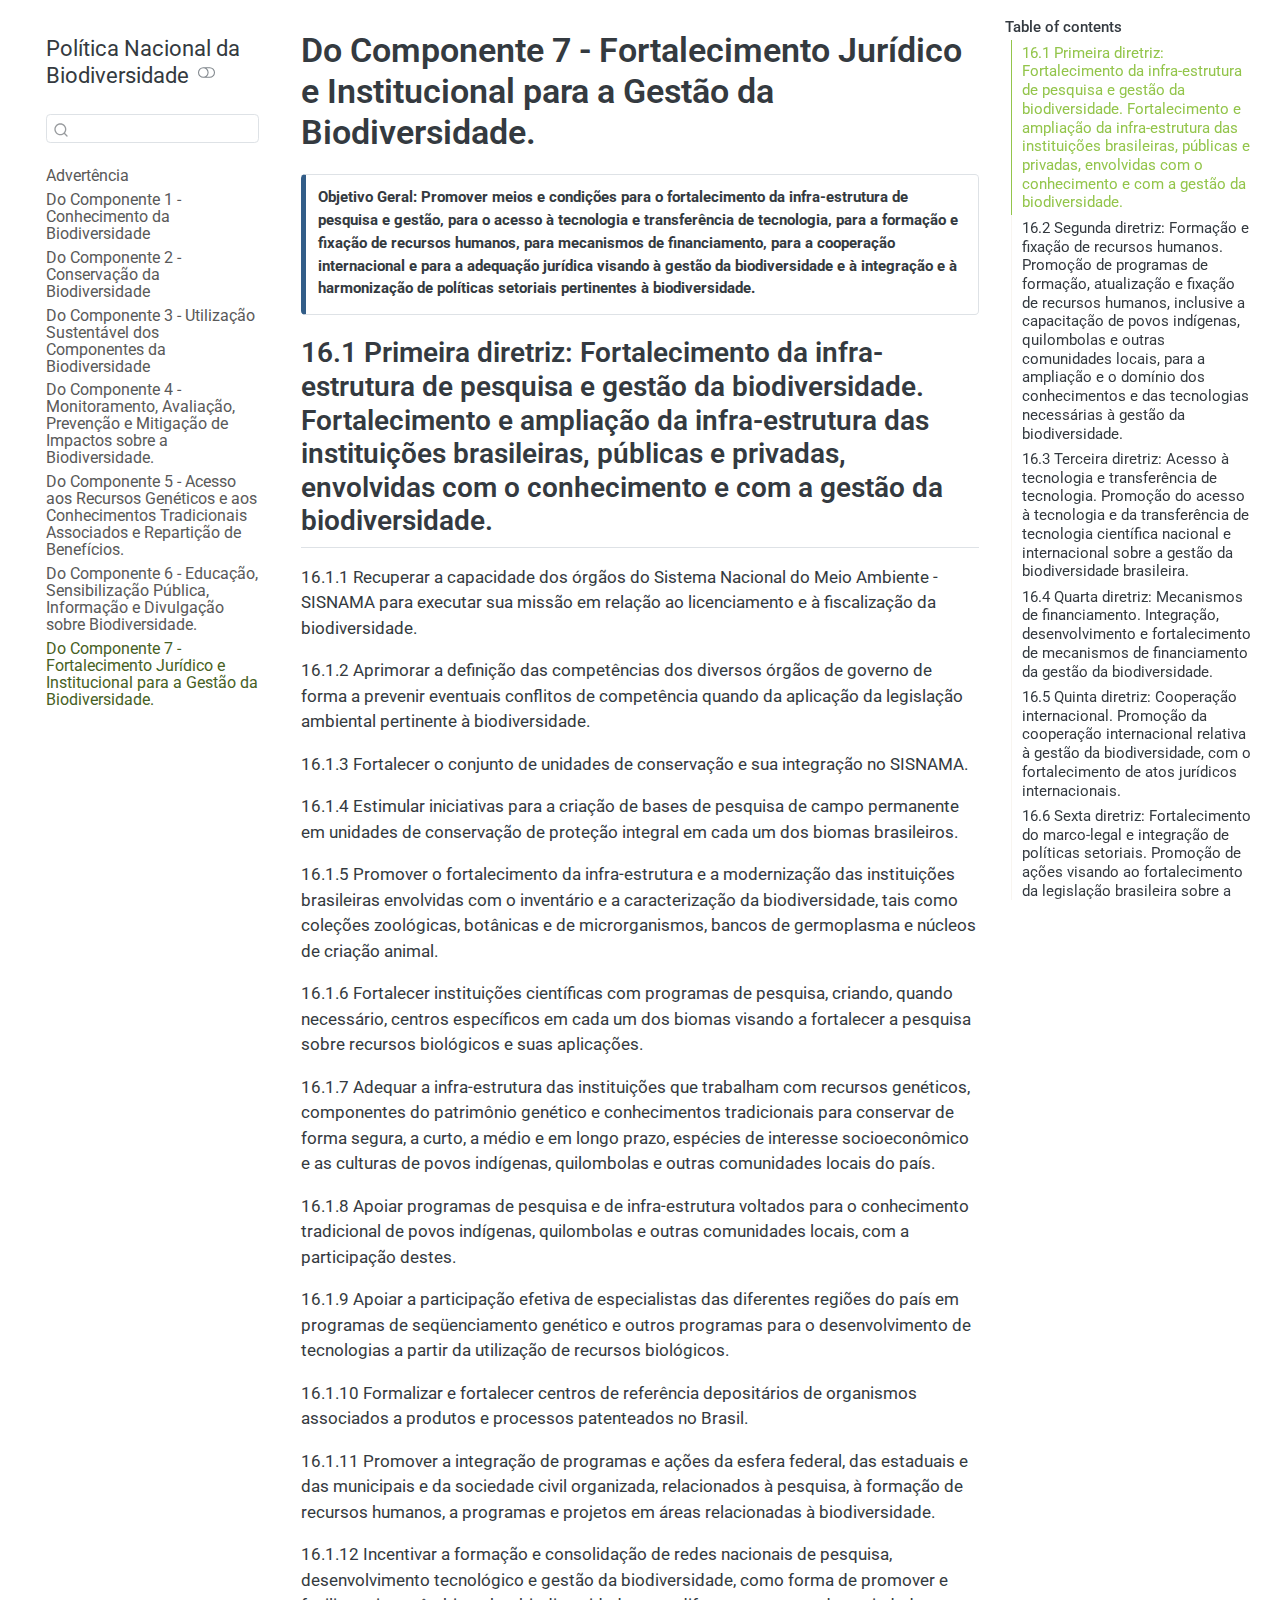
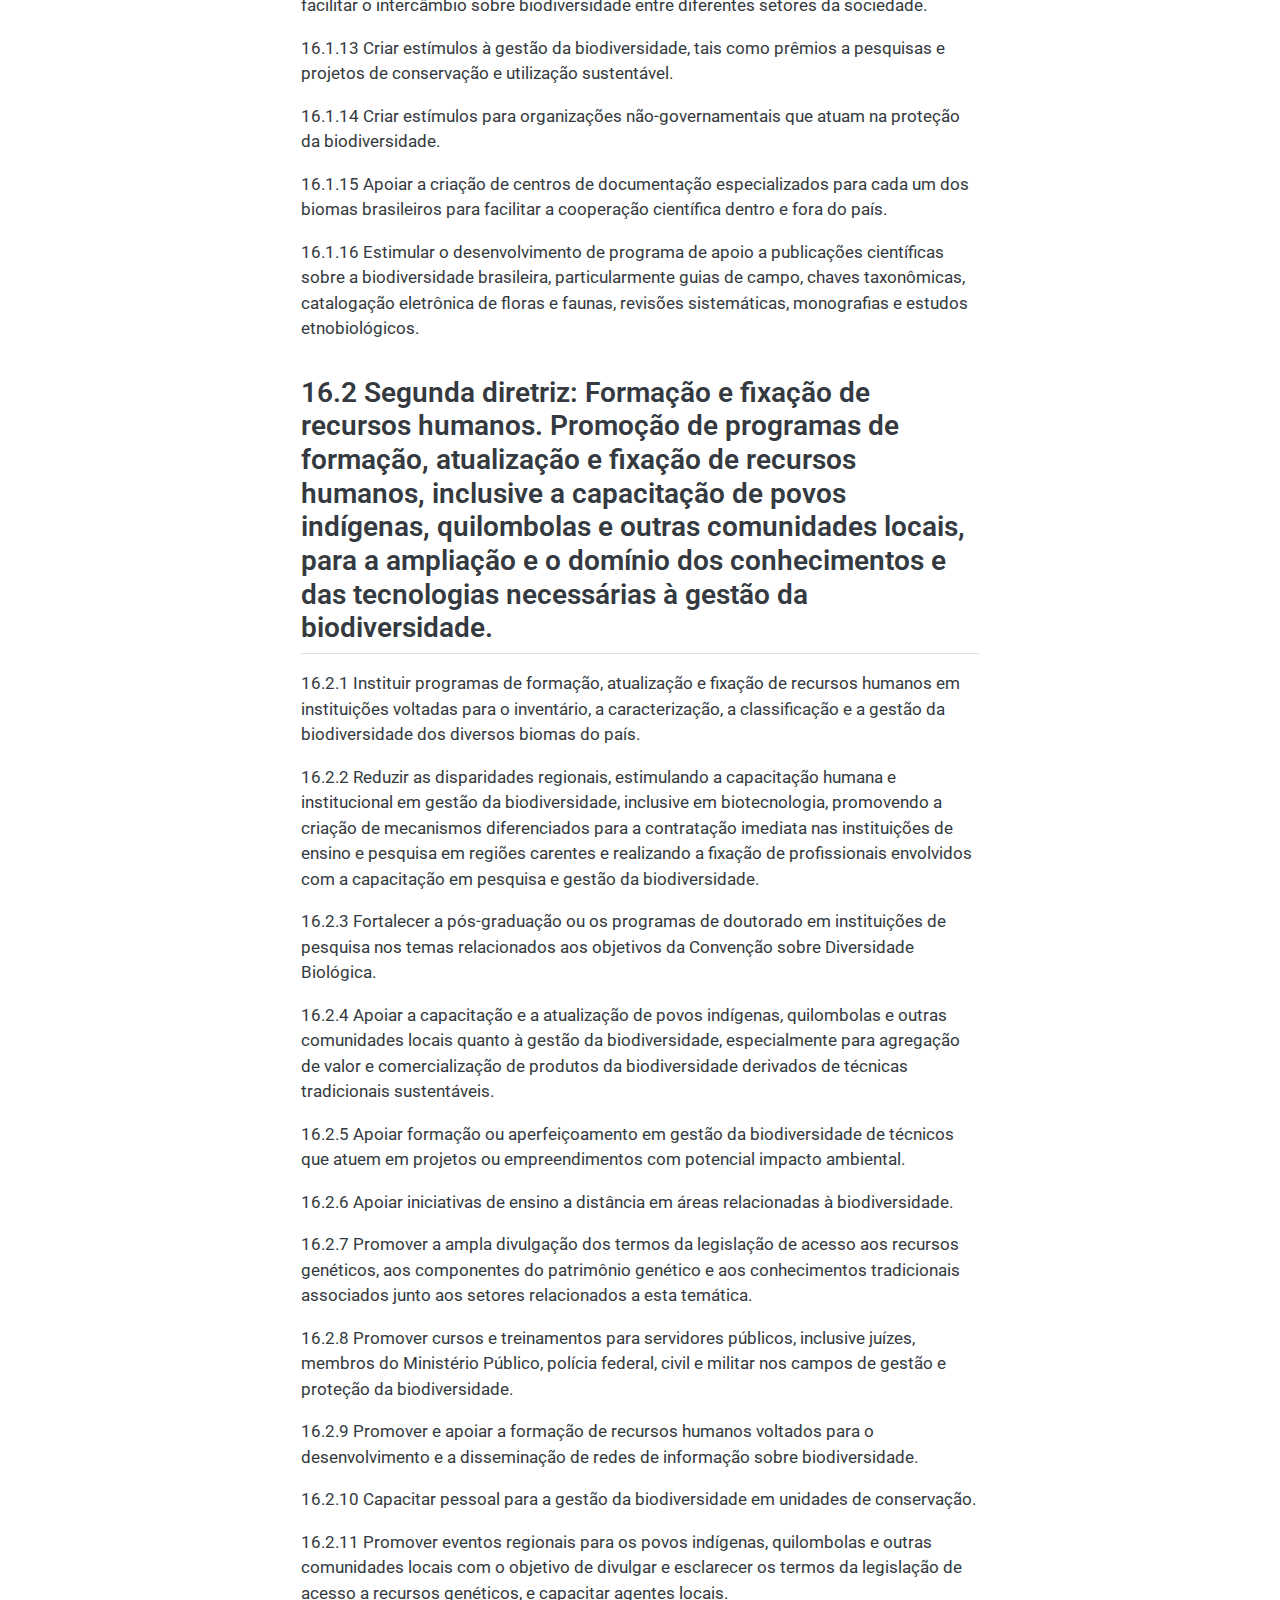
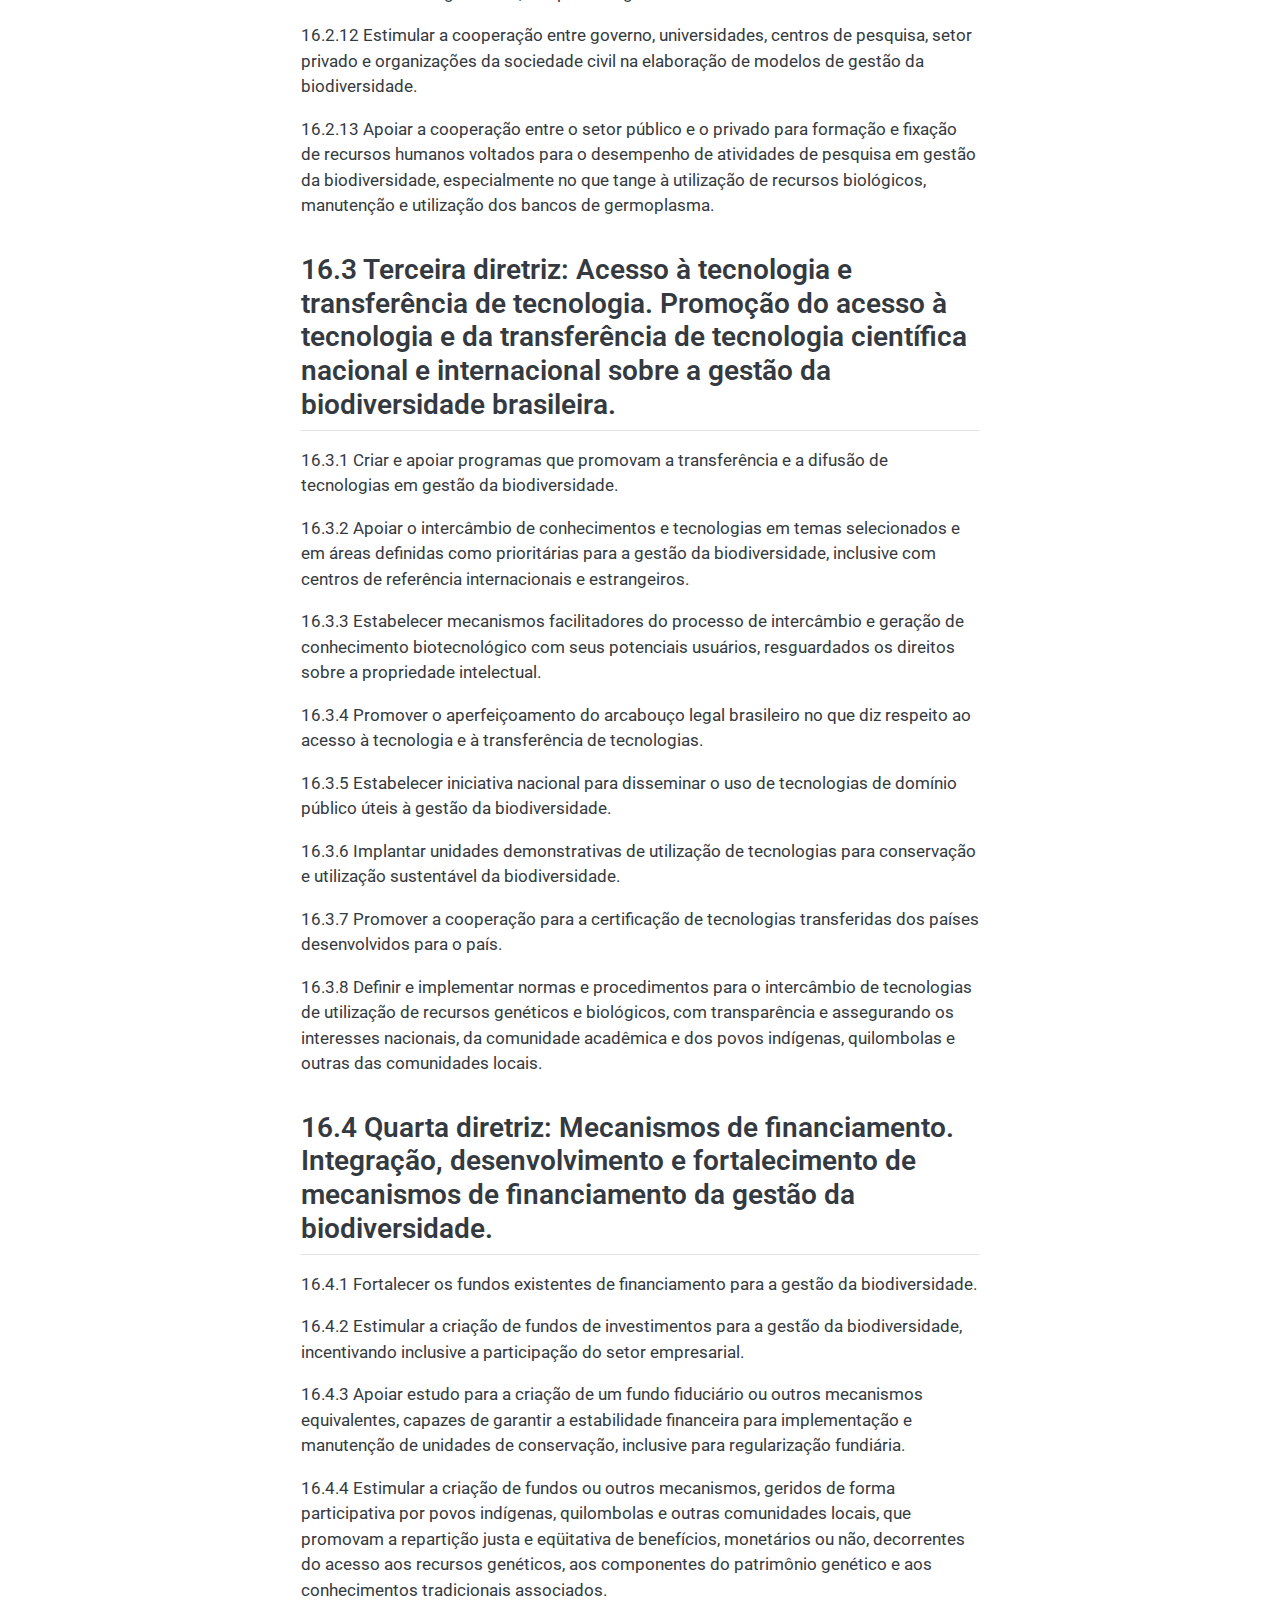
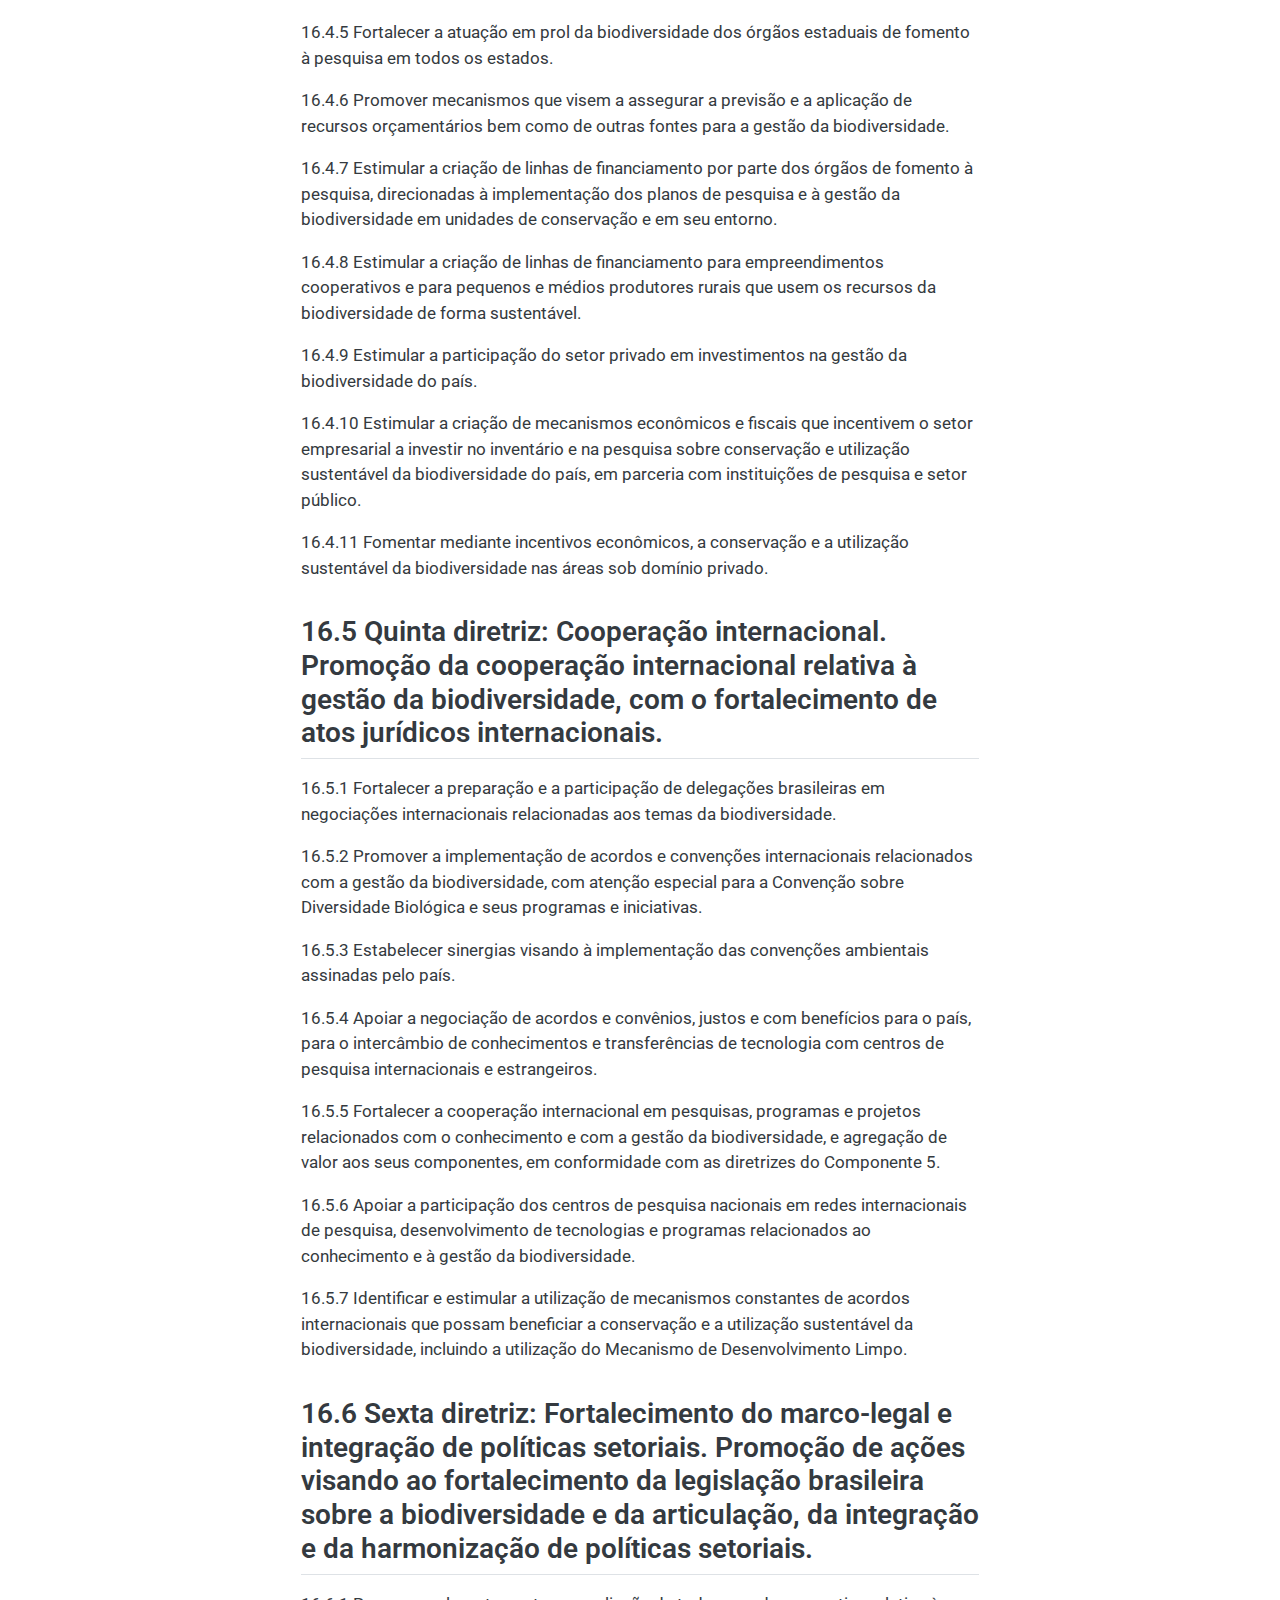
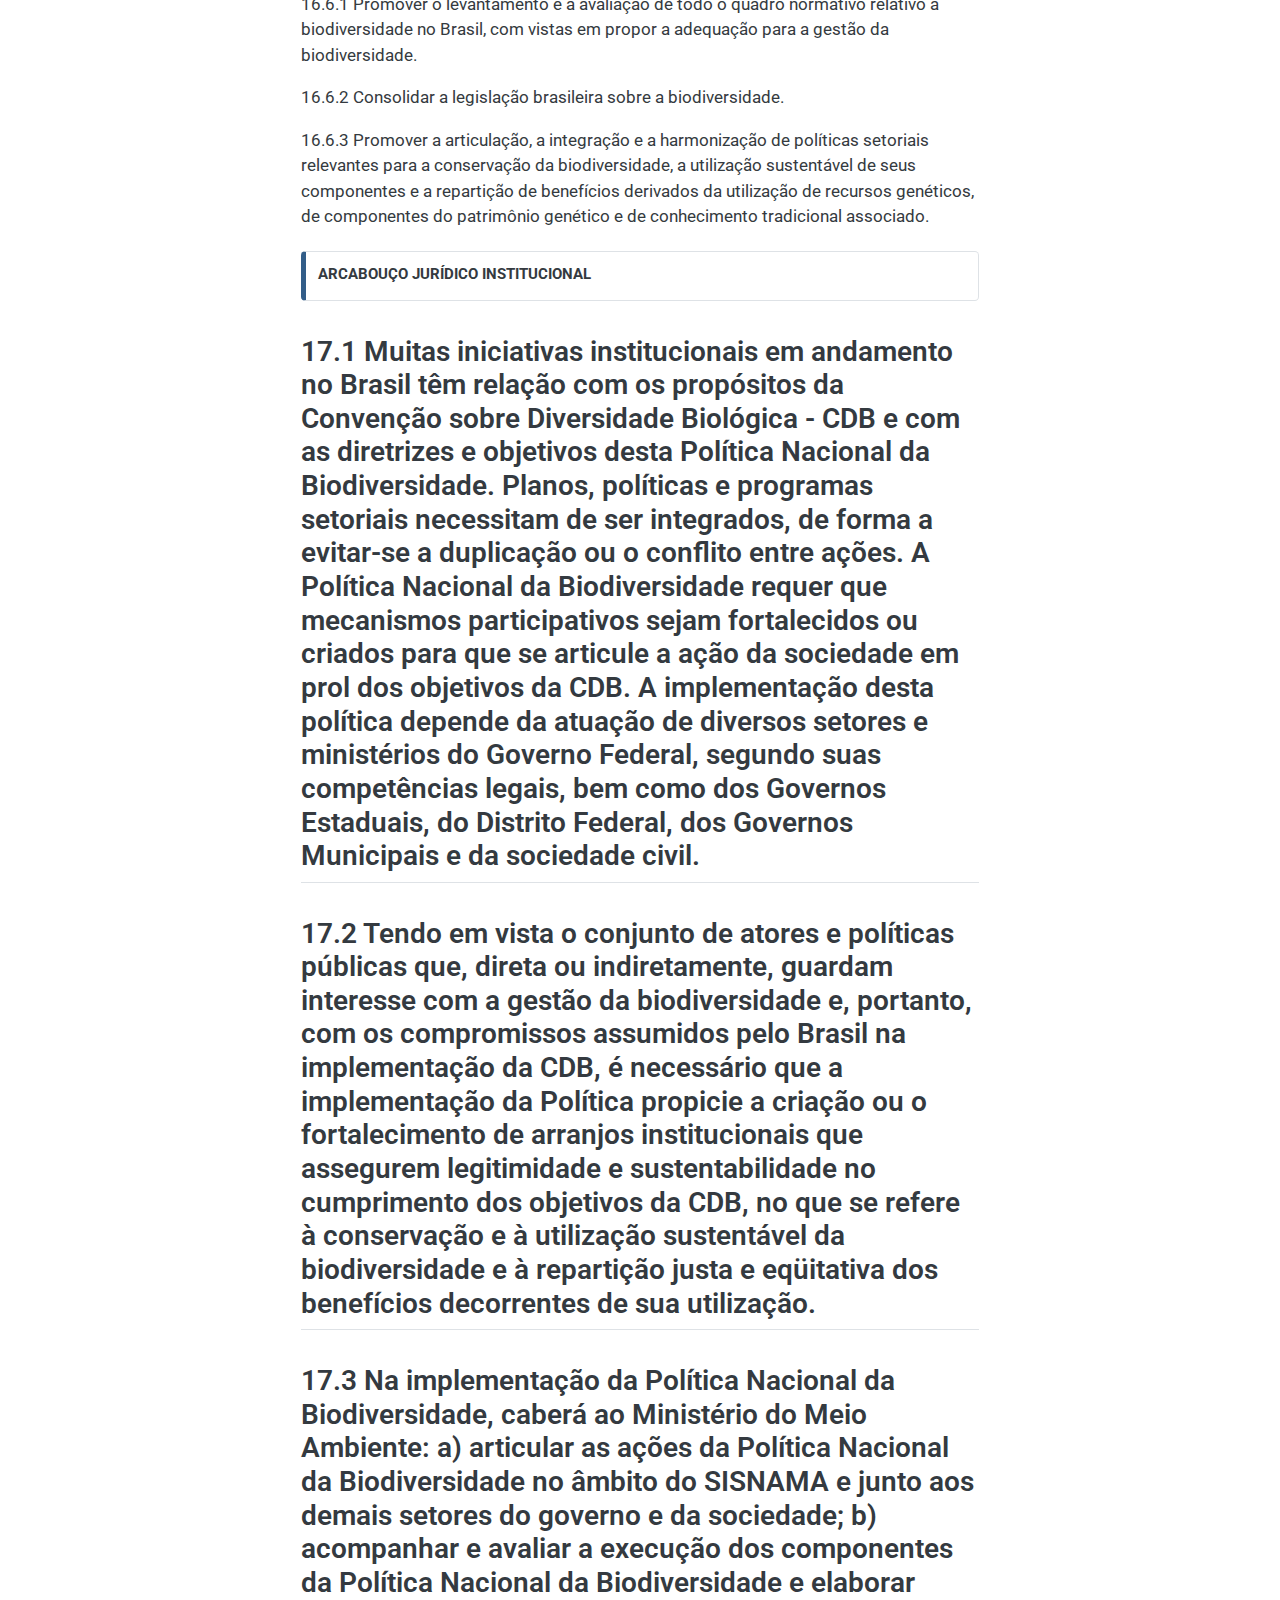
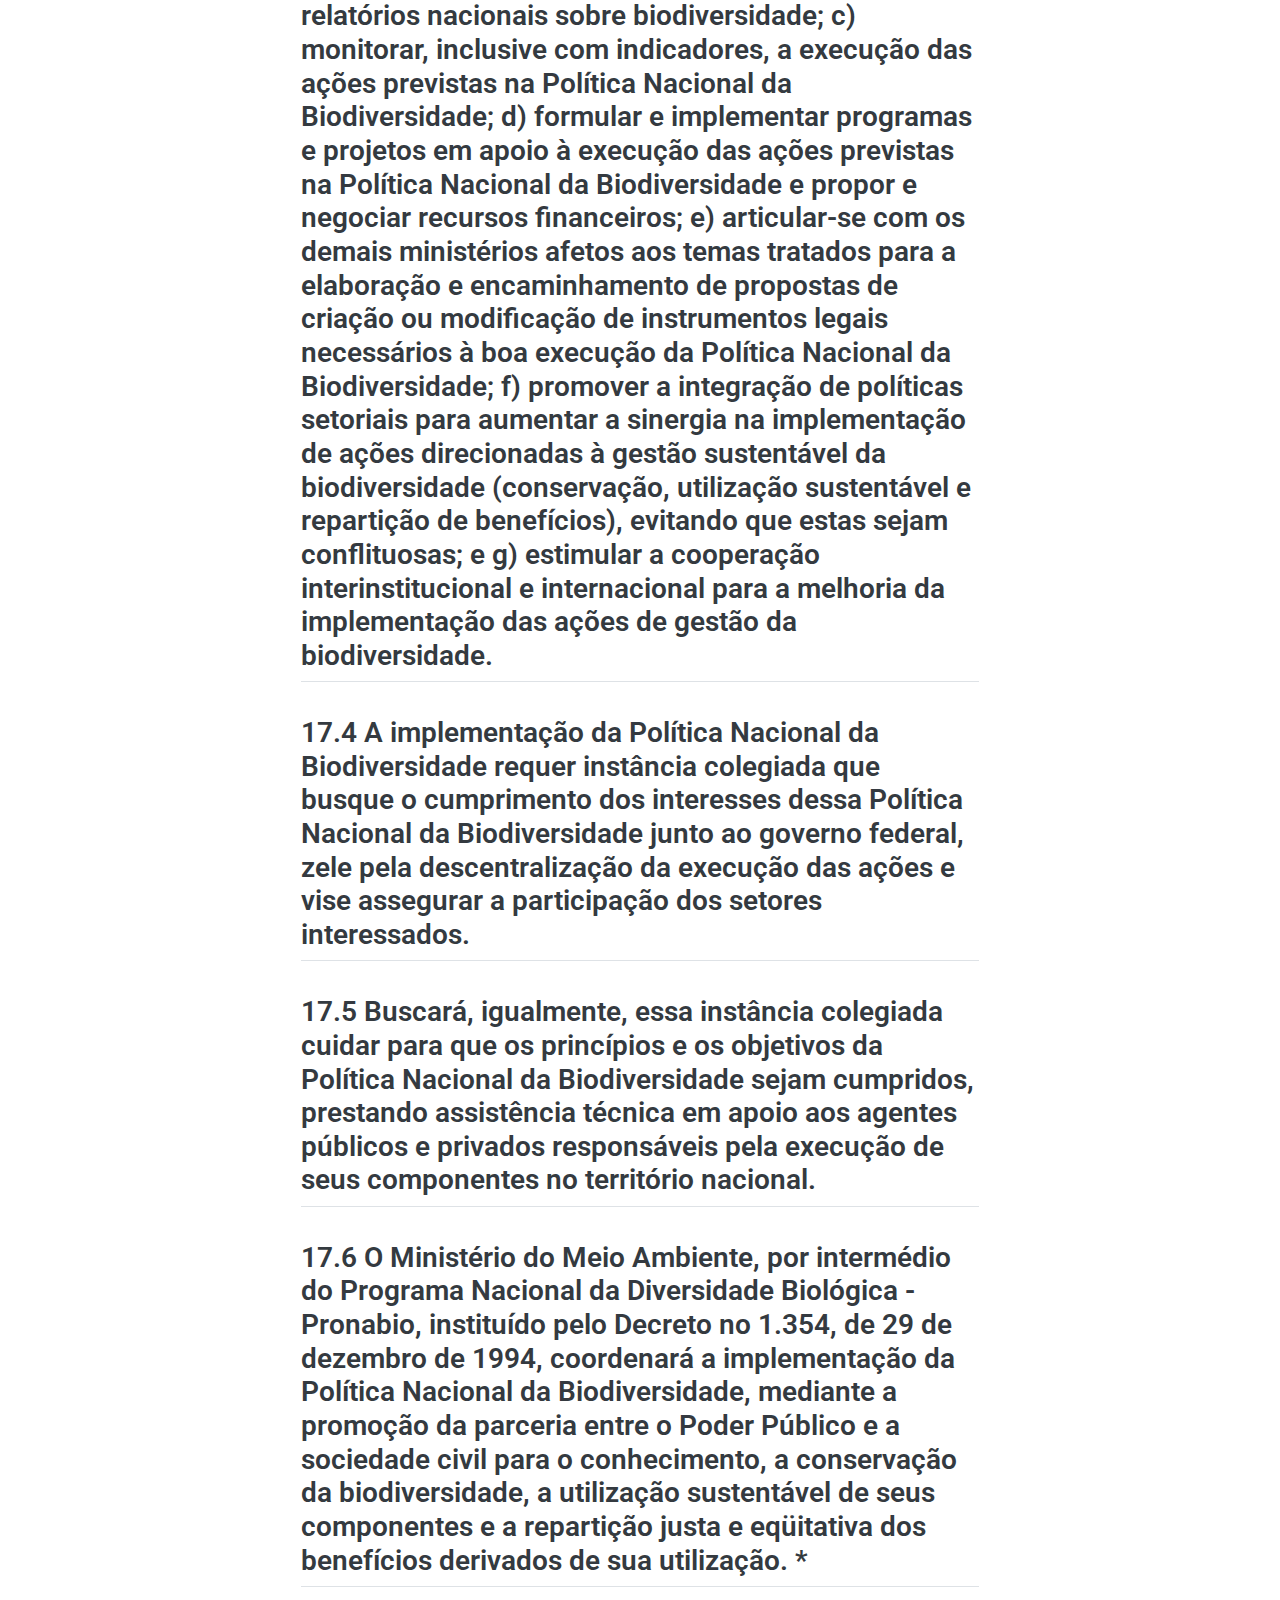
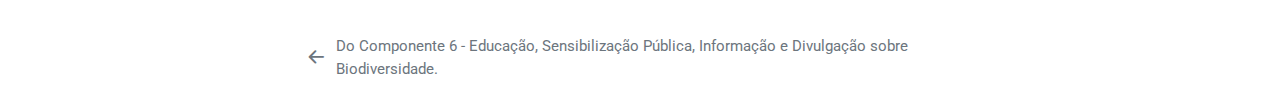
<file: docs/do-componente-7-fortalecimento-juridico-e-institucional-para-a-gestao-da-biodiversidade.html>
<!DOCTYPE html>
<html xmlns="http://www.w3.org/1999/xhtml" lang="en" xml:lang="en"><head>

<meta charset="utf-8">
<meta name="generator" content="quarto-1.4.550">

<meta name="viewport" content="width=device-width, initial-scale=1.0, user-scalable=yes">


<title>Política Nacional da Biodiversidade - Do Componente 7 - Fortalecimento Jurídico e Institucional para a Gestão da Biodiversidade.</title>
<style>
code{white-space: pre-wrap;}
span.smallcaps{font-variant: small-caps;}
div.columns{display: flex; gap: min(4vw, 1.5em);}
div.column{flex: auto; overflow-x: auto;}
div.hanging-indent{margin-left: 1.5em; text-indent: -1.5em;}
ul.task-list{list-style: none;}
ul.task-list li input[type="checkbox"] {
  width: 0.8em;
  margin: 0 0.8em 0.2em -1em; /* quarto-specific, see https://github.com/quarto-dev/quarto-cli/issues/4556 */ 
  vertical-align: middle;
}
</style>


<script src="site_libs/quarto-nav/quarto-nav.js"></script>
<script src="site_libs/quarto-nav/headroom.min.js"></script>
<script src="site_libs/clipboard/clipboard.min.js"></script>
<script src="site_libs/quarto-search/autocomplete.umd.js"></script>
<script src="site_libs/quarto-search/fuse.min.js"></script>
<script src="site_libs/quarto-search/quarto-search.js"></script>
<meta name="quarto:offset" content="./">
<link href="./do-componente-6-educacao-sensibilizacao-publica-informacao-e-divulgacao-sobre-biodiversidade.html" rel="prev">
<script src="site_libs/quarto-html/quarto.js"></script>
<script src="site_libs/quarto-html/popper.min.js"></script>
<script src="site_libs/quarto-html/tippy.umd.min.js"></script>
<script src="site_libs/quarto-html/anchor.min.js"></script>
<link href="site_libs/quarto-html/tippy.css" rel="stylesheet">
<link href="site_libs/quarto-html/quarto-syntax-highlighting.css" rel="stylesheet" class="quarto-color-scheme" id="quarto-text-highlighting-styles">
<link href="site_libs/quarto-html/quarto-syntax-highlighting-dark.css" rel="prefetch" class="quarto-color-scheme quarto-color-alternate" id="quarto-text-highlighting-styles">
<script src="site_libs/bootstrap/bootstrap.min.js"></script>
<link href="site_libs/bootstrap/bootstrap-icons.css" rel="stylesheet">
<link href="site_libs/bootstrap/bootstrap.min.css" rel="stylesheet" class="quarto-color-scheme" id="quarto-bootstrap" data-mode="light">
<link href="site_libs/bootstrap/bootstrap-dark.min.css" rel="prefetch" class="quarto-color-scheme quarto-color-alternate" id="quarto-bootstrap" data-mode="dark">
<script id="quarto-search-options" type="application/json">{
  "location": "sidebar",
  "copy-button": false,
  "collapse-after": 3,
  "panel-placement": "start",
  "type": "textbox",
  "limit": 50,
  "keyboard-shortcut": [
    "f",
    "/",
    "s"
  ],
  "show-item-context": false,
  "language": {
    "search-no-results-text": "No results",
    "search-matching-documents-text": "matching documents",
    "search-copy-link-title": "Copy link to search",
    "search-hide-matches-text": "Hide additional matches",
    "search-more-match-text": "more match in this document",
    "search-more-matches-text": "more matches in this document",
    "search-clear-button-title": "Clear",
    "search-text-placeholder": "",
    "search-detached-cancel-button-title": "Cancel",
    "search-submit-button-title": "Submit",
    "search-label": "Search"
  }
}</script>


</head>

<body class="nav-sidebar floating">

<div id="quarto-search-results"></div>
  <header id="quarto-header" class="headroom fixed-top">
  <nav class="quarto-secondary-nav">
    <div class="container-fluid d-flex">
      <button type="button" class="quarto-btn-toggle btn" data-bs-toggle="collapse" data-bs-target=".quarto-sidebar-collapse-item" aria-controls="quarto-sidebar" aria-expanded="false" aria-label="Toggle sidebar navigation" onclick="if (window.quartoToggleHeadroom) { window.quartoToggleHeadroom(); }">
        <i class="bi bi-layout-text-sidebar-reverse"></i>
      </button>
        <nav class="quarto-page-breadcrumbs" aria-label="breadcrumb"><ol class="breadcrumb"><li class="breadcrumb-item"><a href="./do-componente-7-fortalecimento-juridico-e-institucional-para-a-gestao-da-biodiversidade.html"><span class="chapter-title">Do Componente 7 - Fortalecimento Jurídico e Institucional para a Gestão da Biodiversidade.</span></a></li></ol></nav>
        <a class="flex-grow-1" role="button" data-bs-toggle="collapse" data-bs-target=".quarto-sidebar-collapse-item" aria-controls="quarto-sidebar" aria-expanded="false" aria-label="Toggle sidebar navigation" onclick="if (window.quartoToggleHeadroom) { window.quartoToggleHeadroom(); }">      
        </a>
      <button type="button" class="btn quarto-search-button" aria-label="" onclick="window.quartoOpenSearch();">
        <i class="bi bi-search"></i>
      </button>
    </div>
  </nav>
</header>
<!-- content -->
<div id="quarto-content" class="quarto-container page-columns page-rows-contents page-layout-article">
<!-- sidebar -->
  <nav id="quarto-sidebar" class="sidebar collapse collapse-horizontal quarto-sidebar-collapse-item sidebar-navigation floating overflow-auto">
    <div class="pt-lg-2 mt-2 text-left sidebar-header">
    <div class="sidebar-title mb-0 py-0">
      <a href="./">Política Nacional da Biodiversidade</a> 
        <div class="sidebar-tools-main">
  <a href="" class="quarto-color-scheme-toggle quarto-navigation-tool  px-1" onclick="window.quartoToggleColorScheme(); return false;" title="Toggle dark mode"><i class="bi"></i></a>
</div>
    </div>
      </div>
        <div class="mt-2 flex-shrink-0 align-items-center">
        <div class="sidebar-search">
        <div id="quarto-search" class="" title="Search"></div>
        </div>
        </div>
    <div class="sidebar-menu-container"> 
    <ul class="list-unstyled mt-1">
        <li class="sidebar-item">
  <div class="sidebar-item-container"> 
  <a href="./index.html" class="sidebar-item-text sidebar-link"><span class="chapter-title">Advertência</span></a>
  </div>
</li>
        <li class="sidebar-item">
  <div class="sidebar-item-container"> 
  <a href="./do-componente-1-conhecimento-da-biodiversidade.html" class="sidebar-item-text sidebar-link"><span class="chapter-title">Do Componente 1 - Conhecimento da Biodiversidade</span></a>
  </div>
</li>
        <li class="sidebar-item">
  <div class="sidebar-item-container"> 
  <a href="./do-componente-2-conservacao-da-biodiversidade.html" class="sidebar-item-text sidebar-link"><span class="chapter-title">Do Componente 2 - Conservação da Biodiversidade</span></a>
  </div>
</li>
        <li class="sidebar-item">
  <div class="sidebar-item-container"> 
  <a href="./do-componente-3-utilizacao-sustentavel-dos-componentes-da-biodiversidade.html" class="sidebar-item-text sidebar-link"><span class="chapter-title">Do Componente 3 - Utilização Sustentável dos Componentes da Biodiversidade</span></a>
  </div>
</li>
        <li class="sidebar-item">
  <div class="sidebar-item-container"> 
  <a href="./do-componente-4-monitoramento-avaliacao-prevencao-e-mitigacao-de-impactos-sobre-a-biodiversidade.html" class="sidebar-item-text sidebar-link"><span class="chapter-title">Do Componente 4 - Monitoramento, Avaliação, Prevenção e Mitigação de Impactos sobre a Biodiversidade.</span></a>
  </div>
</li>
        <li class="sidebar-item">
  <div class="sidebar-item-container"> 
  <a href="./do-componente-5-acesso-aos-recursos-geneticos-e-aos-conhecimentos-tradicionais-associados-e-reparticao-de-beneficios.html" class="sidebar-item-text sidebar-link"><span class="chapter-title">Do Componente 5 - Acesso aos Recursos Genéticos e aos Conhecimentos Tradicionais Associados e Repartição de Benefícios.</span></a>
  </div>
</li>
        <li class="sidebar-item">
  <div class="sidebar-item-container"> 
  <a href="./do-componente-6-educacao-sensibilizacao-publica-informacao-e-divulgacao-sobre-biodiversidade.html" class="sidebar-item-text sidebar-link"><span class="chapter-title">Do Componente 6 - Educação, Sensibilização Pública, Informação e Divulgação sobre Biodiversidade.</span></a>
  </div>
</li>
        <li class="sidebar-item">
  <div class="sidebar-item-container"> 
  <a href="./do-componente-7-fortalecimento-juridico-e-institucional-para-a-gestao-da-biodiversidade.html" class="sidebar-item-text sidebar-link active"><span class="chapter-title">Do Componente 7 - Fortalecimento Jurídico e Institucional para a Gestão da Biodiversidade.</span></a>
  </div>
</li>
    </ul>
    </div>
</nav>
<div id="quarto-sidebar-glass" class="quarto-sidebar-collapse-item" data-bs-toggle="collapse" data-bs-target=".quarto-sidebar-collapse-item"></div>
<!-- margin-sidebar -->
    <div id="quarto-margin-sidebar" class="sidebar margin-sidebar">
        <nav id="TOC" role="doc-toc" class="toc-active">
    <h2 id="toc-title">Table of contents</h2>
   
  <ul>
  <li><a href="#primeira-diretriz-fortalecimento-da-infra-estrutura-de-pesquisa-e-gestão-da-biodiversidade.-fortalecimento-e-ampliação-da-infra-estrutura-das-instituições-brasileiras-públicas-e-privadas-envolvidas-com-o-conhecimento-e-com-a-gestão-da-biodiversidade." id="toc-primeira-diretriz-fortalecimento-da-infra-estrutura-de-pesquisa-e-gestão-da-biodiversidade.-fortalecimento-e-ampliação-da-infra-estrutura-das-instituições-brasileiras-públicas-e-privadas-envolvidas-com-o-conhecimento-e-com-a-gestão-da-biodiversidade." class="nav-link active" data-scroll-target="#primeira-diretriz-fortalecimento-da-infra-estrutura-de-pesquisa-e-gestão-da-biodiversidade.-fortalecimento-e-ampliação-da-infra-estrutura-das-instituições-brasileiras-públicas-e-privadas-envolvidas-com-o-conhecimento-e-com-a-gestão-da-biodiversidade.">16.1 Primeira diretriz: Fortalecimento da infra-estrutura de pesquisa e gestão da biodiversidade. Fortalecimento e ampliação da infra-estrutura das instituições brasileiras, públicas e privadas, envolvidas com o conhecimento e com a gestão da biodiversidade.</a></li>
  <li><a href="#segunda-diretriz-formação-e-fixação-de-recursos-humanos.-promoção-de-programas-de-formação-atualização-e-fixação-de-recursos-humanos-inclusive-a-capacitação-de-povos-indígenas-quilombolas-e-outras-comunidades-locais-para-a-ampliação-e-o-domínio-dos-conhecimentos-e-das-tecnologias-necessárias-à-gestão-da-biodiversidade." id="toc-segunda-diretriz-formação-e-fixação-de-recursos-humanos.-promoção-de-programas-de-formação-atualização-e-fixação-de-recursos-humanos-inclusive-a-capacitação-de-povos-indígenas-quilombolas-e-outras-comunidades-locais-para-a-ampliação-e-o-domínio-dos-conhecimentos-e-das-tecnologias-necessárias-à-gestão-da-biodiversidade." class="nav-link" data-scroll-target="#segunda-diretriz-formação-e-fixação-de-recursos-humanos.-promoção-de-programas-de-formação-atualização-e-fixação-de-recursos-humanos-inclusive-a-capacitação-de-povos-indígenas-quilombolas-e-outras-comunidades-locais-para-a-ampliação-e-o-domínio-dos-conhecimentos-e-das-tecnologias-necessárias-à-gestão-da-biodiversidade.">16.2 Segunda diretriz: Formação e fixação de recursos humanos. Promoção de programas de formação, atualização e fixação de recursos humanos, inclusive a capacitação de povos indígenas, quilombolas e outras comunidades locais, para a ampliação e o domínio dos conhecimentos e das tecnologias necessárias à gestão da biodiversidade.</a></li>
  <li><a href="#terceira-diretriz-acesso-à-tecnologia-e-transferência-de-tecnologia.-promoção-do-acesso-à-tecnologia-e-da-transferência-de-tecnologia-científica-nacional-e-internacional-sobre-a-gestão-da-biodiversidade-brasileira." id="toc-terceira-diretriz-acesso-à-tecnologia-e-transferência-de-tecnologia.-promoção-do-acesso-à-tecnologia-e-da-transferência-de-tecnologia-científica-nacional-e-internacional-sobre-a-gestão-da-biodiversidade-brasileira." class="nav-link" data-scroll-target="#terceira-diretriz-acesso-à-tecnologia-e-transferência-de-tecnologia.-promoção-do-acesso-à-tecnologia-e-da-transferência-de-tecnologia-científica-nacional-e-internacional-sobre-a-gestão-da-biodiversidade-brasileira.">16.3 Terceira diretriz: Acesso à tecnologia e transferência de tecnologia. Promoção do acesso à tecnologia e da transferência de tecnologia científica nacional e internacional sobre a gestão da biodiversidade brasileira.</a></li>
  <li><a href="#quarta-diretriz-mecanismos-de-financiamento.-integração-desenvolvimento-e-fortalecimento-de-mecanismos-de-financiamento-da-gestão-da-biodiversidade." id="toc-quarta-diretriz-mecanismos-de-financiamento.-integração-desenvolvimento-e-fortalecimento-de-mecanismos-de-financiamento-da-gestão-da-biodiversidade." class="nav-link" data-scroll-target="#quarta-diretriz-mecanismos-de-financiamento.-integração-desenvolvimento-e-fortalecimento-de-mecanismos-de-financiamento-da-gestão-da-biodiversidade.">16.4 Quarta diretriz: Mecanismos de financiamento. Integração, desenvolvimento e fortalecimento de mecanismos de financiamento da gestão da biodiversidade.</a></li>
  <li><a href="#quinta-diretriz-cooperação-internacional.-promoção-da-cooperação-internacional-relativa-à-gestão-da-biodiversidade-com-o-fortalecimento-de-atos-jurídicos-internacionais." id="toc-quinta-diretriz-cooperação-internacional.-promoção-da-cooperação-internacional-relativa-à-gestão-da-biodiversidade-com-o-fortalecimento-de-atos-jurídicos-internacionais." class="nav-link" data-scroll-target="#quinta-diretriz-cooperação-internacional.-promoção-da-cooperação-internacional-relativa-à-gestão-da-biodiversidade-com-o-fortalecimento-de-atos-jurídicos-internacionais.">16.5 Quinta diretriz: Cooperação internacional. Promoção da cooperação internacional relativa à gestão da biodiversidade, com o fortalecimento de atos jurídicos internacionais.</a></li>
  <li><a href="#sexta-diretriz-fortalecimento-do-marco-legal-e-integração-de-políticas-setoriais.-promoção-de-ações-visando-ao-fortalecimento-da-legislação-brasileira-sobre-a-biodiversidade-e-da-articulação-da-integração-e-da-harmonização-de-políticas-setoriais." id="toc-sexta-diretriz-fortalecimento-do-marco-legal-e-integração-de-políticas-setoriais.-promoção-de-ações-visando-ao-fortalecimento-da-legislação-brasileira-sobre-a-biodiversidade-e-da-articulação-da-integração-e-da-harmonização-de-políticas-setoriais." class="nav-link" data-scroll-target="#sexta-diretriz-fortalecimento-do-marco-legal-e-integração-de-políticas-setoriais.-promoção-de-ações-visando-ao-fortalecimento-da-legislação-brasileira-sobre-a-biodiversidade-e-da-articulação-da-integração-e-da-harmonização-de-políticas-setoriais.">16.6 Sexta diretriz: Fortalecimento do marco-legal e integração de políticas setoriais. Promoção de ações visando ao fortalecimento da legislação brasileira sobre a biodiversidade e da articulação, da integração e da harmonização de políticas setoriais.</a></li>
  <li><a href="#muitas-iniciativas-institucionais-em-andamento-no-brasil-têm-relação-com-os-propósitos-da-convenção-sobre-diversidade-biológica---cdb-e-com-as-diretrizes-e-objetivos-desta-política-nacional-da-biodiversidade.-planos-políticas-e-programas-setoriais-necessitam-de-ser-integrados-de-forma-a-evitar-se-a-duplicação-ou-o-conflito-entre-ações.-a-política-nacional-da-biodiversidade-requer-que-mecanismos-participativos-sejam-fortalecidos-ou-criados-para-que-se-articule-a-ação-da-sociedade-em-prol-dos-objetivos-da-cdb.-a-implementação-desta-política-depende-da-atuação-de-diversos-setores-e-ministérios-do-governo-federal-segundo-suas-competências-legais-bem-como-dos-governos-estaduais-do-distrito-federal-dos-governos-municipais-e-da-sociedade-civil." id="toc-muitas-iniciativas-institucionais-em-andamento-no-brasil-têm-relação-com-os-propósitos-da-convenção-sobre-diversidade-biológica---cdb-e-com-as-diretrizes-e-objetivos-desta-política-nacional-da-biodiversidade.-planos-políticas-e-programas-setoriais-necessitam-de-ser-integrados-de-forma-a-evitar-se-a-duplicação-ou-o-conflito-entre-ações.-a-política-nacional-da-biodiversidade-requer-que-mecanismos-participativos-sejam-fortalecidos-ou-criados-para-que-se-articule-a-ação-da-sociedade-em-prol-dos-objetivos-da-cdb.-a-implementação-desta-política-depende-da-atuação-de-diversos-setores-e-ministérios-do-governo-federal-segundo-suas-competências-legais-bem-como-dos-governos-estaduais-do-distrito-federal-dos-governos-municipais-e-da-sociedade-civil." class="nav-link" data-scroll-target="#muitas-iniciativas-institucionais-em-andamento-no-brasil-têm-relação-com-os-propósitos-da-convenção-sobre-diversidade-biológica---cdb-e-com-as-diretrizes-e-objetivos-desta-política-nacional-da-biodiversidade.-planos-políticas-e-programas-setoriais-necessitam-de-ser-integrados-de-forma-a-evitar-se-a-duplicação-ou-o-conflito-entre-ações.-a-política-nacional-da-biodiversidade-requer-que-mecanismos-participativos-sejam-fortalecidos-ou-criados-para-que-se-articule-a-ação-da-sociedade-em-prol-dos-objetivos-da-cdb.-a-implementação-desta-política-depende-da-atuação-de-diversos-setores-e-ministérios-do-governo-federal-segundo-suas-competências-legais-bem-como-dos-governos-estaduais-do-distrito-federal-dos-governos-municipais-e-da-sociedade-civil.">17.1 Muitas iniciativas institucionais em andamento no Brasil têm relação com os propósitos da Convenção sobre Diversidade Biológica - CDB e com as diretrizes e objetivos desta Política Nacional da Biodiversidade. Planos, políticas e programas setoriais necessitam de ser integrados, de forma a evitar-se a duplicação ou o conflito entre ações. A Política Nacional da Biodiversidade requer que mecanismos participativos sejam fortalecidos ou criados para que se articule a ação da sociedade em prol dos objetivos da CDB. A implementação desta política depende da atuação de diversos setores e ministérios do Governo Federal, segundo suas competências legais, bem como dos Governos Estaduais, do Distrito Federal, dos Governos Municipais e da sociedade civil.</a></li>
  <li><a href="#tendo-em-vista-o-conjunto-de-atores-e-políticas-públicas-que-direta-ou-indiretamente-guardam-interesse-com-a-gestão-da-biodiversidade-e-portanto-com-os-compromissos-assumidos-pelo-brasil-na-implementação-da-cdb-é-necessário-que-a-implementação-da-política-propicie-a-criação-ou-o-fortalecimento-de-arranjos-institucionais-que-assegurem-legitimidade-e-sustentabilidade-no-cumprimento-dos-objetivos-da-cdb-no-que-se-refere-à-conservação-e-à-utilização-sustentável-da-biodiversidade-e-à-repartição-justa-e-eqüitativa-dos-benefícios-decorrentes-de-sua-utilização." id="toc-tendo-em-vista-o-conjunto-de-atores-e-políticas-públicas-que-direta-ou-indiretamente-guardam-interesse-com-a-gestão-da-biodiversidade-e-portanto-com-os-compromissos-assumidos-pelo-brasil-na-implementação-da-cdb-é-necessário-que-a-implementação-da-política-propicie-a-criação-ou-o-fortalecimento-de-arranjos-institucionais-que-assegurem-legitimidade-e-sustentabilidade-no-cumprimento-dos-objetivos-da-cdb-no-que-se-refere-à-conservação-e-à-utilização-sustentável-da-biodiversidade-e-à-repartição-justa-e-eqüitativa-dos-benefícios-decorrentes-de-sua-utilização." class="nav-link" data-scroll-target="#tendo-em-vista-o-conjunto-de-atores-e-políticas-públicas-que-direta-ou-indiretamente-guardam-interesse-com-a-gestão-da-biodiversidade-e-portanto-com-os-compromissos-assumidos-pelo-brasil-na-implementação-da-cdb-é-necessário-que-a-implementação-da-política-propicie-a-criação-ou-o-fortalecimento-de-arranjos-institucionais-que-assegurem-legitimidade-e-sustentabilidade-no-cumprimento-dos-objetivos-da-cdb-no-que-se-refere-à-conservação-e-à-utilização-sustentável-da-biodiversidade-e-à-repartição-justa-e-eqüitativa-dos-benefícios-decorrentes-de-sua-utilização.">17.2 Tendo em vista o conjunto de atores e políticas públicas que, direta ou indiretamente, guardam interesse com a gestão da biodiversidade e, portanto, com os compromissos assumidos pelo Brasil na implementação da CDB, é necessário que a implementação da Política propicie a criação ou o fortalecimento de arranjos institucionais que assegurem legitimidade e sustentabilidade no cumprimento dos objetivos da CDB, no que se refere à conservação e à utilização sustentável da biodiversidade e à repartição justa e eqüitativa dos benefícios decorrentes de sua utilização.</a></li>
  <li><a href="#na-implementação-da-política-nacional-da-biodiversidade-caberá-ao-ministério-do-meio-ambiente-a-articular-as-ações-da-política-nacional-da-biodiversidade-no-âmbito-do-sisnama-e-junto-aos-demais-setores-do-governo-e-da-sociedade-b-acompanhar-e-avaliar-a-execução-dos-componentes-da-política-nacional-da-biodiversidade-e-elaborar-relatórios-nacionais-sobre-biodiversidade-c-monitorar-inclusive-com-indicadores-a-execução-das-ações-previstas-na-política-nacional-da-biodiversidade-d-formular-e-implementar-programas-e-projetos-em-apoio-à-execução-das-ações-previstas-na-política-nacional-da-biodiversidade-e-propor-e-negociar-recursos-financeiros-e-articular-se-com-os-demais-ministérios-afetos-aos-temas-tratados-para-a-elaboração-e-encaminhamento-de-propostas-de-criação-ou-modificação-de-instrumentos-legais-necessários-à-boa-execução-da-política-nacional-da-biodiversidade-f-promover-a-integração-de-políticas-setoriais-para-aumentar-a-sinergia-na-implementação-de-ações-direcionadas-à-gestão-sustentável-da-biodiversidade-conservação-utilização-sustentável-e-repartição-de-benefícios-evitando-que-estas-sejam-conflituosas-e-g-estimular-a-cooperação-interinstitucional-e-internacional-para-a-melhoria-da-implementação-das-ações-de-gestão-da-biodiversidade." id="toc-na-implementação-da-política-nacional-da-biodiversidade-caberá-ao-ministério-do-meio-ambiente-a-articular-as-ações-da-política-nacional-da-biodiversidade-no-âmbito-do-sisnama-e-junto-aos-demais-setores-do-governo-e-da-sociedade-b-acompanhar-e-avaliar-a-execução-dos-componentes-da-política-nacional-da-biodiversidade-e-elaborar-relatórios-nacionais-sobre-biodiversidade-c-monitorar-inclusive-com-indicadores-a-execução-das-ações-previstas-na-política-nacional-da-biodiversidade-d-formular-e-implementar-programas-e-projetos-em-apoio-à-execução-das-ações-previstas-na-política-nacional-da-biodiversidade-e-propor-e-negociar-recursos-financeiros-e-articular-se-com-os-demais-ministérios-afetos-aos-temas-tratados-para-a-elaboração-e-encaminhamento-de-propostas-de-criação-ou-modificação-de-instrumentos-legais-necessários-à-boa-execução-da-política-nacional-da-biodiversidade-f-promover-a-integração-de-políticas-setoriais-para-aumentar-a-sinergia-na-implementação-de-ações-direcionadas-à-gestão-sustentável-da-biodiversidade-conservação-utilização-sustentável-e-repartição-de-benefícios-evitando-que-estas-sejam-conflituosas-e-g-estimular-a-cooperação-interinstitucional-e-internacional-para-a-melhoria-da-implementação-das-ações-de-gestão-da-biodiversidade." class="nav-link" data-scroll-target="#na-implementação-da-política-nacional-da-biodiversidade-caberá-ao-ministério-do-meio-ambiente-a-articular-as-ações-da-política-nacional-da-biodiversidade-no-âmbito-do-sisnama-e-junto-aos-demais-setores-do-governo-e-da-sociedade-b-acompanhar-e-avaliar-a-execução-dos-componentes-da-política-nacional-da-biodiversidade-e-elaborar-relatórios-nacionais-sobre-biodiversidade-c-monitorar-inclusive-com-indicadores-a-execução-das-ações-previstas-na-política-nacional-da-biodiversidade-d-formular-e-implementar-programas-e-projetos-em-apoio-à-execução-das-ações-previstas-na-política-nacional-da-biodiversidade-e-propor-e-negociar-recursos-financeiros-e-articular-se-com-os-demais-ministérios-afetos-aos-temas-tratados-para-a-elaboração-e-encaminhamento-de-propostas-de-criação-ou-modificação-de-instrumentos-legais-necessários-à-boa-execução-da-política-nacional-da-biodiversidade-f-promover-a-integração-de-políticas-setoriais-para-aumentar-a-sinergia-na-implementação-de-ações-direcionadas-à-gestão-sustentável-da-biodiversidade-conservação-utilização-sustentável-e-repartição-de-benefícios-evitando-que-estas-sejam-conflituosas-e-g-estimular-a-cooperação-interinstitucional-e-internacional-para-a-melhoria-da-implementação-das-ações-de-gestão-da-biodiversidade.">17.3 Na implementação da Política Nacional da Biodiversidade, caberá ao Ministério do Meio Ambiente: a) articular as ações da Política Nacional da Biodiversidade no âmbito do SISNAMA e junto aos demais setores do governo e da sociedade; b) acompanhar e avaliar a execução dos componentes da Política Nacional da Biodiversidade e elaborar relatórios nacionais sobre biodiversidade; c) monitorar, inclusive com indicadores, a execução das ações previstas na Política Nacional da Biodiversidade; d) formular e implementar programas e projetos em apoio à execução das ações previstas na Política Nacional da Biodiversidade e propor e negociar recursos financeiros; e) articular-se com os demais ministérios afetos aos temas tratados para a elaboração e encaminhamento de propostas de criação ou modificação de instrumentos legais necessários à boa execução da Política Nacional da Biodiversidade; f) promover a integração de políticas setoriais para aumentar a sinergia na implementação de ações direcionadas à gestão sustentável da biodiversidade (conservação, utilização sustentável e repartição de benefícios), evitando que estas sejam conflituosas; e g) estimular a cooperação interinstitucional e internacional para a melhoria da implementação das ações de gestão da biodiversidade.</a></li>
  <li><a href="#a-implementação-da-política-nacional-da-biodiversidade-requer-instância-colegiada-que-busque-o-cumprimento-dos-interesses-dessa-política-nacional-da-biodiversidade-junto-ao-governo-federal-zele-pela-descentralização-da-execução-das-ações-e-vise-assegurar-a-participação-dos-setores-interessados." id="toc-a-implementação-da-política-nacional-da-biodiversidade-requer-instância-colegiada-que-busque-o-cumprimento-dos-interesses-dessa-política-nacional-da-biodiversidade-junto-ao-governo-federal-zele-pela-descentralização-da-execução-das-ações-e-vise-assegurar-a-participação-dos-setores-interessados." class="nav-link" data-scroll-target="#a-implementação-da-política-nacional-da-biodiversidade-requer-instância-colegiada-que-busque-o-cumprimento-dos-interesses-dessa-política-nacional-da-biodiversidade-junto-ao-governo-federal-zele-pela-descentralização-da-execução-das-ações-e-vise-assegurar-a-participação-dos-setores-interessados.">17.4 A implementação da Política Nacional da Biodiversidade requer instância colegiada que busque o cumprimento dos interesses dessa Política Nacional da Biodiversidade junto ao governo federal, zele pela descentralização da execução das ações e vise assegurar a participação dos setores interessados.</a></li>
  <li><a href="#buscará-igualmente-essa-instância-colegiada-cuidar-para-que-os-princípios-e-os-objetivos-da-política-nacional-da-biodiversidade-sejam-cumpridos-prestando-assistência-técnica-em-apoio-aos-agentes-públicos-e-privados-responsáveis-pela-execução-de-seus-componentes-no-território-nacional." id="toc-buscará-igualmente-essa-instância-colegiada-cuidar-para-que-os-princípios-e-os-objetivos-da-política-nacional-da-biodiversidade-sejam-cumpridos-prestando-assistência-técnica-em-apoio-aos-agentes-públicos-e-privados-responsáveis-pela-execução-de-seus-componentes-no-território-nacional." class="nav-link" data-scroll-target="#buscará-igualmente-essa-instância-colegiada-cuidar-para-que-os-princípios-e-os-objetivos-da-política-nacional-da-biodiversidade-sejam-cumpridos-prestando-assistência-técnica-em-apoio-aos-agentes-públicos-e-privados-responsáveis-pela-execução-de-seus-componentes-no-território-nacional.">17.5 Buscará, igualmente, essa instância colegiada cuidar para que os princípios e os objetivos da Política Nacional da Biodiversidade sejam cumpridos, prestando assistência técnica em apoio aos agentes públicos e privados responsáveis pela execução de seus componentes no território nacional.</a></li>
  <li><a href="#o-ministério-do-meio-ambiente-por-intermédio-do-programa-nacional-da-diversidade-biológica---pronabio-instituído-pelo-decreto-no-1.354-de-29-de-dezembro-de-1994-coordenará-a-implementação-da-política-nacional-da-biodiversidade-mediante-a-promoção-da-parceria-entre-o-poder-público-e-a-sociedade-civil-para-o-conhecimento-a-conservação-da-biodiversidade-a-utilização-sustentável-de-seus-componentes-e-a-repartição-justa-e-eqüitativa-dos-benefícios-derivados-de-sua-utilização." id="toc-o-ministério-do-meio-ambiente-por-intermédio-do-programa-nacional-da-diversidade-biológica---pronabio-instituído-pelo-decreto-no-1.354-de-29-de-dezembro-de-1994-coordenará-a-implementação-da-política-nacional-da-biodiversidade-mediante-a-promoção-da-parceria-entre-o-poder-público-e-a-sociedade-civil-para-o-conhecimento-a-conservação-da-biodiversidade-a-utilização-sustentável-de-seus-componentes-e-a-repartição-justa-e-eqüitativa-dos-benefícios-derivados-de-sua-utilização." class="nav-link" data-scroll-target="#o-ministério-do-meio-ambiente-por-intermédio-do-programa-nacional-da-diversidade-biológica---pronabio-instituído-pelo-decreto-no-1.354-de-29-de-dezembro-de-1994-coordenará-a-implementação-da-política-nacional-da-biodiversidade-mediante-a-promoção-da-parceria-entre-o-poder-público-e-a-sociedade-civil-para-o-conhecimento-a-conservação-da-biodiversidade-a-utilização-sustentável-de-seus-componentes-e-a-repartição-justa-e-eqüitativa-dos-benefícios-derivados-de-sua-utilização.">17.6 O Ministério do Meio Ambiente, por intermédio do Programa Nacional da Diversidade Biológica - Pronabio, instituído pelo Decreto no 1.354, de 29 de dezembro de 1994, coordenará a implementação da Política Nacional da Biodiversidade, mediante a promoção da parceria entre o Poder Público e a sociedade civil para o conhecimento, a conservação da biodiversidade, a utilização sustentável de seus componentes e a repartição justa e eqüitativa dos benefícios derivados de sua utilização. *</a></li>
  </ul>
</nav>
    </div>
<!-- main -->
<main class="content" id="quarto-document-content">

<header id="title-block-header" class="quarto-title-block default">
<div class="quarto-title">
<h1 class="title"><span class="chapter-title">Do Componente 7 - Fortalecimento Jurídico e Institucional para a Gestão da Biodiversidade.</span></h1>
</div>



<div class="quarto-title-meta">

    
  
    
  </div>
  


</header>


<div class="callout callout-style-simple callout-note no-icon">
<div class="callout-body d-flex">
<div class="callout-icon-container">
<i class="callout-icon no-icon"></i>
</div>
<div class="callout-body-container">
<p><strong>Objetivo Geral: Promover meios e condições para o fortalecimento da infra-estrutura de pesquisa e gestão, para o acesso à tecnologia e transferência de tecnologia, para a formação e fixação de recursos humanos, para mecanismos de financiamento, para a cooperação internacional e para a adequação jurídica visando à gestão da biodiversidade e à integração e à harmonização de políticas setoriais pertinentes à biodiversidade.</strong></p>
</div>
</div>
</div>
<section id="primeira-diretriz-fortalecimento-da-infra-estrutura-de-pesquisa-e-gestão-da-biodiversidade.-fortalecimento-e-ampliação-da-infra-estrutura-das-instituições-brasileiras-públicas-e-privadas-envolvidas-com-o-conhecimento-e-com-a-gestão-da-biodiversidade." class="level2">
<h2 class="anchored" data-anchor-id="primeira-diretriz-fortalecimento-da-infra-estrutura-de-pesquisa-e-gestão-da-biodiversidade.-fortalecimento-e-ampliação-da-infra-estrutura-das-instituições-brasileiras-públicas-e-privadas-envolvidas-com-o-conhecimento-e-com-a-gestão-da-biodiversidade.">16.1 Primeira diretriz: Fortalecimento da infra-estrutura de pesquisa e gestão da biodiversidade. Fortalecimento e ampliação da infra-estrutura das instituições brasileiras, públicas e privadas, envolvidas com o conhecimento e com a gestão da biodiversidade.</h2>
<p>16.1.1 Recuperar a capacidade dos órgãos do Sistema Nacional do Meio Ambiente - SISNAMA para executar sua missão em relação ao licenciamento e à fiscalização da biodiversidade.</p>
<p>16.1.2 Aprimorar a definição das competências dos diversos órgãos de governo de forma a prevenir eventuais conflitos de competência quando da aplicação da legislação ambiental pertinente à biodiversidade.</p>
<p>16.1.3 Fortalecer o conjunto de unidades de conservação e sua integração no SISNAMA.</p>
<p>16.1.4 Estimular iniciativas para a criação de bases de pesquisa de campo permanente em unidades de conservação de proteção integral em cada um dos biomas brasileiros.</p>
<p>16.1.5 Promover o fortalecimento da infra-estrutura e a modernização das instituições brasileiras envolvidas com o inventário e a caracterização da biodiversidade, tais como coleções zoológicas, botânicas e de microrganismos, bancos de germoplasma e núcleos de criação animal.</p>
<p>16.1.6 Fortalecer instituições científicas com programas de pesquisa, criando, quando necessário, centros específicos em cada um dos biomas visando a fortalecer a pesquisa sobre recursos biológicos e suas aplicações.</p>
<p>16.1.7 Adequar a infra-estrutura das instituições que trabalham com recursos genéticos, componentes do patrimônio genético e conhecimentos tradicionais para conservar de forma segura, a curto, a médio e em longo prazo, espécies de interesse socioeconômico e as culturas de povos indígenas, quilombolas e outras comunidades locais do país.</p>
<p>16.1.8 Apoiar programas de pesquisa e de infra-estrutura voltados para o conhecimento tradicional de povos indígenas, quilombolas e outras comunidades locais, com a participação destes.</p>
<p>16.1.9 Apoiar a participação efetiva de especialistas das diferentes regiões do país em programas de seqüenciamento genético e outros programas para o desenvolvimento de tecnologias a partir da utilização de recursos biológicos.</p>
<p>16.1.10 Formalizar e fortalecer centros de referência depositários de organismos associados a produtos e processos patenteados no Brasil.</p>
<p>16.1.11 Promover a integração de programas e ações da esfera federal, das estaduais e das municipais e da sociedade civil organizada, relacionados à pesquisa, à formação de recursos humanos, a programas e projetos em áreas relacionadas à biodiversidade.</p>
<p>16.1.12 Incentivar a formação e consolidação de redes nacionais de pesquisa, desenvolvimento tecnológico e gestão da biodiversidade, como forma de promover e facilitar o intercâmbio sobre biodiversidade entre diferentes setores da sociedade.</p>
<p>16.1.13 Criar estímulos à gestão da biodiversidade, tais como prêmios a pesquisas e projetos de conservação e utilização sustentável.</p>
<p>16.1.14 Criar estímulos para organizações não-governamentais que atuam na proteção da biodiversidade.</p>
<p>16.1.15 Apoiar a criação de centros de documentação especializados para cada um dos biomas brasileiros para facilitar a cooperação científica dentro e fora do país.</p>
<p>16.1.16 Estimular o desenvolvimento de programa de apoio a publicações científicas sobre a biodiversidade brasileira, particularmente guias de campo, chaves taxonômicas, catalogação eletrônica de floras e faunas, revisões sistemáticas, monografias e estudos etnobiológicos.</p>
</section>
<section id="segunda-diretriz-formação-e-fixação-de-recursos-humanos.-promoção-de-programas-de-formação-atualização-e-fixação-de-recursos-humanos-inclusive-a-capacitação-de-povos-indígenas-quilombolas-e-outras-comunidades-locais-para-a-ampliação-e-o-domínio-dos-conhecimentos-e-das-tecnologias-necessárias-à-gestão-da-biodiversidade." class="level2">
<h2 class="anchored" data-anchor-id="segunda-diretriz-formação-e-fixação-de-recursos-humanos.-promoção-de-programas-de-formação-atualização-e-fixação-de-recursos-humanos-inclusive-a-capacitação-de-povos-indígenas-quilombolas-e-outras-comunidades-locais-para-a-ampliação-e-o-domínio-dos-conhecimentos-e-das-tecnologias-necessárias-à-gestão-da-biodiversidade.">16.2 Segunda diretriz: Formação e fixação de recursos humanos. Promoção de programas de formação, atualização e fixação de recursos humanos, inclusive a capacitação de povos indígenas, quilombolas e outras comunidades locais, para a ampliação e o domínio dos conhecimentos e das tecnologias necessárias à gestão da biodiversidade.</h2>
<p>16.2.1 Instituir programas de formação, atualização e fixação de recursos humanos em instituições voltadas para o inventário, a caracterização, a classificação e a gestão da biodiversidade dos diversos biomas do país.</p>
<p>16.2.2 Reduzir as disparidades regionais, estimulando a capacitação humana e institucional em gestão da biodiversidade, inclusive em biotecnologia, promovendo a criação de mecanismos diferenciados para a contratação imediata nas instituições de ensino e pesquisa em regiões carentes e realizando a fixação de profissionais envolvidos com a capacitação em pesquisa e gestão da biodiversidade.</p>
<p>16.2.3 Fortalecer a pós-graduação ou os programas de doutorado em instituições de pesquisa nos temas relacionados aos objetivos da Convenção sobre Diversidade Biológica.</p>
<p>16.2.4 Apoiar a capacitação e a atualização de povos indígenas, quilombolas e outras comunidades locais quanto à gestão da biodiversidade, especialmente para agregação de valor e comercialização de produtos da biodiversidade derivados de técnicas tradicionais sustentáveis.</p>
<p>16.2.5 Apoiar formação ou aperfeiçoamento em gestão da biodiversidade de técnicos que atuem em projetos ou empreendimentos com potencial impacto ambiental.</p>
<p>16.2.6 Apoiar iniciativas de ensino a distância em áreas relacionadas à biodiversidade.</p>
<p>16.2.7 Promover a ampla divulgação dos termos da legislação de acesso aos recursos genéticos, aos componentes do patrimônio genético e aos conhecimentos tradicionais associados junto aos setores relacionados a esta temática.</p>
<p>16.2.8 Promover cursos e treinamentos para servidores públicos, inclusive juízes, membros do Ministério Público, polícia federal, civil e militar nos campos de gestão e proteção da biodiversidade.</p>
<p>16.2.9 Promover e apoiar a formação de recursos humanos voltados para o desenvolvimento e a disseminação de redes de informação sobre biodiversidade.</p>
<p>16.2.10 Capacitar pessoal para a gestão da biodiversidade em unidades de conservação.</p>
<p>16.2.11 Promover eventos regionais para os povos indígenas, quilombolas e outras comunidades locais com o objetivo de divulgar e esclarecer os termos da legislação de acesso a recursos genéticos, e capacitar agentes locais.</p>
<p>16.2.12 Estimular a cooperação entre governo, universidades, centros de pesquisa, setor privado e organizações da sociedade civil na elaboração de modelos de gestão da biodiversidade.</p>
<p>16.2.13 Apoiar a cooperação entre o setor público e o privado para formação e fixação de recursos humanos voltados para o desempenho de atividades de pesquisa em gestão da biodiversidade, especialmente no que tange à utilização de recursos biológicos, manutenção e utilização dos bancos de germoplasma.</p>
</section>
<section id="terceira-diretriz-acesso-à-tecnologia-e-transferência-de-tecnologia.-promoção-do-acesso-à-tecnologia-e-da-transferência-de-tecnologia-científica-nacional-e-internacional-sobre-a-gestão-da-biodiversidade-brasileira." class="level2">
<h2 class="anchored" data-anchor-id="terceira-diretriz-acesso-à-tecnologia-e-transferência-de-tecnologia.-promoção-do-acesso-à-tecnologia-e-da-transferência-de-tecnologia-científica-nacional-e-internacional-sobre-a-gestão-da-biodiversidade-brasileira.">16.3 Terceira diretriz: Acesso à tecnologia e transferência de tecnologia. Promoção do acesso à tecnologia e da transferência de tecnologia científica nacional e internacional sobre a gestão da biodiversidade brasileira.</h2>
<p>16.3.1 Criar e apoiar programas que promovam a transferência e a difusão de tecnologias em gestão da biodiversidade.</p>
<p>16.3.2 Apoiar o intercâmbio de conhecimentos e tecnologias em temas selecionados e em áreas definidas como prioritárias para a gestão da biodiversidade, inclusive com centros de referência internacionais e estrangeiros.</p>
<p>16.3.3 Estabelecer mecanismos facilitadores do processo de intercâmbio e geração de conhecimento biotecnológico com seus potenciais usuários, resguardados os direitos sobre a propriedade intelectual.</p>
<p>16.3.4 Promover o aperfeiçoamento do arcabouço legal brasileiro no que diz respeito ao acesso à tecnologia e à transferência de tecnologias.</p>
<p>16.3.5 Estabelecer iniciativa nacional para disseminar o uso de tecnologias de domínio público úteis à gestão da biodiversidade.</p>
<p>16.3.6 Implantar unidades demonstrativas de utilização de tecnologias para conservação e utilização sustentável da biodiversidade.</p>
<p>16.3.7 Promover a cooperação para a certificação de tecnologias transferidas dos países desenvolvidos para o país.</p>
<p>16.3.8 Definir e implementar normas e procedimentos para o intercâmbio de tecnologias de utilização de recursos genéticos e biológicos, com transparência e assegurando os interesses nacionais, da comunidade acadêmica e dos povos indígenas, quilombolas e outras das comunidades locais.</p>
</section>
<section id="quarta-diretriz-mecanismos-de-financiamento.-integração-desenvolvimento-e-fortalecimento-de-mecanismos-de-financiamento-da-gestão-da-biodiversidade." class="level2">
<h2 class="anchored" data-anchor-id="quarta-diretriz-mecanismos-de-financiamento.-integração-desenvolvimento-e-fortalecimento-de-mecanismos-de-financiamento-da-gestão-da-biodiversidade.">16.4 Quarta diretriz: Mecanismos de financiamento. Integração, desenvolvimento e fortalecimento de mecanismos de financiamento da gestão da biodiversidade.</h2>
<p>16.4.1 Fortalecer os fundos existentes de financiamento para a gestão da biodiversidade.</p>
<p>16.4.2 Estimular a criação de fundos de investimentos para a gestão da biodiversidade, incentivando inclusive a participação do setor empresarial.</p>
<p>16.4.3 Apoiar estudo para a criação de um fundo fiduciário ou outros mecanismos equivalentes, capazes de garantir a estabilidade financeira para implementação e manutenção de unidades de conservação, inclusive para regularização fundiária.</p>
<p>16.4.4 Estimular a criação de fundos ou outros mecanismos, geridos de forma participativa por povos indígenas, quilombolas e outras comunidades locais, que promovam a repartição justa e eqüitativa de benefícios, monetários ou não, decorrentes do acesso aos recursos genéticos, aos componentes do patrimônio genético e aos conhecimentos tradicionais associados.</p>
<p>16.4.5 Fortalecer a atuação em prol da biodiversidade dos órgãos estaduais de fomento à pesquisa em todos os estados.</p>
<p>16.4.6 Promover mecanismos que visem a assegurar a previsão e a aplicação de recursos orçamentários bem como de outras fontes para a gestão da biodiversidade.</p>
<p>16.4.7 Estimular a criação de linhas de financiamento por parte dos órgãos de fomento à pesquisa, direcionadas à implementação dos planos de pesquisa e à gestão da biodiversidade em unidades de conservação e em seu entorno.</p>
<p>16.4.8 Estimular a criação de linhas de financiamento para empreendimentos cooperativos e para pequenos e médios produtores rurais que usem os recursos da biodiversidade de forma sustentável.</p>
<p>16.4.9 Estimular a participação do setor privado em investimentos na gestão da biodiversidade do país.</p>
<p>16.4.10 Estimular a criação de mecanismos econômicos e fiscais que incentivem o setor empresarial a investir no inventário e na pesquisa sobre conservação e utilização sustentável da biodiversidade do país, em parceria com instituições de pesquisa e setor público.</p>
<p>16.4.11 Fomentar mediante incentivos econômicos, a conservação e a utilização sustentável da biodiversidade nas áreas sob domínio privado.</p>
</section>
<section id="quinta-diretriz-cooperação-internacional.-promoção-da-cooperação-internacional-relativa-à-gestão-da-biodiversidade-com-o-fortalecimento-de-atos-jurídicos-internacionais." class="level2">
<h2 class="anchored" data-anchor-id="quinta-diretriz-cooperação-internacional.-promoção-da-cooperação-internacional-relativa-à-gestão-da-biodiversidade-com-o-fortalecimento-de-atos-jurídicos-internacionais.">16.5 Quinta diretriz: Cooperação internacional. Promoção da cooperação internacional relativa à gestão da biodiversidade, com o fortalecimento de atos jurídicos internacionais.</h2>
<p>16.5.1 Fortalecer a preparação e a participação de delegações brasileiras em negociações internacionais relacionadas aos temas da biodiversidade.</p>
<p>16.5.2 Promover a implementação de acordos e convenções internacionais relacionados com a gestão da biodiversidade, com atenção especial para a Convenção sobre Diversidade Biológica e seus programas e iniciativas.</p>
<p>16.5.3 Estabelecer sinergias visando à implementação das convenções ambientais assinadas pelo país.</p>
<p>16.5.4 Apoiar a negociação de acordos e convênios, justos e com benefícios para o país, para o intercâmbio de conhecimentos e transferências de tecnologia com centros de pesquisa internacionais e estrangeiros.</p>
<p>16.5.5 Fortalecer a cooperação internacional em pesquisas, programas e projetos relacionados com o conhecimento e com a gestão da biodiversidade, e agregação de valor aos seus componentes, em conformidade com as diretrizes do Componente 5.</p>
<p>16.5.6 Apoiar a participação dos centros de pesquisa nacionais em redes internacionais de pesquisa, desenvolvimento de tecnologias e programas relacionados ao conhecimento e à gestão da biodiversidade.</p>
<p>16.5.7 Identificar e estimular a utilização de mecanismos constantes de acordos internacionais que possam beneficiar a conservação e a utilização sustentável da biodiversidade, incluindo a utilização do Mecanismo de Desenvolvimento Limpo.</p>
</section>
<section id="sexta-diretriz-fortalecimento-do-marco-legal-e-integração-de-políticas-setoriais.-promoção-de-ações-visando-ao-fortalecimento-da-legislação-brasileira-sobre-a-biodiversidade-e-da-articulação-da-integração-e-da-harmonização-de-políticas-setoriais." class="level2">
<h2 class="anchored" data-anchor-id="sexta-diretriz-fortalecimento-do-marco-legal-e-integração-de-políticas-setoriais.-promoção-de-ações-visando-ao-fortalecimento-da-legislação-brasileira-sobre-a-biodiversidade-e-da-articulação-da-integração-e-da-harmonização-de-políticas-setoriais.">16.6 Sexta diretriz: Fortalecimento do marco-legal e integração de políticas setoriais. Promoção de ações visando ao fortalecimento da legislação brasileira sobre a biodiversidade e da articulação, da integração e da harmonização de políticas setoriais.</h2>
<p>16.6.1 Promover o levantamento e a avaliação de todo o quadro normativo relativo à biodiversidade no Brasil, com vistas em propor a adequação para a gestão da biodiversidade.</p>
<p>16.6.2 Consolidar a legislação brasileira sobre a biodiversidade.</p>
<p>16.6.3 Promover a articulação, a integração e a harmonização de políticas setoriais relevantes para a conservação da biodiversidade, a utilização sustentável de seus componentes e a repartição de benefícios derivados da utilização de recursos genéticos, de componentes do patrimônio genético e de conhecimento tradicional associado.</p>
<div class="callout callout-style-simple callout-note no-icon">
<div class="callout-body d-flex">
<div class="callout-icon-container">
<i class="callout-icon no-icon"></i>
</div>
<div class="callout-body-container">
<p><strong>ARCABOUÇO JURÍDICO INSTITUCIONAL</strong></p>
</div>
</div>
</div>
</section>
<section id="muitas-iniciativas-institucionais-em-andamento-no-brasil-têm-relação-com-os-propósitos-da-convenção-sobre-diversidade-biológica---cdb-e-com-as-diretrizes-e-objetivos-desta-política-nacional-da-biodiversidade.-planos-políticas-e-programas-setoriais-necessitam-de-ser-integrados-de-forma-a-evitar-se-a-duplicação-ou-o-conflito-entre-ações.-a-política-nacional-da-biodiversidade-requer-que-mecanismos-participativos-sejam-fortalecidos-ou-criados-para-que-se-articule-a-ação-da-sociedade-em-prol-dos-objetivos-da-cdb.-a-implementação-desta-política-depende-da-atuação-de-diversos-setores-e-ministérios-do-governo-federal-segundo-suas-competências-legais-bem-como-dos-governos-estaduais-do-distrito-federal-dos-governos-municipais-e-da-sociedade-civil." class="level2">
<h2 class="anchored" data-anchor-id="muitas-iniciativas-institucionais-em-andamento-no-brasil-têm-relação-com-os-propósitos-da-convenção-sobre-diversidade-biológica---cdb-e-com-as-diretrizes-e-objetivos-desta-política-nacional-da-biodiversidade.-planos-políticas-e-programas-setoriais-necessitam-de-ser-integrados-de-forma-a-evitar-se-a-duplicação-ou-o-conflito-entre-ações.-a-política-nacional-da-biodiversidade-requer-que-mecanismos-participativos-sejam-fortalecidos-ou-criados-para-que-se-articule-a-ação-da-sociedade-em-prol-dos-objetivos-da-cdb.-a-implementação-desta-política-depende-da-atuação-de-diversos-setores-e-ministérios-do-governo-federal-segundo-suas-competências-legais-bem-como-dos-governos-estaduais-do-distrito-federal-dos-governos-municipais-e-da-sociedade-civil.">17.1 Muitas iniciativas institucionais em andamento no Brasil têm relação com os propósitos da Convenção sobre Diversidade Biológica - CDB e com as diretrizes e objetivos desta Política Nacional da Biodiversidade. Planos, políticas e programas setoriais necessitam de ser integrados, de forma a evitar-se a duplicação ou o conflito entre ações. A Política Nacional da Biodiversidade requer que mecanismos participativos sejam fortalecidos ou criados para que se articule a ação da sociedade em prol dos objetivos da CDB. A implementação desta política depende da atuação de diversos setores e ministérios do Governo Federal, segundo suas competências legais, bem como dos Governos Estaduais, do Distrito Federal, dos Governos Municipais e da sociedade civil.</h2>
</section>
<section id="tendo-em-vista-o-conjunto-de-atores-e-políticas-públicas-que-direta-ou-indiretamente-guardam-interesse-com-a-gestão-da-biodiversidade-e-portanto-com-os-compromissos-assumidos-pelo-brasil-na-implementação-da-cdb-é-necessário-que-a-implementação-da-política-propicie-a-criação-ou-o-fortalecimento-de-arranjos-institucionais-que-assegurem-legitimidade-e-sustentabilidade-no-cumprimento-dos-objetivos-da-cdb-no-que-se-refere-à-conservação-e-à-utilização-sustentável-da-biodiversidade-e-à-repartição-justa-e-eqüitativa-dos-benefícios-decorrentes-de-sua-utilização." class="level2">
<h2 class="anchored" data-anchor-id="tendo-em-vista-o-conjunto-de-atores-e-políticas-públicas-que-direta-ou-indiretamente-guardam-interesse-com-a-gestão-da-biodiversidade-e-portanto-com-os-compromissos-assumidos-pelo-brasil-na-implementação-da-cdb-é-necessário-que-a-implementação-da-política-propicie-a-criação-ou-o-fortalecimento-de-arranjos-institucionais-que-assegurem-legitimidade-e-sustentabilidade-no-cumprimento-dos-objetivos-da-cdb-no-que-se-refere-à-conservação-e-à-utilização-sustentável-da-biodiversidade-e-à-repartição-justa-e-eqüitativa-dos-benefícios-decorrentes-de-sua-utilização.">17.2 Tendo em vista o conjunto de atores e políticas públicas que, direta ou indiretamente, guardam interesse com a gestão da biodiversidade e, portanto, com os compromissos assumidos pelo Brasil na implementação da CDB, é necessário que a implementação da Política propicie a criação ou o fortalecimento de arranjos institucionais que assegurem legitimidade e sustentabilidade no cumprimento dos objetivos da CDB, no que se refere à conservação e à utilização sustentável da biodiversidade e à repartição justa e eqüitativa dos benefícios decorrentes de sua utilização.</h2>
</section>
<section id="na-implementação-da-política-nacional-da-biodiversidade-caberá-ao-ministério-do-meio-ambiente-a-articular-as-ações-da-política-nacional-da-biodiversidade-no-âmbito-do-sisnama-e-junto-aos-demais-setores-do-governo-e-da-sociedade-b-acompanhar-e-avaliar-a-execução-dos-componentes-da-política-nacional-da-biodiversidade-e-elaborar-relatórios-nacionais-sobre-biodiversidade-c-monitorar-inclusive-com-indicadores-a-execução-das-ações-previstas-na-política-nacional-da-biodiversidade-d-formular-e-implementar-programas-e-projetos-em-apoio-à-execução-das-ações-previstas-na-política-nacional-da-biodiversidade-e-propor-e-negociar-recursos-financeiros-e-articular-se-com-os-demais-ministérios-afetos-aos-temas-tratados-para-a-elaboração-e-encaminhamento-de-propostas-de-criação-ou-modificação-de-instrumentos-legais-necessários-à-boa-execução-da-política-nacional-da-biodiversidade-f-promover-a-integração-de-políticas-setoriais-para-aumentar-a-sinergia-na-implementação-de-ações-direcionadas-à-gestão-sustentável-da-biodiversidade-conservação-utilização-sustentável-e-repartição-de-benefícios-evitando-que-estas-sejam-conflituosas-e-g-estimular-a-cooperação-interinstitucional-e-internacional-para-a-melhoria-da-implementação-das-ações-de-gestão-da-biodiversidade." class="level2">
<h2 class="anchored" data-anchor-id="na-implementação-da-política-nacional-da-biodiversidade-caberá-ao-ministério-do-meio-ambiente-a-articular-as-ações-da-política-nacional-da-biodiversidade-no-âmbito-do-sisnama-e-junto-aos-demais-setores-do-governo-e-da-sociedade-b-acompanhar-e-avaliar-a-execução-dos-componentes-da-política-nacional-da-biodiversidade-e-elaborar-relatórios-nacionais-sobre-biodiversidade-c-monitorar-inclusive-com-indicadores-a-execução-das-ações-previstas-na-política-nacional-da-biodiversidade-d-formular-e-implementar-programas-e-projetos-em-apoio-à-execução-das-ações-previstas-na-política-nacional-da-biodiversidade-e-propor-e-negociar-recursos-financeiros-e-articular-se-com-os-demais-ministérios-afetos-aos-temas-tratados-para-a-elaboração-e-encaminhamento-de-propostas-de-criação-ou-modificação-de-instrumentos-legais-necessários-à-boa-execução-da-política-nacional-da-biodiversidade-f-promover-a-integração-de-políticas-setoriais-para-aumentar-a-sinergia-na-implementação-de-ações-direcionadas-à-gestão-sustentável-da-biodiversidade-conservação-utilização-sustentável-e-repartição-de-benefícios-evitando-que-estas-sejam-conflituosas-e-g-estimular-a-cooperação-interinstitucional-e-internacional-para-a-melhoria-da-implementação-das-ações-de-gestão-da-biodiversidade.">17.3 Na implementação da Política Nacional da Biodiversidade, caberá ao Ministério do Meio Ambiente: a) articular as ações da Política Nacional da Biodiversidade no âmbito do SISNAMA e junto aos demais setores do governo e da sociedade; b) acompanhar e avaliar a execução dos componentes da Política Nacional da Biodiversidade e elaborar relatórios nacionais sobre biodiversidade; c) monitorar, inclusive com indicadores, a execução das ações previstas na Política Nacional da Biodiversidade; d) formular e implementar programas e projetos em apoio à execução das ações previstas na Política Nacional da Biodiversidade e propor e negociar recursos financeiros; e) articular-se com os demais ministérios afetos aos temas tratados para a elaboração e encaminhamento de propostas de criação ou modificação de instrumentos legais necessários à boa execução da Política Nacional da Biodiversidade; f) promover a integração de políticas setoriais para aumentar a sinergia na implementação de ações direcionadas à gestão sustentável da biodiversidade (conservação, utilização sustentável e repartição de benefícios), evitando que estas sejam conflituosas; e g) estimular a cooperação interinstitucional e internacional para a melhoria da implementação das ações de gestão da biodiversidade.</h2>
</section>
<section id="a-implementação-da-política-nacional-da-biodiversidade-requer-instância-colegiada-que-busque-o-cumprimento-dos-interesses-dessa-política-nacional-da-biodiversidade-junto-ao-governo-federal-zele-pela-descentralização-da-execução-das-ações-e-vise-assegurar-a-participação-dos-setores-interessados." class="level2">
<h2 class="anchored" data-anchor-id="a-implementação-da-política-nacional-da-biodiversidade-requer-instância-colegiada-que-busque-o-cumprimento-dos-interesses-dessa-política-nacional-da-biodiversidade-junto-ao-governo-federal-zele-pela-descentralização-da-execução-das-ações-e-vise-assegurar-a-participação-dos-setores-interessados.">17.4 A implementação da Política Nacional da Biodiversidade requer instância colegiada que busque o cumprimento dos interesses dessa Política Nacional da Biodiversidade junto ao governo federal, zele pela descentralização da execução das ações e vise assegurar a participação dos setores interessados.</h2>
</section>
<section id="buscará-igualmente-essa-instância-colegiada-cuidar-para-que-os-princípios-e-os-objetivos-da-política-nacional-da-biodiversidade-sejam-cumpridos-prestando-assistência-técnica-em-apoio-aos-agentes-públicos-e-privados-responsáveis-pela-execução-de-seus-componentes-no-território-nacional." class="level2">
<h2 class="anchored" data-anchor-id="buscará-igualmente-essa-instância-colegiada-cuidar-para-que-os-princípios-e-os-objetivos-da-política-nacional-da-biodiversidade-sejam-cumpridos-prestando-assistência-técnica-em-apoio-aos-agentes-públicos-e-privados-responsáveis-pela-execução-de-seus-componentes-no-território-nacional.">17.5 Buscará, igualmente, essa instância colegiada cuidar para que os princípios e os objetivos da Política Nacional da Biodiversidade sejam cumpridos, prestando assistência técnica em apoio aos agentes públicos e privados responsáveis pela execução de seus componentes no território nacional.</h2>
</section>
<section id="o-ministério-do-meio-ambiente-por-intermédio-do-programa-nacional-da-diversidade-biológica---pronabio-instituído-pelo-decreto-no-1.354-de-29-de-dezembro-de-1994-coordenará-a-implementação-da-política-nacional-da-biodiversidade-mediante-a-promoção-da-parceria-entre-o-poder-público-e-a-sociedade-civil-para-o-conhecimento-a-conservação-da-biodiversidade-a-utilização-sustentável-de-seus-componentes-e-a-repartição-justa-e-eqüitativa-dos-benefícios-derivados-de-sua-utilização." class="level2">
<h2 class="anchored" data-anchor-id="o-ministério-do-meio-ambiente-por-intermédio-do-programa-nacional-da-diversidade-biológica---pronabio-instituído-pelo-decreto-no-1.354-de-29-de-dezembro-de-1994-coordenará-a-implementação-da-política-nacional-da-biodiversidade-mediante-a-promoção-da-parceria-entre-o-poder-público-e-a-sociedade-civil-para-o-conhecimento-a-conservação-da-biodiversidade-a-utilização-sustentável-de-seus-componentes-e-a-repartição-justa-e-eqüitativa-dos-benefícios-derivados-de-sua-utilização.">17.6 O Ministério do Meio Ambiente, por intermédio do Programa Nacional da Diversidade Biológica - Pronabio, instituído pelo Decreto no 1.354, de 29 de dezembro de 1994, coordenará a implementação da Política Nacional da Biodiversidade, mediante a promoção da parceria entre o Poder Público e a sociedade civil para o conhecimento, a conservação da biodiversidade, a utilização sustentável de seus componentes e a repartição justa e eqüitativa dos benefícios derivados de sua utilização. *</h2>


</section>

</main> <!-- /main -->
<script id="quarto-html-after-body" type="application/javascript">
window.document.addEventListener("DOMContentLoaded", function (event) {
  const toggleBodyColorMode = (bsSheetEl) => {
    const mode = bsSheetEl.getAttribute("data-mode");
    const bodyEl = window.document.querySelector("body");
    if (mode === "dark") {
      bodyEl.classList.add("quarto-dark");
      bodyEl.classList.remove("quarto-light");
    } else {
      bodyEl.classList.add("quarto-light");
      bodyEl.classList.remove("quarto-dark");
    }
  }
  const toggleBodyColorPrimary = () => {
    const bsSheetEl = window.document.querySelector("link#quarto-bootstrap");
    if (bsSheetEl) {
      toggleBodyColorMode(bsSheetEl);
    }
  }
  toggleBodyColorPrimary();  
  const disableStylesheet = (stylesheets) => {
    for (let i=0; i < stylesheets.length; i++) {
      const stylesheet = stylesheets[i];
      stylesheet.rel = 'prefetch';
    }
  }
  const enableStylesheet = (stylesheets) => {
    for (let i=0; i < stylesheets.length; i++) {
      const stylesheet = stylesheets[i];
      stylesheet.rel = 'stylesheet';
    }
  }
  const manageTransitions = (selector, allowTransitions) => {
    const els = window.document.querySelectorAll(selector);
    for (let i=0; i < els.length; i++) {
      const el = els[i];
      if (allowTransitions) {
        el.classList.remove('notransition');
      } else {
        el.classList.add('notransition');
      }
    }
  }
  const toggleGiscusIfUsed = (isAlternate, darkModeDefault) => {
    const baseTheme = document.querySelector('#giscus-base-theme')?.value ?? 'light';
    const alternateTheme = document.querySelector('#giscus-alt-theme')?.value ?? 'dark';
    let newTheme = '';
    if(darkModeDefault) {
      newTheme = isAlternate ? baseTheme : alternateTheme;
    } else {
      newTheme = isAlternate ? alternateTheme : baseTheme;
    }
    const changeGiscusTheme = () => {
      // From: https://github.com/giscus/giscus/issues/336
      const sendMessage = (message) => {
        const iframe = document.querySelector('iframe.giscus-frame');
        if (!iframe) return;
        iframe.contentWindow.postMessage({ giscus: message }, 'https://giscus.app');
      }
      sendMessage({
        setConfig: {
          theme: newTheme
        }
      });
    }
    const isGiscussLoaded = window.document.querySelector('iframe.giscus-frame') !== null;
    if (isGiscussLoaded) {
      changeGiscusTheme();
    }
  }
  const toggleColorMode = (alternate) => {
    // Switch the stylesheets
    const alternateStylesheets = window.document.querySelectorAll('link.quarto-color-scheme.quarto-color-alternate');
    manageTransitions('#quarto-margin-sidebar .nav-link', false);
    if (alternate) {
      enableStylesheet(alternateStylesheets);
      for (const sheetNode of alternateStylesheets) {
        if (sheetNode.id === "quarto-bootstrap") {
          toggleBodyColorMode(sheetNode);
        }
      }
    } else {
      disableStylesheet(alternateStylesheets);
      toggleBodyColorPrimary();
    }
    manageTransitions('#quarto-margin-sidebar .nav-link', true);
    // Switch the toggles
    const toggles = window.document.querySelectorAll('.quarto-color-scheme-toggle');
    for (let i=0; i < toggles.length; i++) {
      const toggle = toggles[i];
      if (toggle) {
        if (alternate) {
          toggle.classList.add("alternate");     
        } else {
          toggle.classList.remove("alternate");
        }
      }
    }
    // Hack to workaround the fact that safari doesn't
    // properly recolor the scrollbar when toggling (#1455)
    if (navigator.userAgent.indexOf('Safari') > 0 && navigator.userAgent.indexOf('Chrome') == -1) {
      manageTransitions("body", false);
      window.scrollTo(0, 1);
      setTimeout(() => {
        window.scrollTo(0, 0);
        manageTransitions("body", true);
      }, 40);  
    }
  }
  const isFileUrl = () => { 
    return window.location.protocol === 'file:';
  }
  const hasAlternateSentinel = () => {  
    let styleSentinel = getColorSchemeSentinel();
    if (styleSentinel !== null) {
      return styleSentinel === "alternate";
    } else {
      return false;
    }
  }
  const setStyleSentinel = (alternate) => {
    const value = alternate ? "alternate" : "default";
    if (!isFileUrl()) {
      window.localStorage.setItem("quarto-color-scheme", value);
    } else {
      localAlternateSentinel = value;
    }
  }
  const getColorSchemeSentinel = () => {
    if (!isFileUrl()) {
      const storageValue = window.localStorage.getItem("quarto-color-scheme");
      return storageValue != null ? storageValue : localAlternateSentinel;
    } else {
      return localAlternateSentinel;
    }
  }
  const darkModeDefault = false;
  let localAlternateSentinel = darkModeDefault ? 'alternate' : 'default';
  // Dark / light mode switch
  window.quartoToggleColorScheme = () => {
    // Read the current dark / light value 
    let toAlternate = !hasAlternateSentinel();
    toggleColorMode(toAlternate);
    setStyleSentinel(toAlternate);
    toggleGiscusIfUsed(toAlternate, darkModeDefault);
  };
  // Ensure there is a toggle, if there isn't float one in the top right
  if (window.document.querySelector('.quarto-color-scheme-toggle') === null) {
    const a = window.document.createElement('a');
    a.classList.add('top-right');
    a.classList.add('quarto-color-scheme-toggle');
    a.href = "";
    a.onclick = function() { try { window.quartoToggleColorScheme(); } catch {} return false; };
    const i = window.document.createElement("i");
    i.classList.add('bi');
    a.appendChild(i);
    window.document.body.appendChild(a);
  }
  // Switch to dark mode if need be
  if (hasAlternateSentinel()) {
    toggleColorMode(true);
  } else {
    toggleColorMode(false);
  }
  const icon = "";
  const anchorJS = new window.AnchorJS();
  anchorJS.options = {
    placement: 'right',
    icon: icon
  };
  anchorJS.add('.anchored');
  const isCodeAnnotation = (el) => {
    for (const clz of el.classList) {
      if (clz.startsWith('code-annotation-')) {                     
        return true;
      }
    }
    return false;
  }
  const clipboard = new window.ClipboardJS('.code-copy-button', {
    text: function(trigger) {
      const codeEl = trigger.previousElementSibling.cloneNode(true);
      for (const childEl of codeEl.children) {
        if (isCodeAnnotation(childEl)) {
          childEl.remove();
        }
      }
      return codeEl.innerText;
    }
  });
  clipboard.on('success', function(e) {
    // button target
    const button = e.trigger;
    // don't keep focus
    button.blur();
    // flash "checked"
    button.classList.add('code-copy-button-checked');
    var currentTitle = button.getAttribute("title");
    button.setAttribute("title", "Copied!");
    let tooltip;
    if (window.bootstrap) {
      button.setAttribute("data-bs-toggle", "tooltip");
      button.setAttribute("data-bs-placement", "left");
      button.setAttribute("data-bs-title", "Copied!");
      tooltip = new bootstrap.Tooltip(button, 
        { trigger: "manual", 
          customClass: "code-copy-button-tooltip",
          offset: [0, -8]});
      tooltip.show();    
    }
    setTimeout(function() {
      if (tooltip) {
        tooltip.hide();
        button.removeAttribute("data-bs-title");
        button.removeAttribute("data-bs-toggle");
        button.removeAttribute("data-bs-placement");
      }
      button.setAttribute("title", currentTitle);
      button.classList.remove('code-copy-button-checked');
    }, 1000);
    // clear code selection
    e.clearSelection();
  });
  function tippyHover(el, contentFn, onTriggerFn, onUntriggerFn) {
    const config = {
      allowHTML: true,
      maxWidth: 500,
      delay: 100,
      arrow: false,
      appendTo: function(el) {
          return el.parentElement;
      },
      interactive: true,
      interactiveBorder: 10,
      theme: 'quarto',
      placement: 'bottom-start',
    };
    if (contentFn) {
      config.content = contentFn;
    }
    if (onTriggerFn) {
      config.onTrigger = onTriggerFn;
    }
    if (onUntriggerFn) {
      config.onUntrigger = onUntriggerFn;
    }
    window.tippy(el, config); 
  }
  const noterefs = window.document.querySelectorAll('a[role="doc-noteref"]');
  for (var i=0; i<noterefs.length; i++) {
    const ref = noterefs[i];
    tippyHover(ref, function() {
      // use id or data attribute instead here
      let href = ref.getAttribute('data-footnote-href') || ref.getAttribute('href');
      try { href = new URL(href).hash; } catch {}
      const id = href.replace(/^#\/?/, "");
      const note = window.document.getElementById(id);
      return note.innerHTML;
    });
  }
  const xrefs = window.document.querySelectorAll('a.quarto-xref');
  const processXRef = (id, note) => {
    // Strip column container classes
    const stripColumnClz = (el) => {
      el.classList.remove("page-full", "page-columns");
      if (el.children) {
        for (const child of el.children) {
          stripColumnClz(child);
        }
      }
    }
    stripColumnClz(note)
    if (id === null || id.startsWith('sec-')) {
      // Special case sections, only their first couple elements
      const container = document.createElement("div");
      if (note.children && note.children.length > 2) {
        container.appendChild(note.children[0].cloneNode(true));
        for (let i = 1; i < note.children.length; i++) {
          const child = note.children[i];
          if (child.tagName === "P" && child.innerText === "") {
            continue;
          } else {
            container.appendChild(child.cloneNode(true));
            break;
          }
        }
        if (window.Quarto?.typesetMath) {
          window.Quarto.typesetMath(container);
        }
        return container.innerHTML
      } else {
        if (window.Quarto?.typesetMath) {
          window.Quarto.typesetMath(note);
        }
        return note.innerHTML;
      }
    } else {
      // Remove any anchor links if they are present
      const anchorLink = note.querySelector('a.anchorjs-link');
      if (anchorLink) {
        anchorLink.remove();
      }
      if (window.Quarto?.typesetMath) {
        window.Quarto.typesetMath(note);
      }
      // TODO in 1.5, we should make sure this works without a callout special case
      if (note.classList.contains("callout")) {
        return note.outerHTML;
      } else {
        return note.innerHTML;
      }
    }
  }
  for (var i=0; i<xrefs.length; i++) {
    const xref = xrefs[i];
    tippyHover(xref, undefined, function(instance) {
      instance.disable();
      let url = xref.getAttribute('href');
      let hash = undefined; 
      if (url.startsWith('#')) {
        hash = url;
      } else {
        try { hash = new URL(url).hash; } catch {}
      }
      if (hash) {
        const id = hash.replace(/^#\/?/, "");
        const note = window.document.getElementById(id);
        if (note !== null) {
          try {
            const html = processXRef(id, note.cloneNode(true));
            instance.setContent(html);
          } finally {
            instance.enable();
            instance.show();
          }
        } else {
          // See if we can fetch this
          fetch(url.split('#')[0])
          .then(res => res.text())
          .then(html => {
            const parser = new DOMParser();
            const htmlDoc = parser.parseFromString(html, "text/html");
            const note = htmlDoc.getElementById(id);
            if (note !== null) {
              const html = processXRef(id, note);
              instance.setContent(html);
            } 
          }).finally(() => {
            instance.enable();
            instance.show();
          });
        }
      } else {
        // See if we can fetch a full url (with no hash to target)
        // This is a special case and we should probably do some content thinning / targeting
        fetch(url)
        .then(res => res.text())
        .then(html => {
          const parser = new DOMParser();
          const htmlDoc = parser.parseFromString(html, "text/html");
          const note = htmlDoc.querySelector('main.content');
          if (note !== null) {
            // This should only happen for chapter cross references
            // (since there is no id in the URL)
            // remove the first header
            if (note.children.length > 0 && note.children[0].tagName === "HEADER") {
              note.children[0].remove();
            }
            const html = processXRef(null, note);
            instance.setContent(html);
          } 
        }).finally(() => {
          instance.enable();
          instance.show();
        });
      }
    }, function(instance) {
    });
  }
      let selectedAnnoteEl;
      const selectorForAnnotation = ( cell, annotation) => {
        let cellAttr = 'data-code-cell="' + cell + '"';
        let lineAttr = 'data-code-annotation="' +  annotation + '"';
        const selector = 'span[' + cellAttr + '][' + lineAttr + ']';
        return selector;
      }
      const selectCodeLines = (annoteEl) => {
        const doc = window.document;
        const targetCell = annoteEl.getAttribute("data-target-cell");
        const targetAnnotation = annoteEl.getAttribute("data-target-annotation");
        const annoteSpan = window.document.querySelector(selectorForAnnotation(targetCell, targetAnnotation));
        const lines = annoteSpan.getAttribute("data-code-lines").split(",");
        const lineIds = lines.map((line) => {
          return targetCell + "-" + line;
        })
        let top = null;
        let height = null;
        let parent = null;
        if (lineIds.length > 0) {
            //compute the position of the single el (top and bottom and make a div)
            const el = window.document.getElementById(lineIds[0]);
            top = el.offsetTop;
            height = el.offsetHeight;
            parent = el.parentElement.parentElement;
          if (lineIds.length > 1) {
            const lastEl = window.document.getElementById(lineIds[lineIds.length - 1]);
            const bottom = lastEl.offsetTop + lastEl.offsetHeight;
            height = bottom - top;
          }
          if (top !== null && height !== null && parent !== null) {
            // cook up a div (if necessary) and position it 
            let div = window.document.getElementById("code-annotation-line-highlight");
            if (div === null) {
              div = window.document.createElement("div");
              div.setAttribute("id", "code-annotation-line-highlight");
              div.style.position = 'absolute';
              parent.appendChild(div);
            }
            div.style.top = top - 2 + "px";
            div.style.height = height + 4 + "px";
            div.style.left = 0;
            let gutterDiv = window.document.getElementById("code-annotation-line-highlight-gutter");
            if (gutterDiv === null) {
              gutterDiv = window.document.createElement("div");
              gutterDiv.setAttribute("id", "code-annotation-line-highlight-gutter");
              gutterDiv.style.position = 'absolute';
              const codeCell = window.document.getElementById(targetCell);
              const gutter = codeCell.querySelector('.code-annotation-gutter');
              gutter.appendChild(gutterDiv);
            }
            gutterDiv.style.top = top - 2 + "px";
            gutterDiv.style.height = height + 4 + "px";
          }
          selectedAnnoteEl = annoteEl;
        }
      };
      const unselectCodeLines = () => {
        const elementsIds = ["code-annotation-line-highlight", "code-annotation-line-highlight-gutter"];
        elementsIds.forEach((elId) => {
          const div = window.document.getElementById(elId);
          if (div) {
            div.remove();
          }
        });
        selectedAnnoteEl = undefined;
      };
        // Handle positioning of the toggle
    window.addEventListener(
      "resize",
      throttle(() => {
        elRect = undefined;
        if (selectedAnnoteEl) {
          selectCodeLines(selectedAnnoteEl);
        }
      }, 10)
    );
    function throttle(fn, ms) {
    let throttle = false;
    let timer;
      return (...args) => {
        if(!throttle) { // first call gets through
            fn.apply(this, args);
            throttle = true;
        } else { // all the others get throttled
            if(timer) clearTimeout(timer); // cancel #2
            timer = setTimeout(() => {
              fn.apply(this, args);
              timer = throttle = false;
            }, ms);
        }
      };
    }
      // Attach click handler to the DT
      const annoteDls = window.document.querySelectorAll('dt[data-target-cell]');
      for (const annoteDlNode of annoteDls) {
        annoteDlNode.addEventListener('click', (event) => {
          const clickedEl = event.target;
          if (clickedEl !== selectedAnnoteEl) {
            unselectCodeLines();
            const activeEl = window.document.querySelector('dt[data-target-cell].code-annotation-active');
            if (activeEl) {
              activeEl.classList.remove('code-annotation-active');
            }
            selectCodeLines(clickedEl);
            clickedEl.classList.add('code-annotation-active');
          } else {
            // Unselect the line
            unselectCodeLines();
            clickedEl.classList.remove('code-annotation-active');
          }
        });
      }
  const findCites = (el) => {
    const parentEl = el.parentElement;
    if (parentEl) {
      const cites = parentEl.dataset.cites;
      if (cites) {
        return {
          el,
          cites: cites.split(' ')
        };
      } else {
        return findCites(el.parentElement)
      }
    } else {
      return undefined;
    }
  };
  var bibliorefs = window.document.querySelectorAll('a[role="doc-biblioref"]');
  for (var i=0; i<bibliorefs.length; i++) {
    const ref = bibliorefs[i];
    const citeInfo = findCites(ref);
    if (citeInfo) {
      tippyHover(citeInfo.el, function() {
        var popup = window.document.createElement('div');
        citeInfo.cites.forEach(function(cite) {
          var citeDiv = window.document.createElement('div');
          citeDiv.classList.add('hanging-indent');
          citeDiv.classList.add('csl-entry');
          var biblioDiv = window.document.getElementById('ref-' + cite);
          if (biblioDiv) {
            citeDiv.innerHTML = biblioDiv.innerHTML;
          }
          popup.appendChild(citeDiv);
        });
        return popup.innerHTML;
      });
    }
  }
});
</script>
<nav class="page-navigation">
  <div class="nav-page nav-page-previous">
      <a href="./do-componente-6-educacao-sensibilizacao-publica-informacao-e-divulgacao-sobre-biodiversidade.html" class="pagination-link" aria-label="Do Componente 6 - Educação, Sensibilização Pública, Informação e Divulgação sobre Biodiversidade.">
        <i class="bi bi-arrow-left-short"></i> <span class="nav-page-text"><span class="chapter-title">Do Componente 6 - Educação, Sensibilização Pública, Informação e Divulgação sobre Biodiversidade.</span></span>
      </a>          
  </div>
  <div class="nav-page nav-page-next">
  </div>
</nav>
</div> <!-- /content -->




</body></html>
</file>
<file: docs/site_libs/quarto-html/tippy.css>
.tippy-box[data-animation=fade][data-state=hidden]{opacity:0}[data-tippy-root]{max-width:calc(100vw - 10px)}.tippy-box{position:relative;background-color:#333;color:#fff;border-radius:4px;font-size:14px;line-height:1.4;white-space:normal;outline:0;transition-property:transform,visibility,opacity}.tippy-box[data-placement^=top]>.tippy-arrow{bottom:0}.tippy-box[data-placement^=top]>.tippy-arrow:before{bottom:-7px;left:0;border-width:8px 8px 0;border-top-color:initial;transform-origin:center top}.tippy-box[data-placement^=bottom]>.tippy-arrow{top:0}.tippy-box[data-placement^=bottom]>.tippy-arrow:before{top:-7px;left:0;border-width:0 8px 8px;border-bottom-color:initial;transform-origin:center bottom}.tippy-box[data-placement^=left]>.tippy-arrow{right:0}.tippy-box[data-placement^=left]>.tippy-arrow:before{border-width:8px 0 8px 8px;border-left-color:initial;right:-7px;transform-origin:center left}.tippy-box[data-placement^=right]>.tippy-arrow{left:0}.tippy-box[data-placement^=right]>.tippy-arrow:before{left:-7px;border-width:8px 8px 8px 0;border-right-color:initial;transform-origin:center right}.tippy-box[data-inertia][data-state=visible]{transition-timing-function:cubic-bezier(.54,1.5,.38,1.11)}.tippy-arrow{width:16px;height:16px;color:#333}.tippy-arrow:before{content:"";position:absolute;border-color:transparent;border-style:solid}.tippy-content{position:relative;padding:5px 9px;z-index:1}
</file>
<file: docs/site_libs/quarto-html/quarto-syntax-highlighting.css>
/* quarto syntax highlight colors */
:root {
  --quarto-hl-ot-color: #003B4F;
  --quarto-hl-at-color: #657422;
  --quarto-hl-ss-color: #20794D;
  --quarto-hl-an-color: #5E5E5E;
  --quarto-hl-fu-color: #4758AB;
  --quarto-hl-st-color: #20794D;
  --quarto-hl-cf-color: #003B4F;
  --quarto-hl-op-color: #5E5E5E;
  --quarto-hl-er-color: #AD0000;
  --quarto-hl-bn-color: #AD0000;
  --quarto-hl-al-color: #AD0000;
  --quarto-hl-va-color: #111111;
  --quarto-hl-bu-color: inherit;
  --quarto-hl-ex-color: inherit;
  --quarto-hl-pp-color: #AD0000;
  --quarto-hl-in-color: #5E5E5E;
  --quarto-hl-vs-color: #20794D;
  --quarto-hl-wa-color: #5E5E5E;
  --quarto-hl-do-color: #5E5E5E;
  --quarto-hl-im-color: #00769E;
  --quarto-hl-ch-color: #20794D;
  --quarto-hl-dt-color: #AD0000;
  --quarto-hl-fl-color: #AD0000;
  --quarto-hl-co-color: #5E5E5E;
  --quarto-hl-cv-color: #5E5E5E;
  --quarto-hl-cn-color: #8f5902;
  --quarto-hl-sc-color: #5E5E5E;
  --quarto-hl-dv-color: #AD0000;
  --quarto-hl-kw-color: #003B4F;
}

/* other quarto variables */
:root {
  --quarto-font-monospace: SFMono-Regular, Menlo, Monaco, Consolas, "Liberation Mono", "Courier New", monospace;
}

pre > code.sourceCode > span {
  color: #003B4F;
}

code span {
  color: #003B4F;
}

code.sourceCode > span {
  color: #003B4F;
}

div.sourceCode,
div.sourceCode pre.sourceCode {
  color: #003B4F;
}

code span.ot {
  color: #003B4F;
  font-style: inherit;
}

code span.at {
  color: #657422;
  font-style: inherit;
}

code span.ss {
  color: #20794D;
  font-style: inherit;
}

code span.an {
  color: #5E5E5E;
  font-style: inherit;
}

code span.fu {
  color: #4758AB;
  font-style: inherit;
}

code span.st {
  color: #20794D;
  font-style: inherit;
}

code span.cf {
  color: #003B4F;
  font-style: inherit;
}

code span.op {
  color: #5E5E5E;
  font-style: inherit;
}

code span.er {
  color: #AD0000;
  font-style: inherit;
}

code span.bn {
  color: #AD0000;
  font-style: inherit;
}

code span.al {
  color: #AD0000;
  font-style: inherit;
}

code span.va {
  color: #111111;
  font-style: inherit;
}

code span.bu {
  font-style: inherit;
}

code span.ex {
  font-style: inherit;
}

code span.pp {
  color: #AD0000;
  font-style: inherit;
}

code span.in {
  color: #5E5E5E;
  font-style: inherit;
}

code span.vs {
  color: #20794D;
  font-style: inherit;
}

code span.wa {
  color: #5E5E5E;
  font-style: italic;
}

code span.do {
  color: #5E5E5E;
  font-style: italic;
}

code span.im {
  color: #00769E;
  font-style: inherit;
}

code span.ch {
  color: #20794D;
  font-style: inherit;
}

code span.dt {
  color: #AD0000;
  font-style: inherit;
}

code span.fl {
  color: #AD0000;
  font-style: inherit;
}

code span.co {
  color: #5E5E5E;
  font-style: inherit;
}

code span.cv {
  color: #5E5E5E;
  font-style: italic;
}

code span.cn {
  color: #8f5902;
  font-style: inherit;
}

code span.sc {
  color: #5E5E5E;
  font-style: inherit;
}

code span.dv {
  color: #AD0000;
  font-style: inherit;
}

code span.kw {
  color: #003B4F;
  font-style: inherit;
}

.prevent-inlining {
  content: "</";
}

/*# sourceMappingURL=debc5d5d77c3f9108843748ff7464032.css.map */
</file>
<file: docs/site_libs/quarto-html/quarto-syntax-highlighting-dark.css>
/* quarto syntax highlight colors */
:root {
  --quarto-hl-al-color: #f07178;
  --quarto-hl-an-color: #d4d0ab;
  --quarto-hl-at-color: #00e0e0;
  --quarto-hl-bn-color: #d4d0ab;
  --quarto-hl-bu-color: #abe338;
  --quarto-hl-ch-color: #abe338;
  --quarto-hl-co-color: #f8f8f2;
  --quarto-hl-cv-color: #ffd700;
  --quarto-hl-cn-color: #ffd700;
  --quarto-hl-cf-color: #ffa07a;
  --quarto-hl-dt-color: #ffa07a;
  --quarto-hl-dv-color: #d4d0ab;
  --quarto-hl-do-color: #f8f8f2;
  --quarto-hl-er-color: #f07178;
  --quarto-hl-ex-color: #00e0e0;
  --quarto-hl-fl-color: #d4d0ab;
  --quarto-hl-fu-color: #ffa07a;
  --quarto-hl-im-color: #abe338;
  --quarto-hl-in-color: #d4d0ab;
  --quarto-hl-kw-color: #ffa07a;
  --quarto-hl-op-color: #ffa07a;
  --quarto-hl-ot-color: #00e0e0;
  --quarto-hl-pp-color: #dcc6e0;
  --quarto-hl-re-color: #00e0e0;
  --quarto-hl-sc-color: #abe338;
  --quarto-hl-ss-color: #abe338;
  --quarto-hl-st-color: #abe338;
  --quarto-hl-va-color: #00e0e0;
  --quarto-hl-vs-color: #abe338;
  --quarto-hl-wa-color: #dcc6e0;
}

/* other quarto variables */
:root {
  --quarto-font-monospace: SFMono-Regular, Menlo, Monaco, Consolas, "Liberation Mono", "Courier New", monospace;
}

code span.al {
  background-color: #2a0f15;
  font-weight: bold;
  color: #f07178;
}

code span.an {
  color: #d4d0ab;
}

code span.at {
  color: #00e0e0;
}

code span.bn {
  color: #d4d0ab;
}

code span.bu {
  color: #abe338;
}

code span.ch {
  color: #abe338;
}

code span.co {
  font-style: italic;
  color: #f8f8f2;
}

code span.cv {
  color: #ffd700;
}

code span.cn {
  color: #ffd700;
}

code span.cf {
  font-weight: bold;
  color: #ffa07a;
}

code span.dt {
  color: #ffa07a;
}

code span.dv {
  color: #d4d0ab;
}

code span.do {
  color: #f8f8f2;
}

code span.er {
  color: #f07178;
  text-decoration: underline;
}

code span.ex {
  font-weight: bold;
  color: #00e0e0;
}

code span.fl {
  color: #d4d0ab;
}

code span.fu {
  color: #ffa07a;
}

code span.im {
  color: #abe338;
}

code span.in {
  color: #d4d0ab;
}

code span.kw {
  font-weight: bold;
  color: #ffa07a;
}

pre > code.sourceCode > span {
  color: #f8f8f2;
}

code span {
  color: #f8f8f2;
}

code.sourceCode > span {
  color: #f8f8f2;
}

div.sourceCode,
div.sourceCode pre.sourceCode {
  color: #f8f8f2;
}

code span.op {
  color: #ffa07a;
}

code span.ot {
  color: #00e0e0;
}

code span.pp {
  color: #dcc6e0;
}

code span.re {
  background-color: #f8f8f2;
  color: #00e0e0;
}

code span.sc {
  color: #abe338;
}

code span.ss {
  color: #abe338;
}

code span.st {
  color: #abe338;
}

code span.va {
  color: #00e0e0;
}

code span.vs {
  color: #abe338;
}

code span.wa {
  color: #dcc6e0;
}

.prevent-inlining {
  content: "</";
}

/*# sourceMappingURL=935a306eefa94366c21e1a970dddb765.css.map */
</file>
<file: docs/style.css>
/* Estilo comum */
body {
    margin: 20px;
    transition: background-color 0.3s, color 0.3s;
}

ul {
    list-style-type: none;
    padding-left: 20px;
}

li {
    margin: 5px 0;
    cursor: pointer;
}

/* Lista aninhada inicialmente oculta */
.nested {
    display: none;
}

/* Quando a classe "active" for adicionada, o item será exibido */
.active {
    display: block;
}

/* Ajustes na hierarquia visual */
.level-1 {
    font-weight: bold;
    font-size: 28px; /* Título com fonte maior e fixa */
}

.level-2 {
    font-weight: bold;
    font-size: 26px; /* Capítulo menor que o título, mas fixo */
}

.level-3 {
    font-weight: bold;
    font-size: 24px; /* Seção com fonte menor que Capítulo */
}

.level-4 {
    font-weight: normal;
    font-size: 22px; /* Subseção com fonte um pouco menor que Seção */
}

.level-5, .level-6, .level-7 {
    font-weight: normal;
    font-size: 18px; /* Artigo, Parágrafo e Inciso com o mesmo tamanho fixo */
}

details summary {
    color: inherit !important;
    cursor: pointer;  /* Garantir que o cursor seja indicado como clicável */
}

/* Garantir que o texto dentro do <summary> tenha a cor correta no modo escuro */
body.dark-mode details summary {
    color: inherit !important;
}
</file>
